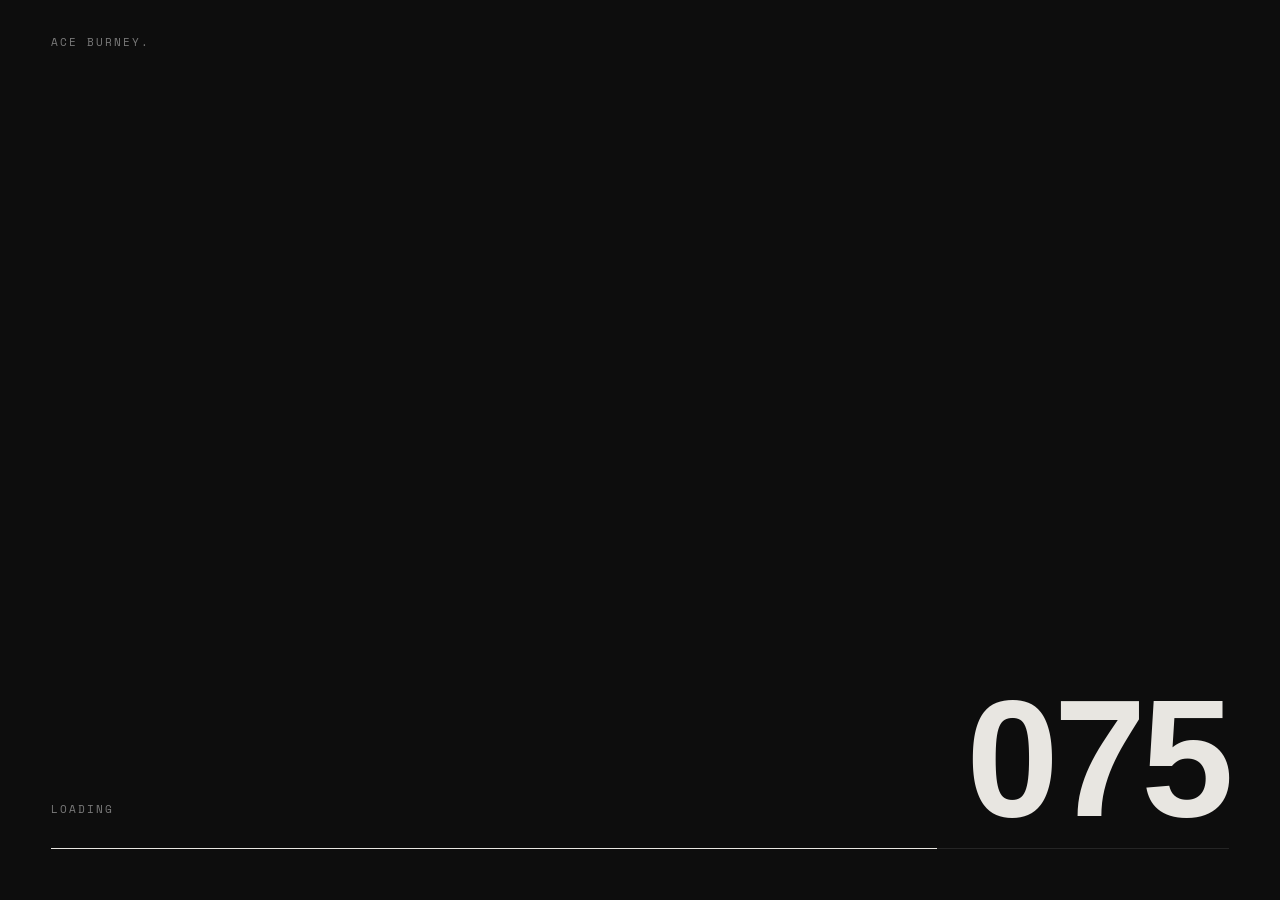
<file: index.html>
<!DOCTYPE html>
<html lang="en">
<head>
<meta charset="utf-8">
<meta name="viewport" content="width=device-width, initial-scale=1, viewport-fit=cover">
<title>Ace Burney — Product, Tech, Creative</title>
<meta name="description" content="Ascencion 'Ace' Burney — product leader and builder in Austin, TX. Product strategy, systems design, and AI-driven automation.">
<meta name="author" content="Ace Burney">
<meta name="theme-color" content="#0D0D0D">
<meta name="color-scheme" content="dark">
<link rel="canonical" href="https://aceburney.com/">
<meta property="og:type" content="website">
<meta property="og:site_name" content="Ace Burney">
<meta property="og:title" content="Ace Burney — Product, Tech, Creative">
<meta property="og:description" content="Product strategy, systems design, and AI-driven automation. Austin, TX.">
<meta property="og:url" content="https://aceburney.com/">
<meta property="og:image" content="https://aceburney.com/assets/portrait.jpg">
<meta name="twitter:card" content="summary_large_image">
<meta name="twitter:title" content="Ace Burney — Product, Tech, Creative">
<meta name="twitter:description" content="Product strategy, systems design, and AI-driven automation. Austin, TX.">
<meta name="twitter:image" content="https://aceburney.com/assets/portrait.jpg">
<link rel="icon" href="/assets/favicon/favicon.svg" type="image/svg+xml">
<link rel="icon" href="/assets/favicon/favicon-32.png" sizes="32x32" type="image/png">
<link rel="apple-touch-icon" href="/assets/favicon/favicon-180.png">
<script type="application/ld+json">
{
  "@context": "https://schema.org",
  "@graph": [
    {
      "@type": "WebSite",
      "@id": "https://aceburney.com/#website",
      "url": "https://aceburney.com/",
      "name": "Ace Burney",
      "publisher": { "@id": "https://aceburney.com/#person" }
    },
    {
      "@type": "Person",
      "@id": "https://aceburney.com/#person",
      "name": "Ace Burney",
      "alternateName": ["Ascencion Burney", "Ascencion \"Ace\" Burney"],
      "givenName": "Ascencion",
      "familyName": "Burney",
      "url": "https://aceburney.com/",
      "image": "https://aceburney.com/assets/portrait.jpg",
      "jobTitle": "Founder & Product Lead",
      "worksFor": { "@type": "Organization", "name": "Omery", "url": "https://omery.studio" },
      "homeLocation": { "@type": "Place", "address": { "@type": "PostalAddress", "addressLocality": "Austin", "addressRegion": "TX", "addressCountry": "US" } },
      "email": "mailto:ascencion@aceburney.com",
      "sameAs": [
        "https://www.linkedin.com/in/aceburney/",
        "https://www.instagram.com/asxenxion/",
        "https://x.com/asxenxion",
        "https://vimeo.com/aceburney",
        "https://omery.studio"
      ],
      "knowsAbout": ["Product Strategy", "Systems Design", "AI Automation", "Brand Design", "Creative Direction", "Photography", "Film"]
    }
  ]
}
</script>
<link rel="preconnect" href="https://fonts.googleapis.com">
<link rel="preconnect" href="https://fonts.gstatic.com" crossorigin>
<link href="https://api.fontshare.com/v2/css?f[]=clash-display@700,600&display=swap" rel="stylesheet">
<link href="https://fonts.googleapis.com/css2?family=Space+Mono:wght@400;700&display=swap" rel="stylesheet">
<link href="https://fonts.googleapis.com/css2?family=Anton&display=swap" rel="stylesheet">
<style>
  * { margin: 0; padding: 0; box-sizing: border-box; }
  html, body { height: 100%; background: #0D0D0D; }
  body { overflow: hidden; }
  a { color: #7A7A7A; text-decoration: none; }
  a:hover { color: #EDE9E0; }
  @keyframes ab-spin { to { transform: rotate(360deg); } }
  @keyframes ab-rise { from { opacity: 0; transform: translateY(48px); } to { opacity: 1; transform: translateY(0); } }
  @keyframes ab-fade { from { opacity: 0; } to { opacity: 1; } }
  @keyframes ab-dotpulse { 0%,100% { opacity: 1; box-shadow: 0 0 0 0 rgba(111,191,138,0.5); } 50% { opacity: 0.65; box-shadow: 0 0 0 5px rgba(111,191,138,0); } }
  @keyframes ab-grain {
    0%   { transform: translate(0,0); }
    10%  { transform: translate(-6%,-4%); }
    20%  { transform: translate(-11%,6%); }
    30%  { transform: translate(6%,-11%); }
    40%  { transform: translate(-4%,14%); }
    50%  { transform: translate(-12%,4%); }
    60%  { transform: translate(14%,0); }
    70%  { transform: translate(0,11%); }
    80%  { transform: translate(-14%,-3%); }
    90%  { transform: translate(10%,6%); }
    100% { transform: translate(4%,0); }
  }
  @keyframes ab-breathe {
    0%,100% { opacity: 0.72; transform: scale(1) translateY(0); }
    50%     { opacity: 1; transform: scale(1.07) translateY(-1.4%); }
  }
  @media (prefers-reduced-motion: reduce) { [data-motion] { animation: none !important; } }
  /* Omery arrow beckon — two gentle up-right nudges, then quiet; 6s period drifts against the 5.2s About pulse */
  [data-omery-arrow] { animation: ab-beckon 6s ease-in-out 1s infinite; }
  @keyframes ab-beckon {
    0%, 16%, 100% { transform: translate(0,0); color: #7A7A7A; }
    4%, 12% { transform: translate(2px,-2px); color: #e8e6e1; }
    8% { transform: translate(0,0); color: #9a958b; }
  }
  [data-omery]:hover [data-omery-arrow] { animation: none; transform: translate(2px,-2px); color: #EDE9E0; transition: transform .3s cubic-bezier(.16,1,.3,1), color .3s ease; }
  @media (prefers-reduced-motion: reduce) { [data-omery-arrow] { animation: none; } }

  /* desktop menu open: the page narrows to the space left of the panel, so the name re-centres there on its own */
  /* the name stacks, as on phones, whenever one line doesn't fit the space it has (set by fitHead below) */
  html.head-stack [data-m="head"] { flex-direction: column !important; gap: 0.1em !important; align-items: center !important; }
  html.head-stack [data-m="head"] > span:first-child { margin-right: 14px !important; }
  @media (max-width: 640px) {
    body { overflow-x: hidden; }
    /* menu open: the page drops by the menu's height (--sm-push), so lift the name half that to keep it centred in what's left */
    html.sm-anim [data-head] { transition: transform .5s cubic-bezier(.32,.72,0,1); }
    html.sm-crunch [data-head] { transform: translateY(calc(var(--sm-push, 0px) * -0.5)); }
    html.sm-drag [data-head] { transition: none; }
    [data-m="menu"] { top: 20px !important; right: 20px !important; font-size: 9.5px !important; }
    [data-m="head"] { flex-direction: column !important; gap: 0.1em !important; align-items: center !important; }
    [data-m="head"] > span:first-child { margin-right: 14px !important; }
    [data-m="avail"] { top: 20px !important; left: 20px !important; font-size: 9.5px !important; max-width: 42vw; }
    [data-m="start"] { top: 20px !important; right: 20px !important; font-size: 9.5px !important; }
    [data-m="austin"] { bottom: 22px !important; left: auto !important; right: 20px !important; font-size: 9.5px !important; }
    [data-m="omery"] { bottom: 22px !important; left: 20px !important; font-size: 9.5px !important; letter-spacing: 0.16em !important; }
    [data-m="omery-full"] { display: none !important; }
    [data-m="omery-short"] { display: inline !important; }
  }
  @media (max-width: 380px) {
    [data-m="avail"] { display: none !important; }
  }
</style>
<link rel="stylesheet" href="/assets/site-menu.css?v=17">
<script src="/assets/site-menu.js?v=20" defer></script>
</head>
<body>
<div data-root style="position:relative; width:100%; min-height:100dvh; background:#0D0D0D; overflow:hidden; cursor:none; -webkit-tap-highlight-color:transparent;">

  <!-- Ambient volumetric lights — rendered on a 15%-res canvas, CSS-scaled up (cheap) -->
  <canvas data-ambient style="position:absolute; inset:0; z-index:0; width:100%; height:100%; pointer-events:none; display:block;"></canvas>

  <!-- Cursor particle constellation (reveals + scatters near the cursor) -->
  <canvas data-particle style="position:absolute; inset:0; z-index:6; width:100%; height:100%; pointer-events:none; display:block;"></canvas>

  <!-- radial glow + vignette -->
  <div data-motion style="position:absolute; inset:0; pointer-events:none; transform-origin:50% 34%; animation:ab-breathe 17s ease-in-out infinite; background:
      radial-gradient(ellipse 70% 55% at 50% 30%, rgba(237,233,224,0.07), rgba(237,233,224,0) 62%),
      radial-gradient(ellipse 60% 60% at 50% 42%, rgba(180,150,90,0.05), rgba(0,0,0,0) 55%),
      radial-gradient(circle at 50% 44%, rgba(0,0,0,0) 38%, rgba(0,0,0,0.55) 100%);"></div>

  <!-- film grain (living) -->
  <div data-motion style="position:absolute; inset:-60%; pointer-events:none; opacity:0.06; mix-blend-mode:overlay; animation:ab-grain 0.7s steps(1) infinite; background-image:url('data:image/svg+xml,%3Csvg xmlns=%22http://www.w3.org/2000/svg%22 width=%22140%22 height=%22140%22%3E%3Cfilter id=%22n%22%3E%3CfeTurbulence type=%22fractalNoise%22 baseFrequency=%220.85%22 numOctaves=%222%22 stitchTiles=%22stitch%22/%3E%3C/filter%3E%3Crect width=%22100%25%22 height=%22100%25%22 filter=%22url(%23n)%22/%3E%3C/svg%3E'); background-size:200px 200px;"></div>

  <!-- top-left: availability, which is also the way into the intake form.
       Playing with the name still cycles the disciplines here; hovering it offers Start a Project, clicking opens /start. -->
  <a href="/start" data-avail data-m="avail" aria-label="Available for projects. Start a project" style="position:absolute; top:34px; left:60px; z-index:20; white-space:nowrap; font-family:'Space Mono',monospace; font-size:11px; letter-spacing:0.18em; color:#7A7A7A; text-transform:uppercase; text-decoration:none; transition:color .3s ease; animation:ab-fade 1.2s ease 0.7s both;">Available for projects</a>

  <!-- center stack -->
  <div style="position:absolute; inset:0; display:flex; flex-direction:column; align-items:center; justify-content:center; padding:0 24px; text-align:center; pointer-events:none;">

    <!-- headline -->
    <h1 data-head data-m="head" style="margin:0; font-size:1em; font-weight:400; user-select:none; cursor:none; pointer-events:auto; display:flex; flex-wrap:nowrap; align-items:baseline; justify-content:center; gap:clamp(1rem, 4vw, 4rem);">
      <span style="display:block; font-family:'Helvetica Neue',Helvetica,Arial,sans-serif; font-weight:700; color:#e8e6e1; text-transform:uppercase; font-size:clamp(2.4rem, 12.5vw, 15rem); line-height:0.9; letter-spacing:-0.01em; white-space:nowrap; animation:ab-rise 1s cubic-bezier(.2,.8,.2,1) 0.05s both;">
        <span data-k style="display:inline-block; will-change:transform; transition:transform .82s cubic-bezier(.34,1.28,.4,1);">A</span><span data-k style="display:inline-block; will-change:transform; transition:transform .82s cubic-bezier(.34,1.28,.4,1);">C</span><span data-k style="display:inline-block; will-change:transform; transition:transform .82s cubic-bezier(.34,1.28,.4,1);">E</span>
      </span>
      <span style="display:block; font-family:'Helvetica Neue',Helvetica,Arial,sans-serif; font-weight:700; color:#e8e6e1; text-transform:uppercase; font-size:clamp(2.4rem, 12.5vw, 15rem); line-height:0.9; letter-spacing:-0.01em; white-space:nowrap; animation:ab-rise 1s cubic-bezier(.2,.8,.2,1) 0.16s both;">
        <span data-k style="display:inline-block; will-change:transform; transition:transform .82s cubic-bezier(.34,1.28,.4,1);">B</span><span data-k style="display:inline-block; will-change:transform; transition:transform .82s cubic-bezier(.34,1.28,.4,1);">U</span><span data-k style="display:inline-block; will-change:transform; transition:transform .82s cubic-bezier(.34,1.28,.4,1);">R</span><span data-k style="display:inline-block; will-change:transform; transition:transform .82s cubic-bezier(.34,1.28,.4,1);">N</span><span data-k style="display:inline-block; will-change:transform; transition:transform .82s cubic-bezier(.34,1.28,.4,1);">E</span><span data-k style="display:inline-block; will-change:transform; transition:transform .82s cubic-bezier(.34,1.28,.4,1);">Y</span><span data-k style="display:inline-block; will-change:transform; transition:transform .82s cubic-bezier(.34,1.28,.4,1);">.</span>
      </span>
    </h1>

    <p style="position:absolute; width:1px; height:1px; overflow:hidden; clip:rect(0 0 0 0); clip-path:inset(50%); white-space:nowrap;">Ascencion "Ace" Burney is a product leader and builder in Austin, Texas, working across product strategy, systems design, and AI-driven automation.</p>
  </div>

  <!-- footer -->
  <!-- top-right: the site menu (shared: /assets/site-menu.js + .css). Reads "Menu", periodically scrambles to "Explore". -->
  <button type="button" data-menu-toggle class="sm-toggle" data-m="menu" style="position:absolute; top:34px; right:60px; z-index:20; animation:ab-fade 1.2s ease 0.7s both;">Menu</button>
  <!-- site footer (shared styles: /assets/site-menu.css) -->
  <footer class="site-foot site-foot--pinned">
    <a class="site-foot-omery" href="https://omery.studio" target="_blank" rel="noopener" aria-label="Omery, design and systems studio (opens in a new tab)"><span class="sf-full">Omery &middot; Design &amp; Systems Studio</span><span class="sf-short">Omery</span><span class="sf-arrow" aria-hidden="true">↗</span></a>
    <span>Austin, Texas</span>
  </footer>

  <!-- custom cursor -->
  <div data-cursor style="position:fixed; top:0; left:0; width:26px; height:26px; border:1px solid rgba(237,233,224,0.55); border-radius:50%; pointer-events:none; z-index:9999; transform:translate(-100px,-100px); transition:width .25s ease, height .25s ease, background-color .25s ease, border-color .25s ease; mix-blend-mode:difference;"></div>

  <!-- scene-cut transition overlay (page-to-page) -->
  <div data-transition style="position:fixed; inset:0; z-index:9998; background:#0D0D0D; transform:translateY(-101%); pointer-events:none; will-change:transform; transition:transform 520ms cubic-bezier(.76,0,.24,1); display:flex; align-items:center; justify-content:center;">
    <div style="text-align:center; padding:0 24px;">
      <div data-transition-eyebrow style="font-family:'Space Mono',monospace; font-size:11px; letter-spacing:0.22em; color:#7A7A7A; text-transform:uppercase; margin-bottom:22px; opacity:0; transition:opacity .5s ease;">— Now Arriving —</div>
      <div data-transition-label style="font-family:'Helvetica Neue',Helvetica,Arial,sans-serif; font-weight:700; color:#e8e6e1; text-transform:uppercase; font-size:clamp(3rem,11vw,9rem); line-height:0.9; letter-spacing:-0.03em; opacity:0; transition:opacity .3s ease; white-space:nowrap;">&nbsp;</div>
    </div>
  </div>

  <!-- page loader (slides up on complete) -->
  <div data-loader style="position:absolute; inset:0; z-index:9990; background:#0D0D0D; display:flex; flex-direction:column; justify-content:flex-end; padding:clamp(24px,4vw,60px); will-change:transform; transition:transform 1s cubic-bezier(.76,0,.24,1);">
    <div style="position:absolute; top:clamp(24px,4vw,34px); left:clamp(24px,4vw,60px); font-family:'Space Mono',monospace; font-size:11px; letter-spacing:0.18em; color:#7A7A7A; text-transform:uppercase;">Ace Burney.</div>
    <div style="display:flex; align-items:flex-end; justify-content:space-between; gap:24px;">
      <div style="font-family:'Space Mono',monospace; font-size:11px; letter-spacing:0.18em; color:#7A7A7A; text-transform:uppercase; padding-bottom:0.6em;">Loading</div>
      <div data-counter style="font-family:'Helvetica Neue',Helvetica,Arial,sans-serif; font-weight:700; color:#e8e6e1; font-size:clamp(4rem,13vw,11rem); line-height:0.78; letter-spacing:-0.03em;">000</div>
    </div>
    <div style="margin-top:clamp(16px,2vw,24px); height:1px; width:100%; background:rgba(122,122,122,0.22); position:relative; overflow:hidden;">
      <div data-bar style="position:absolute; top:0; bottom:0; left:0; right:100%; background:#e8e6e1; transition:right .14s linear;"></div>
    </div>
  </div>

</div>

<script>
(function () {
  'use strict';

  const $ = (sel, ctx) => (ctx || document).querySelector(sel);
  const $$ = (sel, ctx) => Array.from((ctx || document).querySelectorAll(sel));
  const root = $('[data-root]');
  const head = $('[data-head]');
  const avail = $('[data-avail]');
  const emailEl = $('[data-email]');
  const cursor = $('[data-cursor]');
  const ambient = $('[data-ambient]');
  const particle = $('[data-particle]');
  const loader = $('[data-loader]');
  const counter = $('[data-counter]');
  const bar = $('[data-bar]');
  const letters = $$('[data-k]', root);
  const transition = $('[data-transition]');
  const transitionLabel = $('[data-transition-label]');
  const transitionEyebrow = $('[data-transition-eyebrow]');

  const state = {
    words: ['PRODUCT STRATEGY', 'STORY TELLING', 'BRAND DESIGN', 'PRODUCT DESIGN', 'DESIGN SYSTEMS', 'WEB DESIGN', 'PHOTOGRAPHY', 'FILM', 'AI AUTOMATION', 'CREATIVE TECHNOLOGY'],
    wi: 0,
    mx: -9999, my: -9999, mouseSpeed: 0,
    _pmx: 0, _pmy: 0,
    _cx: -100, _cy: -100,
  };
  const timers = {};

  // ---------- the name stacks when one line won't fit ----------
  // Room is the window width, less the menu panel while it's open on desktop. Checked on resize and
  // whenever the menu opens or closes.
  (function fitHead() {
    if (!head) return;
    const html = document.documentElement;
    const words = $$(':scope > span', head);
    const fit = () => {
      const panel = document.querySelector('.sm-panel');
      const menuOpen = html.classList.contains('sm-crunch') && innerWidth > 640;
      const room = innerWidth - (menuOpen && panel ? panel.offsetWidth : 0) - 48;
      const gap = Math.min(64, Math.max(16, innerWidth * 0.04));
      const oneLine = words.reduce((w, el) => w + el.offsetWidth, 0) + gap;
      const stack = oneLine > room;
      if (stack === html.classList.contains('head-stack')) return;
      // Glide between the two layouts: note where each word is, switch, then animate each word from its
      // old spot to its new one (BURNEY a beat behind ACE), so ACE BURNEY folds into ACE over BURNEY and back.
      const before = words.map((el) => el.getBoundingClientRect());
      html.classList.toggle('head-stack', stack);
      if (reduceMotion) return;
      words.forEach((el, i) => {
        const now = el.getBoundingClientRect();
        const dx = (before[i].left + before[i].width / 2) - (now.left + now.width / 2);
        const dy = (before[i].top + before[i].height / 2) - (now.top + now.height / 2);
        if (Math.abs(dx) < 1 && Math.abs(dy) < 1) return;
        el.animate([{ transform: 'translate(' + dx + 'px,' + dy + 'px)' }, { transform: 'translate(0,0)' }],
          { duration: 900, delay: i * 70, easing: 'cubic-bezier(.76,0,.24,1)', fill: 'backwards', composite: 'add' });
      });
    };
    const reduceMotion = matchMedia('(prefers-reduced-motion: reduce)').matches;
    fit();
    addEventListener('resize', fit);
    document.fonts && document.fonts.ready.then(fit);
    new MutationObserver(fit).observe(html, { attributes: true, attributeFilter: ['class'] });
  })();

  // ---------- mouse tracking (position + speed) ----------
  const onMove = (e) => {
    const dx = e.clientX - state._pmx;
    const dy = e.clientY - state._pmy;
    state.mouseSpeed = Math.min(Math.hypot(dx, dy), 60);
    state._pmx = e.clientX; state._pmy = e.clientY;
    state.mx = e.clientX; state.my = e.clientY;
  };
  window.addEventListener('mousemove', onMove);
  const onLeaveWin = () => { state.mx = -9999; state.my = -9999; state.mouseSpeed = 0; };
  document.addEventListener('mouseleave', onLeaveWin);
  window.addEventListener('blur', onLeaveWin);

  // ---------- shared scramble (34ms/frame, width-locked via NBSP) ----------
  function scramble(el, target, fast) {
    const chars = 'ABCDEFGHIJKLMNOPQRSTUVWXYZ0123456789#·/-';
    clearInterval(el._timer);
    const from = el.textContent || '';
    const len = Math.max(from.length, target.length);
    const queue = [];
    // `fast` tightens the frame spread (~370ms) to match the About page; default pace is unchanged
    const sSpread = fast ? 4 : 8, eBase = fast ? 4 : 8, eSpread = fast ? 5 : 10;
    for (let i = 0; i < len; i++) {
      const start = Math.floor(Math.random() * sSpread);
      const end = start + eBase + Math.floor(Math.random() * eSpread);
      queue.push({ to: target[i] || '', start, end, ch: '' });
    }
    let frame = 0;
    el._timer = setInterval(() => {
      let out = '';
      let done = 0;
      for (const q of queue) {
        if (frame >= q.end) { done++; out += q.to; }
        else if (frame >= q.start) {
          if (!q.ch || Math.random() < 0.32) q.ch = chars[Math.floor(Math.random() * chars.length)];
          out += q.ch;
        }
        else { out += ' '; }
      }
      el.textContent = out;
      frame++;
      if (done >= queue.length) clearInterval(el._timer);
    }, 34);
  }

  function nextWord() {
    if (!avail) return;
    scramble(avail, state.words[state.wi]);
    state.wi = (state.wi + 1) % state.words.length;
  }
  function resetWord() {
    if (avail) scramble(avail, 'AVAILABLE FOR PROJECTS');
  }

  // ---------- headline hover (magnetic letters + disciplines cue) — no navigation on click ----------
  head.addEventListener('mouseenter', nextWord);
  head.addEventListener('mouseleave', resetWord);

  // ---------- Available for projects — doubles as the way into the intake form ----------
  // Hovering it offers "Start a Project →" (the click opens /start); leaving restores the status line.
  if (avail) {
    avail.addEventListener('mouseenter', () => { avail.style.color = '#EDE9E0'; scramble(avail, 'START A PROJECT →', true); });
    avail.addEventListener('mouseleave', () => { avail.style.color = ''; resetWord(); });
    avail.addEventListener('focus', () => scramble(avail, 'START A PROJECT →', true));
    avail.addEventListener('blur', resetWord);
  }

  // ---------- Omery studio link — in-place scramble on hover (label only; the arrow span stays intact and pulses) ----------
  // Two labels: full (desktop) and short "Omery" (phone widths) — scramble whichever is visible.
  const omery = $('[data-omery]'), omeryFull = $('[data-omery-label]'), omeryShort = $('[data-omery-label-short]');
  if (omery && omeryFull) {
    const ftxt = omeryFull.textContent.trim(), stxt = omeryShort ? omeryShort.textContent.trim() : '';
    omery.addEventListener('mouseenter', () => {
      const vis = (omeryShort && omeryShort.offsetParent !== null) ? omeryShort : omeryFull;
      scramble(vis, vis === omeryShort ? stxt : ftxt, true);
    });
  }

  // ---------- email hover scramble (width-locked) ----------
  function setupEmail() {
    if (!emailEl) return;
    const textEl = emailEl.querySelector('[data-email-text]');
    const SRC = "Let's talk";
    const DST = 'ascencion@aceburney.com';
    const POOL = 'ABCDEFGHIJKLMNOPQRSTUVWXYZ';
    const DUR = 500;
    const THROTTLE = 60;
    const reduce = window.matchMedia('(prefers-reduced-motion: reduce)').matches;

    const lock = () => {
      textEl.textContent = DST;
      const w = textEl.getBoundingClientRect().width;
      textEl.style.minWidth = w + 'px';
      textEl.textContent = SRC;
    };
    if (document.fonts && document.fonts.ready) document.fonts.ready.then(lock); else lock();

    let timer = 0;
    let current = SRC;
    let fadeT = 0;

    const run = (target) => {
      clearInterval(timer);
      if (reduce) {
        textEl.style.transition = 'opacity .2s ease';
        textEl.style.opacity = '0';
        clearTimeout(fadeT);
        fadeT = setTimeout(() => {
          textEl.textContent = target; current = target; textEl.style.opacity = '1';
        }, 200);
        return;
      }
      const from = current;
      const len = Math.max(from.length, target.length);
      const settle = new Array(len);
      const lastSwap = new Array(len);
      const shown = new Array(len);
      for (let i = 0; i < len; i++) {
        settle[i] = (0.15 + Math.random() * 0.75) * DUR;
        lastSwap[i] = -Infinity;
        shown[i] = from[i] !== undefined ? from[i] : ' ';
      }
      const start = performance.now();
      const frame = () => {
        const now = performance.now();
        const t = now - start;
        let out = '';
        let done = 0;
        for (let i = 0; i < len; i++) {
          const tgt = target[i] !== undefined ? target[i] : ' ';
          if (t >= settle[i]) { out += tgt; done++; }
          else {
            if (now - lastSwap[i] >= THROTTLE) {
              shown[i] = POOL[(Math.random() * POOL.length) | 0];
              lastSwap[i] = now;
            }
            out += shown[i];
          }
        }
        textEl.textContent = out;
        if (done >= len) { clearInterval(timer); textEl.textContent = target; current = target; }
      };
      timer = setInterval(frame, 16);
      frame();
    };

    const enter = () => { cursorGrow(true); run(DST); };
    const leave = () => { cursorGrow(false); run(SRC); };
    emailEl.addEventListener('mouseenter', enter);
    emailEl.addEventListener('mouseleave', leave);
    emailEl.addEventListener('focus', enter);
    emailEl.addEventListener('blur', leave);
  }

  // ---------- scene-cut transition (page-to-page nav) ----------
  function pageLabelFromPath(path) {
    if (path === '/' || path === '/index.html' || path === '/index') return 'HOME';
    return path.replace(/^\/|\.html$/g, '').replace(/-/g, ' ').toUpperCase() || 'HOME';
  }

  function playSceneExit(destUrl, destLabel) {
    if (!transition || !transitionLabel) { location.href = destUrl; return; }
    // Reset from any prior entry that left it display:none / off-screen
    transition.style.transition = 'none';
    transition.style.display = 'flex';
    transition.style.transform = 'translateY(-101%)';
    transition.style.pointerEvents = 'auto';
    transitionLabel.style.opacity = '0';
    if (transitionEyebrow) transitionEyebrow.style.opacity = '0';
    transition.offsetHeight; // force reflow so the next transition applies
    transition.style.transition = 'transform 520ms cubic-bezier(.76,0,.24,1)';
    transition.style.transform = 'translateY(0)';
    setTimeout(() => {
      if (transitionEyebrow) transitionEyebrow.style.opacity = '1';
      transitionLabel.style.opacity = '1';
      scramble(transitionLabel, destLabel);
    }, 240);
    setTimeout(() => {
      try { sessionStorage.setItem('pendingEntry', destLabel); } catch(e) {}
      location.href = destUrl;
    }, 1050);
  }

  function initNavIntercept() {
    if (!transition) return;
    document.addEventListener('click', (e) => {
      const a = e.target.closest('a');
      if (!a) return;
      const href = a.getAttribute('href');
      if (!href || href.startsWith('mailto:') || href.startsWith('tel:') || href.startsWith('#')) return;
      if (a.target === '_blank') return;
      let url;
      try { url = new URL(href, location.href); } catch(_) { return; }
      if (url.origin !== location.origin) return;
      if (url.pathname === location.pathname) return;
      e.preventDefault();
      playSceneExit(url.href, pageLabelFromPath(url.pathname));
    });
  }

  function playSceneEntry() {
    if (!transition) return false;
    let pending = null;
    try { pending = sessionStorage.getItem('pendingEntry'); } catch(e) {}
    if (!pending) return false;
    try { sessionStorage.removeItem('pendingEntry'); } catch(e) {}
    // Kill the loader — the scene-cut overlay is doing the reveal
    if (loader) {
      loader.style.transition = 'none';
      loader.style.transform = 'translateY(-101%)';
      loader.style.pointerEvents = 'none';
      loader.style.display = 'none';
    }
    transition.style.transition = 'none';
    transition.style.transform = 'translateY(0)';
    transition.style.pointerEvents = 'auto';
    if (transitionEyebrow) transitionEyebrow.style.opacity = '1';
    transitionLabel.style.opacity = '1';
    transitionLabel.textContent = pending;
    transition.offsetHeight;
    transition.style.transition = 'transform 520ms cubic-bezier(.76,0,.24,1)';
    const readyPromise = Promise.all([
      (document.fonts && document.fonts.ready) ? document.fonts.ready : Promise.resolve(),
      (document.readyState === 'complete') ? Promise.resolve() : new Promise((r) => window.addEventListener('load', r, { once: true })),
    ]);
    Promise.race([readyPromise, new Promise((r) => setTimeout(r, 4000))]).then(() => {
      setTimeout(() => {
        if (transitionEyebrow) transitionEyebrow.style.opacity = '0';
        transitionLabel.style.opacity = '0';
        transition.style.transform = 'translateY(-101%)';
        setTimeout(() => {
          transition.style.display = 'none';
          transition.style.pointerEvents = 'none';
          try { sessionStorage.setItem('hasEntered', '1'); } catch(e) {}
        }, 620);
      }, 320);
    });
    return true;
  }

  // ---------- loader ----------
  function initLoader() {
    if (!loader) return;
    const finish = () => {
      try { sessionStorage.setItem('hasEntered', '1'); } catch(e) {}
      loader.style.transform = 'translateY(-101%)';
      loader.style.pointerEvents = 'none';
      setTimeout(() => { loader.style.display = 'none'; }, 1100);
    };
    // If we came in via scene-cut, transition overlay handles reveal — hide loader
    let pendingEntry = null;
    try { pendingEntry = sessionStorage.getItem('pendingEntry'); } catch(e) {}
    if (pendingEntry) {
      if (counter) counter.textContent = '100';
      if (bar) bar.style.right = '0%';
      loader.style.transition = 'none';
      loader.style.transform = 'translateY(-101%)';
      loader.style.pointerEvents = 'none';
      loader.style.display = 'none';
      return;
    }
    // Skip loader on subsequent in-session visits (e.g. About → Home)
    let hasEntered = false;
    try { hasEntered = sessionStorage.getItem('hasEntered') === '1'; } catch(e) {}
    if (hasEntered) {
      if (counter) counter.textContent = '100';
      if (bar) bar.style.right = '0%';
      loader.style.transition = 'none';
      loader.style.transform = 'translateY(-101%)';
      loader.style.pointerEvents = 'none';
      loader.style.display = 'none';
      return;
    }
    if (window.matchMedia('(prefers-reduced-motion: reduce)').matches) {
      if (counter) counter.textContent = '100';
      if (bar) bar.style.right = '0%';
      setTimeout(finish, 400);
      return;
    }
    let p = 0;
    let ready = false;
    const readyPromise = Promise.all([
      (document.fonts && document.fonts.ready) ? document.fonts.ready : Promise.resolve(),
      (document.readyState === 'complete') ? Promise.resolve()
        : new Promise((res) => window.addEventListener('load', res, { once: true })),
    ]);
    Promise.race([
      readyPromise,
      new Promise((res) => setTimeout(res, 6000)),
    ]).then(() => { ready = true; });
    timers.loader = setInterval(() => {
      const ceil = ready ? 100 : 90;
      p = Math.min(p + Math.random() * 14, ceil);
      if (p >= 100) {
        p = 100;
        clearInterval(timers.loader);
        if (counter) counter.textContent = '100';
        if (bar) bar.style.right = '0%';
        setTimeout(finish, 380);
      } else {
        if (counter) counter.textContent = String(Math.floor(p)).padStart(3, '0');
        if (bar) bar.style.right = (100 - p) + '%';
      }
    }, 90);
  }

  // ---------- custom cursor ----------
  function cursorGrow(big) {
    if (!cursor) return;
    cursor.style.width = big ? '46px' : '26px';
    cursor.style.height = big ? '46px' : '26px';
    cursor.style.backgroundColor = big ? 'rgba(237,233,224,0.9)' : 'transparent';
  }
  function initCustomCursor() {
    if (!cursor) return;
    // Driven by the unified pointer (mouse OR touch via state.mx/my): follows a mouse on desktop /
    // iPad-with-mouse, and trails the finger on touch — the same spotlight on every device.
    const hoverSel = 'a, button, [role="button"], [data-k], [data-head]';
    root.addEventListener('mouseover', (e) => { if (e.target.closest(hoverSel)) cursorGrow(true); });
    root.addEventListener('mouseout', (e) => { if (e.target.closest(hoverSel)) cursorGrow(false); });
    const loop = () => {
      state._cx += (state.mx - state._cx) * 0.18;
      state._cy += (state.my - state._cy) * 0.18;
      cursor.style.transform = 'translate(' + state._cx.toFixed(1) + 'px, ' + state._cy.toFixed(1) + 'px) translate(-50%, -50%)';
      requestAnimationFrame(loop);
    };
    requestAnimationFrame(loop);
  }

  // ---------- ambient volumetric lights ----------
  function initAmbient() {
    if (!ambient) return;
    const ctx = ambient.getContext('2d');
    const SCALE = 0.15;
    let w, h;
    const resize = () => {
      w = Math.max(1, Math.ceil((root.clientWidth || window.innerWidth) * SCALE));
      h = Math.max(1, Math.ceil((root.clientHeight || window.innerHeight) * SCALE));
      ambient.width = w; ambient.height = h;
    };
    resize();
    window.addEventListener('resize', resize, { passive: true });
    const lights = [
      { cx: 0.12, cy: 0.18, r: 0.40, a: 0.13, phase: 0 },
      { cx: 0.82, cy: 0.76, r: 0.34, a: 0.10, phase: 1.8 },
      { cx: 0.76, cy: 0.10, r: 0.30, a: 0.085, phase: 3.2 },
      { cx: 0.08, cy: 0.82, r: 0.32, a: 0.105, phase: 4.7 },
      { cx: 0.48, cy: 0.48, r: 0.26, a: 0.06, phase: 2.5 },
      { cx: 0.55, cy: 0.25, r: 0.28, a: 0.08, phase: 5.5 },
    ];
    const reduce = window.matchMedia('(prefers-reduced-motion: reduce)').matches;
    let t = 0;
    const draw = () => {
      ctx.clearRect(0, 0, w, h);
      t += 0.006;
      lights.forEach((l) => {
        const bx = (l.cx + Math.sin(t * 1.1 + l.phase) * 0.08 + Math.sin(t * 0.5 + l.phase * 2.3) * 0.05 + Math.sin(t * 0.2 + l.phase * 0.7) * 0.03) * w;
        const by = (l.cy + Math.cos(t * 0.9 + l.phase * 1.2) * 0.07 + Math.cos(t * 0.4 + l.phase * 1.8) * 0.06 + Math.cos(t * 0.15 + l.phase * 0.5) * 0.04) * h;
        const baseR = l.r * Math.min(w, h);
        for (let j = 0; j < 4; j++) {
          const ox = bx + Math.sin(t * (0.4 + j * 0.1) + j * 1.7 + l.phase) * baseR * 0.35;
          const oy = by + Math.cos(t * (0.35 + j * 0.08) + j * 2.3 + l.phase * 0.8) * baseR * 0.3;
          const sr = baseR * (0.55 + j * 0.12);
          const sa = l.a * (0.4 - j * 0.05);
          const grad = ctx.createRadialGradient(ox, oy, 0, ox, oy, sr * 1.2);
          grad.addColorStop(0, 'rgba(255,255,255,' + sa.toFixed(4) + ')');
          grad.addColorStop(0.5, 'rgba(255,255,255,' + (sa * 0.3).toFixed(4) + ')');
          grad.addColorStop(1, 'rgba(255,255,255,0)');
          ctx.fillStyle = grad;
          ctx.beginPath();
          const steps = 20;
          const seed = l.phase + j * 3.14;
          for (let s = 0; s <= steps; s++) {
            const angle = (s / steps) * Math.PI * 2;
            const distort = 1 + 0.25 * Math.sin(angle * 2 + t * 0.6 + seed) + 0.15 * Math.sin(angle * 3 + t * 0.4 + seed * 1.7) + 0.1 * Math.sin(angle * 5 + t * 0.9 + seed * 0.5);
            const pr = sr * distort;
            const px = ox + Math.cos(angle) * pr;
            const py = oy + Math.sin(angle) * pr;
            if (s === 0) ctx.moveTo(px, py); else ctx.lineTo(px, py);
          }
          ctx.closePath();
          ctx.fill();
        }
      });
      if (!reduce) requestAnimationFrame(draw);
    };
    draw();
  }

  // ---------- cursor particles ----------
  function initParticles() {
    if (!particle) return; // particles follow the unified pointer, so they work on touch too
    const ctx = particle.getContext('2d');
    const REVEAL_R = 200, REPULSE_R = 160, REPULSE_FORCE = 5, COLLAPSE_FORCE = 0.12;
    const HOME_SPRING = 0.004, FRICTION = 0.88, JITTER = 1.0, DART_CHANCE = 0.03, DART_FORCE = 4;
    const CONNECT_R = 55, SPACING = 35, SIZE = 1.1, COL = '232,228,222';
    let w, h, offX = 0, offY = 0, particles = [];
    const awake = new Set();   // dots still moving or visible, carried into the next frame
    const seedParticles = () => {
      particles = [];
      const cols = Math.ceil(w / SPACING) + 1;
      const rows = Math.ceil(h / SPACING) + 1;
      for (let r = 0; r < rows; r++) {
        for (let c = 0; c < cols; c++) {
          const hx = c * SPACING + (Math.random() - 0.5) * SPACING * 0.6;
          const hy = r * SPACING + (Math.random() - 0.5) * SPACING * 0.6;
          particles.push({ homeX: hx, homeY: hy, x: hx, y: hy, vx: 0, vy: 0, alpha: 0 });
        }
      }
    };
    const resize = () => {
      w = particle.width = root.clientWidth || window.innerWidth;
      h = particle.height = root.clientHeight || window.innerHeight;
      const rect = particle.getBoundingClientRect();
      offX = rect.left; offY = rect.top;
      seedParticles(); awake.clear();
    };
    resize();
    window.addEventListener('resize', resize, { passive: true });

    // Quiet when nothing is happening: once every dot has faded and settled, frames skip all work until the
    // cursor moves again. Dots are drawn as tiny squares and the lines are batched by brightness, so a busy
    // frame is a handful of draw calls instead of one per dot and one per line.
    let asleep = false;
    const R2 = (REVEAL_R * 1.3) * (REVEAL_R * 1.3), C2 = CONNECT_R * CONNECT_R, MAX_LINE_A = 0.072, BUCKETS = 8;
    const lineBuckets = Array.from({ length: BUCKETS }, () => []);
    const loop = () => {
      requestAnimationFrame(loop);
      const isMoving = state.mouseSpeed > 1.5;
      if (asleep && !isMoving) return;
      asleep = false;
      ctx.clearRect(0, 0, w, h);
      ctx.fillStyle = 'rgb(' + COL + ')';
      const mx = state.mx > -9000 ? state.mx - offX : -9999;
      const my = state.mx > -9000 ? state.my - offY : -9999;
      const visible = [];
      let active = false;
      // Only the dots that can react this frame: those around the cursor (by their home cell; dots are seeded
      // row by row on a SPACING grid) plus any still moving or fading from before.
      const cols = Math.ceil(w / SPACING) + 1, rows = Math.ceil(h / SPACING) + 1;
      const cand = new Set(awake);
      if (mx > -9000) {
        const reach = Math.ceil((REVEAL_R * 1.3) / SPACING) + 2;
        const c0 = Math.max(0, Math.floor(mx / SPACING) - reach), c1 = Math.min(cols - 1, Math.floor(mx / SPACING) + reach);
        const r0 = Math.max(0, Math.floor(my / SPACING) - reach), r1 = Math.min(rows - 1, Math.floor(my / SPACING) + reach);
        for (let r = r0; r <= r1; r++) for (let c = c0; c <= c1; c++) cand.add(r * cols + c);
      }
      awake.clear();
      for (const i of cand) {
        const p = particles[i]; if (!p) continue;
        const dx = p.x - mx, dy = p.y - my, d2 = dx * dx + dy * dy;
        const nearCursor = d2 < R2;
        const hasVel = Math.abs(p.vx) > 0.06 || Math.abs(p.vy) > 0.06;
        if (!nearCursor && !hasVel && p.alpha < 0.005) continue;
        const dist = Math.sqrt(d2);
        const targetA = (isMoving && nearCursor) ? Math.max(0, (1 - dist / REVEAL_R)) * 0.6 : 0;
        p.alpha += (targetA - p.alpha) * (targetA > p.alpha ? 0.12 : 0.05);
        if (isMoving && dist < REPULSE_R && dist > 0) {
          const f = (1 - dist / REPULSE_R) * REPULSE_FORCE;
          p.vx += (dx / dist) * f; p.vy += (dy / dist) * f;
          p.vx += (Math.random() - 0.5) * JITTER; p.vy += (Math.random() - 0.5) * JITTER;
          if (Math.random() < DART_CHANCE) { const a = Math.random() * Math.PI * 2; p.vx += Math.cos(a) * DART_FORCE; p.vy += Math.sin(a) * DART_FORCE; }
        } else if (!isMoving && dist < REVEAL_R && dist > 3 && p.alpha > 0.01) {
          p.vx -= (dx / dist) * COLLAPSE_FORCE; p.vy -= (dy / dist) * COLLAPSE_FORCE;
        }
        p.vx += (p.homeX - p.x) * HOME_SPRING; p.vy += (p.homeY - p.y) * HOME_SPRING;
        p.vx *= FRICTION; p.vy *= FRICTION; p.x += p.vx; p.y += p.vy;
        if (Math.abs(p.vx) > 0.06 || Math.abs(p.vy) > 0.06 || p.alpha > 0.005) { active = true; awake.add(i); }
        if (p.alpha > 0.008) {
          ctx.globalAlpha = p.alpha;
          ctx.fillRect(p.x - SIZE, p.y - SIZE, SIZE * 2, SIZE * 2);
          visible.push(p);
        }
      }
      for (let k = 0; k < BUCKETS; k++) lineBuckets[k].length = 0;
      for (let i = 0; i < visible.length; i++) for (let j = i + 1; j < visible.length; j++) {
        const a = visible[i], b = visible[j];
        const dx = a.x - b.x, dy = a.y - b.y, d2 = dx * dx + dy * dy;
        if (d2 < C2) {
          const lineA = (1 - Math.sqrt(d2) / CONNECT_R) * Math.min(a.alpha, b.alpha) * 0.12;
          lineBuckets[Math.min(BUCKETS - 1, Math.floor(lineA / MAX_LINE_A * BUCKETS))].push(a.x, a.y, b.x, b.y);
        }
      }
      ctx.lineWidth = 0.3; ctx.strokeStyle = 'rgb(' + COL + ')';
      for (let k = 0; k < BUCKETS; k++) {
        const L = lineBuckets[k]; if (!L.length) continue;
        ctx.globalAlpha = ((k + 0.5) / BUCKETS) * MAX_LINE_A;
        ctx.beginPath();
        for (let n = 0; n < L.length; n += 4) { ctx.moveTo(L[n], L[n + 1]); ctx.lineTo(L[n + 2], L[n + 3]); }
        ctx.stroke();
      }
      ctx.globalAlpha = 1;
      if (!active && !isMoving) asleep = true;   // everything has faded: rest until the cursor moves
    };
    loop();
  }

  // ---------- magnetic letter physics ----------
  function initLetterPhysics() {
    const isTouch = 'ontouchstart' in window || navigator.maxTouchPoints > 0;
    const hoverCap = matchMedia('(any-hover: hover)').matches; // mouse present (incl. iPad-with-mouse)
    const SPRING = 0.065;
    const DAMPING = 0.82;
    const THRESHOLD = hoverCap ? 420 : 200;
    const STRENGTH = hoverCap ? 110 : 60;

    const states = letters.map((el) => {
      el.style.pointerEvents = 'none';
      el.style.transition = 'none';
      el.style.willChange = 'transform';
      return { el, x: 0, y: 0, vx: 0, vy: 0, cx: 0, cy: 0 };
    });

    const measure = () => {
      for (const s of states) {
        const rect = s.el.getBoundingClientRect();
        s.cx = rect.left + rect.width / 2 - s.x;
        s.cy = rect.top + rect.height / 2 - s.y;
      }
    };
    if (document.fonts && document.fonts.ready) document.fonts.ready.then(measure);
    measure();
    requestAnimationFrame(measure);
    setTimeout(measure, 1300);
    window.addEventListener('resize', measure, { passive: true });

    let scrollEnergy = 0, scrollDir = 1, scrollActive = false;
    root.addEventListener('wheel', (e) => {
      e.preventDefault();
      const dir = e.deltaY > 0 ? 1 : -1;
      scrollEnergy = Math.min(scrollEnergy + Math.min(Math.abs(e.deltaY) / 120, 1.0), 12);
      scrollDir = dir;
      if (dir < 0) {
        const burst = Math.min(Math.abs(e.deltaY) / 50, 3);
        states.forEach((s, i) => {
          const angle = Math.random() * Math.PI * 2;
          const power = burst * (0.5 + Math.random());
          s.vx += Math.cos(angle) * power;
          s.vy += Math.sin(angle) * power - burst * 0.5;
          s.vx += (i % 2 === 0 ? 1 : -1) * burst * 0.3;
        });
      }
      scrollActive = true;
      clearTimeout(timers.scrollT);
      timers.scrollT = setTimeout(() => { scrollActive = false; }, 500);
    }, { passive: false });

    if (isTouch) {
      root.addEventListener('touchstart', (e) => {
        const t = e.touches[0];
        state._pmx = t.clientX; state._pmy = t.clientY;
        state.mx = t.clientX; state.my = t.clientY; state.mouseSpeed = 5;
      }, { passive: true });
      root.addEventListener('touchmove', (e) => {
        const t = e.touches[0];
        const dx = t.clientX - state._pmx, dy = t.clientY - state._pmy;
        state.mouseSpeed = Math.min(Math.hypot(dx, dy), 60);
        state._pmx = t.clientX; state._pmy = t.clientY;
        state.mx = t.clientX; state.my = t.clientY;
      }, { passive: true });
      root.addEventListener('touchend', () => {
        state.mouseSpeed = 0;
        setTimeout(() => { state.mx = -9999; state.my = -9999; }, 600);
      }, { passive: true });
    }

    const step = () => {
      state.mouseSpeed *= 0.92;
      if (state.mouseSpeed < 0.1) state.mouseSpeed = 0;
      const speedMult = 1 + state.mouseSpeed * 0.04;

      for (const s of states) {
        const el = s.el;
        const restX = s.cx;
        const restY = s.cy;
        const dx = restX - state.mx;
        const dy = restY - state.my;
        const dist = Math.sqrt(dx * dx + dy * dy);
        const hasCursor = state.mx > -9000;

        if (hasCursor && scrollEnergy > 0.1 && scrollDir > 0) {
          const attractStr = scrollEnergy * 0.006;
          s.vx += -dx * attractStr;
          s.vy += -dy * attractStr;
          s.vx *= 0.90; s.vy *= 0.90;
          const newDx = (restX + s.x + s.vx) - state.mx;
          if (dx !== 0 && Math.sign(newDx) !== Math.sign(dx)) { s.x = state.mx - restX; s.vx = 0; }
          const newDy = (restY + s.y + s.vy) - state.my;
          if (dy !== 0 && Math.sign(newDy) !== Math.sign(dy)) { s.y = state.my - restY; s.vy = 0; }
        } else if (dist < THRESHOLD && dist > 0) {
          const falloff = Math.pow(1 - dist / THRESHOLD, 2);
          const force = falloff * STRENGTH * speedMult;
          s.vx += (dx / dist) * force * 0.12;
          s.vy += (dy / dist) * force * 0.12;
        }
        s.vx += -s.x * SPRING;
        s.vy += -s.y * SPRING;
        s.vx *= DAMPING;
        s.vy *= DAMPING;
        s.x += s.vx;
        s.y += s.vy;
        const rot = s.vx * 1.8;
        const disp = Math.sqrt(s.x * s.x + s.y * s.y);
        const scale = scrollEnergy > 0.1 ? 1 : 1 + disp * 0.002;
        if (Math.abs(s.x) > 0.1 || Math.abs(s.y) > 0.1) {
          el.style.transform = 'translate(' + s.x.toFixed(1) + 'px,' + s.y.toFixed(1) + 'px) rotate(' + rot.toFixed(1) + 'deg) scale(' + scale.toFixed(3) + ')';
        } else {
          s.x = 0; s.y = 0; s.vx = 0; s.vy = 0;
          el.style.transform = '';
        }
      }
      if (!scrollActive) scrollEnergy *= 0.93; else scrollEnergy *= 0.97;
      requestAnimationFrame(step);
    };
    requestAnimationFrame(step);
  }

  // ---------- boot ----------
  initLetterPhysics();
  setupEmail();
  initCustomCursor();
  initAmbient();
  initParticles();
  initNavIntercept();
  // If we're arriving from a scene-cut, play the entry; otherwise fall through to loader
  if (!playSceneEntry()) initLoader();

  // Back/forward-cache restore keeps full-screen overlays frozen mid-animation, so hitting
  // Back would land on a stale scene-cut transition. Reset the overlay + loader on bfcache restore.
  window.addEventListener('pageshow', (e) => {
    if (!e.persisted) return;
    if (transition) {
      transition.style.transition = 'none';
      transition.style.transform = 'translateY(-101%)';
      transition.style.pointerEvents = 'none';
      transition.style.display = 'none';
      if (transitionLabel) transitionLabel.style.opacity = '0';
      if (transitionEyebrow) transitionEyebrow.style.opacity = '0';
    }
    if (loader) { loader.style.transition = 'none'; loader.style.transform = 'translateY(-101%)'; loader.style.display = 'none'; }
  });
})();
</script>
</body>
</html>
</file>
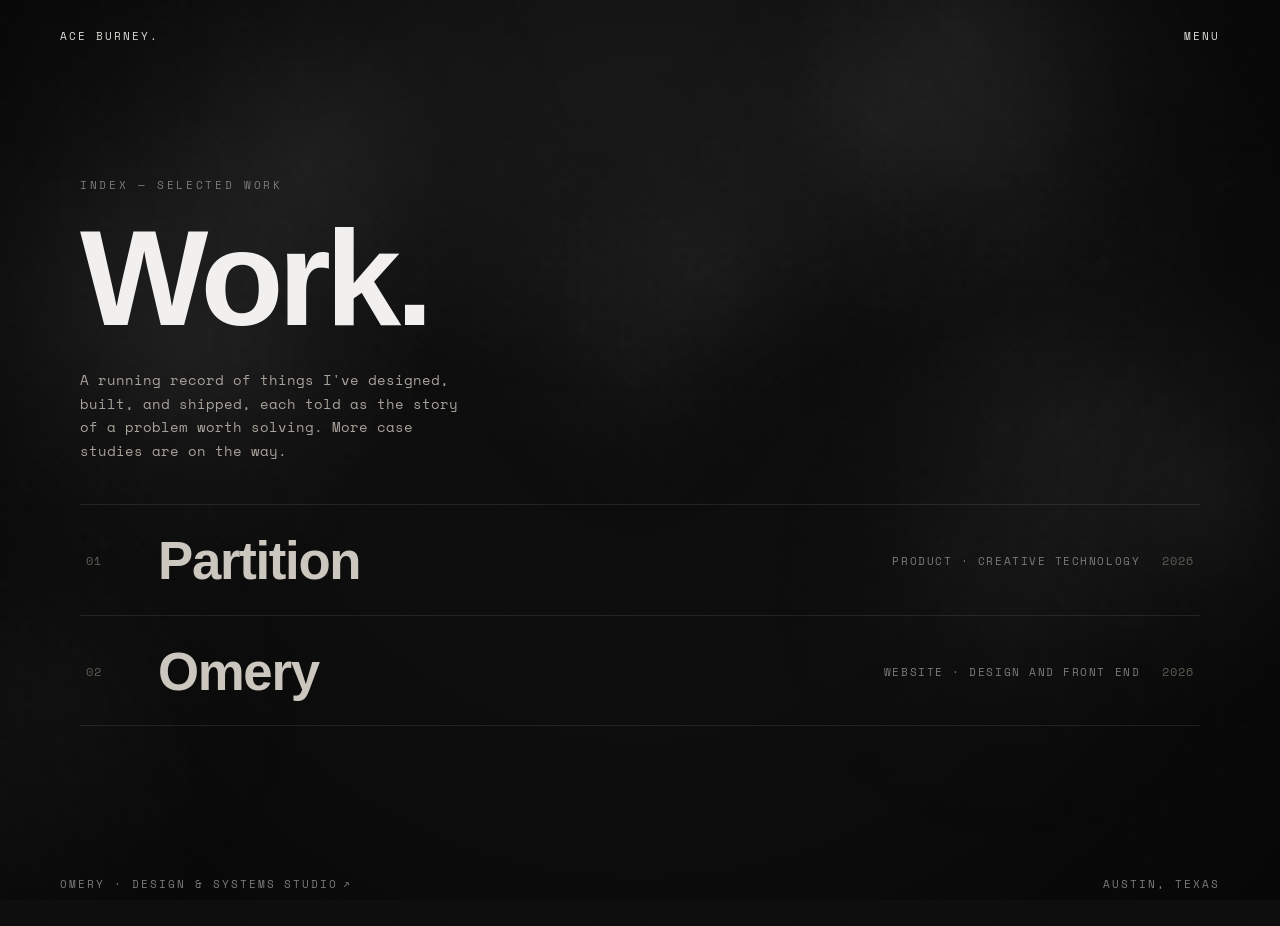
<file: work/index.html>
<!DOCTYPE html>
<html lang="en">
<head>
<meta charset="utf-8">
<meta name="viewport" content="width=device-width, initial-scale=1, viewport-fit=cover">
<title>Work — Ace Burney</title>
<meta name="description" content="Selected work by Ace Burney: product, systems, and creative technology, built and shipped.">
<meta name="robots" content="noindex, nofollow">
<link rel="canonical" href="https://aceburney.com/work">
<meta name="theme-color" content="#0D0D0D">
<meta name="color-scheme" content="dark">
<link rel="icon" href="/assets/favicon/favicon.svg" type="image/svg+xml">
<link rel="icon" href="/assets/favicon/favicon-32.png" sizes="32x32" type="image/png">
<link rel="apple-touch-icon" href="/assets/favicon/favicon-180.png">
<link rel="preconnect" href="https://fonts.googleapis.com">
<link rel="preconnect" href="https://fonts.gstatic.com" crossorigin>
<link href="https://fonts.googleapis.com/css2?family=Space+Mono:wght@400;700&display=swap" rel="stylesheet">
<style>
  * { margin: 0; padding: 0; box-sizing: border-box; }
  html, body { background: #0D0D0D; }
  body { color: #e8e6e1; overflow-x: hidden; }
  a { color: #7A7A7A; text-decoration: none; }
  ::selection { background: #e8e6e1; color: #0D0D0D; }
  @keyframes ab-fade { from { opacity: 0; } to { opacity: 1; } }
  @keyframes ab-grain {
    0%{transform:translate(0,0);}10%{transform:translate(-6%,-4%);}20%{transform:translate(-11%,6%);}30%{transform:translate(6%,-11%);}40%{transform:translate(-4%,14%);}50%{transform:translate(-12%,4%);}60%{transform:translate(14%,0);}70%{transform:translate(0,11%);}80%{transform:translate(-14%,-3%);}90%{transform:translate(10%,6%);}100%{transform:translate(4%,0);}
  }
  [data-reveal] { opacity: 0; transform: translateY(24px); transition: opacity .9s cubic-bezier(.16,1,.3,1), transform .9s cubic-bezier(.16,1,.3,1); }
  [data-reveal].in { opacity: 1; transform: none; }

  .work { position: relative; display: grid; grid-template-columns: 44px minmax(0,1fr) auto; align-items: baseline; column-gap: 28px; padding: 30px 6px 28px; border-top: 1px solid rgba(255,255,255,0.09); text-decoration: none; transition: background-color .4s ease; }
  .work-meta-row { display: flex; align-items: baseline; justify-content: flex-end; gap: 22px; align-self: center; }
  .work:last-of-type { border-bottom: 1px solid rgba(255,255,255,0.09); }
  .work-num { font-family: 'Space Mono', monospace; font-size: 12px; letter-spacing: 0.1em; color: #5f5b53; transition: color .4s ease; align-self: center; }
  .work-title { font-family: 'Helvetica Neue', Helvetica, Arial, sans-serif; font-weight: 700; font-size: clamp(1.7rem, calc(4.6 * var(--vw, 1vw)), 3.3rem); line-height: 0.98; letter-spacing: -0.025em; color: #cbc7bf; transition: color .4s ease, transform .5s cubic-bezier(.16,1,.3,1); }
  .work-cat { font-family: 'Space Mono', monospace; font-size: 11px; letter-spacing: 0.14em; text-transform: uppercase; color: #7A7A7A; align-self: center; transition: color .4s ease; }
  .work-year { font-family: 'Space Mono', monospace; font-size: 12px; letter-spacing: 0.08em; color: #5f5b53; align-self: center; transition: color .4s ease; }
  .work-thumb { display: none; }
  .work:hover { background-color: rgba(255,255,255,0.02); }
  .work:hover .work-title { color: #f2f0ef; transform: translateX(10px); }
  .work:hover .work-num { color: #a8a29a; }
  .work:hover .work-cat, .work:hover .work-year { color: #b4aea4; }
  .work.dim { opacity: 0.22; filter: grayscale(1); }

  .chip { font-family: 'Space Mono', monospace; font-size: 11px; letter-spacing: 0.14em; text-transform: uppercase; color: #7A7A7A; background: transparent; border: 1px solid rgba(255,255,255,0.12); border-radius: 100px; padding: 8px 15px; cursor: none; transition: color .3s ease, border-color .3s ease, background-color .3s ease; }
  .chip:hover { color: #e8e6e1; border-color: rgba(255,255,255,0.32); }
  .chip[aria-pressed="true"] { color: #0D0D0D; background: #e8e6e1; border-color: #e8e6e1; }

  [data-omery-foot] { color: inherit; text-decoration: none; transition: color .3s ease; }
  [data-omery-foot]:hover { color: #EDE9E0; }
  [data-omery-arrow] { animation: ab-beckon 6s ease-in-out 1s infinite; }
  @keyframes ab-beckon {
    0%, 16%, 100% { transform: translate(0,0); color: #7A7A7A; }
    4%, 12% { transform: translate(2px,-2px); color: #e8e6e1; }
    8% { transform: translate(0,0); color: #9a958b; }
  }
  [data-omery-foot]:hover [data-omery-arrow] { animation: none; transform: translate(2px,-2px); color: #EDE9E0; }
  @media (prefers-reduced-motion: reduce) { [data-omery-arrow] { animation: none; } }

  @media (max-width: 760px) {
    [data-m="omery-full"] { display: none !important; }
    [data-m="omery-short"] { display: inline !important; }
    .work { grid-template-columns: 1fr; column-gap: 0; row-gap: 12px; padding: 22px 0 26px; align-items: start; }
    .work-thumb { display: block; width: 100%; aspect-ratio: 16 / 9; border-radius: 6px; background-size: cover; background-position: center; position: relative; overflow: hidden; order: -1; }
    .work-thumb::after { content: attr(data-label); position: absolute; left: 12px; bottom: 10px; font-family: 'Space Mono', monospace; font-size: 9px; letter-spacing: 0.18em; text-transform: uppercase; color: rgba(232,230,225,0.5); }
    .work-num { display: none; }
    .work-title { color: #e8e6e1; font-size: clamp(1.9rem, calc(8.5 * var(--vw, 1vw)), 2.6rem); }
    .work:hover .work-title { transform: none; }
    .work-meta-row { display: flex; justify-content: space-between; align-items: baseline; gap: 16px; }
  }
</style>
<link rel="stylesheet" href="/assets/site-menu.css?v=17">
<script src="/assets/site-menu.js?v=20" defer></script>
</head>
<body>
<div data-root style="position:relative; width:100%; min-height:100dvh; display:flex; flex-direction:column; background:#0D0D0D; overflow-x:hidden; cursor:none; -webkit-tap-highlight-color:transparent;">

  <!-- ambient volumetric lights (fixed, behind everything) -->
  <canvas data-ambient style="position:fixed; inset:0; z-index:0; width:calc(100 * var(--vw, 1vw)); height:100vh; pointer-events:none; display:block;"></canvas>

  <!-- radial glow + vignette -->
  <div style="position:fixed; inset:0; z-index:1; pointer-events:none; background:
      radial-gradient(ellipse 70% 55% at 50% 12%, rgba(237,233,224,0.05), rgba(237,233,224,0) 60%),
      radial-gradient(circle at 50% 40%, rgba(0,0,0,0) 45%, rgba(0,0,0,0.5) 100%);"></div>

  <!-- film grain -->
  <div data-motion style="position:fixed; inset:-60%; z-index:2; pointer-events:none; opacity:0.05; mix-blend-mode:overlay; animation:ab-grain 0.7s steps(1) infinite; background-image:url('data:image/svg+xml,%3Csvg xmlns=%22http://www.w3.org/2000/svg%22 width=%22140%22 height=%22140%22%3E%3Cfilter id=%22n%22%3E%3CfeTurbulence type=%22fractalNoise%22 baseFrequency=%220.85%22 numOctaves=%222%22 stitchTiles=%22stitch%22/%3E%3C/filter%3E%3Crect width=%22100%25%22 height=%22100%25%22 filter=%22url(%23n)%22/%3E%3C/svg%3E'); background-size:200px 200px;"></div>

  <!-- floating hover preview (desktop) -->
  <div data-preview style="position:fixed; top:0; left:0; z-index:8; width:320px; height:210px; border-radius:8px; overflow:hidden; pointer-events:none; opacity:0; transform:translate(-50%,-50%) scale(0.94); transition:opacity .35s ease, transform .5s cubic-bezier(.16,1,.3,1); box-shadow:0 30px 80px rgba(0,0,0,0.55); border:1px solid rgba(255,255,255,0.08);">
    <div data-preview-img style="position:absolute; inset:0; background-size:cover; background-position:center;"></div>
    <div style="position:absolute; inset:0; background:linear-gradient(180deg, rgba(0,0,0,0) 40%, rgba(0,0,0,0.55));"></div>
    <div data-preview-cap style="position:absolute; left:16px; bottom:13px; font-family:'Space Mono',monospace; font-size:10px; letter-spacing:0.18em; text-transform:uppercase; color:rgba(232,230,225,0.75);">Preview</div>
  </div>

  <!-- ===== NAV ===== -->
  <nav style="position:fixed; top:0; left:0; right:0; z-index:30; display:flex; align-items:center; justify-content:space-between; padding:28px clamp(24px,calc(5 * var(--vw, 1vw)),60px); mix-blend-mode:difference;">
    <a href="/" data-scramble data-scramble-to="← BACK HOME" style="font-family:'Space Mono',monospace; font-size:11px; letter-spacing:0.18em; color:#e8e6e1; text-transform:uppercase;">Ace Burney.</a>
    <button type="button" data-menu-toggle class="sm-toggle">Menu</button>
  </nav>

  <!-- ===== CONTENT ===== -->
  <div style="position:relative; z-index:10; flex:1 0 auto; width:100%; max-width:1240px; margin:0 auto; padding:0 clamp(24px,calc(5 * var(--vw, 1vw)),60px);">

    <!-- HEADER -->
    <header style="min-height:56vh; display:flex; flex-direction:column; justify-content:flex-end; padding:140px 0 40px;">
      <div data-reveal style="font-family:'Space Mono',monospace; font-size:11px; letter-spacing:0.24em; color:#7A7A7A; text-transform:uppercase; margin-bottom:26px;">Index — Selected Work</div>
      <h1 data-reveal style="font-family:'Helvetica Neue',Helvetica,Arial,sans-serif; font-weight:700; font-size:clamp(3rem,calc(11 * var(--vw, 1vw)),8.5rem); line-height:0.88; letter-spacing:-0.04em; color:#f2f0ef;">Work.</h1>
      <p data-reveal style="margin-top:30px; max-width:44ch; font-family:'Space Mono',monospace; font-size:clamp(0.85rem,calc(1 * var(--vw, 1vw)),0.98rem); line-height:1.75; color:#a8a29a;">A running record of things I've designed, built, and shipped, each told as the story of a problem worth solving. More case studies are on the way.</p>
    </header>

    <!-- INDEX -->
    <section data-reveal data-worklist style="padding-bottom:60px;">

      <a class="work" data-work href="/work/partition" data-cats="product systems" style="--thumb:url('/assets/work/partition/floor-1200.webp');">
        <span class="work-num">01</span>
        <span class="work-title">Partition</span>
        <span class="work-thumb" data-work-thumb data-label="A control room for AI agents" aria-hidden="true"></span>
        <span class="work-meta-row"><span class="work-cat">Product · Creative Technology</span><span class="work-year">2026</span></span>
      </a>

      <a class="work" data-work href="/work/omery" data-cats="web design" style="--thumb:url('/assets/work/omery/hero-1200.webp');">
        <span class="work-num">02</span>
        <span class="work-title">Omery</span>
        <span class="work-thumb" data-work-thumb data-label="A studio website" aria-hidden="true"></span>
        <span class="work-meta-row"><span class="work-cat">Website · Design and front end</span><span class="work-year">2026</span></span>
      </a>

    </section>

    <!-- EMPTY STATE (shown when a filter matches nothing) -->
    <div data-empty style="display:none; padding:20px 0 80px; font-family:'Space Mono',monospace; font-size:12px; letter-spacing:0.14em; text-transform:uppercase; color:#5f5b53;">No work in this category yet.</div>

  </div>
  <!-- site footer (shared styles: /assets/site-menu.css) -->
  <footer class="site-foot">
    <a class="site-foot-omery" href="https://omery.studio" target="_blank" rel="noopener" aria-label="Omery, design and systems studio (opens in a new tab)"><span class="sf-full">Omery &middot; Design &amp; Systems Studio</span><span class="sf-short">Omery</span><span class="sf-arrow" aria-hidden="true">↗</span></a>
    <span>Austin, Texas</span>
  </footer>

  <!-- custom cursor -->
  <div data-cursor style="position:fixed; top:0; left:0; width:26px; height:26px; border:1px solid rgba(237,233,224,0.55); border-radius:50%; pointer-events:none; z-index:9999; transform:translate(-100px,-100px); transition:width .25s ease, height .25s ease, background-color .25s ease, border-color .25s ease; mix-blend-mode:difference;"></div>

  <!-- sweep overlay (reveal on load) -->
  <div data-sweep style="position:fixed; inset:0; z-index:9990; background:#0D0D0D; pointer-events:none; will-change:transform; transition:transform 1s cubic-bezier(.76,0,.24,1);"></div>

  <!-- scene-cut transition overlay (same as every other page) -->
  <div data-transition style="position:fixed; inset:0; z-index:9998; background:#0D0D0D; transform:translateY(-101%); pointer-events:none; will-change:transform; transition:transform 520ms cubic-bezier(.76,0,.24,1); display:flex; align-items:center; justify-content:center;">
    <div style="text-align:center; padding:0 24px;">
      <div data-transition-eyebrow style="font-family:'Space Mono',monospace; font-size:11px; letter-spacing:0.22em; color:#7A7A7A; text-transform:uppercase; margin-bottom:22px; opacity:0; transition:opacity .5s ease;">— Now Arriving —</div>
      <div data-transition-label style="font-family:'Helvetica Neue',Helvetica,Arial,sans-serif; font-weight:700; color:#e8e6e1; text-transform:uppercase; font-size:clamp(3rem,calc(11 * var(--vw, 1vw)),9rem); line-height:0.9; letter-spacing:-0.03em; opacity:0; transition:opacity .3s ease; white-space:nowrap;">&nbsp;</div>
    </div>
  </div>

</div>

<script>
(function () {
  'use strict';
  const $ = (s, c) => (c || document).querySelector(s);
  const $$ = (s, c) => Array.from((c || document).querySelectorAll(s));

  const root = $('[data-root]');
  const cursor = $('[data-cursor]');
  const ambient = $('[data-ambient]');
  const sweep = $('[data-sweep]');
  const preview = $('[data-preview]');
  const previewImg = $('[data-preview-img]');
  const previewCap = $('[data-preview-cap]');

  const state = { mx: -9999, my: -9999, _cx: -100, _cy: -100 };
  window.addEventListener('mousemove', (e) => { state.mx = e.clientX; state.my = e.clientY; });

  const canHover = matchMedia('(hover: hover) and (pointer: fine)').matches;

  // ---------- custom cursor ----------
  (function initCursor() {
    if (!cursor) return;
    if (!canHover) { cursor.style.display = 'none'; return; }
    root.addEventListener('mouseover', (e) => { if (e.target.closest('a, button, [data-cta]')) { cursor.style.width = '46px'; cursor.style.height = '46px'; cursor.style.backgroundColor = 'rgba(237,233,224,0.9)'; } });
    root.addEventListener('mouseout', (e) => { if (e.target.closest('a, button, [data-cta]')) { cursor.style.width = '26px'; cursor.style.height = '26px'; cursor.style.backgroundColor = 'transparent'; } });
    const loop = () => {
      state._cx += (state.mx - state._cx) * 0.18;
      state._cy += (state.my - state._cy) * 0.18;
      cursor.style.transform = 'translate(' + (state._cx - 13).toFixed(1) + 'px,' + (state._cy - 13).toFixed(1) + 'px)';
      requestAnimationFrame(loop);
    };
    requestAnimationFrame(loop);
  })();

  // ---------- ambient lights ----------
  (function initAmbient() {
    if (!ambient) return;
    const ctx = ambient.getContext('2d');
    const SCALE = 0.15; let w, h;
    const resize = () => { w = Math.max(1, Math.ceil(window.innerWidth * SCALE)); h = Math.max(1, Math.ceil(window.innerHeight * SCALE)); ambient.width = w; ambient.height = h; };
    resize();
    window.addEventListener('resize', resize, { passive: true });
    const lights = [
      { cx: 0.12, cy: 0.14, r: 0.40, a: 0.13, phase: 0 },
      { cx: 0.84, cy: 0.66, r: 0.34, a: 0.10, phase: 1.8 },
      { cx: 0.74, cy: 0.10, r: 0.30, a: 0.085, phase: 3.2 },
      { cx: 0.10, cy: 0.80, r: 0.32, a: 0.10, phase: 4.7 },
      { cx: 0.50, cy: 0.42, r: 0.26, a: 0.06, phase: 2.5 },
    ];
    const reduce = matchMedia('(prefers-reduced-motion: reduce)').matches;
    let t = 0;
    const draw = () => {
      ctx.clearRect(0, 0, w, h); t += 0.006;
      lights.forEach((l) => {
        const bx = (l.cx + Math.sin(t * 1.1 + l.phase) * 0.08 + Math.sin(t * 0.5 + l.phase * 2.3) * 0.05) * w;
        const by = (l.cy + Math.cos(t * 0.9 + l.phase * 1.2) * 0.07 + Math.cos(t * 0.4 + l.phase * 1.8) * 0.06) * h;
        const baseR = l.r * Math.min(w, h);
        for (let j = 0; j < 4; j++) {
          const ox = bx + Math.sin(t * (0.4 + j * 0.1) + j * 1.7 + l.phase) * baseR * 0.35;
          const oy = by + Math.cos(t * (0.35 + j * 0.08) + j * 2.3 + l.phase * 0.8) * baseR * 0.3;
          const sr = baseR * (0.55 + j * 0.12), sa = l.a * (0.4 - j * 0.05);
          const grad = ctx.createRadialGradient(ox, oy, 0, ox, oy, sr * 1.2);
          grad.addColorStop(0, 'rgba(255,255,255,' + sa.toFixed(4) + ')');
          grad.addColorStop(0.5, 'rgba(255,255,255,' + (sa * 0.3).toFixed(4) + ')');
          grad.addColorStop(1, 'rgba(255,255,255,0)');
          ctx.fillStyle = grad; ctx.beginPath(); ctx.arc(ox, oy, sr * 1.2, 0, Math.PI * 2); ctx.fill();
        }
      });
      if (!reduce) requestAnimationFrame(draw);
    };
    draw();
  })();

  // ---------- scramble (nav link hover) ----------
  function scrambleTo(el, target, dur) {
    if (!el) return;
    const pool = 'ABCDEFGHIJKLMNOPQRSTUVWXYZ0123456789#·/-←';
    clearInterval(el._t);
    const len = target.length;
    const q = [];
    const frames = Math.max(8, Math.round((dur || 500) / 34));
    for (let i = 0; i < len; i++) { const start = Math.floor(Math.random() * (frames / 3)); q.push({ to: target[i] || '', start, end: start + Math.floor(frames * (0.4 + Math.random() * 0.5)), ch: '' }); }
    let f = 0;
    el._t = setInterval(() => {
      let out = '', done = 0;
      for (const x of q) {
        if (f >= x.end) { done++; out += x.to; }
        else if (f >= x.start) { if (!x.ch || Math.random() < 0.32) x.ch = pool[(Math.random() * pool.length) | 0]; out += x.ch; }
        else out += (x.to === ' ' ? ' ' : ' ');
      }
      el.textContent = out; f++;
      if (done >= q.length) clearInterval(el._t);
    }, 34);
  }
  $$('[data-scramble]').forEach((el) => {
    const original = el.textContent.trim();
    const to = el.getAttribute('data-scramble-to') || original;
    el.addEventListener('mouseenter', () => scrambleTo(el, to, 420));
    el.addEventListener('mouseleave', () => scrambleTo(el, original, 360));
  });

  // ---------- reveal on scroll ----------
  (function initReveal() {
    const els = $$('[data-reveal]');
    if (!('IntersectionObserver' in window)) { els.forEach((e) => e.classList.add('in')); return; }
    const io = new IntersectionObserver((entries) => {
      entries.forEach((en) => { if (en.isIntersecting) { en.target.classList.add('in'); io.unobserve(en.target); } });
    }, { threshold: 0.12, rootMargin: '0px 0px -8% 0px' });
    els.forEach((e) => io.observe(e));
  })();

  // ---------- floating hover preview (desktop) ----------
  (function initPreview() {
    if (!canHover || !preview) return;
    let active = null;
    const px = { x: -400, y: -400 }, tgt = { x: -400, y: -400 };
    $$('[data-work]').forEach((row) => {
      const thumb = getComputedStyle(row).getPropertyValue('--thumb');
      const title = $('.work-title', row).textContent;
      row.addEventListener('mouseenter', () => {
        active = row;
        previewImg.style.backgroundImage = thumb;
        previewCap.textContent = title;
        preview.style.opacity = '1';
        preview.style.transform = 'translate(-50%,-50%) scale(1)';
      });
      row.addEventListener('mouseleave', () => {
        if (active === row) { active = null; preview.style.opacity = '0'; preview.style.transform = 'translate(-50%,-50%) scale(0.94)'; }
      });
    });
    window.addEventListener('mousemove', (e) => { tgt.x = e.clientX + 26; tgt.y = e.clientY - 10; });
    const loop = () => { px.x += (tgt.x - px.x) * 0.14; px.y += (tgt.y - px.y) * 0.14; preview.style.left = px.x.toFixed(1) + 'px'; preview.style.top = px.y.toFixed(1) + 'px'; requestAnimationFrame(loop); };
    requestAnimationFrame(loop);
  })();

  // ---------- fill mobile thumbnails from --thumb ----------
  $$('[data-work]').forEach((row) => {
    const thumb = $('[data-work-thumb]', row);
    if (thumb) thumb.style.backgroundImage = getComputedStyle(row).getPropertyValue('--thumb');
  });

  // ---------- category filter ----------
  (function initFilter() {
    const chips = $$('.chip');
    const rows = $$('[data-work]');
    const empty = $('[data-empty]');
    chips.forEach((chip) => {
      chip.addEventListener('click', () => {
        const f = chip.getAttribute('data-filter');
        chips.forEach((c) => c.setAttribute('aria-pressed', c === chip ? 'true' : 'false'));
        let shown = 0;
        rows.forEach((row) => {
          const cats = (row.getAttribute('data-cats') || '').split(' ');
          const match = f === 'all' || cats.includes(f);
          row.style.display = match ? '' : 'none';
          row.classList.remove('dim');
          if (match) shown++;
        });
        if (empty) empty.style.display = shown === 0 ? 'block' : 'none';
      });
    });
  })();

  // ---------- scene-cut page transition (same as every other page) ----------
  const transition = $('[data-transition]'), transitionLabel = $('[data-transition-label]'), transitionEyebrow = $('[data-transition-eyebrow]');
  function pageLabel(path) { const clean = path.replace(/\.html$/, '').replace(/\/$/, ''); if (!clean || clean === '/index') return 'HOME'; return clean.split('/').pop().replace(/-/g, ' ').toUpperCase(); }
  function playSceneExit(url, label) {
    if (!transition || !transitionLabel) { location.href = url; return; }
    transition.style.transition = 'none'; transition.style.display = 'flex'; transition.style.transform = 'translateY(-101%)'; transition.style.pointerEvents = 'auto';
    transitionLabel.style.opacity = '0'; if (transitionEyebrow) transitionEyebrow.style.opacity = '0'; transition.offsetHeight;
    transition.style.transition = 'transform 520ms cubic-bezier(.76,0,.24,1)'; transition.style.transform = 'translateY(0)';
    setTimeout(() => { if (transitionEyebrow) transitionEyebrow.style.opacity = '1'; transitionLabel.style.opacity = '1'; scrambleTo(transitionLabel, label, 420); }, 240);
    setTimeout(() => { try { sessionStorage.setItem('pendingEntry', label); } catch (e) {} location.href = url; }, 1050);
  }
  document.addEventListener('click', (e) => {
    const a = e.target.closest('a'); if (!a) return; const href = a.getAttribute('href');
    if (!href || href.startsWith('mailto:') || href.startsWith('tel:') || href.startsWith('#') || a.target === '_blank') return;
    if (e.metaKey || e.ctrlKey || e.shiftKey || e.altKey) return;
    let url; try { url = new URL(href, location.href); } catch (_) { return; }
    if (url.origin !== location.origin || url.pathname.replace(/\/$/, '') === location.pathname.replace(/\/$/, '')) return;
    e.preventDefault(); playSceneExit(url.href, pageLabel(url.pathname));
  });
  window.addEventListener('pageshow', (e) => {
    if (!e.persisted || !transition) return;
    transition.style.transition = 'none'; transition.style.transform = 'translateY(-101%)'; transition.style.pointerEvents = 'none'; transition.style.display = 'none';
    if (transitionLabel) transitionLabel.style.opacity = '0'; if (transitionEyebrow) transitionEyebrow.style.opacity = '0';
  });
  // arriving from another page: the overlay is already down showing this page's name, then lifts
  let arriving = null; try { arriving = sessionStorage.getItem('pendingEntry'); sessionStorage.removeItem('pendingEntry'); } catch (e) {}
  if (arriving && transition) {
    if (sweep) { sweep.style.transition = 'none'; sweep.style.display = 'none'; }
    transition.style.transition = 'none'; transition.style.transform = 'translateY(0)'; transition.style.pointerEvents = 'auto';
    if (transitionEyebrow) transitionEyebrow.style.opacity = '1';
    transitionLabel.style.opacity = '1'; transitionLabel.textContent = arriving; transition.offsetHeight;
    transition.style.transition = 'transform 520ms cubic-bezier(.76,0,.24,1)';
    const lift = () => setTimeout(() => {
      if (transitionEyebrow) transitionEyebrow.style.opacity = '0';
      transitionLabel.style.opacity = '0'; transition.style.transform = 'translateY(-101%)';
      setTimeout(() => { transition.style.display = 'none'; transition.style.pointerEvents = 'none'; }, 620);
    }, 320);
    if (document.readyState === 'complete') lift(); else window.addEventListener('load', lift, { once: true });
  }

  // ---------- sweep reveal on load ----------
  window.addEventListener('load', () => {
    requestAnimationFrame(() => { if (sweep) sweep.style.transform = 'translateY(-101%)'; });
  });
  setTimeout(() => { if (sweep) sweep.style.transform = 'translateY(-101%)'; }, 600);
})();
</script>
</body>
</html>
</file>
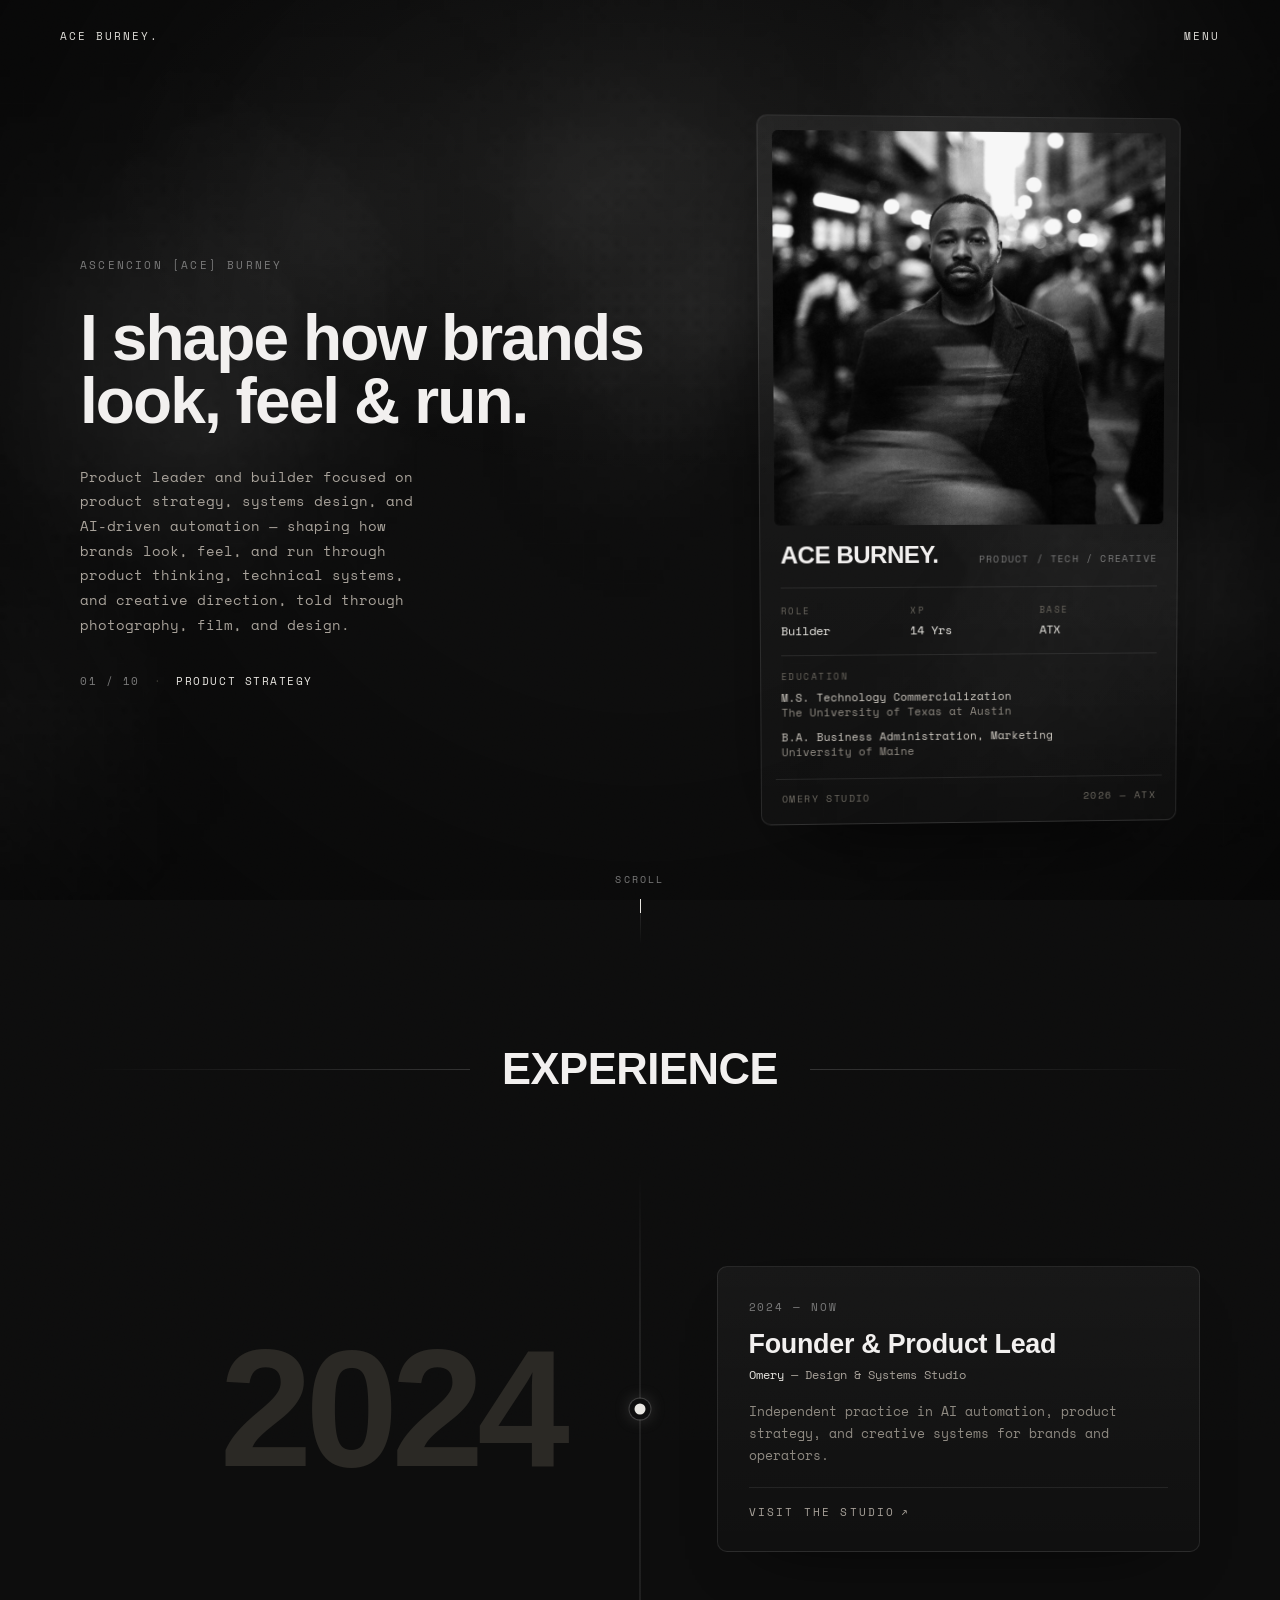
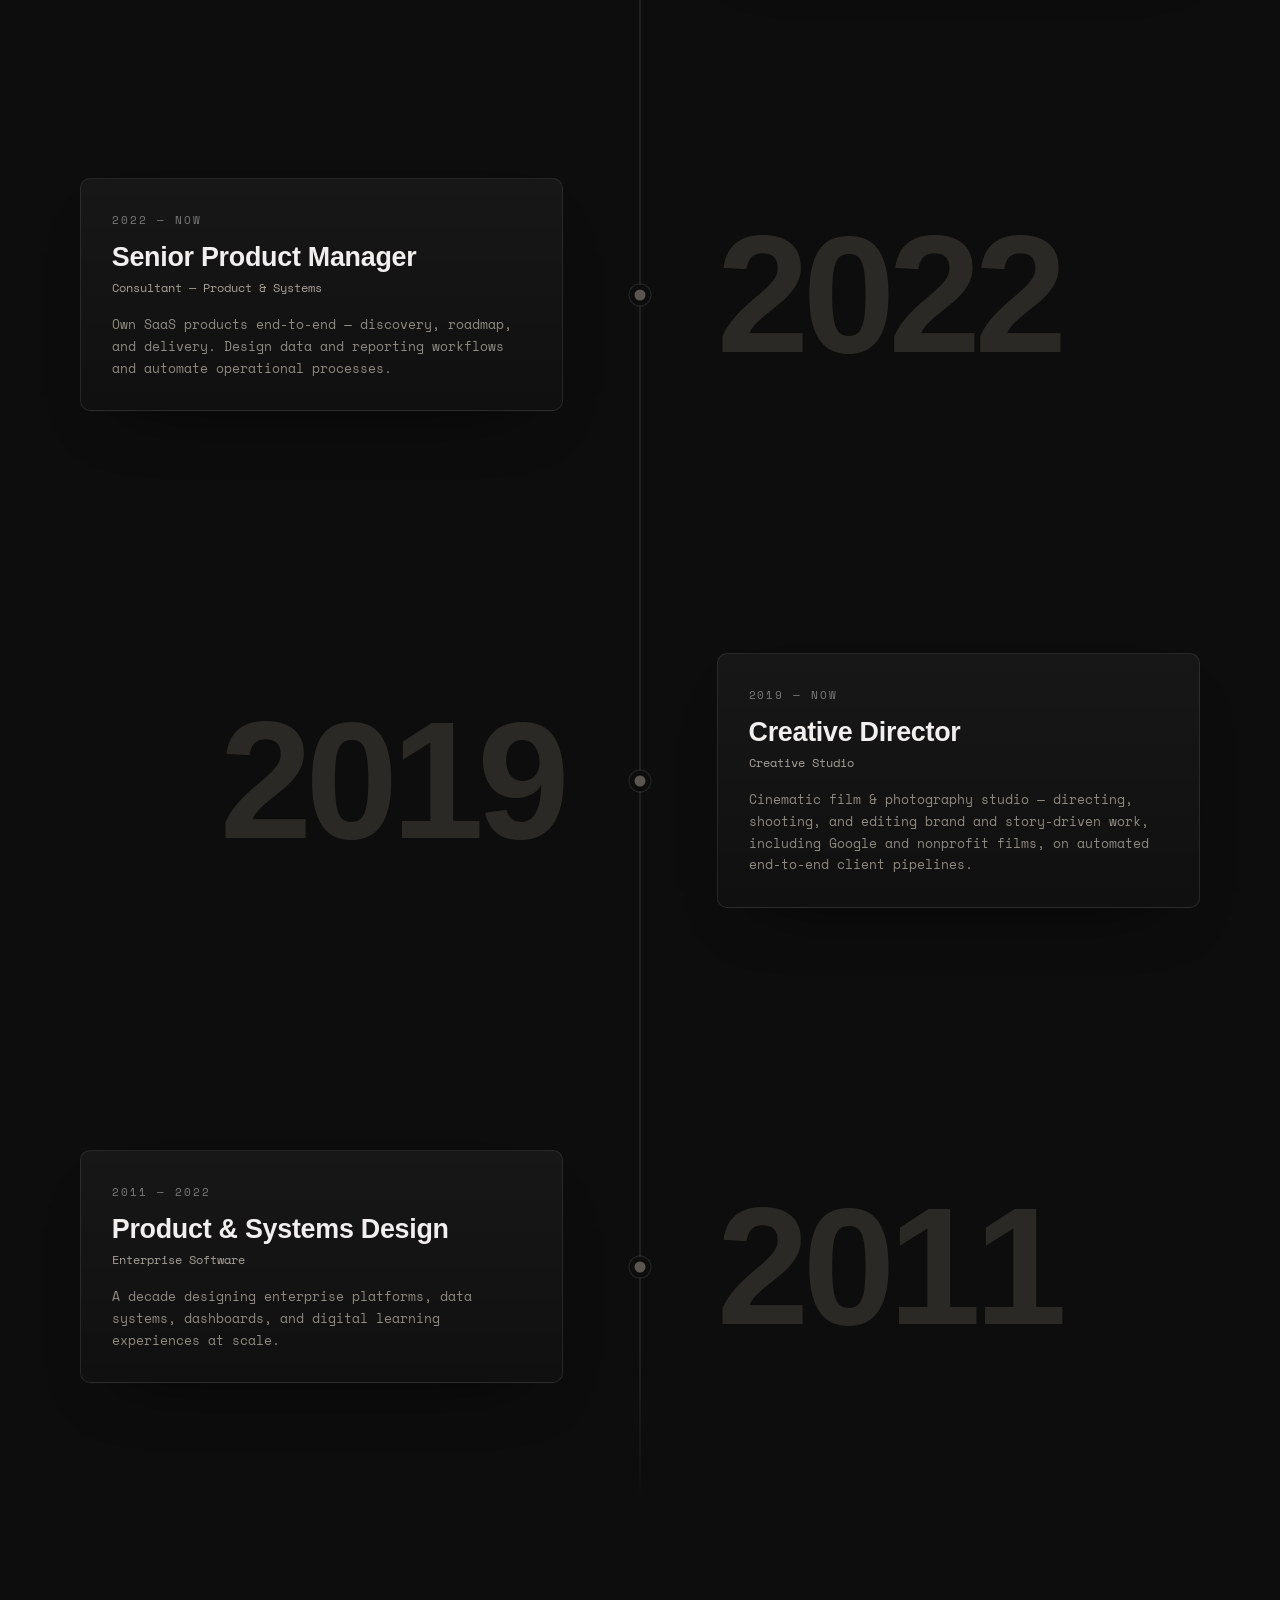
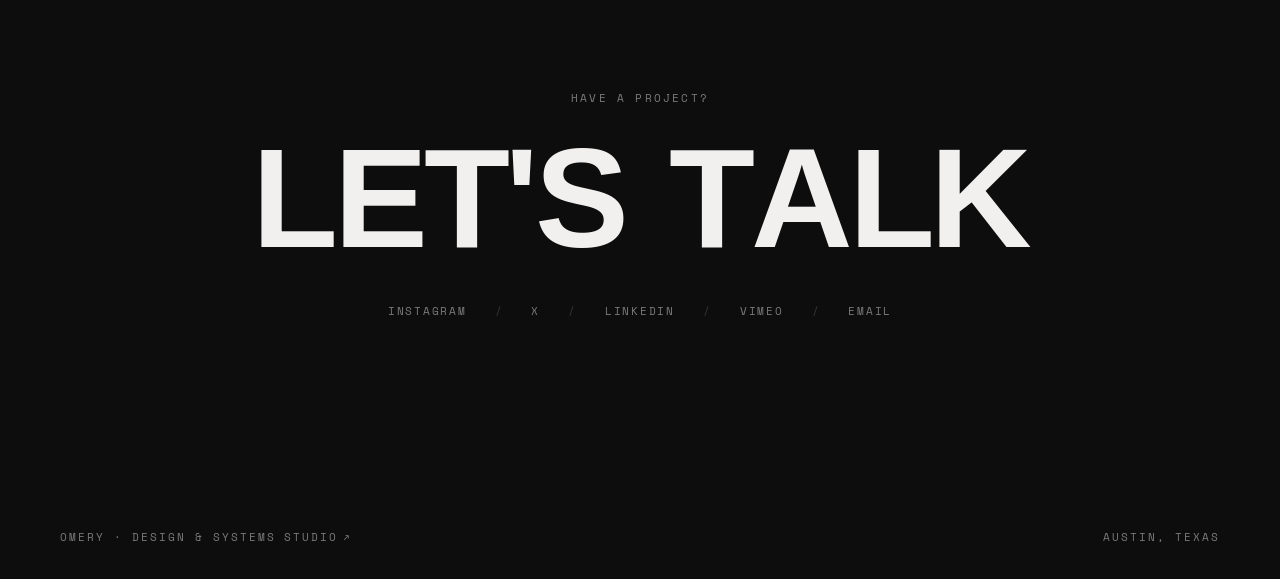
<file: about.html>
<!DOCTYPE html>
<html lang="en">
<head>
<meta charset="utf-8">
<meta name="viewport" content="width=device-width, initial-scale=1, viewport-fit=cover">
<title>About — Ace Burney</title>
<meta name="description" content="Ascencion 'Ace' Burney — Founder & Product Lead at Omery. Product strategy, systems design, and AI-driven automation. Austin, TX.">
<meta name="author" content="Ace Burney">
<meta name="theme-color" content="#0D0D0D">
<meta name="color-scheme" content="dark">
<link rel="canonical" href="https://aceburney.com/about">
<meta property="og:type" content="profile">
<meta property="og:site_name" content="Ace Burney">
<meta property="og:title" content="About — Ace Burney">
<meta property="og:description" content="Founder & Product Lead at Omery. Product strategy, systems design, and AI-driven automation.">
<meta property="og:url" content="https://aceburney.com/about">
<meta property="og:image" content="https://aceburney.com/assets/portrait.jpg">
<meta name="twitter:card" content="summary_large_image">
<meta name="twitter:title" content="About — Ace Burney">
<meta name="twitter:description" content="Founder & Product Lead at Omery. Product strategy, systems design, and AI-driven automation.">
<meta name="twitter:image" content="https://aceburney.com/assets/portrait.jpg">
<link rel="icon" href="/assets/favicon/favicon.svg" type="image/svg+xml">
<link rel="icon" href="/assets/favicon/favicon-32.png" sizes="32x32" type="image/png">
<link rel="apple-touch-icon" href="/assets/favicon/favicon-180.png">
<script type="application/ld+json">
{
  "@context": "https://schema.org",
  "@graph": [
    {
      "@type": "ProfilePage",
      "@id": "https://aceburney.com/about#page",
      "url": "https://aceburney.com/about",
      "name": "About — Ace Burney",
      "mainEntity": { "@id": "https://aceburney.com/#person" }
    },
    {
      "@type": "Person",
      "@id": "https://aceburney.com/#person",
      "name": "Ace Burney",
      "alternateName": ["Ascencion Burney", "Ascencion \"Ace\" Burney"],
      "givenName": "Ascencion",
      "familyName": "Burney",
      "url": "https://aceburney.com/",
      "image": "https://aceburney.com/assets/portrait.jpg",
      "jobTitle": "Founder & Product Lead",
      "worksFor": { "@type": "Organization", "name": "Omery", "url": "https://omery.studio" },
      "homeLocation": { "@type": "Place", "address": { "@type": "PostalAddress", "addressLocality": "Austin", "addressRegion": "TX", "addressCountry": "US" } },
      "email": "mailto:ascencion@aceburney.com",
      "sameAs": [
        "https://www.linkedin.com/in/aceburney/",
        "https://www.instagram.com/asxenxion/",
        "https://x.com/asxenxion",
        "https://vimeo.com/aceburney",
        "https://omery.studio"
      ],
      "knowsAbout": ["Product Strategy", "Systems Design", "AI Automation", "Brand Design", "Creative Direction", "Photography", "Film"],
      "alumniOf": [
        { "@type": "CollegeOrUniversity", "name": "The University of Texas at Austin" },
        { "@type": "CollegeOrUniversity", "name": "University of Maine" }
      ]
    }
  ]
}
</script>
<link rel="preconnect" href="https://fonts.googleapis.com">
<link rel="preconnect" href="https://fonts.gstatic.com" crossorigin>
<link href="https://fonts.googleapis.com/css2?family=Space+Mono:wght@400;700&display=swap" rel="stylesheet">
<style>
  * { margin: 0; padding: 0; box-sizing: border-box; }
  html, body { background: #0D0D0D; }
  body { color: #e8e6e1; }
  a { color: #7A7A7A; text-decoration: none; }
  a:hover { color: #e8e6e1; }
  ::selection { background: #e8e6e1; color: #0D0D0D; }
  @keyframes ab-fade { from { opacity: 0; } to { opacity: 1; } }
  @keyframes ab-scrollhint { 0% { transform: translateY(-14px); opacity: 0; } 40% { opacity: 1; } 100% { transform: translateY(46px); opacity: 0; } }
  @keyframes ab-grain {
    0%{transform:translate(0,0);}10%{transform:translate(-6%,-4%);}20%{transform:translate(-11%,6%);}30%{transform:translate(6%,-11%);}40%{transform:translate(-4%,14%);}50%{transform:translate(-12%,4%);}60%{transform:translate(14%,0);}70%{transform:translate(0,11%);}80%{transform:translate(-14%,-3%);}90%{transform:translate(10%,6%);}100%{transform:translate(4%,0);}
  }
  @media (prefers-reduced-motion: reduce) { [data-motion] { animation: none !important; } }
  @media (max-width: 760px) {
    [data-m="intro-grid"] { grid-template-columns: 1fr !important; gap: 40px !important; }
    [data-m="tl-row"] { grid-template-columns: 1fr !important; min-height: auto !important; row-gap: 4px; padding: 30px 0 !important; }
    [data-m="tl-row"] > span { display: none !important; }
    [data-m="tl-spine"] { display: none !important; }
    [data-m="tl-year"] { order: -1; text-align: left !important; padding: 0 0 2px 0 !important; }
    [data-m="tl-year"] > span { left: auto !important; right: 0 !important; }
    [data-m="foot"] { grid-template-columns: 1fr 1fr !important; }
    [data-m="foot-credit"] { grid-column: 1 / -1 !important; order: 3; justify-self: center !important; margin-top: 14px !important; }
    [data-m="social"] { gap: 9px 10px !important; font-size: 10px !important; letter-spacing: 0.1em !important; }
    [data-m="ig-full"] { display: none !important; }
    [data-m="ig-short"] { display: inline !important; }
    [data-m="omery-full"] { display: none !important; }
    [data-m="omery-short"] { display: inline !important; }
  }
  /* Omery Studio link in the bio card footer — same muted look at rest, brightens on hover */
  [data-omery-card-link] { color: inherit; text-decoration: none; transition: color .3s ease; }
  [data-omery-card-link]:hover { color: #EDE9E0; }
  /* Omery studio CTA (timeline card) — label + gently beckoning arrow, mirroring the landing */
  [data-omery-cta] { color: #a8a29a; transition: color .3s ease; }
  [data-omery-cta]:hover { color: #EDE9E0; }
  /* Omery link in the page footer — inherits the footer's muted color, brightens on hover */
  [data-omery-foot] { color: inherit; text-decoration: none; transition: color .3s ease; }
  [data-omery-foot]:hover { color: #EDE9E0; }
  [data-omery-arrow] { animation: ab-beckon 6s ease-in-out 1s infinite; }
  @keyframes ab-beckon {
    0%, 16%, 100% { transform: translate(0,0); color: #7A7A7A; }
    4%, 12% { transform: translate(2px,-2px); color: #e8e6e1; }
    8% { transform: translate(0,0); color: #9a958b; }
  }
  [data-omery-cta]:hover [data-omery-arrow], [data-omery-foot]:hover [data-omery-arrow] { animation: none; transform: translate(2px,-2px); color: #EDE9E0; transition: transform .3s cubic-bezier(.16,1,.3,1), color .3s ease; }
  @media (prefers-reduced-motion: reduce) { [data-omery-arrow] { animation: none; } }
</style>
<link rel="stylesheet" href="/assets/site-menu.css?v=17">
<script src="/assets/site-menu.js?v=20" defer></script>
</head>
<body>
<div data-root style="position:relative; width:100%; min-height:100dvh; background:#0D0D0D; overflow-x:hidden; cursor:none; -webkit-tap-highlight-color:transparent;">

  <!-- Ambient volumetric lights (fixed, behind everything) -->
  <canvas data-ambient style="position:fixed; inset:0; z-index:0; width:calc(100 * var(--vw, 1vw)); height:100vh; pointer-events:none; display:block;"></canvas>

  <!-- radial glow + vignette -->
  <div style="position:fixed; inset:0; z-index:1; pointer-events:none; background:
      radial-gradient(ellipse 70% 55% at 50% 20%, rgba(237,233,224,0.05), rgba(237,233,224,0) 60%),
      radial-gradient(circle at 50% 40%, rgba(0,0,0,0) 42%, rgba(0,0,0,0.5) 100%);"></div>

  <!-- film grain -->
  <div data-motion style="position:fixed; inset:-60%; z-index:2; pointer-events:none; opacity:0.05; mix-blend-mode:overlay; animation:ab-grain 0.7s steps(1) infinite; background-image:url('data:image/svg+xml,%3Csvg xmlns=%22http://www.w3.org/2000/svg%22 width=%22140%22 height=%22140%22%3E%3Cfilter id=%22n%22%3E%3CfeTurbulence type=%22fractalNoise%22 baseFrequency=%220.85%22 numOctaves=%222%22 stitchTiles=%22stitch%22/%3E%3C/filter%3E%3Crect width=%22100%25%22 height=%22100%25%22 filter=%22url(%23n)%22/%3E%3C/svg%3E'); background-size:200px 200px;"></div>

  <!-- cursor particle constellation -->
  <canvas data-particle style="position:fixed; inset:0; z-index:3; width:100vw; height:100vh; pointer-events:none; display:block;"></canvas>

  <!-- ===== NAV ===== -->
  <nav style="position:fixed; top:0; left:0; right:0; z-index:30; display:flex; align-items:center; justify-content:space-between; padding:28px clamp(24px,calc(5 * var(--vw, 1vw)),60px); mix-blend-mode:difference;">
    <a href="/" data-scramble data-scramble-to="← BACK HOME" style="font-family:'Space Mono',monospace; font-size:11px; letter-spacing:0.18em; color:#e8e6e1; text-transform:uppercase;">Ace Burney.</a>
    <button type="button" data-menu-toggle class="sm-toggle">Menu</button>
  </nav>

  <!-- ===== CONTENT ===== -->
  <div style="position:relative; z-index:10; max-width:1240px; margin:0 auto; padding:0 clamp(24px,calc(5 * var(--vw, 1vw)),60px);">

    <!-- INTRO + TRADING CARD -->
    <section style="min-height:100dvh; display:flex; flex-direction:column; justify-content:center; gap:clamp(30px,5vh,56px); padding:120px 0 60px;">
      <div data-m="intro-grid" style="display:grid; grid-template-columns:minmax(0,1.15fr) minmax(0,0.85fr); gap:clamp(24px,calc(3 * var(--vw, 1vw)),48px); align-items:center; width:100%;">
        <!-- left: intro -->
        <div data-reveal>
          <div style="font-family:'Space Mono',monospace; font-size:11px; letter-spacing:0.2em; color:#7A7A7A; text-transform:uppercase; margin-bottom:34px;">Ascencion [Ace] Burney</div>
          <h1 style="font-family:'Helvetica Neue',Helvetica,Arial,sans-serif; font-weight:700; font-size:clamp(2.4rem,calc(5 * var(--vw, 1vw)),4.6rem); line-height:0.98; letter-spacing:-0.03em; color:#f2f0ef; text-wrap:balance;">I shape how brands<br>look, feel &amp; run.</h1>
          <p style="margin-top:32px; max-width:38ch; font-family:'Space Mono',monospace; font-weight:400; font-size:clamp(0.88rem,calc(1.05 * var(--vw, 1vw)),1rem); line-height:1.75; color:#a8a29a;">Product leader and builder focused on product strategy, systems design, and AI-driven automation — shaping how brands look, feel, and run through product thinking, technical systems, and creative direction, told through photography, film, and design.</p>
          <div data-disciplines style="margin-top:36px; display:flex; align-items:baseline; gap:14px; font-family:'Space Mono',monospace; font-size:11px; letter-spacing:0.14em; text-transform:uppercase; white-space:nowrap;">
            <span data-disc-count style="color:#7A7A7A;">01 / 10</span>
            <span aria-hidden="true" style="color:#3a3833;">·</span>
            <span data-disc-word style="color:#e8e6e1; display:inline-block; min-width:20ch;">Product Strategy</span>
            <span class="sr-only" style="position:absolute;width:1px;height:1px;overflow:hidden;clip:rect(0,0,0,0);white-space:nowrap;">Disciplines: Product Strategy, Story Telling, Brand Design, Product Design, Design Systems, Web Design, Photography, Film, AI Automation, Creative Technology.</span>
          </div>
        </div>

        <!-- right: trading card -->
        <div data-reveal style="display:flex; justify-content:center; perspective:1400px;">
          <div data-card style="position:relative; width:min(100%,420px); background:linear-gradient(180deg, rgba(255,255,255,0.055), rgba(255,255,255,0.02)); border:1px solid rgba(255,255,255,0.10); border-radius:10px; padding:14px; will-change:transform; transform-style:preserve-3d; box-shadow:0 40px 90px -40px rgba(0,0,0,0.9);">
            <div data-sheen style="position:absolute; inset:0; border-radius:10px; pointer-events:none; z-index:5; opacity:0; background:radial-gradient(circle at 50% 0%, rgba(255,255,255,0.35), rgba(255,255,255,0) 45%); mix-blend-mode:soft-light;"></div>
            <!-- portrait -->
            <div style="position:relative; aspect-ratio:1/1; overflow:hidden; border-radius:6px; background:#111;">
              <img src="assets/portrait.jpg" alt="Ace Burney" width="420" height="420" loading="lazy" style="width:100%; height:100%; object-fit:cover; object-position:center 46%; filter:grayscale(1);">
            </div>
            <!-- body -->
            <div style="padding:16px 6px 4px;">
              <div style="display:flex; flex-wrap:wrap; align-items:baseline; justify-content:space-between; gap:6px 12px;">
                <h2 style="font-family:'Helvetica Neue',Helvetica,Arial,sans-serif; font-weight:700; font-size:1.5rem; letter-spacing:-0.02em; color:#f2f0ef; text-transform:uppercase; white-space:nowrap;">Ace Burney.</h2>
                <span style="font-family:'Space Mono',monospace; font-size:10px; letter-spacing:0.12em; color:#7A7A7A; text-transform:uppercase; white-space:nowrap;">Product / Tech / Creative</span>
              </div>
              <div style="display:grid; grid-template-columns:repeat(3,1fr); gap:10px; margin-top:18px; padding-top:16px; border-top:1px solid rgba(255,255,255,0.09);">
                <div>
                  <div style="font-family:'Space Mono',monospace; font-size:9px; letter-spacing:0.16em; color:#6b675f; text-transform:uppercase;">Role</div>
                  <div style="font-family:'Space Mono',monospace; font-size:12px; color:#e8e6e1; margin-top:5px;">Builder</div>
                </div>
                <div>
                  <div style="font-family:'Space Mono',monospace; font-size:9px; letter-spacing:0.16em; color:#6b675f; text-transform:uppercase;">XP</div>
                  <div style="font-family:'Space Mono',monospace; font-size:12px; color:#e8e6e1; margin-top:5px;">14 Yrs</div>
                </div>
                <div>
                  <div style="font-family:'Space Mono',monospace; font-size:9px; letter-spacing:0.16em; color:#6b675f; text-transform:uppercase;">Base</div>
                  <div style="font-family:'Space Mono',monospace; font-size:12px; color:#e8e6e1; margin-top:5px;">ATX</div>
                </div>
              </div>
              <div style="margin-top:16px; padding-top:14px; border-top:1px solid rgba(255,255,255,0.09);">
                <div style="font-family:'Space Mono',monospace; font-size:9px; letter-spacing:0.16em; color:#6b675f; text-transform:uppercase;">Education</div>
                <div style="margin-top:8px; display:flex; flex-direction:column; gap:9px;">
                  <div>
                    <div style="font-family:'Space Mono',monospace; font-size:11px; line-height:1.4; color:#cfcac2;">M.S. Technology Commercialization</div>
                    <div style="font-family:'Space Mono',monospace; font-size:11px; line-height:1.4; color:#8f8a82;">The University of Texas at Austin</div>
                  </div>
                  <div>
                    <div style="font-family:'Space Mono',monospace; font-size:11px; line-height:1.4; color:#cfcac2;">B.A. Business Administration, Marketing</div>
                    <div style="font-family:'Space Mono',monospace; font-size:11px; line-height:1.4; color:#8f8a82;">University of Maine</div>
                  </div>
                </div>
              </div>
            </div>
            <!-- footer -->
            <div style="display:flex; justify-content:space-between; margin-top:14px; padding:12px 6px 4px; border-top:1px solid rgba(255,255,255,0.09); font-family:'Space Mono',monospace; font-size:10px; letter-spacing:0.14em; color:#6b675f; text-transform:uppercase;">
              <a href="https://www.omery.studio" target="_blank" rel="noopener" aria-label="Visit Omery Studio (opens in a new tab)" data-omery-card-link data-scramble>Omery Studio</a>
              <span>2026 — ATX</span>
            </div>
          </div>
        </div>
      </div>

      <!-- scroll indicator -->
      <div data-reveal style="display:flex; flex-direction:column; align-items:center; gap:12px; font-family:'Space Mono',monospace; font-size:10px; letter-spacing:0.22em; color:#7A7A7A; text-transform:uppercase;">
        <span>Scroll</span>
        <span style="display:block; position:relative; width:1px; height:46px; overflow:hidden; background:linear-gradient(180deg, rgba(255,255,255,0.16), rgba(255,255,255,0));">
          <span data-motion style="position:absolute; top:0; left:0; width:100%; height:14px; background:#e8e6e1; animation:ab-scrollhint 1.9s ease-in-out infinite;"></span>
        </span>
      </div>
    </section>

    <section style="padding:40px 0 120px;">
      <div data-reveal style="display:flex; align-items:center; justify-content:center; gap:clamp(16px,calc(3 * var(--vw, 1vw)),32px); margin-bottom:clamp(50px,8vh,110px);">
        <span style="flex:1; height:1px; background:linear-gradient(90deg, transparent, rgba(255,255,255,0.16));"></span>
        <h2 style="font-family:'Helvetica Neue',Helvetica,Arial,sans-serif; font-weight:700; font-size:clamp(1.6rem,calc(3.4 * var(--vw, 1vw)),2.8rem); letter-spacing:-0.01em; color:#f2f0ef; text-transform:uppercase; white-space:nowrap;">Experience</h2>
        <span style="flex:1; height:1px; background:linear-gradient(90deg, rgba(255,255,255,0.16), transparent);"></span>
      </div>

      <div style="position:relative;">
        <!-- center spine -->
        <div data-m="tl-spine" style="position:absolute; left:50%; transform:translateX(-50%); top:0; bottom:0; width:1px; background:linear-gradient(180deg, rgba(255,255,255,0) 0%, rgba(255,255,255,0.16) 8%, rgba(255,255,255,0.16) 92%, rgba(255,255,255,0) 100%);"></div>

        <!-- ENTRY 01 -->
        <div data-reveal data-m="tl-row" style="position:relative; min-height:clamp(340px,54vh,560px); display:grid; grid-template-columns:1fr 1fr; align-items:center; column-gap:clamp(24px,calc(6 * var(--vw, 1vw)),90px);">
          <div data-m="tl-year" style="position:relative; text-align:right; padding-right:clamp(14px,calc(3 * var(--vw, 1vw)),54px);">
            <div style="font-family:'Helvetica Neue',Helvetica,Arial,sans-serif; font-weight:700; font-size:clamp(4.5rem,calc(13 * var(--vw, 1vw)),13rem); line-height:0.78; letter-spacing:-0.04em; color:#2b2925;">2024</div>
          </div>
          <span style="position:absolute; left:50%; top:50%; transform:translate(-50%,-50%); width:11px; height:11px; border-radius:50%; background:#e8e6e1; box-shadow:0 0 0 5px #0D0D0D, 0 0 0 6px rgba(255,255,255,0.16), 0 0 18px 2px rgba(232,230,225,0.35);"></span>
          <div style="padding-left:clamp(14px,calc(3 * var(--vw, 1vw)),54px);">
            <div data-exp-card style="position:relative; overflow:hidden; border:1px solid rgba(255,255,255,0.09); border-radius:10px; background:linear-gradient(180deg, rgba(255,255,255,0.045), rgba(255,255,255,0.015)); padding:clamp(22px,calc(2.4 * var(--vw, 1vw)),34px); box-shadow:0 30px 70px -46px rgba(0,0,0,0.9); transition:transform .5s cubic-bezier(.2,.7,.2,1), border-color .5s ease;">
              <div data-exp-sheen style="position:absolute; inset:0; border-radius:10px; pointer-events:none; opacity:0; background:radial-gradient(circle at 50% 0%, rgba(255,255,255,0.14), rgba(255,255,255,0) 55%); transition:opacity .4s ease;"></div>
              <span style="font-family:'Space Mono',monospace; font-size:11px; letter-spacing:0.18em; color:#7A7A7A; text-transform:uppercase;">2024 — Now</span>
              <h3 style="font-family:'Helvetica Neue',Helvetica,Arial,sans-serif; font-weight:700; font-size:clamp(1.3rem,calc(2.1 * var(--vw, 1vw)),1.8rem); letter-spacing:-0.01em; color:#f2f0ef; margin-top:14px;">Founder &amp; Product Lead</h3>
              <span style="display:block; font-family:'Space Mono',monospace; font-size:12px; color:#a8a29a; margin-top:6px;"><a href="https://www.omery.studio" target="_blank" rel="noopener" data-scramble style="color:#e8e6e1;">Omery</a> — Design &amp; Systems Studio</span>
              <p style="font-family:'Space Mono',monospace; font-size:12.5px; line-height:1.75; color:#8f8a82; margin-top:18px;">Independent practice in AI automation, product strategy, and creative systems for brands and operators.</p>
              <a href="https://www.omery.studio" target="_blank" rel="noopener" aria-label="Visit Omery, design and systems studio (opens in a new tab)" data-omery-cta style="display:flex; align-items:center; gap:0.5em; margin-top:20px; padding-top:16px; border-top:1px solid rgba(255,255,255,0.08); font-family:'Space Mono',monospace; font-size:11px; letter-spacing:0.2em; text-transform:uppercase; text-decoration:none;"><span data-scramble>Visit the Studio</span><span data-omery-arrow aria-hidden="true" style="display:inline-block; will-change:transform;">↗</span></a>
            </div>
          </div>
        </div>

        <!-- ENTRY 02 -->
        <div data-reveal data-m="tl-row" style="position:relative; min-height:clamp(340px,54vh,560px); display:grid; grid-template-columns:1fr 1fr; align-items:center; column-gap:clamp(24px,calc(6 * var(--vw, 1vw)),90px);">
          <div style="padding-right:clamp(14px,calc(3 * var(--vw, 1vw)),54px);">
            <div data-exp-card style="position:relative; overflow:hidden; border:1px solid rgba(255,255,255,0.09); border-radius:10px; background:linear-gradient(180deg, rgba(255,255,255,0.045), rgba(255,255,255,0.015)); padding:clamp(22px,calc(2.4 * var(--vw, 1vw)),34px); box-shadow:0 30px 70px -46px rgba(0,0,0,0.9); transition:transform .5s cubic-bezier(.2,.7,.2,1), border-color .5s ease;">
              <div data-exp-sheen style="position:absolute; inset:0; border-radius:10px; pointer-events:none; opacity:0; background:radial-gradient(circle at 50% 0%, rgba(255,255,255,0.14), rgba(255,255,255,0) 55%); transition:opacity .4s ease;"></div>
              <span style="font-family:'Space Mono',monospace; font-size:11px; letter-spacing:0.18em; color:#7A7A7A; text-transform:uppercase;">2022 — Now</span>
              <h3 style="font-family:'Helvetica Neue',Helvetica,Arial,sans-serif; font-weight:700; font-size:clamp(1.3rem,calc(2.1 * var(--vw, 1vw)),1.8rem); letter-spacing:-0.01em; color:#f2f0ef; margin-top:14px;">Senior Product Manager</h3>
              <span style="display:block; font-family:'Space Mono',monospace; font-size:12px; color:#a8a29a; margin-top:6px;">Consultant — Product &amp; Systems</span>
              <p style="font-family:'Space Mono',monospace; font-size:12.5px; line-height:1.75; color:#8f8a82; margin-top:18px;">Own SaaS products end-to-end — discovery, roadmap, and delivery. Design data and reporting workflows and automate operational processes.</p>
            </div>
          </div>
          <span style="position:absolute; left:50%; top:50%; transform:translate(-50%,-50%); width:11px; height:11px; border-radius:50%; background:#5a564f; box-shadow:0 0 0 5px #0D0D0D, 0 0 0 6px rgba(255,255,255,0.1);"></span>
          <div data-m="tl-year" style="position:relative; text-align:left; padding-left:clamp(14px,calc(3 * var(--vw, 1vw)),54px);">
            <div style="font-family:'Helvetica Neue',Helvetica,Arial,sans-serif; font-weight:700; font-size:clamp(4.5rem,calc(13 * var(--vw, 1vw)),13rem); line-height:0.78; letter-spacing:-0.04em; color:#2b2925;">2022</div>
          </div>
        </div>

        <!-- ENTRY 03 -->
        <div data-reveal data-m="tl-row" style="position:relative; min-height:clamp(340px,54vh,560px); display:grid; grid-template-columns:1fr 1fr; align-items:center; column-gap:clamp(24px,calc(6 * var(--vw, 1vw)),90px);">
          <div data-m="tl-year" style="position:relative; text-align:right; padding-right:clamp(14px,calc(3 * var(--vw, 1vw)),54px);">
            <div style="font-family:'Helvetica Neue',Helvetica,Arial,sans-serif; font-weight:700; font-size:clamp(4.5rem,calc(13 * var(--vw, 1vw)),13rem); line-height:0.78; letter-spacing:-0.04em; color:#2b2925;">2019</div>
          </div>
          <span style="position:absolute; left:50%; top:50%; transform:translate(-50%,-50%); width:11px; height:11px; border-radius:50%; background:#5a564f; box-shadow:0 0 0 5px #0D0D0D, 0 0 0 6px rgba(255,255,255,0.1);"></span>
          <div style="padding-left:clamp(14px,calc(3 * var(--vw, 1vw)),54px);">
            <div data-exp-card style="position:relative; overflow:hidden; border:1px solid rgba(255,255,255,0.09); border-radius:10px; background:linear-gradient(180deg, rgba(255,255,255,0.045), rgba(255,255,255,0.015)); padding:clamp(22px,calc(2.4 * var(--vw, 1vw)),34px); box-shadow:0 30px 70px -46px rgba(0,0,0,0.9); transition:transform .5s cubic-bezier(.2,.7,.2,1), border-color .5s ease;">
              <div data-exp-sheen style="position:absolute; inset:0; border-radius:10px; pointer-events:none; opacity:0; background:radial-gradient(circle at 50% 0%, rgba(255,255,255,0.14), rgba(255,255,255,0) 55%); transition:opacity .4s ease;"></div>
              <span style="font-family:'Space Mono',monospace; font-size:11px; letter-spacing:0.18em; color:#7A7A7A; text-transform:uppercase;">2019 — Now</span>
              <h3 style="font-family:'Helvetica Neue',Helvetica,Arial,sans-serif; font-weight:700; font-size:clamp(1.3rem,calc(2.1 * var(--vw, 1vw)),1.8rem); letter-spacing:-0.01em; color:#f2f0ef; margin-top:14px;">Creative Director</h3>
              <span style="display:block; font-family:'Space Mono',monospace; font-size:12px; color:#a8a29a; margin-top:6px;">Creative Studio</span>
              <p style="font-family:'Space Mono',monospace; font-size:12.5px; line-height:1.75; color:#8f8a82; margin-top:18px;">Cinematic film &amp; photography studio — directing, shooting, and editing brand and story-driven work, including Google and nonprofit films, on automated end-to-end client pipelines.</p>
            </div>
          </div>
        </div>

        <!-- ENTRY 04 -->
        <div data-reveal data-m="tl-row" style="position:relative; min-height:clamp(340px,54vh,560px); display:grid; grid-template-columns:1fr 1fr; align-items:center; column-gap:clamp(24px,calc(6 * var(--vw, 1vw)),90px);">
          <div style="padding-right:clamp(14px,calc(3 * var(--vw, 1vw)),54px);">
            <div data-exp-card style="position:relative; overflow:hidden; border:1px solid rgba(255,255,255,0.09); border-radius:10px; background:linear-gradient(180deg, rgba(255,255,255,0.045), rgba(255,255,255,0.015)); padding:clamp(22px,calc(2.4 * var(--vw, 1vw)),34px); box-shadow:0 30px 70px -46px rgba(0,0,0,0.9); transition:transform .5s cubic-bezier(.2,.7,.2,1), border-color .5s ease;">
              <div data-exp-sheen style="position:absolute; inset:0; border-radius:10px; pointer-events:none; opacity:0; background:radial-gradient(circle at 50% 0%, rgba(255,255,255,0.14), rgba(255,255,255,0) 55%); transition:opacity .4s ease;"></div>
              <span style="font-family:'Space Mono',monospace; font-size:11px; letter-spacing:0.18em; color:#7A7A7A; text-transform:uppercase;">2011 — 2022</span>
              <h3 style="font-family:'Helvetica Neue',Helvetica,Arial,sans-serif; font-weight:700; font-size:clamp(1.3rem,calc(2.1 * var(--vw, 1vw)),1.8rem); letter-spacing:-0.01em; color:#f2f0ef; margin-top:14px;">Product &amp; Systems Design</h3>
              <span style="display:block; font-family:'Space Mono',monospace; font-size:12px; color:#a8a29a; margin-top:6px;">Enterprise Software</span>
              <p style="font-family:'Space Mono',monospace; font-size:12.5px; line-height:1.75; color:#8f8a82; margin-top:18px;">A decade designing enterprise platforms, data systems, dashboards, and digital learning experiences at scale.</p>
            </div>
          </div>
          <span style="position:absolute; left:50%; top:50%; transform:translate(-50%,-50%); width:11px; height:11px; border-radius:50%; background:#5a564f; box-shadow:0 0 0 5px #0D0D0D, 0 0 0 6px rgba(255,255,255,0.1);"></span>
          <div data-m="tl-year" style="position:relative; text-align:left; padding-left:clamp(14px,calc(3 * var(--vw, 1vw)),54px);">
            <div style="font-family:'Helvetica Neue',Helvetica,Arial,sans-serif; font-weight:700; font-size:clamp(4.5rem,calc(13 * var(--vw, 1vw)),13rem); line-height:0.78; letter-spacing:-0.04em; color:#2b2925;">2011</div>
          </div>
        </div>
      </div>
    </section>

    <!-- CONTACT CTA -->
    <section style="padding:60px 0 120px; text-align:center;">
      <div data-reveal style="font-family:'Space Mono',monospace; font-size:11px; letter-spacing:0.2em; color:#7A7A7A; text-transform:uppercase; margin-bottom:28px;">Have a project?</div>
      <a href="/start" data-cta aria-label="Start a project" style="display:inline-flex; flex-wrap:nowrap; align-items:baseline; gap:0.32em; pointer-events:auto; font-family:'Helvetica Neue',Helvetica,Arial,sans-serif; font-weight:700; font-size:clamp(3rem,calc(11 * var(--vw, 1vw)),9rem); line-height:0.92; letter-spacing:-0.03em; color:#f2f0ef; text-transform:uppercase;">
        <span style="display:inline-flex;"><span data-cta-k style="display:inline-block; will-change:transform;">L</span><span data-cta-k style="display:inline-block; will-change:transform;">e</span><span data-cta-k style="display:inline-block; will-change:transform;">t</span><span data-cta-k style="display:inline-block; will-change:transform;">'</span><span data-cta-k style="display:inline-block; will-change:transform;">s</span></span>
        <span style="display:inline-flex;"><span data-cta-k style="display:inline-block; will-change:transform;">t</span><span data-cta-k style="display:inline-block; will-change:transform;">a</span><span data-cta-k style="display:inline-block; will-change:transform;">l</span><span data-cta-k style="display:inline-block; will-change:transform;">k</span></span>
      </a>
      <div data-m="social" data-reveal style="margin-top:40px; display:flex; flex-wrap:wrap; justify-content:center; gap:14px 28px; font-family:'Space Mono',monospace; font-size:11px; letter-spacing:0.16em; text-transform:uppercase;">
        <a href="https://www.instagram.com/asxenxion/" target="_blank" rel="noopener" data-scramble data-m="ig-full">Instagram</a>
        <a href="https://www.instagram.com/asxenxion/" target="_blank" rel="noopener" data-scramble data-m="ig-short" style="display:none;">IG</a>
        <span style="color:#3a3833;">/</span>
        <a href="https://x.com/asxenxion" target="_blank" rel="noopener" data-scramble>X</a>
        <span style="color:#3a3833;">/</span>
        <a href="https://www.linkedin.com/in/aceburney/" target="_blank" rel="noopener" data-scramble>LinkedIn</a>
        <span style="color:#3a3833;">/</span>
        <a href="https://vimeo.com/aceburney" target="_blank" rel="noopener" data-scramble>Vimeo</a>
        <span style="color:#3a3833;">/</span>
        <a href="mailto:ascencion@aceburney.com" data-scramble>Email</a>
      </div>
    </section>

  </div>
  <!-- site footer (shared styles: /assets/site-menu.css) -->
  <footer class="site-foot">
    <a class="site-foot-omery" href="https://omery.studio" target="_blank" rel="noopener" aria-label="Omery, design and systems studio (opens in a new tab)"><span class="sf-full">Omery &middot; Design &amp; Systems Studio</span><span class="sf-short">Omery</span><span class="sf-arrow" aria-hidden="true">↗</span></a>
    <span>Austin, Texas</span>
  </footer>

  <!-- custom cursor -->
  <div data-cursor style="position:fixed; top:0; left:0; width:26px; height:26px; border:1px solid rgba(237,233,224,0.55); border-radius:50%; pointer-events:none; z-index:9999; transform:translate(-100px,-100px); transition:width .25s ease, height .25s ease, background-color .25s ease, border-color .25s ease; mix-blend-mode:difference;"></div>

  <!-- sweep overlay (slides up on ready — no counter, just the reveal transition) -->
  <div data-sweep style="position:fixed; inset:0; z-index:9990; background:#0D0D0D; pointer-events:none; will-change:transform; transition:transform 1s cubic-bezier(.76,0,.24,1);"></div>

  <!-- scene-cut transition overlay (page-to-page) -->
  <div data-transition style="position:fixed; inset:0; z-index:9998; background:#0D0D0D; transform:translateY(-101%); pointer-events:none; will-change:transform; transition:transform 520ms cubic-bezier(.76,0,.24,1); display:flex; align-items:center; justify-content:center;">
    <div style="text-align:center; padding:0 24px;">
      <div data-transition-eyebrow style="font-family:'Space Mono',monospace; font-size:11px; letter-spacing:0.22em; color:#7A7A7A; text-transform:uppercase; margin-bottom:22px; opacity:0; transition:opacity .5s ease;">— Now Arriving —</div>
      <div data-transition-label style="font-family:'Helvetica Neue',Helvetica,Arial,sans-serif; font-weight:700; color:#e8e6e1; text-transform:uppercase; font-size:clamp(3rem,calc(11 * var(--vw, 1vw)),9rem); line-height:0.9; letter-spacing:-0.03em; opacity:0; transition:opacity .3s ease; white-space:nowrap;">&nbsp;</div>
    </div>
  </div>

</div>

<script>
(function () {
  'use strict';

  const $ = (s, c) => (c || document).querySelector(s);
  const $$ = (s, c) => Array.from((c || document).querySelectorAll(s));

  const root = $('[data-root]');
  const cursor = $('[data-cursor]');
  const ambient = $('[data-ambient]');
  const particle = $('[data-particle]');
  const card = $('[data-card]');
  const sheen = $('[data-sheen]');
  const sweep = $('[data-sweep]');
  const transition = $('[data-transition]');
  const transitionLabel = $('[data-transition-label]');
  const transitionEyebrow = $('[data-transition-eyebrow]');

  const state = {
    mx: -9999, my: -9999, mouseSpeed: 0,
    _pmx: 0, _pmy: 0,
    _cx: -100, _cy: -100,
  };

  const onMove = (e) => {
    const dx = e.clientX - state._pmx, dy = e.clientY - state._pmy;
    state.mouseSpeed = Math.min(Math.hypot(dx, dy), 60);
    state._pmx = e.clientX; state._pmy = e.clientY;
    state.mx = e.clientX; state.my = e.clientY;
  };
  window.addEventListener('mousemove', onMove);
  const onLeaveWin = () => { state.mx = -9999; state.my = -9999; state.mouseSpeed = 0; };
  document.addEventListener('mouseleave', onLeaveWin);
  window.addEventListener('blur', onLeaveWin);

  // Touch devices have no cursor — feed the finger position into the same state so the
  // "Let's talk" magnetic letters react to touch the way they react to a mouse on desktop.
  const onTouch = (e) => {
    const t = e.touches && e.touches[0];
    if (!t) return;
    const dx = t.clientX - state._pmx, dy = t.clientY - state._pmy;
    state.mouseSpeed = Math.min(Math.hypot(dx, dy), 60);
    state._pmx = t.clientX; state._pmy = t.clientY;
    state.mx = t.clientX; state.my = t.clientY;
  };
  window.addEventListener('touchstart', onTouch, { passive: true });
  window.addEventListener('touchmove', onTouch, { passive: true });
  window.addEventListener('touchend', () => { state.mouseSpeed = 0; setTimeout(() => { state.mx = -9999; state.my = -9999; }, 500); }, { passive: true });

  // ---------- custom cursor ----------
  function cursorGrow(big) {
    if (!cursor) return;
    cursor.style.width = big ? '46px' : '26px';
    cursor.style.height = big ? '46px' : '26px';
    cursor.style.backgroundColor = big ? 'rgba(237,233,224,0.9)' : 'transparent';
  }
  function initCustomCursor() {
    if (!cursor) return;
    // Driven by the unified pointer (mouse OR touch via state.mx/my): follows a mouse on desktop /
    // iPad-with-mouse, and trails the finger on touch — the same spotlight on every device.
    const hoverSel = 'a, button, [data-cta]';
    root.addEventListener('mouseover', (e) => { if (e.target.closest(hoverSel)) cursorGrow(true); });
    root.addEventListener('mouseout', (e) => { if (e.target.closest(hoverSel)) cursorGrow(false); });
    const loop = () => {
      state._cx += (state.mx - state._cx) * 0.18;
      state._cy += (state.my - state._cy) * 0.18;
      cursor.style.transform = 'translate(' + (state._cx - 13).toFixed(1) + 'px, ' + (state._cy - 13).toFixed(1) + 'px)';
      requestAnimationFrame(loop);
    };
    requestAnimationFrame(loop);
  }

  // ---------- ambient lights ----------
  function initAmbient() {
    if (!ambient) return;
    const ctx = ambient.getContext('2d');
    const SCALE = 0.15;
    let w, h;
    const resize = () => {
      w = Math.max(1, Math.ceil(window.innerWidth * SCALE));
      h = Math.max(1, Math.ceil(window.innerHeight * SCALE));
      ambient.width = w; ambient.height = h;
    };
    resize();
    window.addEventListener('resize', resize, { passive: true });
    const lights = [
      { cx: 0.12, cy: 0.18, r: 0.40, a: 0.13, phase: 0 },
      { cx: 0.82, cy: 0.76, r: 0.34, a: 0.10, phase: 1.8 },
      { cx: 0.76, cy: 0.10, r: 0.30, a: 0.085, phase: 3.2 },
      { cx: 0.08, cy: 0.82, r: 0.32, a: 0.105, phase: 4.7 },
      { cx: 0.48, cy: 0.48, r: 0.26, a: 0.06, phase: 2.5 },
      { cx: 0.55, cy: 0.25, r: 0.28, a: 0.08, phase: 5.5 },
    ];
    const reduce = window.matchMedia('(prefers-reduced-motion: reduce)').matches;
    let t = 0;
    const draw = () => {
      ctx.clearRect(0, 0, w, h);
      t += 0.006;
      lights.forEach((l) => {
        const bx = (l.cx + Math.sin(t * 1.1 + l.phase) * 0.08 + Math.sin(t * 0.5 + l.phase * 2.3) * 0.05 + Math.sin(t * 0.2 + l.phase * 0.7) * 0.03) * w;
        const by = (l.cy + Math.cos(t * 0.9 + l.phase * 1.2) * 0.07 + Math.cos(t * 0.4 + l.phase * 1.8) * 0.06 + Math.cos(t * 0.15 + l.phase * 0.5) * 0.04) * h;
        const baseR = l.r * Math.min(w, h);
        for (let j = 0; j < 4; j++) {
          const ox = bx + Math.sin(t * (0.4 + j * 0.1) + j * 1.7 + l.phase) * baseR * 0.35;
          const oy = by + Math.cos(t * (0.35 + j * 0.08) + j * 2.3 + l.phase * 0.8) * baseR * 0.3;
          const sr = baseR * (0.55 + j * 0.12);
          const sa = l.a * (0.4 - j * 0.05);
          const grad = ctx.createRadialGradient(ox, oy, 0, ox, oy, sr * 1.2);
          grad.addColorStop(0, 'rgba(255,255,255,' + sa.toFixed(4) + ')');
          grad.addColorStop(0.5, 'rgba(255,255,255,' + (sa * 0.3).toFixed(4) + ')');
          grad.addColorStop(1, 'rgba(255,255,255,0)');
          ctx.fillStyle = grad;
          ctx.beginPath();
          const steps = 20;
          const seed = l.phase + j * 3.14;
          for (let s = 0; s <= steps; s++) {
            const angle = (s / steps) * Math.PI * 2;
            const distort = 1 + 0.25 * Math.sin(angle * 2 + t * 0.6 + seed) + 0.15 * Math.sin(angle * 3 + t * 0.4 + seed * 1.7) + 0.1 * Math.sin(angle * 5 + t * 0.9 + seed * 0.5);
            const pr = sr * distort;
            const px = ox + Math.cos(angle) * pr;
            const py = oy + Math.sin(angle) * pr;
            if (s === 0) ctx.moveTo(px, py); else ctx.lineTo(px, py);
          }
          ctx.closePath();
          ctx.fill();
        }
      });
      if (!reduce) requestAnimationFrame(draw);
    };
    draw();
  }

  // ---------- cursor particles ----------
  function initParticles() {
    const isTouch = 'ontouchstart' in window || navigator.maxTouchPoints > 0;
    if (isTouch || !particle) return;
    const ctx = particle.getContext('2d');
    const REVEAL_R = 200, REPULSE_R = 160, REPULSE_FORCE = 5, COLLAPSE_FORCE = 0.12;
    const HOME_SPRING = 0.004, FRICTION = 0.88, JITTER = 1.0, DART_CHANCE = 0.03, DART_FORCE = 4;
    const CONNECT_R = 55, SPACING = 35, SIZE = 1.1, COL = '232,228,222';
    let w, h, particles = [];
    const awake = new Set();   // dots still moving or visible, carried into the next frame
    const seedParticles = () => {
      particles = [];
      const cols = Math.ceil(w / SPACING) + 1, rows = Math.ceil(h / SPACING) + 1;
      for (let r = 0; r < rows; r++) for (let c = 0; c < cols; c++) {
        const hx = c * SPACING + (Math.random() - 0.5) * SPACING * 0.6;
        const hy = r * SPACING + (Math.random() - 0.5) * SPACING * 0.6;
        particles.push({ homeX: hx, homeY: hy, x: hx, y: hy, vx: 0, vy: 0, alpha: 0 });
      }
    };
    const resize = () => { w = particle.width = window.innerWidth; h = particle.height = window.innerHeight; seedParticles(); awake.clear(); };
    resize();
    window.addEventListener('resize', resize, { passive: true });
    // Quiet when nothing is happening: once every dot has faded and settled, frames skip all work until the
    // cursor moves again. Dots are drawn as tiny squares and the lines are batched by brightness, so a busy
    // frame is a handful of draw calls instead of one per dot and one per line.
    let asleep = false;
    const R2 = (REVEAL_R * 1.3) * (REVEAL_R * 1.3), C2 = CONNECT_R * CONNECT_R, MAX_LINE_A = 0.072, BUCKETS = 8;
    const lineBuckets = Array.from({ length: BUCKETS }, () => []);
    const loop = () => {
      requestAnimationFrame(loop);
      // the speed winds down once the mouse stops (as on the home page), so a resting cursor lets the dust settle
      state.mouseSpeed *= 0.92; if (state.mouseSpeed < 0.1) state.mouseSpeed = 0;
      const isMoving = state.mouseSpeed > 1.5;
      if (asleep && !isMoving) return;
      asleep = false;
      ctx.clearRect(0, 0, w, h);
      ctx.fillStyle = 'rgb(' + COL + ')';
      const mx = state.mx > -9000 ? state.mx : -9999;
      const my = state.mx > -9000 ? state.my : -9999;
      const visible = [];
      let active = false;
      // Only the dots that can react this frame: those around the cursor (by their home cell; dots are seeded
      // row by row on a SPACING grid) plus any still moving or fading from before.
      const cols = Math.ceil(w / SPACING) + 1, rows = Math.ceil(h / SPACING) + 1;
      const cand = new Set(awake);
      if (mx > -9000) {
        const reach = Math.ceil((REVEAL_R * 1.3) / SPACING) + 2;
        const c0 = Math.max(0, Math.floor(mx / SPACING) - reach), c1 = Math.min(cols - 1, Math.floor(mx / SPACING) + reach);
        const r0 = Math.max(0, Math.floor(my / SPACING) - reach), r1 = Math.min(rows - 1, Math.floor(my / SPACING) + reach);
        for (let r = r0; r <= r1; r++) for (let c = c0; c <= c1; c++) cand.add(r * cols + c);
      }
      awake.clear();
      for (const i of cand) {
        const p = particles[i]; if (!p) continue;
        const dx = p.x - mx, dy = p.y - my, d2 = dx * dx + dy * dy;
        const nearCursor = d2 < R2;
        const hasVel = Math.abs(p.vx) > 0.06 || Math.abs(p.vy) > 0.06;
        if (!nearCursor && !hasVel && p.alpha < 0.005) continue;
        const dist = Math.sqrt(d2);
        const targetA = (isMoving && nearCursor) ? Math.max(0, (1 - dist / REVEAL_R)) * 0.6 : 0;
        p.alpha += (targetA - p.alpha) * (targetA > p.alpha ? 0.12 : 0.05);
        if (isMoving && dist < REPULSE_R && dist > 0) {
          const f = (1 - dist / REPULSE_R) * REPULSE_FORCE;
          p.vx += (dx / dist) * f; p.vy += (dy / dist) * f;
          p.vx += (Math.random() - 0.5) * JITTER; p.vy += (Math.random() - 0.5) * JITTER;
          if (Math.random() < DART_CHANCE) { const a = Math.random() * Math.PI * 2; p.vx += Math.cos(a) * DART_FORCE; p.vy += Math.sin(a) * DART_FORCE; }
        } else if (!isMoving && dist < REVEAL_R && dist > 3 && p.alpha > 0.01) {
          p.vx -= (dx / dist) * COLLAPSE_FORCE; p.vy -= (dy / dist) * COLLAPSE_FORCE;
        }
        p.vx += (p.homeX - p.x) * HOME_SPRING; p.vy += (p.homeY - p.y) * HOME_SPRING;
        p.vx *= FRICTION; p.vy *= FRICTION; p.x += p.vx; p.y += p.vy;
        if (Math.abs(p.vx) > 0.06 || Math.abs(p.vy) > 0.06 || p.alpha > 0.005) { active = true; awake.add(i); }
        if (p.alpha > 0.008) {
          ctx.globalAlpha = p.alpha;
          ctx.fillRect(p.x - SIZE, p.y - SIZE, SIZE * 2, SIZE * 2);
          visible.push(p);
        }
      }
      for (let k = 0; k < BUCKETS; k++) lineBuckets[k].length = 0;
      for (let i = 0; i < visible.length; i++) for (let j = i + 1; j < visible.length; j++) {
        const a = visible[i], b = visible[j];
        const dx = a.x - b.x, dy = a.y - b.y, d2 = dx * dx + dy * dy;
        if (d2 < C2) {
          const lineA = (1 - Math.sqrt(d2) / CONNECT_R) * Math.min(a.alpha, b.alpha) * 0.12;
          lineBuckets[Math.min(BUCKETS - 1, Math.floor(lineA / MAX_LINE_A * BUCKETS))].push(a.x, a.y, b.x, b.y);
        }
      }
      ctx.lineWidth = 0.3; ctx.strokeStyle = 'rgb(' + COL + ')';
      for (let k = 0; k < BUCKETS; k++) {
        const L = lineBuckets[k]; if (!L.length) continue;
        ctx.globalAlpha = ((k + 0.5) / BUCKETS) * MAX_LINE_A;
        ctx.beginPath();
        for (let n = 0; n < L.length; n += 4) { ctx.moveTo(L[n], L[n + 1]); ctx.lineTo(L[n + 2], L[n + 3]); }
        ctx.stroke();
      }
      ctx.globalAlpha = 1;
      if (!active && !isMoving) asleep = true;   // everything has faded: rest until the cursor moves
    };
    loop();
  }

  // ---------- shared scramble (for transition label) ----------
  function scrambleTo(el, target, dur) {
    if (!el) return;
    const pool = 'ABCDEFGHIJKLMNOPQRSTUVWXYZ0123456789#·/-';
    clearInterval(el._t);
    const from = (el.textContent || '').replace(/ /g, ' ');
    const len = Math.max(from.length, target.length);
    const q = [];
    const frames = Math.max(8, Math.round((dur || 500) / 34));
    for (let i = 0; i < len; i++) {
      const start = Math.floor(Math.random() * (frames / 3));
      const end = start + Math.floor(frames * (0.4 + Math.random() * 0.5));
      q.push({ to: target[i] || '', start, end, ch: '' });
    }
    let f = 0;
    el._t = setInterval(() => {
      let out = '', done = 0;
      for (const x of q) {
        if (f >= x.end) { done++; out += x.to; }
        else if (f >= x.start) {
          if (!x.ch || Math.random() < 0.32) x.ch = pool[(Math.random() * pool.length) | 0];
          out += x.ch;
        } else { out += ' '; }
      }
      el.textContent = out;
      f++;
      if (done >= q.length) clearInterval(el._t);
    }, 34);
  }

  // ---------- scene-cut transition (page-to-page nav) ----------
  function pageLabelFromPath(path) {
    if (path === '/' || path === '/index.html' || path === '/index') return 'HOME';
    return path.replace(/^\/|\.html$/g, '').replace(/-/g, ' ').toUpperCase() || 'HOME';
  }

  function playSceneExit(destUrl, destLabel) {
    if (!transition || !transitionLabel) { location.href = destUrl; return; }
    // Reset from any prior entry that left it display:none / off-screen
    transition.style.transition = 'none';
    transition.style.display = 'flex';
    transition.style.transform = 'translateY(-101%)';
    transition.style.pointerEvents = 'auto';
    transitionLabel.style.opacity = '0';
    if (transitionEyebrow) transitionEyebrow.style.opacity = '0';
    transition.offsetHeight; // force reflow so the next transition applies
    transition.style.transition = 'transform 520ms cubic-bezier(.76,0,.24,1)';
    transition.style.transform = 'translateY(0)';
    // Small delay so the label emerges after the curtain arrives
    setTimeout(() => {
      if (transitionEyebrow) transitionEyebrow.style.opacity = '1';
      transitionLabel.style.opacity = '1';
      scrambleTo(transitionLabel, destLabel, 450);
    }, 240);
    setTimeout(() => {
      try { sessionStorage.setItem('pendingEntry', destLabel); } catch(e) {}
      location.href = destUrl;
    }, 1050);
  }

  function initNavIntercept() {
    if (!transition) return;
    document.addEventListener('click', (e) => {
      const a = e.target.closest('a');
      if (!a) return;
      const href = a.getAttribute('href');
      if (!href || href.startsWith('mailto:') || href.startsWith('tel:') || href.startsWith('#')) return;
      if (a.target === '_blank') return;
      let url;
      try { url = new URL(href, location.href); } catch(_) { return; }
      if (url.origin !== location.origin) return;
      if (url.pathname === location.pathname) return;
      e.preventDefault();
      playSceneExit(url.href, pageLabelFromPath(url.pathname));
    });
  }

  function playSceneEntry() {
    if (!transition) return false;
    let pending = null;
    try { pending = sessionStorage.getItem('pendingEntry'); } catch(e) {}
    if (!pending) return false;
    try { sessionStorage.removeItem('pendingEntry'); } catch(e) {}
    // Kill the sweep — the scene-cut overlay is doing the reveal
    if (sweep) {
      sweep.style.transition = 'none';
      sweep.style.transform = 'translateY(-101%)';
      sweep.style.display = 'none';
    }
    // Snap overlay covered, label showing destination
    transition.style.transition = 'none';
    transition.style.transform = 'translateY(0)';
    transition.style.pointerEvents = 'auto';
    if (transitionEyebrow) transitionEyebrow.style.opacity = '1';
    transitionLabel.style.opacity = '1';
    transitionLabel.textContent = pending;
    transition.offsetHeight; // force reflow
    transition.style.transition = 'transform 520ms cubic-bezier(.76,0,.24,1)';
    // Wait for page ready, then slide up
    const img = root.querySelector('img');
    const imgReady = (img && !img.complete)
      ? new Promise((res) => { img.addEventListener('load', res, { once: true }); img.addEventListener('error', res, { once: true }); })
      : Promise.resolve();
    const ready = Promise.all([
      (document.fonts && document.fonts.ready) ? document.fonts.ready : Promise.resolve(),
      (document.readyState === 'complete') ? Promise.resolve() : new Promise((r) => window.addEventListener('load', r, { once: true })),
      imgReady,
    ]);
    Promise.race([ready, new Promise((r) => setTimeout(r, 4000))]).then(() => {
      setTimeout(() => {
        if (transitionEyebrow) transitionEyebrow.style.opacity = '0';
        transitionLabel.style.opacity = '0';
        transition.style.transform = 'translateY(-101%)';
        setTimeout(() => {
          transition.style.display = 'none';
          transition.style.pointerEvents = 'none';
          try { sessionStorage.setItem('hasEntered', '1'); } catch(e) {}
        }, 620);
      }, 320);
    });
    return true;
  }

  // ---------- sweep overlay (slides up on page ready) ----------
  function initSweep() {
    if (!sweep) return;
    const finish = () => {
      try { sessionStorage.setItem('hasEntered', '1'); } catch(e) {}
      sweep.style.transform = 'translateY(-101%)';
      setTimeout(() => { sweep.style.display = 'none'; }, 1100);
    };
    // If we came in via scene-cut, transition overlay handles reveal — hide sweep
    let pending = null;
    try { pending = sessionStorage.getItem('pendingEntry'); } catch(e) {}
    if (pending) {
      sweep.style.transition = 'none';
      sweep.style.transform = 'translateY(-101%)';
      sweep.style.display = 'none';
      return;
    }
    // Skip on subsequent in-session visits (e.g. Home → About → Home → About)
    let hasEntered = false;
    try { hasEntered = sessionStorage.getItem('hasEntered') === '1'; } catch(e) {}
    if (hasEntered) {
      sweep.style.transition = 'none';
      sweep.style.transform = 'translateY(-101%)';
      sweep.style.display = 'none';
      return;
    }
    if (window.matchMedia('(prefers-reduced-motion: reduce)').matches) {
      setTimeout(finish, 100);
      return;
    }
    const img = root.querySelector('img');
    const imgReady = (img && !img.complete)
      ? new Promise((res) => { img.addEventListener('load', res, { once: true }); img.addEventListener('error', res, { once: true }); })
      : Promise.resolve();
    const readyPromise = Promise.all([
      (document.fonts && document.fonts.ready) ? document.fonts.ready : Promise.resolve(),
      (document.readyState === 'complete') ? Promise.resolve()
        : new Promise((res) => window.addEventListener('load', res, { once: true })),
      imgReady,
    ]);
    Promise.race([
      readyPromise,
      new Promise((res) => setTimeout(res, 6000)),
    ]).then(() => setTimeout(finish, 200));
  }

  // ---------- reveals on scroll ----------
  function initReveals() {
    const els = $$('[data-reveal]', root);
    els.forEach((el) => {
      el.style.opacity = '0';
      el.style.transform = 'translateY(30px)';
      el.style.transition = 'opacity 0.9s cubic-bezier(.2,.7,.2,1), transform 0.9s cubic-bezier(.2,.7,.2,1)';
    });
    const show = (el) => { el.style.opacity = '1'; el.style.transform = 'none'; };
    if (!('IntersectionObserver' in window)) { els.forEach(show); return; }
    const obs = new IntersectionObserver((entries) => {
      entries.forEach((e) => {
        if (e.isIntersecting) {
          const idx = els.indexOf(e.target);
          setTimeout(() => show(e.target), (idx % 4) * 90);
          obs.unobserve(e.target);
        }
      });
    }, { threshold: 0.12, rootMargin: '0px 0px -8% 0px' });
    els.forEach((el) => obs.observe(el));
    setTimeout(() => els.forEach((el) => { if (el.style.opacity === '0') show(el); }), 2600);
  }

  // ---------- trading card 3D tilt + idle orbit ----------
  function initCardTilt() {
    if (!card) return;
    // Full-strength tilt when a mouse is present (incl. iPad-with-mouse); slightly softer for touch-only.
    const MAX = matchMedia('(any-hover: hover)').matches ? 16 : 12;
    let tx = 0, ty = 0, ttx = 0, tty = 0, sx = 50, sy = 50, tsx = 50, tsy = 50, active = 0, tActive = 0;
    const t0 = performance.now();

    const applyPoint = (clientX, clientY) => {
      const r = card.getBoundingClientRect();
      const px = Math.max(0, Math.min(1, (clientX - r.left) / r.width));
      const py = Math.max(0, Math.min(1, (clientY - r.top) / r.height));
      tty = (px - 0.5) * MAX;
      ttx = (py - 0.5) * -MAX;
      tsx = px * 100; tsy = py * 100;
    };

    // Mouse (desktop)
    card.addEventListener('mouseenter', () => { tActive = 1; });
    card.addEventListener('mousemove', (e) => { applyPoint(e.clientX, e.clientY); });
    card.addEventListener('mouseleave', () => { ttx = 0; tty = 0; tActive = 0; });

    // Touch (mobile) — one-finger drag on the card tilts it
    card.addEventListener('touchstart', (e) => {
      const t = e.touches[0];
      if (!t) return;
      tActive = 1;
      applyPoint(t.clientX, t.clientY);
    }, { passive: true });
    card.addEventListener('touchmove', (e) => {
      const t = e.touches[0];
      if (!t) return;
      applyPoint(t.clientX, t.clientY);
    }, { passive: true });
    const releaseTouch = () => { ttx = 0; tty = 0; tActive = 0; };
    card.addEventListener('touchend', releaseTouch, { passive: true });
    card.addEventListener('touchcancel', releaseTouch, { passive: true });

    const loop = () => {
      active += (tActive - active) * 0.08;
      const idle = 1 - active;
      if (idle > 0.001) {
        const t = (performance.now() - t0) / 1000;
        const vx = 0.5 + Math.cos(t * 0.5) * 0.5;
        const vy = 0.5 + Math.sin(t * 0.5 * 1.3) * 0.5;
        tty = (tty * active) + ((vx - 0.5) * 7) * idle;
        ttx = (ttx * active) + ((vy - 0.5) * -7) * idle;
        tsx = (tsx * active) + (vx * 100) * idle;
        tsy = (tsy * active) + (vy * 100) * idle;
      }
      tx += (ttx - tx) * 0.08; ty += (tty - ty) * 0.08;
      sx += (tsx - sx) * 0.1; sy += (tsy - sy) * 0.1;
      card.style.transform = 'rotateX(' + tx.toFixed(2) + 'deg) rotateY(' + ty.toFixed(2) + 'deg) translateZ(0)';
      if (sheen) {
        sheen.style.opacity = (active * 0.9).toFixed(3);
        sheen.style.background = 'radial-gradient(circle at ' + sx.toFixed(1) + '% ' + sy.toFixed(1) + '%, rgba(255,255,255,0.4), rgba(255,255,255,0) 45%)';
      }
      requestAnimationFrame(loop);
    };
    requestAnimationFrame(loop);
  }

  // ---------- timeline card sheen + hover lift ----------
  function initExpCards() {
    const cards = $$('[data-exp-card]', root);
    cards.forEach((c) => {
      const s = c.querySelector('[data-exp-sheen]');
      const lift = () => {
        c.style.transform = 'translateY(-4px)';
        c.style.borderColor = 'rgba(255,255,255,0.18)';
        if (s) s.style.opacity = '1';
      };
      const move = (px, py) => {
        if (!s) return;
        const r = c.getBoundingClientRect();
        const x = ((px - r.left) / r.width * 100).toFixed(1);
        const y = ((py - r.top) / r.height * 100).toFixed(1);
        s.style.background = 'radial-gradient(circle at ' + x + '% ' + y + '%, rgba(255,255,255,0.16), rgba(255,255,255,0) 55%)';
      };
      const reset = () => {
        c.style.transform = 'translateY(0)';
        c.style.borderColor = 'rgba(255,255,255,0.09)';
        if (s) s.style.opacity = '0';
      };
      c.addEventListener('mouseenter', lift);
      c.addEventListener('mousemove', (e) => move(e.clientX, e.clientY));
      c.addEventListener('mouseleave', reset);
      // Touch: same lift + sheen while a finger is on the card
      c.addEventListener('touchstart', (e) => { const t = e.touches[0]; if (!t) return; lift(); move(t.clientX, t.clientY); }, { passive: true });
      c.addEventListener('touchmove', (e) => { const t = e.touches[0]; if (!t) return; move(t.clientX, t.clientY); }, { passive: true });
      c.addEventListener('touchend', reset, { passive: true });
      c.addEventListener('touchcancel', reset, { passive: true });
    });
  }

  // ---------- CTA magnetic letters ----------
  function initCtaPhysics() {
    const letters = $$('[data-cta-k]', root);
    if (!letters.length) return;
    const SPRING = 0.065, DAMPING = 0.82, THRESHOLD = 300, STRENGTH = 90;
    const states = letters.map((el) => { el.style.transition = 'none'; return { el, x: 0, y: 0, vx: 0, vy: 0 }; });
    const step = () => {
      for (const s of states) {
        const rect = s.el.getBoundingClientRect();
        const restX = rect.left + rect.width / 2 - s.x;
        const restY = rect.top + rect.height / 2 - s.y;
        const dx = restX - state.mx, dy = restY - state.my;
        const dist = Math.sqrt(dx * dx + dy * dy);
        if (dist < THRESHOLD && dist > 0) {
          const falloff = Math.pow(1 - dist / THRESHOLD, 2);
          const force = falloff * STRENGTH;
          s.vx += (dx / dist) * force * 0.12;
          s.vy += (dy / dist) * force * 0.12;
        }
        s.vx += -s.x * SPRING; s.vy += -s.y * SPRING;
        s.vx *= DAMPING; s.vy *= DAMPING;
        s.x += s.vx; s.y += s.vy;
        const rot = s.vx * 1.6;
        if (Math.abs(s.x) > 0.1 || Math.abs(s.y) > 0.1) {
          s.el.style.transform = 'translate(' + s.x.toFixed(1) + 'px,' + s.y.toFixed(1) + 'px) rotate(' + rot.toFixed(1) + 'deg)';
        } else {
          s.x = 0; s.y = 0; s.vx = 0; s.vy = 0;
          s.el.style.transform = '';
        }
      }
      requestAnimationFrame(step);
    };
    requestAnimationFrame(step);
  }

  // ---------- scramble on hover for [data-scramble] links ----------
  function initScramble() {
    const pool = 'ABCDEFGHIJKLMNOPQRSTUVWXYZabcdefghijklmnopqrstuvwxyz0123456789#/&*';
    const els = $$('[data-scramble]', root);
    els.forEach((el) => {
      const original = el.textContent;
      const target = el.getAttribute('data-scramble-to') || original;
      let interval = null, hovering = false;
      if (target !== original && document.fonts && document.fonts.ready) { // lock width so an arrow (→) never resizes the link on hover
        document.fonts.ready.then(() => { const w0 = el.getBoundingClientRect().width; el.textContent = target; const w1 = el.getBoundingClientRect().width; el.textContent = (hovering ? target : original); el.style.minWidth = Math.ceil(Math.max(w0, w1)) + 'px'; });
      }
      const scrambleTo = (dest) => {
        let iteration = 0;
        const fromLen = el.textContent.length, destLen = dest.length;
        const maxLen = Math.max(destLen, fromLen);
        clearInterval(interval);
        interval = setInterval(() => {
          let result = '';
          const progress = maxLen > 0 ? iteration / maxLen : 1;
          const curLen = Math.round(fromLen + (destLen - fromLen) * progress);
          for (let i = 0; i < curLen; i++) {
            result += i < iteration ? (dest[i] || '') : pool[(Math.random() * pool.length) | 0];
          }
          el.textContent = result;
          iteration += Math.max(1 / 3, maxLen / 11); // normalize duration (~330ms) so long labels don't crawl
          if (iteration >= maxLen) { clearInterval(interval); el.textContent = dest; }
        }, 30);
      };
      el.addEventListener('mouseenter', () => { hovering = true; scrambleTo(target); });
      el.addEventListener('mouseleave', () => { hovering = false; scrambleTo(original); });

      // Home logo: periodically flash "← BACK HOME" so visitors know it returns home
      if (el.getAttribute('data-scramble-to') === '← BACK HOME') {
        const hint = () => {
          if (hovering || document.hidden) return;
          scrambleTo(target);
          setTimeout(() => { if (!hovering) scrambleTo(original); }, 1500);
        };
        setTimeout(hint, 2600);
        setInterval(hint, 8000);
      }
    });
  }

  // ---------- boot ----------
  initCustomCursor();
  initAmbient();
  initParticles();
  initNavIntercept();
  // If we're arriving from a scene-cut, play the entry; otherwise fall through to sweep
  if (!playSceneEntry()) initSweep();
  initReveals();
  initCardTilt();
  initExpCards();
  initCtaPhysics();
  initScramble();
  initDisciplineRotator();

  // Back/forward-cache restore keeps full-screen overlays frozen mid-animation, so hitting Back
  // would land on a stale scene-cut transition. Reset the overlay + sweep on bfcache restore.
  window.addEventListener('pageshow', (e) => {
    if (!e.persisted) return;
    if (transition) {
      transition.style.transition = 'none';
      transition.style.transform = 'translateY(-101%)';
      transition.style.pointerEvents = 'none';
      transition.style.display = 'none';
      if (transitionLabel) transitionLabel.style.opacity = '0';
      if (transitionEyebrow) transitionEyebrow.style.opacity = '0';
    }
    if (sweep) { sweep.style.transition = 'none'; sweep.style.display = 'none'; }
  });
})();

function initDisciplineRotator() {}
</script>

<script>
(function () {
  const words = ['Product Strategy','Story Telling','Brand Design','Product Design','Design Systems','Web Design','Photography','Film','AI Automation','Creative Technology'];
  const wordEl = document.querySelector('[data-disc-word]');
  const countEl = document.querySelector('[data-disc-count]');
  if (!wordEl || !countEl) return;
  const pool = 'ABCDEFGHIJKLMNOPQRSTUVWXYZ0123456789#·/-';
  const scramble = (el, target) => {
    clearInterval(el._t);
    const from = (el.textContent || '');
    const T = target;
    const len = Math.max(from.length, T.length);
    const q = [];
    for (let i = 0; i < len; i++) {
      const s = Math.floor(Math.random() * 6);
      q.push({ to: T[i] || '', start: s, end: s + 8 + Math.floor(Math.random() * 8), ch: '' });
    }
    let f = 0;
    el._t = setInterval(() => {
      let out = '', done = 0;
      for (const x of q) {
        if (f >= x.end) { done++; out += x.to; }
        else if (f >= x.start) {
          if (!x.ch || Math.random() < 0.32) x.ch = pool[(Math.random() * pool.length) | 0];
          out += x.ch;
        } else { out += ' '; }
      }
      el.textContent = out;
      f++;
      if (done >= q.length) { clearInterval(el._t); el.textContent = T; }
    }, 34);
  };
  let idx = 0;
  const tick = () => {
    idx = (idx + 1) % words.length;
    countEl.textContent = String(idx + 1).padStart(2, '0') + ' / 10';
    scramble(wordEl, words[idx]);
  };
  const start = () => setInterval(tick, 2800);
  if (document.readyState === 'complete') start();
  else window.addEventListener('load', start, { once: true });
})();
</script>
</body>
</html>
</file>
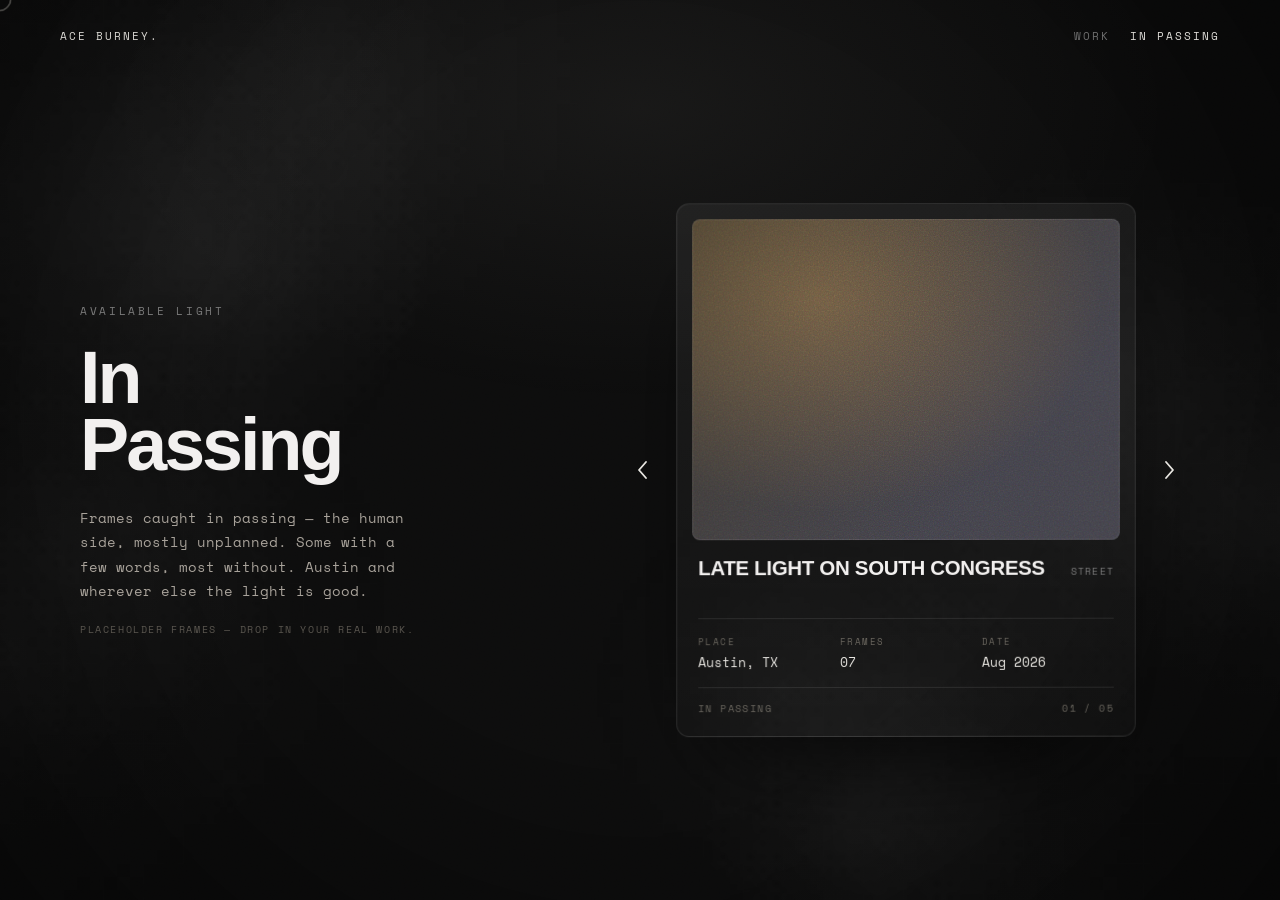
<file: in-passing.html>
<!DOCTYPE html>
<html lang="en">
<head>
<meta charset="utf-8">
<meta name="viewport" content="width=device-width, initial-scale=1, viewport-fit=cover">
<title>In Passing — Ace Burney</title>
<meta name="description" content="In Passing — a personal photo journal by Ace Burney. Frames caught in passing.">
<meta name="robots" content="noindex, nofollow">
<meta name="theme-color" content="#0D0D0D">
<meta name="color-scheme" content="dark">
<link rel="icon" href="data:image/svg+xml,%3Csvg xmlns='http://www.w3.org/2000/svg' viewBox='0 0 32 32'%3E%3Crect width='32' height='32' rx='6' fill='%230D0D0D'/%3E%3Ctext x='16' y='22' font-family='Helvetica,Arial,sans-serif' font-weight='700' font-size='18' fill='%23e8e6e1' text-anchor='middle'%3EA%3C/text%3E%3C/svg%3E">
<link rel="preconnect" href="https://fonts.googleapis.com">
<link rel="preconnect" href="https://fonts.gstatic.com" crossorigin>
<link href="https://fonts.googleapis.com/css2?family=Space+Mono:wght@400;700&display=swap" rel="stylesheet">
<style>
  * { margin: 0; padding: 0; box-sizing: border-box; }
  html { background: #0D0D0D; }
  body { background: #0D0D0D; color: #e8e6e1; overflow-x: hidden; }
  a { color: #7A7A7A; text-decoration: none; }
  ::selection { background: #e8e6e1; color: #0D0D0D; }
  @keyframes ab-grain { 0%{transform:translate(0,0);}10%{transform:translate(-6%,-4%);}20%{transform:translate(-11%,6%);}30%{transform:translate(6%,-11%);}40%{transform:translate(-4%,14%);}50%{transform:translate(-12%,4%);}60%{transform:translate(14%,0);}70%{transform:translate(0,11%);}80%{transform:translate(-14%,-3%);}90%{transform:translate(10%,6%);}100%{transform:translate(4%,0);} }
  [data-reveal] { opacity: 0; transform: translateY(26px); transition: opacity 1s cubic-bezier(.16,1,.3,1), transform 1s cubic-bezier(.16,1,.3,1); }
  [data-reveal].in { opacity: 1; transform: none; }

  .ip-stage { position: relative; z-index: 10; min-height: 100dvh; display: flex; align-items: center; max-width: 1240px; margin: 0 auto; padding: 120px clamp(24px,5vw,60px) 80px; }
  .ip-grid { display: grid; grid-template-columns: minmax(0,0.9fr) minmax(0,1.1fr); gap: clamp(24px,4vw,64px); align-items: center; width: 100%; }

  /* left: card + arrows */
  .ip-cardrow { display: flex; align-items: center; justify-content: center; gap: clamp(8px,1.6vw,20px); perspective: 1500px; }
  .ip-slot { transform-style: preserve-3d; transition: transform .55s cubic-bezier(.16,1,.3,1), opacity .45s ease; will-change: transform, opacity; }
  .ip-card { display: block; position: relative; width: clamp(320px, 40vw, 460px); background: linear-gradient(180deg, rgba(255,255,255,0.055), rgba(255,255,255,0.02)); border: 1px solid rgba(255,255,255,0.10); border-radius: 13px; padding: 15px; box-shadow: 0 48px 100px -44px rgba(0,0,0,0.92); transform-style: preserve-3d; will-change: transform; text-decoration: none; cursor: none; }
  .ip-photo { position: relative; aspect-ratio: 4/3; overflow: hidden; border-radius: 8px; background: #111; background-size: cover; background-position: center; box-shadow: inset 0 0 0 1px rgba(255,255,255,0.07); }
  .ip-photo::before { content: ""; position: absolute; inset: 0; opacity: 0.5; mix-blend-mode: overlay; background-image: url('data:image/svg+xml,%3Csvg xmlns=%22http://www.w3.org/2000/svg%22 width=%22120%22 height=%22120%22%3E%3Cfilter id=%22n%22%3E%3CfeTurbulence type=%22fractalNoise%22 baseFrequency=%220.8%22 numOctaves=%222%22/%3E%3C/filter%3E%3Crect width=%22100%25%22 height=%22100%25%22 filter=%22url(%23n)%22/%3E%3C/svg%3E'); }
  .ip-scrim { position: absolute; inset: 0; background: radial-gradient(circle at 50% 50%, rgba(0,0,0,0.46), rgba(0,0,0,0.15)); opacity: 0; pointer-events: none; }
  .ip-openwrap { position: absolute; inset: 0; display: flex; align-items: center; justify-content: center; pointer-events: none; }
  .ip-open { opacity: 0; font-family: 'Space Mono', monospace; font-size: 13px; letter-spacing: 0.34em; text-transform: uppercase; color: #f2f0ef; text-shadow: 0 2px 22px rgba(0,0,0,0.7); }

  .ip-body { padding: 17px 6px 3px; }
  .ip-head { display: flex; align-items: baseline; justify-content: space-between; gap: 6px 12px; }
  .ip-cardtitle { font-family: 'Helvetica Neue', Helvetica, Arial, sans-serif; font-weight: 700; font-size: 1.28rem; line-height: 1.1; letter-spacing: -0.015em; color: #f2f0ef; text-transform: uppercase; min-height: 2.2em; }
  .ip-tag { font-family: 'Space Mono', monospace; font-size: 10px; letter-spacing: 0.12em; color: #7A7A7A; text-transform: uppercase; white-space: nowrap; flex: 0 0 auto; }
  .ip-stats { display: grid; grid-template-columns: repeat(3,1fr); gap: 10px; margin-top: 16px; padding-top: 16px; border-top: 1px solid rgba(255,255,255,0.09); }
  .ip-k { font-family: 'Space Mono', monospace; font-size: 9px; letter-spacing: 0.16em; color: #6b675f; text-transform: uppercase; }
  .ip-v { font-family: 'Space Mono', monospace; font-size: 12.5px; color: #e8e6e1; margin-top: 5px; }
  .ip-foot { display: flex; justify-content: space-between; margin-top: 15px; padding: 13px 0 2px; border-top: 1px solid rgba(255,255,255,0.09); font-family: 'Space Mono', monospace; font-size: 10px; letter-spacing: 0.14em; color: #6b675f; text-transform: uppercase; }

  .ip-arw { cursor: none; padding: 12px 5px; display: flex; align-items: center; flex: 0 0 auto; transition: transform .35s cubic-bezier(.16,1,.3,1); z-index: 12; }
  .ip-arw svg .base { stroke: rgba(255,255,255,0.2); }
  .ip-arw svg .pulse { stroke: #e8e6e1; stroke-dasharray: 100 100; animation: ip-fill 2.8s ease-in-out infinite; }
  @keyframes ip-fill { 0%{ stroke-dashoffset:100; opacity:0; } 18%{ opacity:0.55; } 60%{ stroke-dashoffset:0; opacity:0.55; } 80%{ stroke-dashoffset:0; opacity:0.55; } 100%{ stroke-dashoffset:0; opacity:0; } }
  .ip-prev:hover { transform: translateX(-3px); } .ip-next:hover { transform: translateX(3px); }

  /* right: statement */
  .ip-words { order: -1; padding-right: clamp(0px, 1vw, 20px); }
  .ip-eyebrow { font-family: 'Space Mono', monospace; font-size: 11px; letter-spacing: 0.24em; color: #7A7A7A; text-transform: uppercase; margin-bottom: 26px; }
  .ip-title { font-family: 'Helvetica Neue', Helvetica, Arial, sans-serif; font-weight: 700; font-size: clamp(2.6rem, 6vw, 4.6rem); line-height: 0.9; letter-spacing: -0.04em; color: #f2f0ef; }
  .ip-intro { margin-top: 28px; max-width: 38ch; font-family: 'Space Mono', monospace; font-size: clamp(0.85rem,1vw,1rem); line-height: 1.8; color: #a8a29a; }
  .ip-note { margin-top: 18px; font-family: 'Space Mono', monospace; font-size: 10px; letter-spacing: 0.16em; text-transform: uppercase; color: #5a564f; }

  @media (max-width: 860px) {
    .ip-grid { grid-template-columns: 1fr; gap: 44px; }
    .ip-words { padding-left: 0; }
    .ip-intro { max-width: none; }
    .ip-card { width: min(78vw, 440px); }
    .ip-cardrow { gap: 4px; }
    .ip-arw { padding: 10px 2px; }
  }
</style>
</head>
<body>
<div data-root style="position:relative; width:100%; background:#0D0D0D; cursor:none; -webkit-tap-highlight-color:transparent;">

  <canvas data-ambient style="position:fixed; inset:0; z-index:0; width:100vw; height:100vh; pointer-events:none; display:block;"></canvas>
  <div style="position:fixed; inset:0; z-index:1; pointer-events:none; background:radial-gradient(ellipse 70% 55% at 50% 12%, rgba(237,233,224,0.05), rgba(237,233,224,0) 60%), radial-gradient(circle at 50% 45%, rgba(0,0,0,0) 45%, rgba(0,0,0,0.5) 100%);"></div>
  <div data-motion style="position:fixed; inset:-60%; z-index:2; pointer-events:none; opacity:0.05; mix-blend-mode:overlay; animation:ab-grain 0.7s steps(1) infinite; background-image:url('data:image/svg+xml,%3Csvg xmlns=%22http://www.w3.org/2000/svg%22 width=%22140%22 height=%22140%22%3E%3Cfilter id=%22n%22%3E%3CfeTurbulence type=%22fractalNoise%22 baseFrequency=%220.85%22 numOctaves=%222%22 stitchTiles=%22stitch%22/%3E%3C/filter%3E%3Crect width=%22100%25%22 height=%22100%25%22 filter=%22url(%23n)%22/%3E%3C/svg%3E'); background-size:200px 200px;"></div>

  <nav style="position:fixed; top:0; left:0; right:0; z-index:30; display:flex; align-items:center; justify-content:space-between; padding:28px clamp(24px,5vw,60px); mix-blend-mode:difference;">
    <a href="/" data-scramble data-scramble-to="← BACK HOME" style="font-family:'Space Mono',monospace; font-size:11px; letter-spacing:0.18em; color:#e8e6e1; text-transform:uppercase;">Ace Burney.</a>
    <div style="display:flex; gap:20px; font-family:'Space Mono',monospace; font-size:11px; letter-spacing:0.18em; text-transform:uppercase;">
      <a href="/work" data-scramble style="color:#7A7A7A;">Work</a>
      <span style="color:#e8e6e1;">In Passing</span>
    </div>
  </nav>

  <section class="ip-stage">
    <div class="ip-grid">

      <!-- LEFT: memory card + arrows -->
      <div class="ip-cardrow" data-reveal>
        <div class="ip-arw ip-prev" data-prev role="button" tabindex="0" aria-label="Previous memory">
          <svg width="17" height="24" viewBox="0 0 17 24" fill="none"><path class="base" d="M12 20 L5 12 L12 4" stroke-width="1.7" stroke-linecap="round" stroke-linejoin="round"/><path class="pulse" d="M12 20 L5 12 L12 4" pathLength="100" stroke-width="1.7" stroke-linecap="round" stroke-linejoin="round"/></svg>
        </div>

        <div class="ip-slot" data-slot>
          <a class="ip-card" data-card href="passing-memory.html">
            <div data-sheen style="position:absolute; inset:0; border-radius:13px; pointer-events:none; z-index:6; opacity:0; background:radial-gradient(circle at 50% 0%, rgba(255,255,255,0.35), rgba(255,255,255,0) 45%); mix-blend-mode:soft-light;"></div>
            <div class="ip-photo" data-photo>
              <div class="ip-scrim" data-scrim></div>
              <div class="ip-openwrap"><span class="ip-open" data-open>OPEN</span></div>
            </div>
            <div class="ip-body">
              <div class="ip-head">
                <h3 class="ip-cardtitle" data-title>Late light on South Congress</h3>
                <span class="ip-tag" data-tag>Street</span>
              </div>
              <div class="ip-stats">
                <div><div class="ip-k">Place</div><div class="ip-v" data-place>Austin, TX</div></div>
                <div><div class="ip-k">Frames</div><div class="ip-v" data-frames>07</div></div>
                <div><div class="ip-k">Date</div><div class="ip-v" data-date>Aug 2026</div></div>
              </div>
              <div class="ip-foot"><span>In Passing</span><span data-index>01 / 05</span></div>
            </div>
          </a>
        </div>

        <div class="ip-arw ip-next" data-next role="button" tabindex="0" aria-label="Next memory">
          <svg width="17" height="24" viewBox="0 0 17 24" fill="none"><path class="base" d="M5 4 L12 12 L5 20" stroke-width="1.7" stroke-linecap="round" stroke-linejoin="round"/><path class="pulse" d="M5 4 L12 12 L5 20" pathLength="100" stroke-width="1.7" stroke-linecap="round" stroke-linejoin="round"/></svg>
        </div>
      </div>

      <!-- RIGHT: statement -->
      <div class="ip-words" data-reveal>
        <div class="ip-eyebrow">Available Light</div>
        <h1 class="ip-title">In<br>Passing</h1>
        <p class="ip-intro">Frames caught in passing — the human side, mostly unplanned. Some with a few words, most without. Austin and wherever else the light is good.</p>
        <p class="ip-note">Placeholder frames — drop in your real work.</p>
      </div>

    </div>
  </section>

  <div data-cursor style="position:fixed; top:0; left:0; width:26px; height:26px; border:1px solid rgba(237,233,224,0.55); border-radius:50%; pointer-events:none; z-index:9999; transform:translate(-100px,-100px); transition:width .25s ease, height .25s ease, background-color .25s ease, border-color .25s ease; mix-blend-mode:difference;"></div>
</div>

<script>
(function () {
  'use strict';
  const $ = (s, c) => (c || document).querySelector(s);
  const $$ = (s, c) => Array.from((c || document).querySelectorAll(s));
  const clamp01 = (v) => Math.max(0, Math.min(1, v));
  const root = $('[data-root]'), cursor = $('[data-cursor]'), ambient = $('[data-ambient]');
  const canHover = matchMedia('(hover: hover) and (pointer: fine)').matches;
  const st = { mx: -9999, my: -9999, _cx: -100, _cy: -100 };
  window.addEventListener('mousemove', (e) => { st.mx = e.clientX; st.my = e.clientY; });

  if (cursor && canHover) {
    root.addEventListener('mouseover', (e) => { if (e.target.closest('a, [role=button], [data-card]')) { cursor.style.width = '46px'; cursor.style.height = '46px'; cursor.style.backgroundColor = 'rgba(237,233,224,0.9)'; } });
    root.addEventListener('mouseout', (e) => { if (e.target.closest('a, [role=button], [data-card]')) { cursor.style.width = '26px'; cursor.style.height = '26px'; cursor.style.backgroundColor = 'transparent'; } });
    const cl = () => { st._cx += (st.mx - st._cx) * 0.18; st._cy += (st.my - st._cy) * 0.18; cursor.style.transform = 'translate(' + (st._cx - 13).toFixed(1) + 'px,' + (st._cy - 13).toFixed(1) + 'px)'; requestAnimationFrame(cl); };
    requestAnimationFrame(cl);
  } else if (cursor) { cursor.style.display = 'none'; }

  if (ambient) {
    const ctx = ambient.getContext('2d'); const SCALE = 0.15; let w, h;
    const resize = () => { w = Math.max(1, Math.ceil(innerWidth * SCALE)); h = Math.max(1, Math.ceil(innerHeight * SCALE)); ambient.width = w; ambient.height = h; };
    resize(); addEventListener('resize', resize, { passive: true });
    const lights = [{cx:0.14,cy:0.1,r:0.40,a:0.11,phase:0},{cx:0.84,cy:0.5,r:0.34,a:0.08,phase:1.8},{cx:0.7,cy:0.9,r:0.30,a:0.075,phase:3.2},{cx:0.12,cy:0.65,r:0.32,a:0.08,phase:4.7}];
    const reduce = matchMedia('(prefers-reduced-motion: reduce)').matches; let t = 0;
    const draw = () => { ctx.clearRect(0,0,w,h); t += 0.006; lights.forEach((l) => { const bx=(l.cx+Math.sin(t*1.1+l.phase)*0.08)*w, by=(l.cy+Math.cos(t*0.9+l.phase)*0.07)*h, baseR=l.r*Math.min(w,h); for(let j=0;j<4;j++){ const ox=bx+Math.sin(t*(0.4+j*0.1)+j*1.7+l.phase)*baseR*0.35, oy=by+Math.cos(t*(0.35+j*0.08)+j*2.3)*baseR*0.3, sr=baseR*(0.55+j*0.12), sa=l.a*(0.4-j*0.05); const g=ctx.createRadialGradient(ox,oy,0,ox,oy,sr*1.2); g.addColorStop(0,'rgba(255,255,255,'+sa.toFixed(4)+')'); g.addColorStop(0.5,'rgba(255,255,255,'+(sa*0.3).toFixed(4)+')'); g.addColorStop(1,'rgba(255,255,255,0)'); ctx.fillStyle=g; ctx.beginPath(); ctx.arc(ox,oy,sr*1.2,0,Math.PI*2); ctx.fill(); } }); if(!reduce) requestAnimationFrame(draw); };
    draw();
  }

  function scramble(el, target, dur) {
    if (!el) return; const pool = 'ABCDEFGHIJKLMNOPQRSTUVWXYZ0123456789#·/-'; clearInterval(el._t);
    target = target || ''; const len = target.length, q = [], fr = Math.max(10, Math.round((dur || 500) / 34));
    for (let k = 0; k < len; k++) { const stt = Math.floor(Math.random() * (fr / 3)); q.push({ to: target.charAt(k) || '', st: stt, en: stt + Math.floor(fr * (0.4 + Math.random() * 0.5)), ch: '' }); }
    let f = 0; el._t = setInterval(() => { let out = '', dn = 0; for (const x of q) { if (f >= x.en) { dn++; out += x.to; } else if (f >= x.st) { if (!x.ch || Math.random() < 0.35) x.ch = pool.charAt((Math.random() * pool.length) | 0); out += x.ch; } else out += ' '; } el.textContent = out; f++; if (dn >= q.length) { el.textContent = target; clearInterval(el._t); } }, 34);
  }
  $$('[data-scramble]').forEach((el) => { const original = el.textContent.trim(); const to = el.getAttribute('data-scramble-to') || original; el.addEventListener('mouseenter', () => scramble(el, to, 420)); el.addEventListener('mouseleave', () => scramble(el, original, 360)); });

  const rEls = $$('[data-reveal]');
  if ('IntersectionObserver' in window) { const io = new IntersectionObserver((es) => es.forEach((e) => { if (e.isIntersecting) { e.target.classList.add('in'); io.unobserve(e.target); } }), { threshold: 0.12 }); rEls.forEach((e) => io.observe(e)); }
  else rEls.forEach((e) => e.classList.add('in'));

  // ---------- carousel (fixed-size memory card) ----------
  (function initCarousel() {
    const MEM = [
      { title: 'Late light on South Congress', place: 'Austin, TX', frames: '07', date: 'Aug 2026', tag: 'Street', href: 'passing-memory.html', g: 'radial-gradient(120% 120% at 30% 25%, rgba(198,150,84,0.34), rgba(64,63,71,0) 55%), linear-gradient(135deg,#3a352b,#403f47 74%)' },
      { title: 'Roadside, Marfa', place: 'Marfa, TX', frames: '04', date: 'Jul 2026', tag: 'Travel', href: 'passing-memory.html', g: 'linear-gradient(135deg,#33333a,#403f47 74%)' },
      { title: 'Rain, downtown', place: 'Austin, TX', frames: '05', date: 'Jun 2026', tag: 'Night', href: 'passing-memory.html', g: 'radial-gradient(120% 120% at 45% 35%, rgba(84,140,198,0.26), rgba(64,63,71,0) 55%), linear-gradient(135deg,#2e333b,#403f47 74%)' },
      { title: 'Big Bend, first light', place: 'Big Bend, TX', frames: '06', date: 'May 2026', tag: 'Desert', href: 'passing-memory.html', g: 'radial-gradient(120% 120% at 55% 30%, rgba(198,150,84,0.18), rgba(64,63,71,0) 55%), linear-gradient(135deg,#38332a,#403f47 74%)' },
      { title: 'Crowd, in motion', place: 'New York, NY', frames: '03', date: 'Mar 2026', tag: 'Street', href: 'passing-memory.html', g: 'radial-gradient(120% 120% at 50% 45%, rgba(120,140,170,0.2), rgba(64,63,71,0) 55%), linear-gradient(135deg,#2f333c,#403f47 74%)' }
    ];
    const N = MEM.length, EASE = 'cubic-bezier(.16,1,.3,1)';
    const slot = $('[data-slot]'), card = $('[data-card]'), photo = $('[data-photo]'), sheen = $('[data-sheen]'),
          openEl = $('[data-open]'), scrim = $('[data-scrim]'),
          title = $('[data-title]'), tag = $('[data-tag]'), place = $('[data-place]'), frames = $('[data-frames]'), date = $('[data-date]'), index = $('[data-index]');
    let i = 0, busy = false;

    const setCard = () => {
      const m = MEM[i];
      photo.style.backgroundImage = m.g;
      title.textContent = m.title; tag.textContent = m.tag;
      place.textContent = m.place; frames.textContent = m.frames; date.textContent = m.date;
      index.textContent = ('0' + (i + 1)).slice(-2) + ' / 0' + N;
      card.setAttribute('href', m.href);
    };

    // ----- trading-card 3D tilt + idle orbit (copied from About page) -----
    const isCoarse = matchMedia('(hover: none) and (pointer: coarse)').matches;
    const MAX = isCoarse ? 12 : 16;
    let tx = 0, ty = 0, ttx = 0, tty = 0, sx = 50, sy = 50, tsx = 50, tsy = 50, active = 0, tActive = 0, openArmed = false;
    const t0 = performance.now();
    const applyPoint = (clientX, clientY) => {
      const r = card.getBoundingClientRect();
      const px = clamp01((clientX - r.left) / r.width);
      const py = clamp01((clientY - r.top) / r.height);
      tty = (px - 0.5) * MAX; ttx = (py - 0.5) * -MAX; tsx = px * 100; tsy = py * 100;
    };
    card.addEventListener('mouseenter', () => { tActive = 1; });
    card.addEventListener('mousemove', (e) => { applyPoint(e.clientX, e.clientY); });
    card.addEventListener('mouseleave', () => { ttx = 0; tty = 0; tActive = 0; });
    card.addEventListener('touchstart', (e) => { const t = e.touches[0]; if (!t) return; tActive = 1; applyPoint(t.clientX, t.clientY); }, { passive: true });
    card.addEventListener('touchmove', (e) => { const t = e.touches[0]; if (!t) return; applyPoint(t.clientX, t.clientY); }, { passive: true });
    const releaseTouch = () => { ttx = 0; tty = 0; tActive = 0; };
    card.addEventListener('touchend', releaseTouch, { passive: true });
    card.addEventListener('touchcancel', releaseTouch, { passive: true });
    if (isCoarse) { openEl.style.opacity = '0.9'; scrim.style.opacity = '0.28'; }

    const loop = () => {
      active += (tActive - active) * 0.08;
      const idle = 1 - active;
      if (idle > 0.001) {
        const t = (performance.now() - t0) / 1000;
        const vx = 0.5 + Math.cos(t * 0.5) * 0.5;
        const vy = 0.5 + Math.sin(t * 0.5 * 1.3) * 0.5;
        tty = (tty * active) + ((vx - 0.5) * 7) * idle;
        ttx = (ttx * active) + ((vy - 0.5) * -7) * idle;
        tsx = (tsx * active) + (vx * 100) * idle;
        tsy = (tsy * active) + (vy * 100) * idle;
      }
      tx += (ttx - tx) * 0.08; ty += (tty - ty) * 0.08;
      sx += (tsx - sx) * 0.1; sy += (tsy - sy) * 0.1;
      card.style.transform = 'rotateX(' + tx.toFixed(2) + 'deg) rotateY(' + ty.toFixed(2) + 'deg) translateZ(0)';
      sheen.style.opacity = (active * 0.9).toFixed(3);
      sheen.style.background = 'radial-gradient(circle at ' + sx.toFixed(1) + '% ' + sy.toFixed(1) + '%, rgba(255,255,255,0.4), rgba(255,255,255,0) 45%)';
      if (!isCoarse) {
        openEl.style.opacity = active.toFixed(3);
        scrim.style.opacity = (active * 0.85).toFixed(3);
        if (active > 0.5 && !openArmed) { openArmed = true; scramble(openEl, 'OPEN', 360); }
        if (active < 0.12 && openArmed) { openArmed = false; }
      }
      requestAnimationFrame(loop);
    };

    function go(d) {
      if (busy) return; busy = true; ttx = 0; tty = 0; tActive = 0;
      slot.style.transition = 'transform .4s ' + EASE + ', opacity .38s ease';
      slot.style.opacity = '0'; slot.style.transform = 'rotateY(' + (d * -50) + 'deg) translateZ(-160px)';
      setTimeout(() => {
        i = (i + d + N) % N; setCard();
        slot.style.transition = 'none'; slot.style.opacity = '0'; slot.style.transform = 'rotateY(' + (d * 50) + 'deg) translateZ(-160px)';
        void slot.offsetWidth;
        slot.style.transition = 'transform .72s ' + EASE + ', opacity .5s ease';
        slot.style.opacity = '1'; slot.style.transform = 'rotateY(0deg) translateZ(0)';
        setTimeout(() => { busy = false; }, 520);
      }, 360);
    }
    $('[data-prev]').addEventListener('click', () => go(-1));
    $('[data-next]').addEventListener('click', () => go(1));
    document.addEventListener('keydown', (e) => { if (e.key === 'ArrowLeft') go(-1); else if (e.key === 'ArrowRight') go(1); });
    let swx = null;
    slot.addEventListener('touchstart', (e) => { swx = e.touches[0].clientX; }, { passive: true });
    slot.addEventListener('touchend', (e) => { if (swx === null) return; const dx = e.changedTouches[0].clientX - swx; if (Math.abs(dx) > 44) go(dx < 0 ? 1 : -1); swx = null; }, { passive: true });

    setCard(); requestAnimationFrame(loop);
  })();
})();
</script>
</body>
</html>
</file>
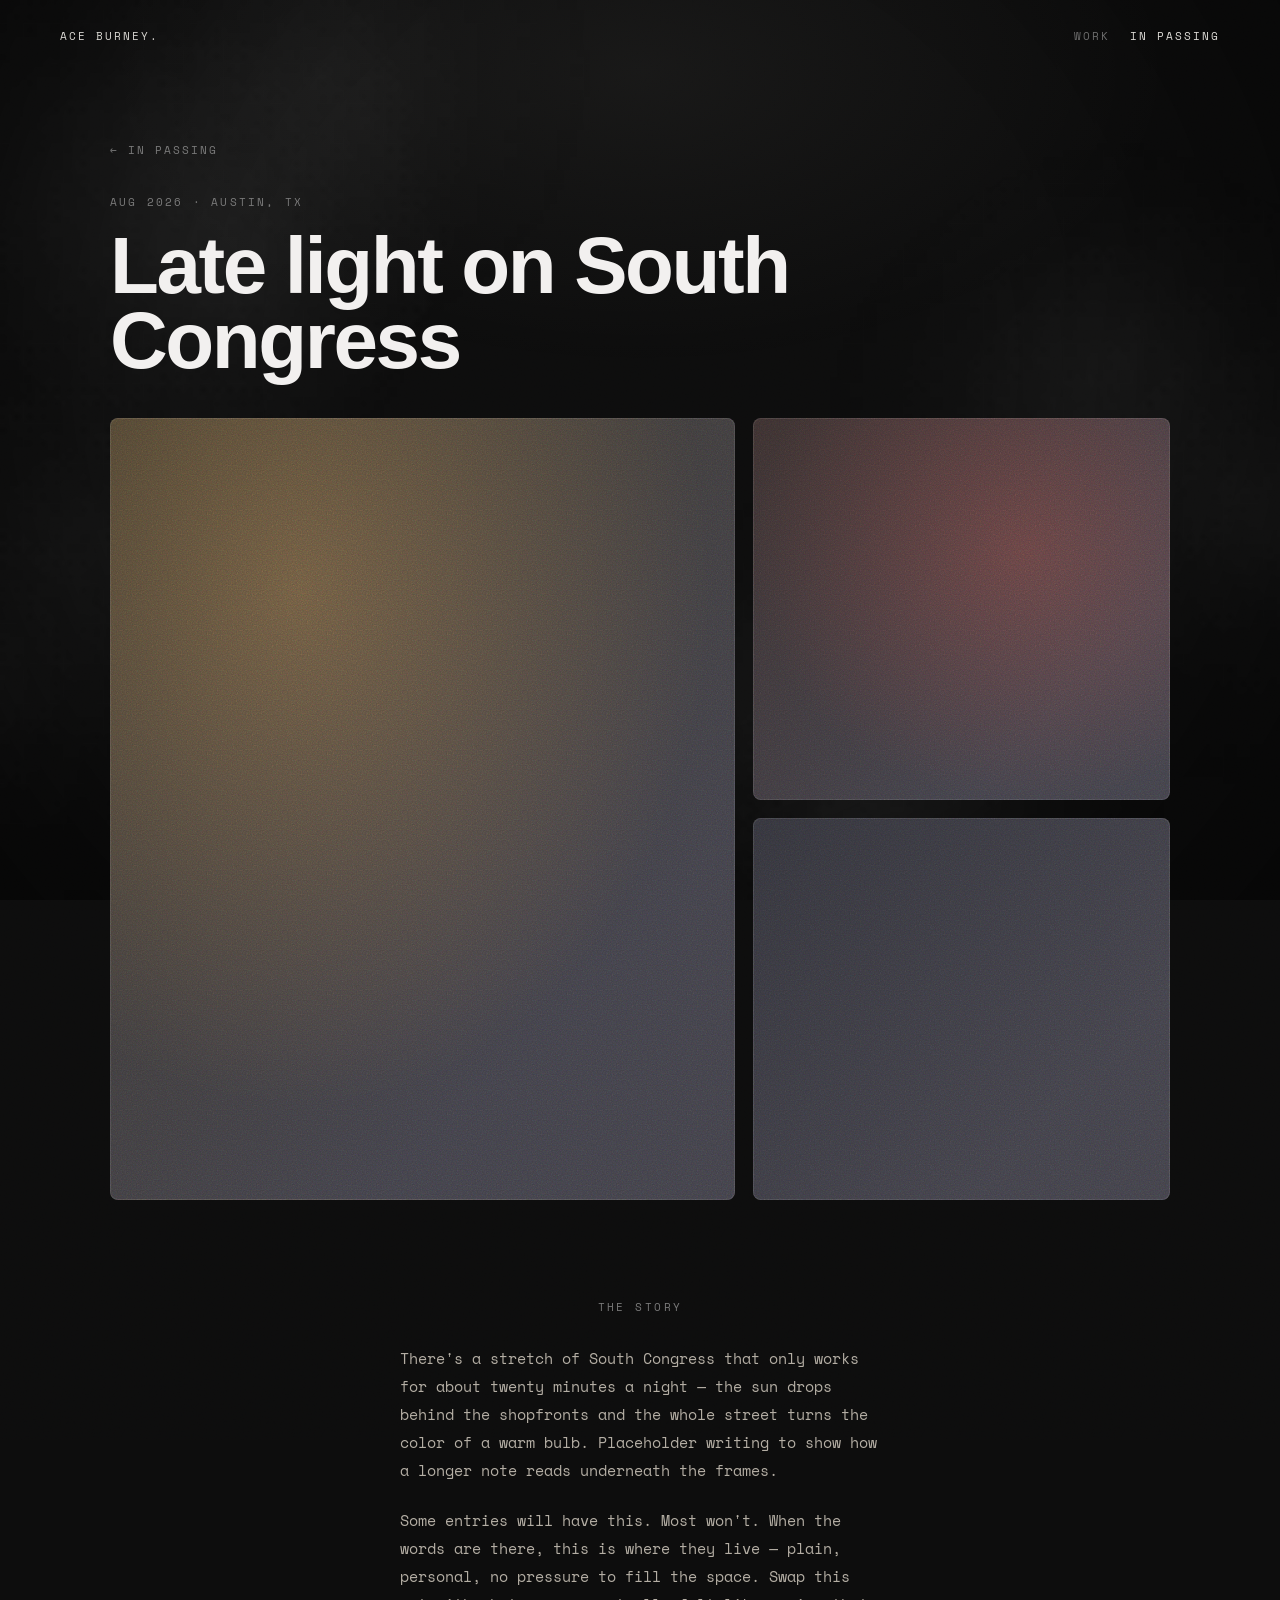
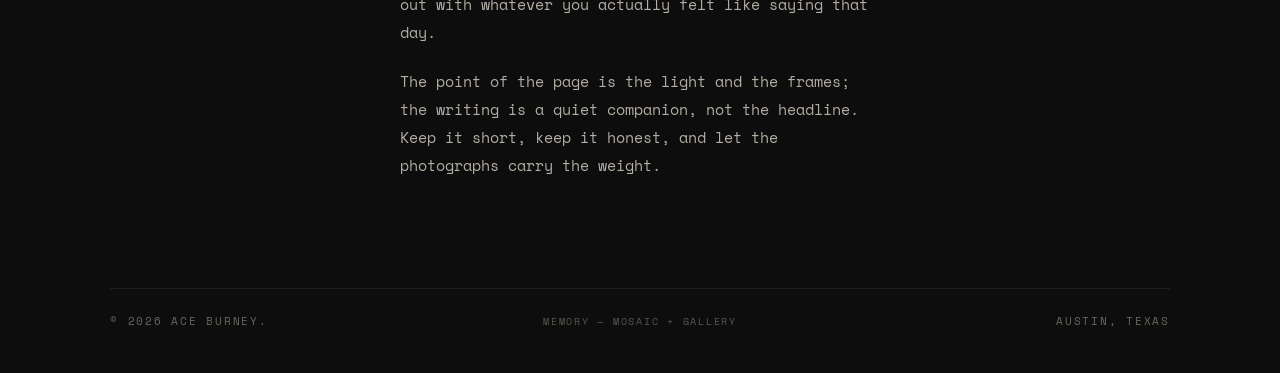
<file: passing-memory.html>
<!DOCTYPE html>
<html lang="en">
<head>
<meta charset="utf-8">
<meta name="viewport" content="width=device-width, initial-scale=1, viewport-fit=cover">
<title>Late light on South Congress — In Passing</title>
<meta name="robots" content="noindex, nofollow">
<meta name="theme-color" content="#0D0D0D">
<meta name="color-scheme" content="dark">
<link rel="icon" href="data:image/svg+xml,%3Csvg xmlns='http://www.w3.org/2000/svg' viewBox='0 0 32 32'%3E%3Crect width='32' height='32' rx='6' fill='%230D0D0D'/%3E%3Ctext x='16' y='22' font-family='Helvetica,Arial,sans-serif' font-weight='700' font-size='18' fill='%23e8e6e1' text-anchor='middle'%3EA%3C/text%3E%3C/svg%3E">
<link rel="preconnect" href="https://fonts.googleapis.com">
<link rel="preconnect" href="https://fonts.gstatic.com" crossorigin>
<link href="https://fonts.googleapis.com/css2?family=Space+Mono:wght@400;700&display=swap" rel="stylesheet">
<style>
  * { margin: 0; padding: 0; box-sizing: border-box; }
  html, body { background: #0D0D0D; }
  body { color: #e8e6e1; overflow-x: hidden; }
  a { color: #7A7A7A; text-decoration: none; }
  ::selection { background: #e8e6e1; color: #0D0D0D; }
  @keyframes ab-grain { 0%{transform:translate(0,0);}10%{transform:translate(-6%,-4%);}20%{transform:translate(-11%,6%);}30%{transform:translate(6%,-11%);}40%{transform:translate(-4%,14%);}50%{transform:translate(-12%,4%);}60%{transform:translate(14%,0);}70%{transform:translate(0,11%);}80%{transform:translate(-14%,-3%);}90%{transform:translate(10%,6%);}100%{transform:translate(4%,0);} }
  [data-reveal] { opacity: 0; transform: translateY(24px); transition: opacity .9s cubic-bezier(.16,1,.3,1), transform .9s cubic-bezier(.16,1,.3,1); }
  [data-reveal].in { opacity: 1; transform: none; }

  .frame { display: block; width: 100%; height: 100%; position: relative; overflow: hidden; border: none; border-radius: 8px; padding: 0; cursor: none; background: var(--g); background-size: cover; background-position: center; box-shadow: inset 0 0 0 1px rgba(255,255,255,0.08); }
  .frame::before { content: ""; position: absolute; inset: 0; opacity: 0.5; mix-blend-mode: overlay; background-image: url('data:image/svg+xml,%3Csvg xmlns=%22http://www.w3.org/2000/svg%22 width=%22120%22 height=%22120%22%3E%3Cfilter id=%22n%22%3E%3CfeTurbulence type=%22fractalNoise%22 baseFrequency=%220.8%22 numOctaves=%222%22/%3E%3C/filter%3E%3Crect width=%22100%25%22 height=%22100%25%22 filter=%22url(%23n)%22/%3E%3C/svg%3E'); }
  .frame::after { content: ""; position: absolute; inset: 0; background: rgba(232,230,225,0); transition: background-color .35s ease; }
  .frame:hover::after { background: rgba(232,230,225,0.06); }

  .mosaic3 { display: grid; grid-template-columns: 1.5fr 1fr; gap: clamp(10px, 1.4vw, 18px); align-items: stretch; }
  .mosaic3 .big { aspect-ratio: 4/5; }
  .mosaic3 .stack { display: grid; grid-template-rows: 1fr 1fr; gap: clamp(10px, 1.4vw, 18px); min-height: 0; }

  .prose { max-width: 60ch; margin: 0 auto; }
  .prose p { font-family: 'Space Mono', monospace; font-size: clamp(0.92rem,1.05vw,1.02rem); line-height: 1.9; color: #b4aea4; margin-bottom: 22px; }
  .prose p:first-child::first-letter { font-family: 'Helvetica Neue', Helvetica, Arial, sans-serif; font-weight: 700; font-size: 3.2em; line-height: 0.8; float: left; margin: 6px 12px 0 0; color: #f2f0ef; }

  /* lightbox with bottom filmstrip */
  .lb { position: fixed; inset: 0; z-index: 9995; background: rgba(9,9,9,0.95); display: flex; flex-direction: column; opacity: 0; pointer-events: none; transition: opacity .4s ease; }
  .lb.open { opacity: 1; pointer-events: auto; }
  .lb-top { flex: 1; position: relative; display: flex; align-items: center; justify-content: center; padding: 64px clamp(16px,7vw,90px) 8px; min-height: 0; }
  .lb-img { width: min(86vw, 1040px); aspect-ratio: 3/2; max-height: 68vh; background-size: cover; background-position: center; border-radius: 6px; box-shadow: 0 30px 80px rgba(0,0,0,0.5); }
  .lb-x { position: absolute; top: 22px; right: clamp(16px,5vw,40px); font-family: 'Space Mono', monospace; font-size: 11px; letter-spacing: 0.16em; text-transform: uppercase; color: #a8a29a; background: none; border: none; cursor: none; }
  .lb-x:hover { color: #fff; }
  .lb-count { position: absolute; top: 24px; left: clamp(16px,5vw,40px); font-family: 'Space Mono', monospace; font-size: 11px; letter-spacing: 0.16em; color: #a8a29a; }
  .lb-arrow { position: absolute; top: 50%; transform: translateY(-50%); width: 46px; height: 46px; border-radius: 50%; border: 1px solid rgba(255,255,255,0.18); background: rgba(13,13,13,0.4); color: #e8e6e1; font-family: 'Space Mono', monospace; font-size: 20px; cursor: none; display: flex; align-items: center; justify-content: center; transition: background-color .3s ease, border-color .3s ease; }
  .lb-arrow:hover { background: rgba(13,13,13,0.75); border-color: rgba(255,255,255,0.45); }
  .lb-prev { left: clamp(10px,3vw,30px); } .lb-next { right: clamp(10px,3vw,30px); }
  .lb-strip { display: flex; gap: 8px; justify-content: center; align-items: center; padding: 12px clamp(16px,5vw,40px) 30px; overflow-x: auto; scrollbar-width: none; }
  .lb-strip::-webkit-scrollbar { display: none; }
  .lb-thumb { flex: 0 0 auto; width: 76px; height: 50px; border-radius: 4px; background-size: cover; background-position: center; opacity: 0.4; cursor: none; box-shadow: inset 0 0 0 1px rgba(255,255,255,0.1); transition: opacity .3s ease, box-shadow .3s ease; }
  .lb-thumb:hover { opacity: 0.75; }
  .lb-thumb.on { opacity: 1; box-shadow: inset 0 0 0 2px #e8e6e1; }

  @media (max-width: 760px) {
    .mosaic3 { grid-template-columns: 1fr; }
    .mosaic3 .big { aspect-ratio: 4/5; }
    .mosaic3 .stack { grid-template-columns: 1fr 1fr; grid-template-rows: none; }
    .mosaic3 .stack .frame { aspect-ratio: 1/1; }
    .lb-img { aspect-ratio: 4/5; max-height: 60vh; }
    .lb-thumb { width: 60px; height: 40px; }
  }
</style>
</head>
<body>
<div data-root style="position:relative; width:100%; min-height:100dvh; background:#0D0D0D; overflow-x:hidden; cursor:none; -webkit-tap-highlight-color:transparent;">

  <canvas data-ambient style="position:fixed; inset:0; z-index:0; width:100vw; height:100vh; pointer-events:none; display:block;"></canvas>
  <div style="position:fixed; inset:0; z-index:1; pointer-events:none; background:radial-gradient(ellipse 70% 55% at 50% 8%, rgba(237,233,224,0.05), rgba(237,233,224,0) 60%), radial-gradient(circle at 50% 40%, rgba(0,0,0,0) 45%, rgba(0,0,0,0.5) 100%);"></div>
  <div data-motion style="position:fixed; inset:-60%; z-index:2; pointer-events:none; opacity:0.05; mix-blend-mode:overlay; animation:ab-grain 0.7s steps(1) infinite; background-image:url('data:image/svg+xml,%3Csvg xmlns=%22http://www.w3.org/2000/svg%22 width=%22140%22 height=%22140%22%3E%3Cfilter id=%22n%22%3E%3CfeTurbulence type=%22fractalNoise%22 baseFrequency=%220.85%22 numOctaves=%222%22 stitchTiles=%22stitch%22/%3E%3C/filter%3E%3Crect width=%22100%25%22 height=%22100%25%22 filter=%22url(%23n)%22/%3E%3C/svg%3E'); background-size:200px 200px;"></div>

  <nav style="position:fixed; top:0; left:0; right:0; z-index:30; display:flex; align-items:center; justify-content:space-between; padding:28px clamp(24px,5vw,60px); mix-blend-mode:difference;">
    <a href="/" data-scramble data-scramble-to="← BACK HOME" style="font-family:'Space Mono',monospace; font-size:11px; letter-spacing:0.18em; color:#e8e6e1; text-transform:uppercase;">Ace Burney.</a>
    <div style="display:flex; gap:20px; font-family:'Space Mono',monospace; font-size:11px; letter-spacing:0.18em; text-transform:uppercase;">
      <a href="/work" data-scramble style="color:#7A7A7A;">Work</a>
      <a href="in-passing.html" data-scramble style="color:#e8e6e1;">In Passing</a>
    </div>
  </nav>

  <div style="position:relative; z-index:10; max-width:1180px; margin:0 auto; padding:0 clamp(24px,5vw,60px);">

    <header style="padding:140px 0 40px;">
      <a href="in-passing.html" data-reveal data-scramble data-scramble-to="← IN PASSING" style="display:inline-block; font-family:'Space Mono',monospace; font-size:11px; letter-spacing:0.18em; text-transform:uppercase; color:#7A7A7A; margin-bottom:36px;">← In Passing</a>
      <div data-reveal style="font-family:'Space Mono',monospace; font-size:11px; letter-spacing:0.2em; text-transform:uppercase; color:#7A7A7A; margin-bottom:18px;">Aug 2026 · Austin, TX</div>
      <h1 data-reveal style="font-family:'Helvetica Neue',Helvetica,Arial,sans-serif; font-weight:700; font-size:clamp(2.4rem,7vw,5rem); line-height:0.94; letter-spacing:-0.03em; color:#f2f0ef; max-width:16ch;">Late light on South Congress</h1>
    </header>

    <!-- MOSAIC: 3 photos, click any to open the gallery -->
    <section data-reveal class="mosaic3">
      <button class="frame big" data-open="0" style="--g:radial-gradient(120% 120% at 30% 22%, rgba(198,150,84,0.34), rgba(64,63,71,0) 55%), linear-gradient(135deg,#3a352b,#403f47 74%);"></button>
      <div class="stack">
        <button class="frame" data-open="1" style="--g:radial-gradient(120% 120% at 65% 35%, rgba(198,84,72,0.28), rgba(64,63,71,0) 55%), linear-gradient(135deg,#3a2f2e,#403f47 74%);"></button>
        <button class="frame" data-open="2" style="--g:linear-gradient(135deg,#33333a,#403f47 74%);"></button>
      </div>
    </section>

    <!-- BLOG WRITING -->
    <section data-reveal style="padding:clamp(64px,11vh,130px) 0 0;">
      <div class="prose">
        <div style="font-family:'Space Mono',monospace; font-size:11px; letter-spacing:0.22em; text-transform:uppercase; color:#7A7A7A; margin-bottom:30px; text-align:center;">The Story</div>
        <p>There's a stretch of South Congress that only works for about twenty minutes a night — the sun drops behind the shopfronts and the whole street turns the color of a warm bulb. Placeholder writing to show how a longer note reads underneath the frames.</p>
        <p>Some entries will have this. Most won't. When the words are there, this is where they live — plain, personal, no pressure to fill the space. Swap this out with whatever you actually felt like saying that day.</p>
        <p>The point of the page is the light and the frames; the writing is a quiet companion, not the headline. Keep it short, keep it honest, and let the photographs carry the weight.</p>
      </div>
    </section>

    <footer style="margin-top:clamp(64px,12vh,140px); padding:24px 0 44px; border-top:1px solid rgba(255,255,255,0.07);">
      <div style="display:grid; grid-template-columns:1fr auto 1fr; align-items:center; gap:12px 24px; font-family:'Space Mono',monospace; font-size:11px; letter-spacing:0.16em; color:#6b675f; text-transform:uppercase;">
        <span style="justify-self:start;">© 2026 Ace Burney.</span>
        <span style="justify-self:center; font-size:10px; color:#5a564f;">Memory — mosaic + gallery</span>
        <span style="justify-self:end;">Austin, Texas</span>
      </div>
    </footer>
  </div>

  <!-- LIGHTBOX GALLERY (big image + arrows + bottom filmstrip) -->
  <div class="lb" data-lb aria-hidden="true">
    <div class="lb-top">
      <span class="lb-count" data-count>1 / 7</span>
      <button class="lb-x" data-close>Close ✕</button>
      <button class="lb-arrow lb-prev" data-prev aria-label="Previous">‹</button>
      <div class="lb-img" data-img></div>
      <button class="lb-arrow lb-next" data-next aria-label="Next">›</button>
    </div>
    <div class="lb-strip" data-strip></div>
  </div>

  <div data-cursor style="position:fixed; top:0; left:0; width:26px; height:26px; border:1px solid rgba(237,233,224,0.55); border-radius:50%; pointer-events:none; z-index:9999; transform:translate(-100px,-100px); transition:width .25s ease, height .25s ease, background-color .25s ease, border-color .25s ease; mix-blend-mode:difference;"></div>
  <div data-sweep style="position:fixed; inset:0; z-index:9990; background:#0D0D0D; pointer-events:none; will-change:transform; transition:transform 1s cubic-bezier(.76,0,.24,1);"></div>
</div>

<script>
(function () {
  'use strict';
  const $ = (s, c) => (c || document).querySelector(s);
  const $$ = (s, c) => Array.from((c || document).querySelectorAll(s));
  const root = $('[data-root]'), cursor = $('[data-cursor]'), ambient = $('[data-ambient]'), sweep = $('[data-sweep]');
  const state = { mx: -9999, my: -9999, _cx: -100, _cy: -100 };
  window.addEventListener('mousemove', (e) => { state.mx = e.clientX; state.my = e.clientY; });
  const canHover = matchMedia('(hover: hover) and (pointer: fine)').matches;

  if (cursor && canHover) {
    root.addEventListener('mouseover', (e) => { if (e.target.closest('a, button, .lb-thumb')) { cursor.style.width = '46px'; cursor.style.height = '46px'; cursor.style.backgroundColor = 'rgba(237,233,224,0.9)'; } });
    root.addEventListener('mouseout', (e) => { if (e.target.closest('a, button, .lb-thumb')) { cursor.style.width = '26px'; cursor.style.height = '26px'; cursor.style.backgroundColor = 'transparent'; } });
    const loop = () => { state._cx += (state.mx - state._cx) * 0.18; state._cy += (state.my - state._cy) * 0.18; cursor.style.transform = 'translate(' + (state._cx - 13).toFixed(1) + 'px,' + (state._cy - 13).toFixed(1) + 'px)'; requestAnimationFrame(loop); };
    requestAnimationFrame(loop);
  } else if (cursor) { cursor.style.display = 'none'; }

  if (ambient) {
    const ctx = ambient.getContext('2d'); const SCALE = 0.15; let w, h;
    const resize = () => { w = Math.max(1, Math.ceil(innerWidth * SCALE)); h = Math.max(1, Math.ceil(innerHeight * SCALE)); ambient.width = w; ambient.height = h; };
    resize(); addEventListener('resize', resize, { passive: true });
    const lights = [{cx:0.14,cy:0.1,r:0.40,a:0.11,phase:0},{cx:0.84,cy:0.5,r:0.34,a:0.08,phase:1.8},{cx:0.7,cy:0.9,r:0.30,a:0.075,phase:3.2},{cx:0.12,cy:0.65,r:0.32,a:0.08,phase:4.7}];
    const reduce = matchMedia('(prefers-reduced-motion: reduce)').matches; let t = 0;
    const draw = () => { ctx.clearRect(0,0,w,h); t += 0.006; lights.forEach((l) => { const bx=(l.cx+Math.sin(t*1.1+l.phase)*0.08)*w, by=(l.cy+Math.cos(t*0.9+l.phase)*0.07)*h, baseR=l.r*Math.min(w,h); for(let j=0;j<4;j++){ const ox=bx+Math.sin(t*(0.4+j*0.1)+j*1.7+l.phase)*baseR*0.35, oy=by+Math.cos(t*(0.35+j*0.08)+j*2.3)*baseR*0.3, sr=baseR*(0.55+j*0.12), sa=l.a*(0.4-j*0.05); const g=ctx.createRadialGradient(ox,oy,0,ox,oy,sr*1.2); g.addColorStop(0,'rgba(255,255,255,'+sa.toFixed(4)+')'); g.addColorStop(0.5,'rgba(255,255,255,'+(sa*0.3).toFixed(4)+')'); g.addColorStop(1,'rgba(255,255,255,0)'); ctx.fillStyle=g; ctx.beginPath(); ctx.arc(ox,oy,sr*1.2,0,Math.PI*2); ctx.fill(); } }); if(!reduce) requestAnimationFrame(draw); };
    draw();
  }

  function scrambleTo(el, target, dur) {
    if (!el) return; const pool = 'ABCDEFGHIJKLMNOPQRSTUVWXYZ0123456789#·/-←'; clearInterval(el._t);
    const len = target.length, q = [], frames = Math.max(8, Math.round((dur || 500) / 34));
    for (let i = 0; i < len; i++) { const start = Math.floor(Math.random() * (frames / 3)); q.push({ to: target[i] || '', start, end: start + Math.floor(frames * (0.4 + Math.random() * 0.5)), ch: '' }); }
    let f = 0; el._t = setInterval(() => { let out = '', done = 0; for (const x of q) { if (f >= x.end) { done++; out += x.to; } else if (f >= x.start) { if (!x.ch || Math.random() < 0.32) x.ch = pool[(Math.random() * pool.length) | 0]; out += x.ch; } else out += ' '; } el.textContent = out; f++; if (done >= q.length) clearInterval(el._t); }, 34);
  }
  $$('[data-scramble]').forEach((el) => { const original = el.textContent.trim(); const to = el.getAttribute('data-scramble-to') || original; el.addEventListener('mouseenter', () => scrambleTo(el, to, 420)); el.addEventListener('mouseleave', () => scrambleTo(el, original, 360)); });

  const els = $$('[data-reveal]');
  if ('IntersectionObserver' in window) { const io = new IntersectionObserver((ents) => ents.forEach((en) => { if (en.isIntersecting) { en.target.classList.add('in'); io.unobserve(en.target); } }), { threshold: 0.08, rootMargin: '0px 0px -5% 0px' }); els.forEach((e) => io.observe(e)); }
  else els.forEach((e) => e.classList.add('in'));

  // ---------- gallery lightbox with filmstrip ----------
  (function initGallery() {
    const IMAGES = [
      { g: 'radial-gradient(120% 120% at 30% 22%, rgba(198,150,84,0.34), rgba(64,63,71,0) 55%), linear-gradient(135deg,#3a352b,#403f47 74%)', cap: 'South Congress · Aug 2026' },
      { g: 'radial-gradient(120% 120% at 65% 35%, rgba(198,84,72,0.28), rgba(64,63,71,0) 55%), linear-gradient(135deg,#3a2f2e,#403f47 74%)', cap: 'Neon · Aug 2026' },
      { g: 'linear-gradient(135deg,#33333a,#403f47 74%)', cap: 'Crosswalk · Aug 2026' },
      { g: 'radial-gradient(120% 120% at 40% 40%, rgba(84,140,198,0.22), rgba(64,63,71,0) 55%), linear-gradient(135deg,#2e333b,#403f47 74%)', cap: 'Rain · Aug 2026' },
      { g: 'linear-gradient(135deg,#363139,#403f47 74%)', cap: 'Alley · Aug 2026' },
      { g: 'radial-gradient(120% 120% at 55% 30%, rgba(198,150,84,0.18), rgba(64,63,71,0) 55%), linear-gradient(135deg,#38332a,#403f47 74%)', cap: 'Storefront · Aug 2026' },
      { g: 'radial-gradient(120% 120% at 50% 45%, rgba(120,140,170,0.18), rgba(64,63,71,0) 55%), linear-gradient(135deg,#2f333c,#403f47 74%)', cap: 'Last light · Aug 2026' }
    ];
    const lb = $('[data-lb]'), img = $('[data-img]'), count = $('[data-count]'), strip = $('[data-strip]');
    if (!lb) return;
    let i = 0;
    IMAGES.forEach((im, k) => { const t = document.createElement('button'); t.className = 'lb-thumb'; t.style.backgroundImage = im.g; t.setAttribute('aria-label', 'Photo ' + (k + 1)); t.addEventListener('click', () => go(k)); strip.appendChild(t); });
    const thumbs = $$('.lb-thumb', strip);
    const go = (x) => {
      i = (x + IMAGES.length) % IMAGES.length;
      img.style.backgroundImage = IMAGES[i].g;
      count.textContent = (i + 1) + ' / ' + IMAGES.length;
      thumbs.forEach((t, k) => t.classList.toggle('on', k === i));
      thumbs[i].scrollIntoView({ inline: 'center', block: 'nearest', behavior: 'smooth' });
    };
    const open = (x) => { go(x); lb.classList.add('open'); lb.setAttribute('aria-hidden', 'false'); };
    const close = () => { lb.classList.remove('open'); lb.setAttribute('aria-hidden', 'true'); };
    $$('[data-open]').forEach((b) => b.addEventListener('click', () => open(parseInt(b.getAttribute('data-open'), 10))));
    $('[data-prev]').addEventListener('click', () => go(i - 1));
    $('[data-next]').addEventListener('click', () => go(i + 1));
    $('[data-close]').addEventListener('click', close);
    lb.addEventListener('click', (e) => { if (e.target === lb || e.target.classList.contains('lb-top')) close(); });
    document.addEventListener('keydown', (e) => { if (!lb.classList.contains('open')) return; if (e.key === 'Escape') close(); else if (e.key === 'ArrowLeft') go(i - 1); else if (e.key === 'ArrowRight') go(i + 1); });
    let sx = null;
    lb.addEventListener('touchstart', (e) => { sx = e.touches[0].clientX; }, { passive: true });
    lb.addEventListener('touchend', (e) => { if (sx === null) return; const dx = e.changedTouches[0].clientX - sx; if (Math.abs(dx) > 40) go(i + (dx < 0 ? 1 : -1)); sx = null; }, { passive: true });
  })();

  addEventListener('load', () => requestAnimationFrame(() => { if (sweep) sweep.style.transform = 'translateY(-101%)'; }));
  setTimeout(() => { if (sweep) sweep.style.transform = 'translateY(-101%)'; }, 600);
})();
</script>
</body>
</html>
</file>
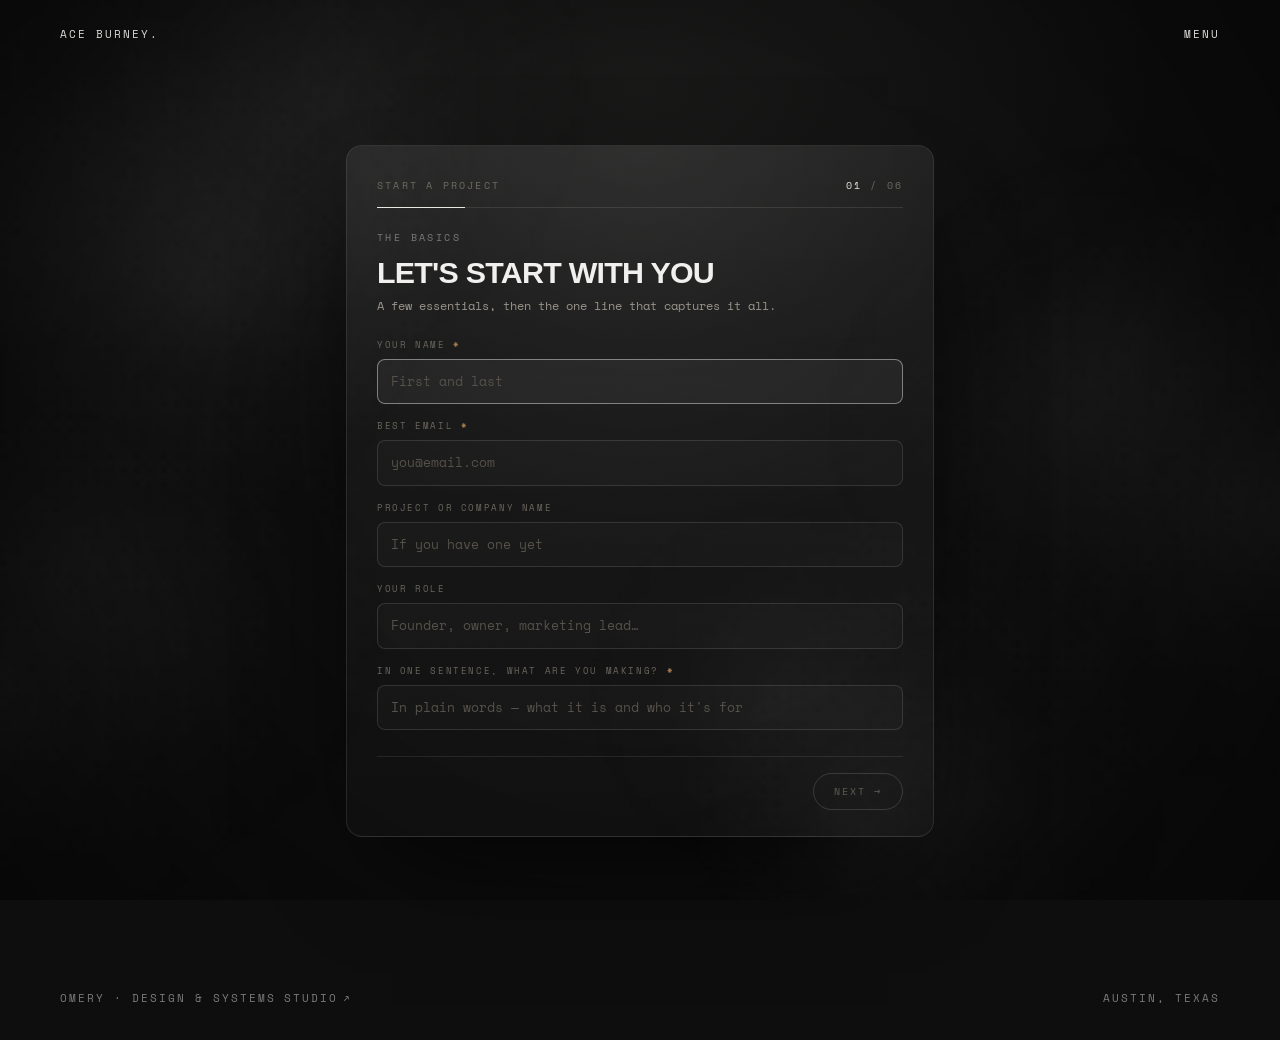
<file: start.html>
<!DOCTYPE html>
<html lang="en">
<head>
<meta charset="utf-8">
<meta name="viewport" content="width=device-width, initial-scale=1, viewport-fit=cover">
<title>Start a Project — Ace Burney</title>
<meta name="description" content="Start a project with Ace Burney. A short guided brief to turn your ideas into a clear plan.">
<link rel="canonical" href="https://aceburney.com/start">
<meta name="theme-color" content="#0D0D0D">
<meta name="color-scheme" content="dark">
<link rel="icon" href="/assets/favicon/favicon.svg" type="image/svg+xml">
<link rel="icon" href="/assets/favicon/favicon-32.png" sizes="32x32" type="image/png">
<link rel="apple-touch-icon" href="/assets/favicon/favicon-180.png">
<link rel="preconnect" href="https://fonts.googleapis.com">
<link rel="preconnect" href="https://fonts.gstatic.com" crossorigin>
<link href="https://fonts.googleapis.com/css2?family=Space+Mono:wght@400;700&display=swap" rel="stylesheet">
<style>
  * { margin: 0; padding: 0; box-sizing: border-box; }
  html { background: #0D0D0D; }
  body { background: #0D0D0D; color: #e8e6e1; overflow-x: hidden; }
  a { color: #7A7A7A; text-decoration: none; }
  ::selection { background: #e8e6e1; color: #0D0D0D; }
  @keyframes ab-grain { 0%{transform:translate(0,0);}10%{transform:translate(-6%,-4%);}20%{transform:translate(-11%,6%);}30%{transform:translate(6%,-11%);}40%{transform:translate(-4%,14%);}50%{transform:translate(-12%,4%);}60%{transform:translate(14%,0);}70%{transform:translate(0,11%);}80%{transform:translate(-14%,-3%);}90%{transform:translate(10%,6%);}100%{transform:translate(4%,0);} }
  @keyframes ab-fade { from { opacity: 0; } to { opacity: 1; } }

  /* ---------- wizard card (bio-card language) ---------- */
  .wrap { position: relative; z-index: 10; min-height: 100dvh; display: flex; align-items: center; justify-content: center; padding: 110px clamp(18px,calc(5 * var(--vw, 1vw)),40px) 28px; }
  .card { position: relative; width: 100%; max-width: 588px; background: linear-gradient(180deg, rgba(255,255,255,0.055), rgba(255,255,255,0.02)); border: 1px solid rgba(255,255,255,0.10); border-radius: 16px; box-shadow: 0 48px 110px -46px rgba(0,0,0,0.92); padding: clamp(22px,calc(3.4 * var(--vw, 1vw)),32px) clamp(20px,calc(3 * var(--vw, 1vw)),30px) clamp(20px,calc(2.6 * var(--vw, 1vw)),26px); animation: ab-fade 0.9s ease 0.15s both; }
  .card::before { content:""; position:absolute; inset:0; border-radius:16px; pointer-events:none; background: radial-gradient(circle at 50% 0%, rgba(255,255,255,0.06), rgba(255,255,255,0) 55%); }

  .head { display: flex; align-items: baseline; justify-content: space-between; font-family: 'Space Mono', monospace; font-size: 10px; letter-spacing: 0.22em; text-transform: uppercase; color: #6b675f; }
  .head .cur { color: #e8e6e1; }
  .bar { position: relative; height: 1px; background: rgba(255,255,255,0.1); margin: 14px 0 0; overflow: hidden; }
  .bar > span { position: absolute; inset: 0 auto 0 0; background: #e8e6e1; width: 16.66%; transition: width .5s cubic-bezier(.16,1,.3,1); }

  .step { display: none; animation: ab-fade .5s ease both; }
  .step.on { display: block; }
  .eyebrow { font-family: 'Space Mono', monospace; font-size: 10px; letter-spacing: 0.24em; text-transform: uppercase; color: #7A7A7A; margin: 22px 0 12px; }
  .q-title { font-family: 'Helvetica Neue', Helvetica, Arial, sans-serif; font-weight: 700; font-size: clamp(1.5rem,calc(4.2 * var(--vw, 1vw)),1.9rem); letter-spacing: -0.025em; line-height: 1.02; text-transform: uppercase; color: #f2f0ef; }
  .q-sub { font-family: 'Space Mono', monospace; font-size: 11.5px; line-height: 1.65; color: #9a958c; margin-top: 9px; }

  .fields { display: flex; flex-direction: column; gap: 15px; margin-top: 22px; }
  .field { display: flex; flex-direction: column; }
  .f-label { font-family: 'Space Mono', monospace; font-size: 9px; letter-spacing: 0.18em; text-transform: uppercase; color: #6b675f; }
  .f-label .req { color: #b98a55; }
  .f-in, .f-ta { width: 100%; margin-top: 8px; background: rgba(255,255,255,0.02); border: 1px solid rgba(255,255,255,0.12); border-radius: 8px; padding: 12px 13px; color: #e8e6e1; font-family: 'Space Mono', monospace; font-size: 13px; line-height: 1.5; cursor: none; transition: border-color .28s ease, background-color .28s ease; }
  .f-ta { resize: vertical; min-height: 82px; }
  .f-label { transition: color .28s ease; }
  .f-in:focus, .f-ta:focus { outline: none; border-color: rgba(255,255,255,0.42); background: rgba(255,255,255,0.05); }
  .f-in::placeholder, .f-ta::placeholder { color: #56524b; }
  .f-in.err, .f-ta.err { border-color: rgba(198,120,84,0.7); }
  /* subtle — the field you're on just brightens its border + label; no panel, no glow */
  .field:hover .f-label { color: #8f8a80; }
  .field:hover .f-in, .field:hover .f-ta { border-color: rgba(255,255,255,0.24); background: rgba(255,255,255,0.03); }

  /* pills */
  .glabel { font-family: 'Space Mono', monospace; font-size: 9px; letter-spacing: 0.2em; text-transform: uppercase; color: #6b675f; margin-bottom: 10px; }
  .prow { display: flex; flex-wrap: wrap; gap: 8px; }
  .pill { font-family: 'Space Mono', monospace; font-size: 12px; letter-spacing: 0.02em; color: #cfcac2; background: transparent; border: 1px solid rgba(255,255,255,0.18); border-radius: 999px; padding: 9px 15px; cursor: none; transition: all .2s ease; user-select: none; white-space: nowrap; }
  .pill:hover { border-color: rgba(255,255,255,0.45); color: #fff; }
  .pill.on { background: #e8e6e1; color: #0D0D0D; border-color: #e8e6e1; font-weight: 700; }
  .pill.dash { border-style: dashed; }
  .ppill .n { font-size: 9px; opacity: 0.55; margin-right: 5px; }
  .ppill.first { background: #e8e6e1; color: #0D0D0D; border-color: #e8e6e1; font-weight: 700; }
  .ppill.first .n { opacity: 1; }

  .prio { display: none; margin-top: 22px; padding-top: 18px; border-top: 1px solid rgba(255,255,255,0.12); }
  .prio.show { display: block; }

  /* review */
  .rev-row { display: flex; gap: 12px; padding: 12px 0; border-top: 1px solid rgba(255,255,255,0.08); }
  .rev-row:first-child { border-top: 0; }
  .rev-k { flex: 0 0 34%; font-family: 'Space Mono', monospace; font-size: 9px; letter-spacing: 0.16em; text-transform: uppercase; color: #6b675f; padding-top: 2px; }
  .rev-v { flex: 1; font-family: 'Space Mono', monospace; font-size: 12px; line-height: 1.55; color: #e8e6e1; word-break: break-word; }
  .rev-v .muted { color: #6b675f; }
  .rev-v .star { color: #b98a55; }

  /* footer nav */
  .foot { display: flex; align-items: center; justify-content: space-between; margin-top: 26px; padding-top: 16px; border-top: 1px solid rgba(255,255,255,0.09); }
  .back { font-family: 'Space Mono', monospace; font-size: 10px; letter-spacing: 0.2em; text-transform: uppercase; color: #6b675f; cursor: none; transition: color .25s ease; }
  .back:hover { color: #e8e6e1; }
  .back.hide { visibility: hidden; }
  .nextb { font-family: 'Space Mono', monospace; font-size: 10px; letter-spacing: 0.2em; text-transform: uppercase; color: #5f5b53; background: transparent; border: 1px solid rgba(255,255,255,0.14); border-radius: 999px; padding: 10px 20px; cursor: none; transition: all .3s ease; }
  .nextb.ready { color: #0D0D0D; background: #e8e6e1; border-color: #e8e6e1; font-weight: 700; }

  .succ { text-align: center; padding: 8px 6px; animation: ab-fade .6s ease both; }
  .succ .eyebrow { margin: 0 0 12px; }
  .succ-x { position: absolute; top: 15px; right: 16px; width: 30px; height: 30px; display: flex; align-items: center; justify-content: center; color: #6b675f; transition: color .25s ease, transform .3s cubic-bezier(.16,1,.3,1); z-index: 2; }
  .succ-x:hover { color: #e8e6e1; transform: scale(1.14); }
  .succ-x:focus-visible { outline: 1px solid rgba(232,230,225,0.55); outline-offset: 3px; border-radius: 6px; }
  .succ h2 { font-family: 'Helvetica Neue', Helvetica, Arial, sans-serif; font-weight: 700; font-size: clamp(1.8rem,calc(5 * var(--vw, 1vw)),2.4rem); letter-spacing: -0.03em; text-transform: uppercase; color: #f2f0ef; margin-bottom: 14px; }
  .succ p { font-family: 'Space Mono', monospace; font-size: 12.5px; line-height: 1.7; color: #a8a29a; max-width: 40ch; margin: 0 auto; }

  /* footer Omery link — inherits the footer's muted color, brightens on hover; arrow beckons */
  [data-omery-foot] { color: inherit; text-decoration: none; transition: color .3s ease; }
  [data-omery-foot]:hover { color: #EDE9E0; }
  [data-omery-arrow] { animation: ab-beckon 6s ease-in-out 1s infinite; }
  @keyframes ab-beckon {
    0%, 16%, 100% { transform: translate(0,0); color: #7A7A7A; }
    4%, 12% { transform: translate(2px,-2px); color: #e8e6e1; }
    8% { transform: translate(0,0); color: #9a958b; }
  }
  [data-omery-foot]:hover [data-omery-arrow] { animation: none; transform: translate(2px,-2px); color: #EDE9E0; transition: transform .3s cubic-bezier(.16,1,.3,1), color .3s ease; }
  @media (prefers-reduced-motion: reduce) { [data-omery-arrow] { animation: none; } }

  @media (max-width: 560px) {
    .rev-k { flex-basis: 40%; }
    .q-title { font-size: 1.45rem; }
    [data-m="omery-full"] { display: none !important; }
    [data-m="omery-short"] { display: inline !important; }
  }
</style>
<link rel="stylesheet" href="/assets/site-menu.css?v=17">
<script src="/assets/site-menu.js?v=20" defer></script>
</head>
<body>
<div data-root style="position:relative; width:100%; background:#0D0D0D; cursor:none; -webkit-tap-highlight-color:transparent;">

  <canvas data-ambient style="position:fixed; inset:0; z-index:0; width:calc(100 * var(--vw, 1vw)); height:100vh; pointer-events:none; display:block;"></canvas>
  <div style="position:fixed; inset:0; z-index:1; pointer-events:none; background:radial-gradient(ellipse 70% 55% at 50% 10%, rgba(237,233,224,0.05), rgba(237,233,224,0) 60%), radial-gradient(circle at 50% 45%, rgba(0,0,0,0) 42%, rgba(0,0,0,0.5) 100%);"></div>
  <div data-motion style="position:fixed; inset:-60%; z-index:2; pointer-events:none; opacity:0.05; mix-blend-mode:overlay; animation:ab-grain 0.7s steps(1) infinite; background-image:url('data:image/svg+xml,%3Csvg xmlns=%22http://www.w3.org/2000/svg%22 width=%22140%22 height=%22140%22%3E%3Cfilter id=%22n%22%3E%3CfeTurbulence type=%22fractalNoise%22 baseFrequency=%220.85%22 numOctaves=%222%22 stitchTiles=%22stitch%22/%3E%3C/filter%3E%3Crect width=%22100%25%22 height=%22100%25%22 filter=%22url(%23n)%22/%3E%3C/svg%3E'); background-size:200px 200px;"></div>

  <nav style="position:fixed; top:0; left:0; right:0; z-index:30; display:flex; align-items:center; justify-content:space-between; padding:26px clamp(24px,calc(5 * var(--vw, 1vw)),60px); mix-blend-mode:difference;">
    <a href="/" data-scramble data-scramble-to="← BACK HOME" style="font-family:'Space Mono',monospace; font-size:11px; letter-spacing:0.18em; color:#e8e6e1; text-transform:uppercase;">Ace Burney.</a>
    <button type="button" data-menu-toggle class="sm-toggle">Menu</button>
  </nav>

  <div class="wrap">
    <form class="card" data-form autocomplete="on" novalidate>
      <!-- honeypot -->
      <input type="text" name="company_website" tabindex="-1" autocomplete="off" aria-hidden="true" style="position:absolute; left:-9999px; width:1px; height:1px; opacity:0;">

      <div class="head"><span>Start a Project</span><span><span class="cur" data-cur>01</span> / 06</span></div>
      <div class="bar"><span data-progress></span></div>

      <div data-steps>

        <!-- STEP 1 -->
        <section class="step on" data-step="1">
          <div class="eyebrow">The basics</div>
          <div class="q-title">Let's start with you</div>
          <div class="q-sub">A few essentials, then the one line that captures it all.</div>
          <div class="fields">
            <div class="field"><label class="f-label" for="f-name">Your name <span class="req">*</span></label><input class="f-in" id="f-name" name="name" data-req type="text" placeholder="First and last"></div>
            <div class="field"><label class="f-label" for="f-email">Best email <span class="req">*</span></label><input class="f-in" id="f-email" name="email" data-req data-email type="email" placeholder="you@email.com"></div>
            <div class="field"><label class="f-label" for="f-org">Project or company name</label><input class="f-in" id="f-org" name="org" type="text" placeholder="If you have one yet"></div>
            <div class="field"><label class="f-label" for="f-role">Your role</label><input class="f-in" id="f-role" name="role" type="text" placeholder="Founder, owner, marketing lead…"></div>
            <div class="field"><label class="f-label" for="f-one">In one sentence, what are you making? <span class="req">*</span></label><input class="f-in" id="f-one" name="oneliner" data-req type="text" placeholder="In plain words — what it is and who it's for"></div>
          </div>
        </section>

        <!-- STEP 2 -->
        <section class="step" data-step="2">
          <div class="eyebrow">The vision</div>
          <div class="q-title">The big idea</div>
          <div class="q-sub">Don't overthink it — say it how you'd say it out loud.</div>
          <div class="fields">
            <div class="field"><label class="f-label" for="f-idea">What are you trying to create or change? <span class="req">*</span></label><textarea class="f-ta" id="f-idea" name="bigidea" data-req placeholder="The why behind it. What should exist that doesn't yet?"></textarea></div>
            <div class="field"><label class="f-label" for="f-aud">Who is it for? <span class="req">*</span></label><input class="f-in" id="f-aud" name="audience" data-req type="text" placeholder="Your audience — be specific"></div>
            <div class="field"><label class="f-label" for="f-succ">What does success look like in 6–12 months?</label><textarea class="f-ta" id="f-succ" name="success" placeholder="How you'll know it worked"></textarea></div>
          </div>
        </section>

        <!-- STEP 3 -->
        <section class="step" data-step="3">
          <div class="eyebrow">What you need</div>
          <div class="q-title">What do you need?</div>
          <div class="q-sub">Check everything that applies — we'll pick where to start next.</div>
          <div data-groups style="margin-top:22px; display:flex; flex-direction:column; gap:18px;">
            <div>
              <div class="glabel">Look — how it shows up</div>
              <div class="prow">
                <span class="pill" data-svc="Brand &amp; identity">Brand &amp; identity</span>
                <span class="pill" data-svc="Photography">Photography</span>
                <span class="pill" data-svc="Film &amp; video">Film &amp; video</span>
              </div>
            </div>
            <div>
              <div class="glabel">Feel — how it works &amp; speaks</div>
              <div class="prow">
                <span class="pill" data-svc="Website">Website</span>
                <span class="pill" data-svc="Product / app">Product / app</span>
                <span class="pill" data-svc="Story &amp; messaging">Story &amp; messaging</span>
              </div>
            </div>
            <div>
              <div class="glabel">Run — how it operates</div>
              <div class="prow">
                <span class="pill" data-svc="AI &amp; automation">AI &amp; automation</span>
                <span class="pill" data-svc="Systems &amp; workflows">Systems &amp; workflows</span>
              </div>
            </div>
            <div><span class="pill dash" data-hatch>Not sure — help me figure it out</span></div>
          </div>
          <div class="prio" data-prio>
            <div class="glabel">If we start <span style="color:#f2f0ef;">one</span> thing first &rarr;</div>
            <div class="prow" data-prio-pills></div>
          </div>
        </section>

        <!-- STEP 4 -->
        <section class="step" data-step="4">
          <div class="eyebrow">Where you're starting from</div>
          <div class="q-title">What already exists?</div>
          <div class="q-sub">Grounds us — no need for logins here, just point me to what's live.</div>
          <div class="fields">
            <div class="field"><label class="f-label" for="f-site">Current site or link (if any)</label><input class="f-in" id="f-site" name="currentSite" type="url" placeholder="www.mysite.com"></div>
            <div class="field"><label class="f-label">What's it built on?</label>
              <div class="prow" style="margin-top:8px;">
                <span class="pill" data-built data-one="built">Lovable</span>
                <span class="pill" data-built data-one="built">Squarespace</span>
                <span class="pill" data-built data-one="built">Wix</span>
                <span class="pill" data-built data-one="built">Webflow</span>
                <span class="pill" data-built data-one="built">WordPress</span>
                <span class="pill" data-built data-one="built">Custom</span>
                <span class="pill" data-built data-one="built">Nothing yet</span>
              </div>
            </div>
            <div class="field"><label class="f-label">What do you already have?</label>
              <div class="prow" style="margin-top:8px;">
                <span class="pill" data-exist>A name</span>
                <span class="pill" data-exist>Logo / brand</span>
                <span class="pill" data-exist>A website</span>
                <span class="pill" data-exist>Social presence</span>
                <span class="pill" data-exist>Content</span>
                <span class="pill" data-exist>Funding / budget</span>
                <span class="pill" data-exist>A team</span>
                <span class="pill dash" data-exist>Starting from scratch</span>
              </div>
            </div>
            <div class="field"><label class="f-label" for="f-ref">Links or references you love</label><textarea class="f-ta" id="f-ref" name="references" placeholder="Anything you've made, or work / brands you admire"></textarea></div>
          </div>
        </section>

        <!-- STEP 5 -->
        <section class="step" data-step="5">
          <div class="eyebrow">Logistics</div>
          <div class="q-title">A few practicals</div>
          <div class="q-sub">So I know who's steering and how fast we're moving.</div>
          <div class="fields">
            <div class="field"><label class="f-label">Timeline</label>
              <div class="prow" style="margin-top:8px;">
                <span class="pill" data-time data-one="time">ASAP</span>
                <span class="pill" data-time data-one="time">1–3 months</span>
                <span class="pill" data-time data-one="time">3–6 months</span>
                <span class="pill" data-time data-one="time">Just exploring</span>
              </div>
            </div>
            <div class="field"><label class="f-label" for="f-stake">Who else is involved / who signs off?</label><input class="f-in" id="f-stake" name="stakeholders" type="text" placeholder="Partners, co-founders, the decision-maker"></div>
            <div class="field"><label class="f-label" for="f-work">Already working with anyone? (designer, dev, marketer)</label><input class="f-in" id="f-work" name="workingWith" type="text" placeholder="Optional — good for me to know"></div>
            <div class="field"><label class="f-label" for="f-notes">Anything else I should know?</label><textarea class="f-ta" id="f-notes" name="notes" placeholder="The floor is yours"></textarea></div>
          </div>
        </section>

        <!-- STEP 6 -->
        <section class="step" data-step="6">
          <div class="eyebrow">Review &amp; send</div>
          <div class="q-title">Here's your brief</div>
          <div class="q-sub">Everything you shared, in one place. Send it over and I'll be in touch.</div>
          <div data-review style="margin-top:20px;"></div>
        </section>

      </div>

      <div class="foot">
        <span class="back hide" data-back>&larr; Back</span>
        <button type="button" class="nextb" data-next>Next &rarr;</button>
      </div>
    </form>
  </div>

  <!-- site footer (shared styles: /assets/site-menu.css) -->
  <footer class="site-foot">
    <a class="site-foot-omery" href="https://omery.studio" target="_blank" rel="noopener" aria-label="Omery, design and systems studio (opens in a new tab)"><span class="sf-full">Omery &middot; Design &amp; Systems Studio</span><span class="sf-short">Omery</span><span class="sf-arrow" aria-hidden="true">↗</span></a>
    <span>Austin, Texas</span>
  </footer>

  <!-- entrance sweep (covers on load, slides up when ready) -->
  <div data-sweep style="position:fixed; inset:0; z-index:9990; background:#0D0D0D; pointer-events:none; will-change:transform; transition:transform 1s cubic-bezier(.76,0,.24,1);"></div>

  <div data-cursor style="position:fixed; top:0; left:0; width:26px; height:26px; border:1px solid rgba(237,233,224,0.55); border-radius:50%; pointer-events:none; z-index:9999; transform:translate(-100px,-100px); transition:width .25s ease, height .25s ease, background-color .25s ease; mix-blend-mode:difference;"></div>

  <!-- scene-cut transition overlay -->
  <div data-transition style="position:fixed; inset:0; z-index:9998; background:#0D0D0D; transform:translateY(-101%); pointer-events:none; will-change:transform; transition:transform 520ms cubic-bezier(.76,0,.24,1); display:flex; align-items:center; justify-content:center;">
    <div style="text-align:center; padding:0 24px;">
      <div data-transition-eyebrow style="font-family:'Space Mono',monospace; font-size:11px; letter-spacing:0.22em; color:#7A7A7A; text-transform:uppercase; margin-bottom:22px; opacity:0; transition:opacity .5s ease;">— Now Arriving —</div>
      <div data-transition-label style="font-family:'Helvetica Neue',Helvetica,Arial,sans-serif; font-weight:700; color:#e8e6e1; text-transform:uppercase; font-size:clamp(3rem,calc(11 * var(--vw, 1vw)),9rem); line-height:0.9; letter-spacing:-0.03em; opacity:0; transition:opacity .3s ease; white-space:nowrap;">&nbsp;</div>
    </div>
  </div>
</div>

<script>
(function () {
  'use strict';
  const $ = (s, c) => (c || document).querySelector(s);
  const $$ = (s, c) => Array.from((c || document).querySelectorAll(s));
  const root = $('[data-root]'), cursor = $('[data-cursor]'), ambient = $('[data-ambient]');
  const transition = $('[data-transition]'), transitionLabel = $('[data-transition-label]'), transitionEyebrow = $('[data-transition-eyebrow]'), sweep = $('[data-sweep]');
  const state = { mx: -9999, my: -9999, _cx: -100, _cy: -100 };
  window.addEventListener('mousemove', (e) => { state.mx = e.clientX; state.my = e.clientY; });
  const onTouch = (e) => { const t = e.touches && e.touches[0]; if (!t) return; state.mx = t.clientX; state.my = t.clientY; };
  window.addEventListener('touchstart', onTouch, { passive: true });
  window.addEventListener('touchmove', onTouch, { passive: true });
  window.addEventListener('touchend', () => { setTimeout(() => { state.mx = -9999; state.my = -9999; }, 500); }, { passive: true });

  // ---------- custom cursor (unified pointer) ----------
  function cursorGrow(big) { if (!cursor) return; cursor.style.width = big ? '46px' : '26px'; cursor.style.height = big ? '46px' : '26px'; cursor.style.backgroundColor = big ? 'rgba(237,233,224,0.9)' : 'transparent'; }
  if (cursor) {
    const hoverSel = 'a, button, [role="button"], .pill, .back, input, textarea';
    root.addEventListener('mouseover', (e) => { if (e.target.closest(hoverSel)) cursorGrow(true); });
    root.addEventListener('mouseout', (e) => { if (e.target.closest(hoverSel)) cursorGrow(false); });
    const cl = () => { state._cx += (state.mx - state._cx) * 0.18; state._cy += (state.my - state._cy) * 0.18; cursor.style.transform = 'translate(' + state._cx.toFixed(1) + 'px,' + state._cy.toFixed(1) + 'px) translate(-50%,-50%)'; requestAnimationFrame(cl); };
    requestAnimationFrame(cl);
  }

  // ---------- ambient volumetric lights ----------
  if (ambient) {
    const ctx = ambient.getContext('2d'); const SCALE = 0.15; let w, h;
    const resize = () => { w = Math.max(1, Math.ceil(innerWidth * SCALE)); h = Math.max(1, Math.ceil(innerHeight * SCALE)); ambient.width = w; ambient.height = h; };
    resize(); addEventListener('resize', resize, { passive: true });
    const lights = [{cx:0.14,cy:0.12,r:0.40,a:0.11,phase:0},{cx:0.84,cy:0.5,r:0.34,a:0.08,phase:1.8},{cx:0.7,cy:0.9,r:0.30,a:0.075,phase:3.2},{cx:0.12,cy:0.68,r:0.32,a:0.08,phase:4.7}];
    const reduce = matchMedia('(prefers-reduced-motion: reduce)').matches; let t = 0;
    const draw = () => { ctx.clearRect(0,0,w,h); t += 0.006; lights.forEach((l) => { const bx=(l.cx+Math.sin(t*1.1+l.phase)*0.08)*w, by=(l.cy+Math.cos(t*0.9+l.phase)*0.07)*h, baseR=l.r*Math.min(w,h); for(let j=0;j<4;j++){ const ox=bx+Math.sin(t*(0.4+j*0.1)+j*1.7+l.phase)*baseR*0.35, oy=by+Math.cos(t*(0.35+j*0.08)+j*2.3)*baseR*0.3, sr=baseR*(0.55+j*0.12), sa=l.a*(0.4-j*0.05); const g=ctx.createRadialGradient(ox,oy,0,ox,oy,sr*1.2); g.addColorStop(0,'rgba(255,255,255,'+sa.toFixed(4)+')'); g.addColorStop(0.5,'rgba(255,255,255,'+(sa*0.3).toFixed(4)+')'); g.addColorStop(1,'rgba(255,255,255,0)'); ctx.fillStyle=g; ctx.beginPath(); ctx.arc(ox,oy,sr*1.2,0,Math.PI*2); ctx.fill(); } }); if(!reduce) requestAnimationFrame(draw); };
    draw();
  }

  // ---------- scramble ----------
  function scramble(el, target, dur) {
    if (!el) return; const pool = 'ABCDEFGHIJKLMNOPQRSTUVWXYZ0123456789#·/-'; clearInterval(el._t);
    target = target || ''; const len = target.length, q = [], fr = Math.max(8, Math.round((dur || 460) / 34));
    for (let k = 0; k < len; k++) { const st = Math.floor(Math.random() * (fr / 3)); q.push({ to: target.charAt(k) || '', st, en: st + Math.floor(fr * (0.4 + Math.random() * 0.5)), ch: '' }); }
    let f = 0; el._t = setInterval(() => { let out = '', dn = 0; for (const x of q) { if (f >= x.en) { dn++; out += x.to; } else if (f >= x.st) { if (!x.ch || Math.random() < 0.35) x.ch = pool.charAt((Math.random() * pool.length) | 0); out += x.ch; } else out += ' '; } el.textContent = out; f++; if (dn >= q.length) { el.textContent = target; clearInterval(el._t); } }, 34);
  }
  $$('[data-scramble]').forEach((el) => {
    const original = el.textContent.trim();
    const to = el.getAttribute('data-scramble-to') || original;
    let cur = original; // guard: don't re-scramble to a target we're already on
    el.addEventListener('mouseenter', () => { if (cur === to) return; cur = to; scramble(el, to, 260); });
    el.addEventListener('mouseleave', () => { if (cur === original) return; cur = original; scramble(el, original, 230); });
    if (to !== original) { // lock width so an added arrow never resizes the link on hover
      const lock = () => { const w0 = el.getBoundingClientRect().width; el.textContent = to; const w1 = el.getBoundingClientRect().width; el.textContent = (cur === original ? original : to); el.style.minWidth = Math.ceil(Math.max(w0, w1)) + 'px'; };
      if (document.fonts && document.fonts.ready) document.fonts.ready.then(lock); else lock();
    }
  });

  // footer Omery link — in-place scramble of the visible label on hover
  const omeryFoot = $('[data-omery-foot]');
  if (omeryFoot) {
    omeryFoot.addEventListener('mouseenter', () => {
      $$('[data-scramble-foot]', omeryFoot).forEach((s) => { if (s.offsetParent !== null) scramble(s, s.textContent.trim(), 260); });
    });
  }

  // ---------- scene-cut page transition ----------
  function pageLabel(path) { if (path === '/' || path === '/index.html' || path === '/index') return 'HOME'; return path.replace(/^\/|\.html$/g, '').replace(/-/g, ' ').toUpperCase() || 'HOME'; }
  function playSceneExit(url, label) {
    if (!transition || !transitionLabel) { location.href = url; return; }
    transition.style.transition = 'none'; transition.style.display = 'flex'; transition.style.transform = 'translateY(-101%)'; transition.style.pointerEvents = 'auto';
    transitionLabel.style.opacity = '0'; if (transitionEyebrow) transitionEyebrow.style.opacity = '0'; transition.offsetHeight;
    transition.style.transition = 'transform 520ms cubic-bezier(.76,0,.24,1)'; transition.style.transform = 'translateY(0)';
    setTimeout(() => { if (transitionEyebrow) transitionEyebrow.style.opacity = '1'; transitionLabel.style.opacity = '1'; scramble(transitionLabel, label, 420); }, 240);
    setTimeout(() => { try { sessionStorage.setItem('pendingEntry', label); } catch (e) {} location.href = url; }, 1050);
  }
  document.addEventListener('click', (e) => {
    const a = e.target.closest('a'); if (!a) return; const href = a.getAttribute('href');
    if (!href || href.startsWith('mailto:') || href.startsWith('tel:') || href.startsWith('#') || a.target === '_blank') return;
    let url; try { url = new URL(href, location.href); } catch (_) { return; }
    if (url.origin !== location.origin || url.pathname === location.pathname) return;
    e.preventDefault(); playSceneExit(url.href, pageLabel(url.pathname));
  });
  window.addEventListener('pageshow', (e) => {
    if (!e.persisted) return;
    if (transition) { transition.style.transition = 'none'; transition.style.transform = 'translateY(-101%)'; transition.style.pointerEvents = 'none'; transition.style.display = 'none'; if (transitionLabel) transitionLabel.style.opacity = '0'; if (transitionEyebrow) transitionEyebrow.style.opacity = '0'; }
    if (sweep) { sweep.style.transition = 'none'; sweep.style.display = 'none'; }
  });

  // ---------- scene-cut entry + entrance sweep (matches the rest of the site) ----------
  function playSceneEntry() {
    if (!transition) return false;
    let pending = null; try { pending = sessionStorage.getItem('pendingEntry'); } catch (e) {}
    if (!pending) return false;
    try { sessionStorage.removeItem('pendingEntry'); } catch (e) {}
    if (sweep) { sweep.style.transition = 'none'; sweep.style.transform = 'translateY(-101%)'; sweep.style.display = 'none'; }
    transition.style.transition = 'none'; transition.style.transform = 'translateY(0)'; transition.style.pointerEvents = 'auto';
    if (transitionEyebrow) transitionEyebrow.style.opacity = '1';
    transitionLabel.style.opacity = '1'; transitionLabel.textContent = pending; transition.offsetHeight;
    transition.style.transition = 'transform 520ms cubic-bezier(.76,0,.24,1)';
    const ready = Promise.all([
      (document.fonts && document.fonts.ready) ? document.fonts.ready : Promise.resolve(),
      (document.readyState === 'complete') ? Promise.resolve() : new Promise((r) => window.addEventListener('load', r, { once: true })),
    ]);
    Promise.race([ready, new Promise((r) => setTimeout(r, 4000))]).then(() => {
      setTimeout(() => {
        if (transitionEyebrow) transitionEyebrow.style.opacity = '0';
        transitionLabel.style.opacity = '0'; transition.style.transform = 'translateY(-101%)';
        setTimeout(() => { transition.style.display = 'none'; transition.style.pointerEvents = 'none'; try { sessionStorage.setItem('hasEntered', '1'); } catch (e) {} }, 620);
      }, 320);
    });
    return true;
  }
  function initSweep() {
    if (!sweep) return;
    const finish = () => { try { sessionStorage.setItem('hasEntered', '1'); } catch (e) {} sweep.style.transform = 'translateY(-101%)'; setTimeout(() => { sweep.style.display = 'none'; }, 1100); };
    let pending = null; try { pending = sessionStorage.getItem('pendingEntry'); } catch (e) {}
    if (pending) { sweep.style.transition = 'none'; sweep.style.transform = 'translateY(-101%)'; sweep.style.display = 'none'; return; }
    let hasEntered = false; try { hasEntered = sessionStorage.getItem('hasEntered') === '1'; } catch (e) {}
    if (hasEntered) { sweep.style.transition = 'none'; sweep.style.transform = 'translateY(-101%)'; sweep.style.display = 'none'; return; }
    if (matchMedia('(prefers-reduced-motion: reduce)').matches) { setTimeout(finish, 100); return; }
    const ready = Promise.all([
      (document.fonts && document.fonts.ready) ? document.fonts.ready : Promise.resolve(),
      (document.readyState === 'complete') ? Promise.resolve() : new Promise((r) => window.addEventListener('load', r, { once: true })),
    ]);
    Promise.race([ready, new Promise((r) => setTimeout(r, 6000))]).then(() => setTimeout(finish, 200));
  }
  if (!playSceneEntry()) initSweep();

  // ---------- wizard ----------
  (function initWizard() {
    const form = $('[data-form]'), steps = $$('[data-step]', form), TOTAL = steps.length;
    const backEl = $('[data-back]'), nextEl = $('[data-next]'), curEl = $('[data-cur]'), progEl = $('[data-progress]'), reviewEl = $('[data-review]');
    let i = 0, submitted = false;
    const data = { services: [], priority: null, existing: [], built: '', timeline: '' };

    // pills — services (multi, grouped) + escape hatch
    const prioWrap = $('[data-prio]'), prioPills = $('[data-prio-pills]');
    $$('[data-svc]', form).forEach((p) => p.addEventListener('click', () => {
      const v = p.dataset.svc; p.classList.toggle('on');
      if (p.classList.contains('on')) data.services.push(v); else data.services = data.services.filter((x) => x !== v);
      renderPriority(); refreshNext();
    }));
    const hatch = $('[data-hatch]', form);
    if (hatch) hatch.addEventListener('click', () => { hatch.classList.toggle('on'); data.hatch = hatch.classList.contains('on'); refreshNext(); });
    function renderPriority() {
      if (!data.services.length) { prioWrap.classList.remove('show'); data.priority = null; prioPills.innerHTML = ''; return; }
      prioWrap.classList.add('show'); prioPills.innerHTML = '';
      if (data.priority && data.services.indexOf(data.priority) === -1) data.priority = null;
      data.services.forEach((v) => {
        const p = document.createElement('span'); p.className = 'pill ppill' + (data.priority === v ? ' first' : '');
        p.innerHTML = (data.priority === v ? '<span class="n">01</span>' : '') + v;
        p.addEventListener('click', () => { data.priority = (data.priority === v ? null : v); renderPriority(); refreshNext(); });
        prioPills.appendChild(p);
      });
    }
    // single-select pill groups (built, timeline)
    $$('[data-one]', form).forEach((p) => p.addEventListener('click', () => {
      const grp = p.dataset.one; $$('[data-one="' + grp + '"]', form).forEach((o) => o.classList.remove('on')); p.classList.add('on');
      if (grp === 'built') data.built = p.textContent.trim(); else if (grp === 'time') data.timeline = p.textContent.trim();
      refreshNext();
    }));
    // multi pills — existing
    $$('[data-exist]', form).forEach((p) => p.addEventListener('click', () => {
      const v = p.textContent.trim(); p.classList.toggle('on');
      if (p.classList.contains('on')) data.existing.push(v); else data.existing = data.existing.filter((x) => x !== v);
    }));

    function validStep(n, paint) {
      const sec = steps[n];
      // required text inputs — only paint the error state when asked (i.e. on a failed Next)
      let ok = true;
      $$('[data-req]', sec).forEach((el) => {
        const val = el.value.trim(); let bad = !val;
        if (!bad && el.hasAttribute('data-email')) bad = !/^[^\s@]+@[^\s@]+\.[^\s@]+$/.test(val);
        if (paint) el.classList.toggle('err', bad);
        if (bad) ok = false;
      });
      // step 3: need at least one service OR the hatch, and a priority if 2+ services
      if (n === 2) {
        if (!data.services.length && !data.hatch) ok = false;
        if (data.services.length >= 2 && !data.priority) ok = false;
      }
      return ok;
    }
    function refreshNext() { nextEl.classList.toggle('ready', validStep(i, false)); }

    function show(n) {
      steps.forEach((s, k) => s.classList.toggle('on', k === n));
      i = n; curEl.textContent = ('0' + (n + 1)).slice(-2);
      progEl.style.width = ((n + 1) / TOTAL * 100).toFixed(2) + '%';
      backEl.classList.toggle('hide', n === 0);
      nextEl.textContent = (n === TOTAL - 1) ? 'Send brief →' : 'Next →';
      if (n === TOTAL - 1) buildReview();
      refreshNext();
      const f = sec_firstInput(steps[n]); if (f) setTimeout(() => f.focus({ preventScroll: true }), 60);
    }
    function sec_firstInput(sec) { return sec.querySelector('input:not([type=hidden]), textarea'); }

    backEl.addEventListener('click', () => { if (i > 0) show(i - 1); });
    nextEl.addEventListener('click', () => {
      if (!validStep(i, true)) { flash(); return; }
      if (i < TOTAL - 1) show(i + 1); else submit();
    });
    // Enter advances on single-line inputs
    form.addEventListener('keydown', (e) => { if (e.key === 'Enter' && e.target.tagName === 'INPUT') { e.preventDefault(); if (validStep(i, false)) nextEl.click(); else { validStep(i, true); flash(); } } });
    function flash() { nextEl.animate([{ transform: 'translateX(0)' }, { transform: 'translateX(-4px)' }, { transform: 'translateX(4px)' }, { transform: 'translateX(0)' }], { duration: 220 }); }

    function collect() {
      const g = (n) => (form.querySelector('[name="' + n + '"]') || {}).value || '';
      return {
        name: g('name').trim(), email: g('email').trim(), org: g('org').trim(), role: g('role').trim(), oneliner: g('oneliner').trim(),
        bigidea: g('bigidea').trim(), audience: g('audience').trim(), success: g('success').trim(),
        services: data.services.slice(), priority: data.priority, notSure: !!data.hatch,
        currentSite: g('currentSite').trim(), builtOn: data.built, existing: data.existing.slice(), references: g('references').trim(),
        timeline: data.timeline, stakeholders: g('stakeholders').trim(), workingWith: g('workingWith').trim(), notes: g('notes').trim(),
        honeypot: g('company_website')
      };
    }
    function buildReview() {
      const d = collect(); const rows = [];
      const line = (k, v, muted) => rows.push('<div class="rev-row"><div class="rev-k">' + k + '</div><div class="rev-v">' + (v ? v : '<span class="muted">' + (muted || '—') + '</span>') + '</div></div>');
      line('Who', (d.name || '—') + (d.role ? '  ·  ' + d.role : '') + (d.org ? '  ·  ' + d.org : ''));
      line('Making', d.oneliner);
      line('Big idea', d.bigidea);
      line('For', d.audience);
      if (d.success) line('Success', d.success);
      let svc = d.services.join('  ·  '); if (d.notSure) svc += (svc ? '  ·  ' : '') + 'Not sure yet';
      line('Needs', svc);
      if (d.priority) line('Start with', '<span class="star">→ ' + d.priority + '</span>');
      if (d.currentSite || d.builtOn) line('Current site', (d.currentSite || '—') + (d.builtOn ? '  ·  ' + d.builtOn : ''));
      if (d.existing.length) line('Has', d.existing.join('  ·  '));
      if (d.references) line('References', d.references);
      if (d.timeline) line('Timeline', d.timeline);
      if (d.stakeholders) line('Who signs off', d.stakeholders);
      if (d.workingWith) line('Working with', d.workingWith);
      if (d.notes) line('Notes', d.notes);
      reviewEl.innerHTML = rows.join('');
    }

    async function submit() {
      if (submitted) return; const d = collect();
      if (d.honeypot) return; // bot
      submitted = true; nextEl.textContent = 'Sending…'; nextEl.classList.remove('ready');
      try {
        const res = await fetch('/api/intake', { method: 'POST', headers: { 'Content-Type': 'application/json' }, body: JSON.stringify(d) });
        if (!res.ok) throw new Error('bad status ' + res.status);
        success(d.name);
      } catch (err) {
        submitted = false; nextEl.textContent = 'Send brief →'; nextEl.classList.add('ready');
        let e = form.querySelector('[data-err]');
        if (!e) { e = document.createElement('div'); e.setAttribute('data-err', ''); e.style.cssText = 'font-family:Space Mono,monospace; font-size:11px; color:#c67854; margin-top:14px; text-align:center;'; reviewEl.after(e); }
        e.textContent = "Couldn't send just now — try again, or email ascencion@aceburney.com directly.";
      }
    }
    function success(name) {
      const card = $('[data-form]');
      card.innerHTML = '<a href="/" class="succ-x" aria-label="Return home"><svg width="16" height="16" viewBox="0 0 16 16" fill="none" aria-hidden="true"><path d="M2 2L14 14M14 2L2 14" stroke="currentColor" stroke-width="1.4" stroke-linecap="round"/></svg></a><div class="succ"><div class="eyebrow" style="text-align:center;">Received</div><h2>Thanks' + (name ? ', ' + escapeHtml(name.split(' ')[0]) : '') + '.</h2><p>Your brief is on its way to Ace. You\'ll hear back soon, usually within a couple of days. In the meantime, thanks for thinking it through. It makes all the difference.</p></div>';
    }
    function escapeHtml(s) { return s.replace(/[&<>"']/g, (c) => ({ '&': '&amp;', '<': '&lt;', '>': '&gt;', '"': '&quot;', "'": '&#39;' }[c])); }

    // live-refresh Next as they type; clear a field's error the moment it has a value
    form.addEventListener('input', (e) => { if (e.target.classList && e.target.classList.contains('err') && e.target.value.trim()) e.target.classList.remove('err'); refreshNext(); });
    show(0);
  })();
})();
</script>
</body>
</html>
</file>
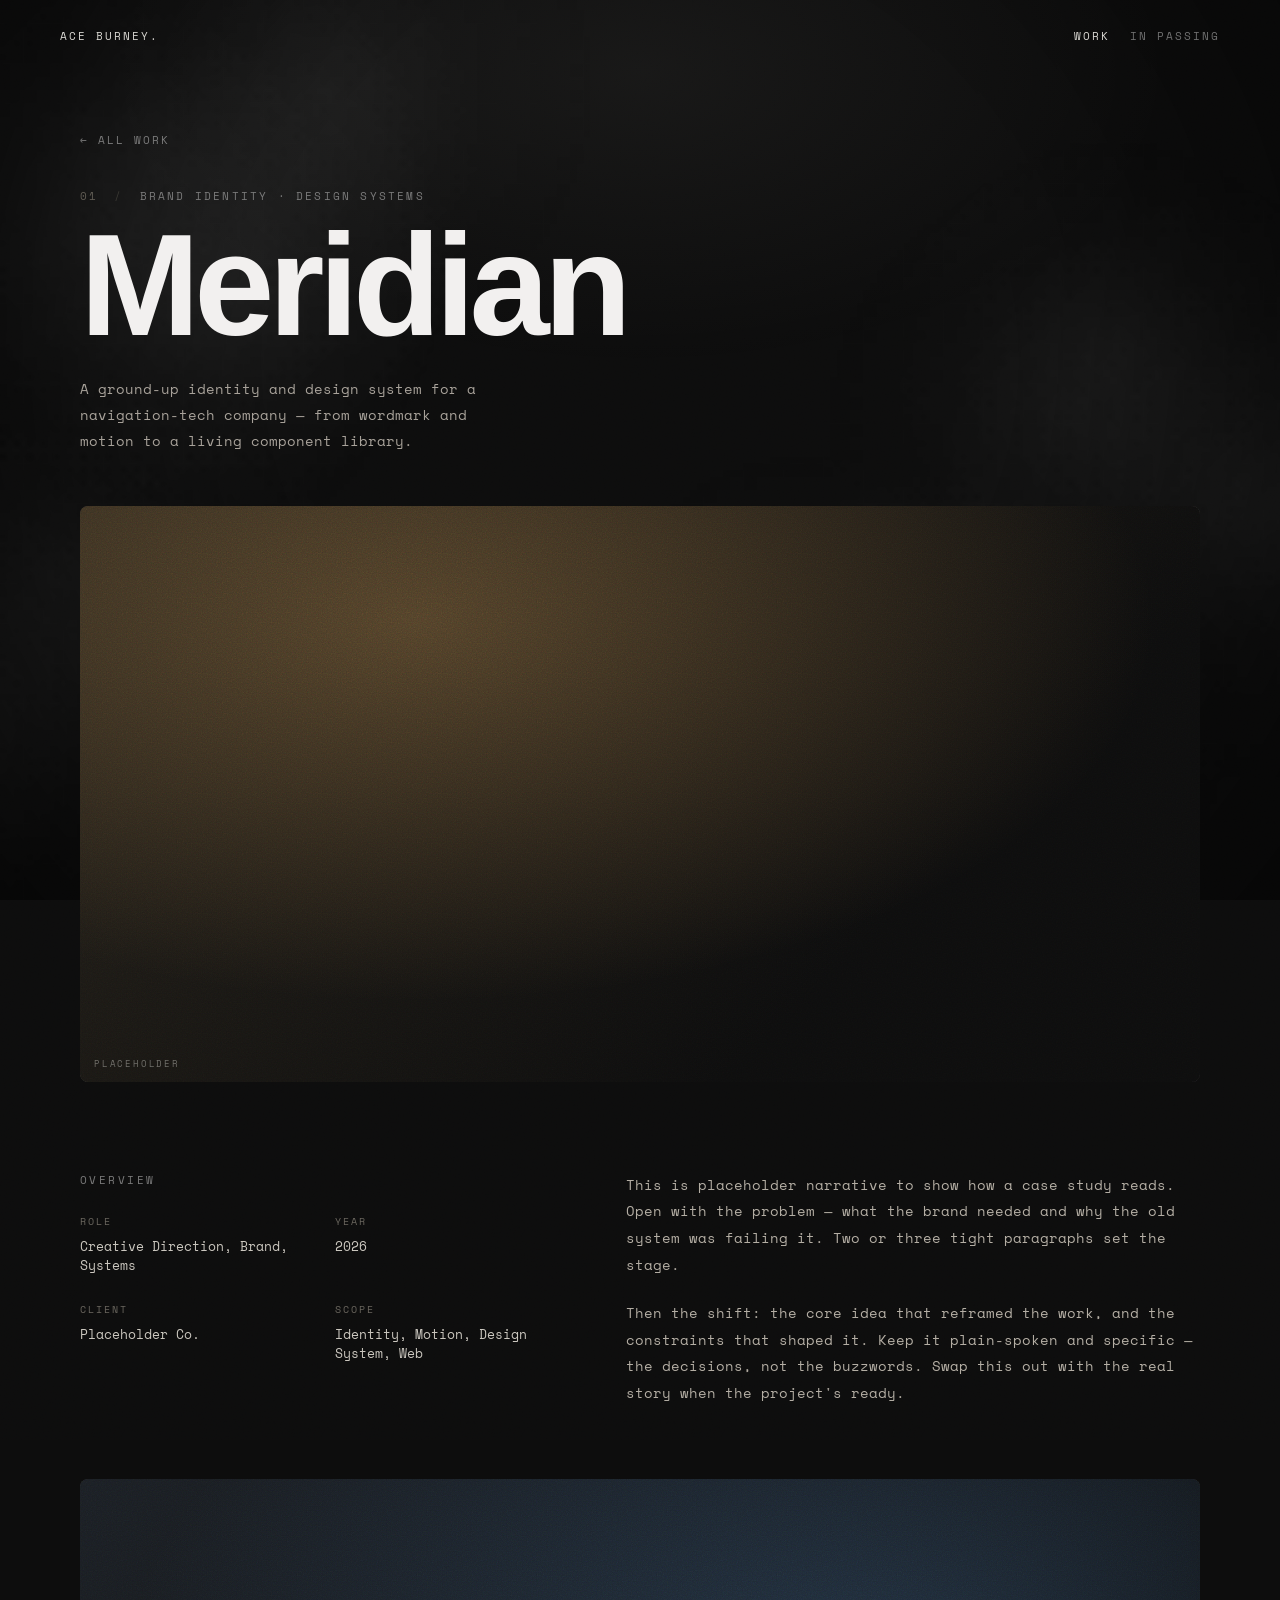
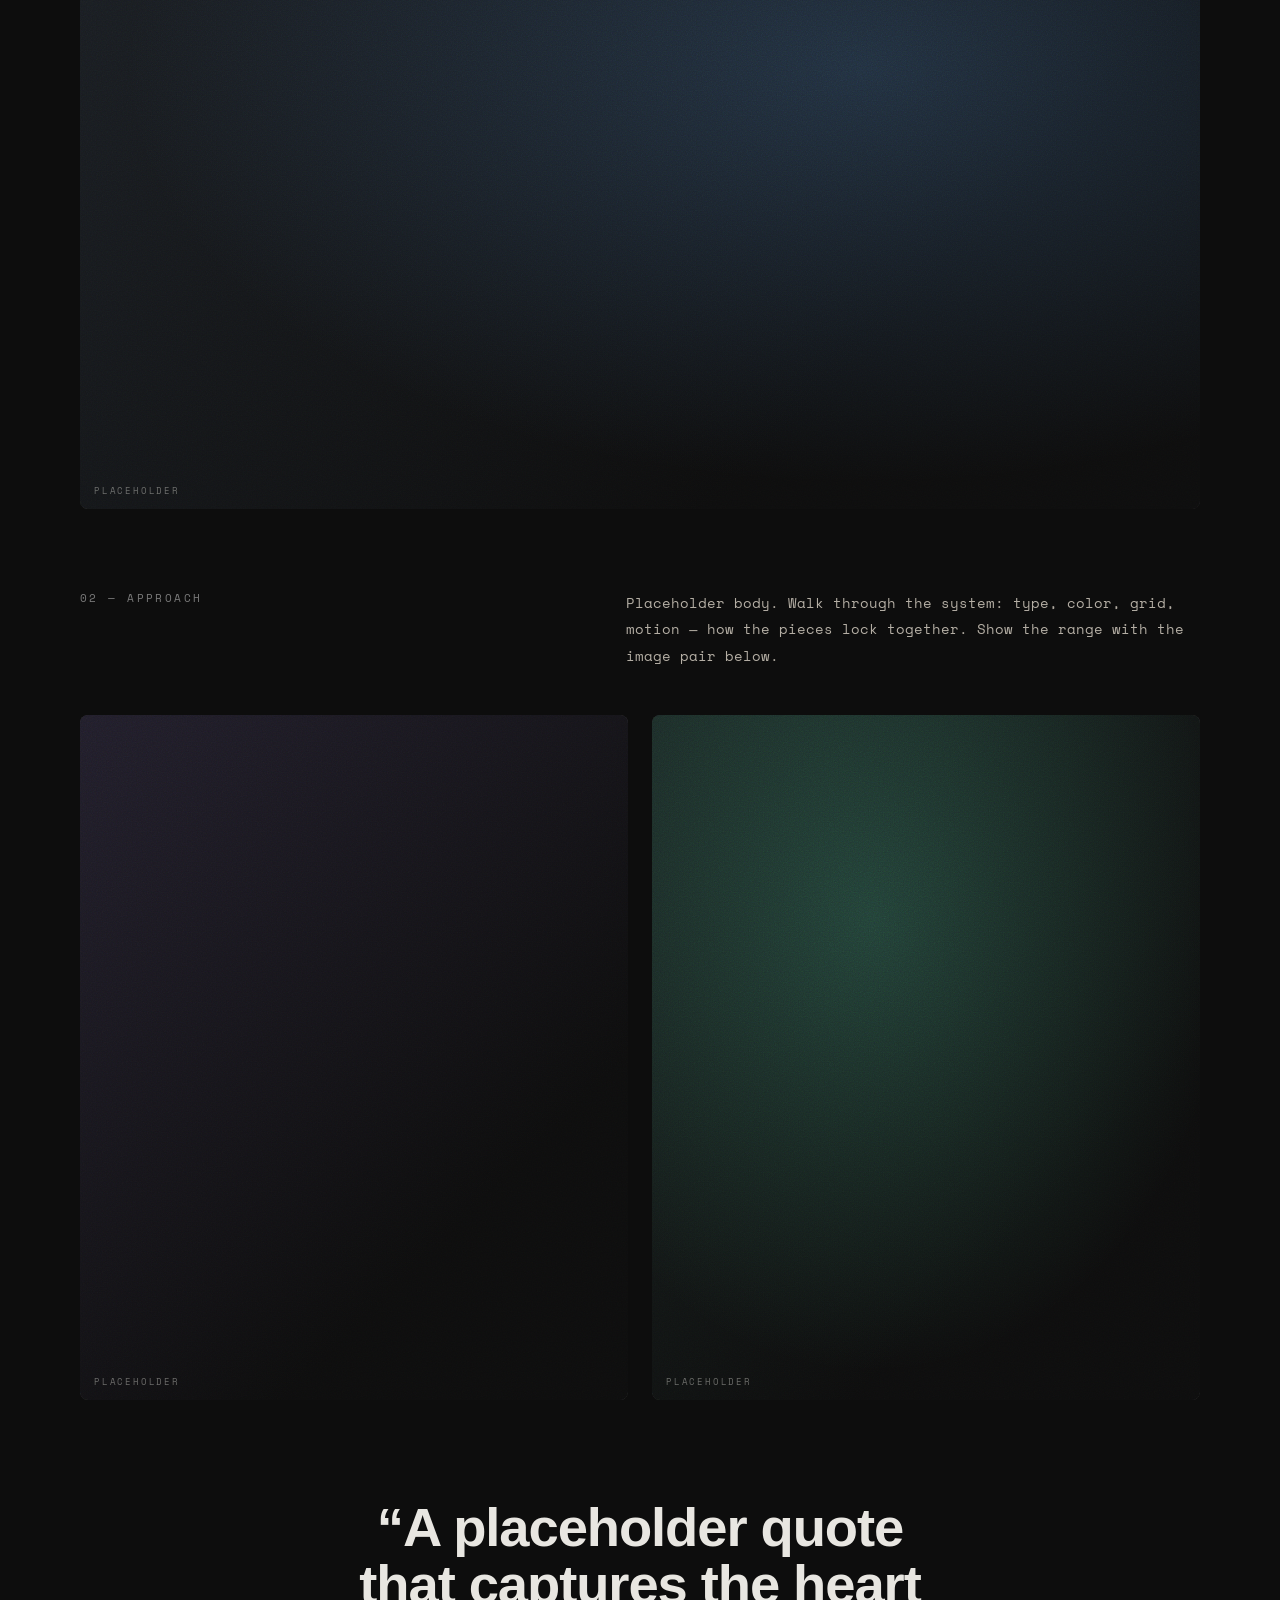
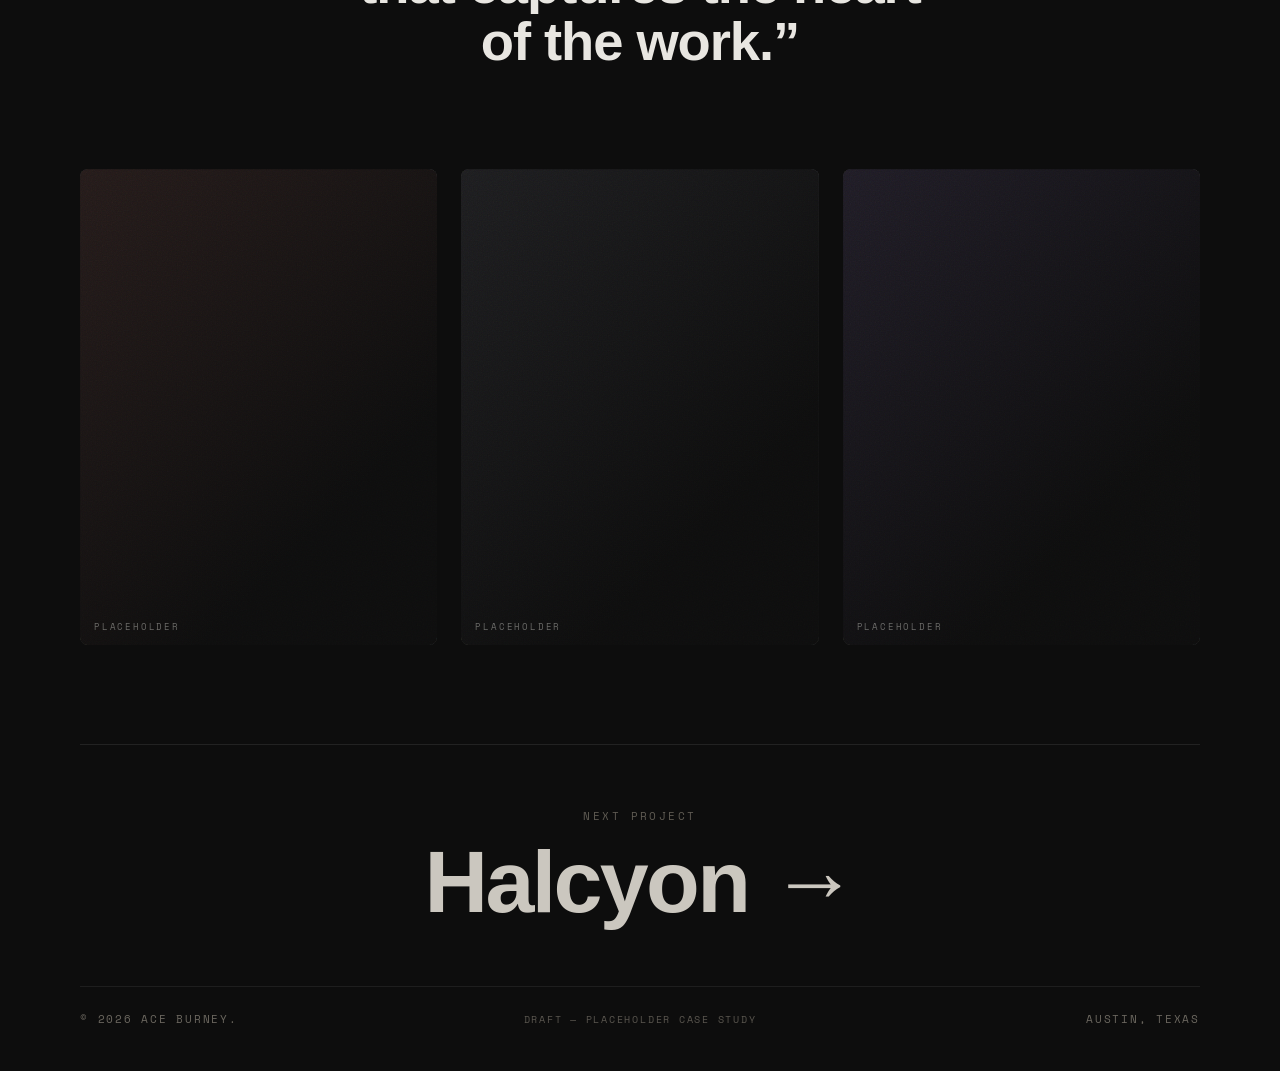
<file: work-detail.html>
<!DOCTYPE html>
<html lang="en">
<head>
<meta charset="utf-8">
<meta name="viewport" content="width=device-width, initial-scale=1, viewport-fit=cover">
<title>Meridian — Work — Ace Burney</title>
<meta name="description" content="Meridian — brand identity and design system. Selected work by Ace Burney.">
<meta name="robots" content="noindex, nofollow">
<meta name="theme-color" content="#0D0D0D">
<meta name="color-scheme" content="dark">
<link rel="icon" href="data:image/svg+xml,%3Csvg xmlns='http://www.w3.org/2000/svg' viewBox='0 0 32 32'%3E%3Crect width='32' height='32' rx='6' fill='%230D0D0D'/%3E%3Ctext x='16' y='22' font-family='Helvetica,Arial,sans-serif' font-weight='700' font-size='18' fill='%23e8e6e1' text-anchor='middle'%3EA%3C/text%3E%3C/svg%3E">
<link rel="preconnect" href="https://fonts.googleapis.com">
<link rel="preconnect" href="https://fonts.gstatic.com" crossorigin>
<link href="https://fonts.googleapis.com/css2?family=Space+Mono:wght@400;700&display=swap" rel="stylesheet">
<style>
  * { margin: 0; padding: 0; box-sizing: border-box; }
  html, body { background: #0D0D0D; }
  body { color: #e8e6e1; overflow-x: hidden; }
  a { color: #7A7A7A; text-decoration: none; }
  ::selection { background: #e8e6e1; color: #0D0D0D; }
  @keyframes ab-grain { 0%{transform:translate(0,0);}10%{transform:translate(-6%,-4%);}20%{transform:translate(-11%,6%);}30%{transform:translate(6%,-11%);}40%{transform:translate(-4%,14%);}50%{transform:translate(-12%,4%);}60%{transform:translate(14%,0);}70%{transform:translate(0,11%);}80%{transform:translate(-14%,-3%);}90%{transform:translate(10%,6%);}100%{transform:translate(4%,0);} }
  [data-reveal] { opacity: 0; transform: translateY(24px); transition: opacity .9s cubic-bezier(.16,1,.3,1), transform .9s cubic-bezier(.16,1,.3,1); }
  [data-reveal].in { opacity: 1; transform: none; }

  .ph { position: relative; overflow: hidden; border-radius: 8px; background: var(--g, linear-gradient(135deg,#1c1c1e,#0d0d0d 70%)); background-size: cover; background-position: center; }
  .ph::before { content: ""; position: absolute; inset: 0; opacity: 0.5; mix-blend-mode: overlay; background-image: url('data:image/svg+xml,%3Csvg xmlns=%22http://www.w3.org/2000/svg%22 width=%22120%22 height=%22120%22%3E%3Cfilter id=%22n%22%3E%3CfeTurbulence type=%22fractalNoise%22 baseFrequency=%220.8%22 numOctaves=%222%22/%3E%3C/filter%3E%3Crect width=%22100%25%22 height=%22100%25%22 filter=%22url(%23n)%22/%3E%3C/svg%3E'); }
  .ph::after { content: "Placeholder"; position: absolute; left: 14px; bottom: 12px; font-family: 'Space Mono', monospace; font-size: 9px; letter-spacing: 0.2em; text-transform: uppercase; color: rgba(232,230,225,0.42); }

  .meta-grid { display: grid; grid-template-columns: repeat(2, 1fr); gap: 26px 40px; }
  .meta-k { font-family: 'Space Mono', monospace; font-size: 10px; letter-spacing: 0.2em; text-transform: uppercase; color: #6b675f; margin-bottom: 8px; }
  .meta-v { font-family: 'Space Mono', monospace; font-size: 13px; line-height: 1.5; color: #cbc7bf; }
  .body-copy { font-family: 'Space Mono', monospace; font-size: clamp(0.9rem,1.05vw,1.02rem); line-height: 1.85; color: #b4aea4; }
  .sec-label { font-family: 'Space Mono', monospace; font-size: 11px; letter-spacing: 0.22em; text-transform: uppercase; color: #7A7A7A; }
  .pair { display: grid; grid-template-columns: 1fr 1fr; gap: clamp(14px,2vw,24px); }
  .trio { display: grid; grid-template-columns: repeat(3, 1fr); gap: clamp(14px,2vw,24px); }

  @media (max-width: 760px) {
    .meta-grid { grid-template-columns: 1fr 1fr; gap: 22px 24px; }
    .pair, .trio { grid-template-columns: 1fr; }
    .split { grid-template-columns: 1fr !important; gap: 24px !important; }
  }
</style>
</head>
<body>
<div data-root style="position:relative; width:100%; min-height:100dvh; background:#0D0D0D; overflow-x:hidden; cursor:none; -webkit-tap-highlight-color:transparent;">

  <canvas data-ambient style="position:fixed; inset:0; z-index:0; width:100vw; height:100vh; pointer-events:none; display:block;"></canvas>
  <div style="position:fixed; inset:0; z-index:1; pointer-events:none; background:radial-gradient(ellipse 70% 55% at 50% 8%, rgba(237,233,224,0.05), rgba(237,233,224,0) 60%), radial-gradient(circle at 50% 40%, rgba(0,0,0,0) 45%, rgba(0,0,0,0.5) 100%);"></div>
  <div data-motion style="position:fixed; inset:-60%; z-index:2; pointer-events:none; opacity:0.05; mix-blend-mode:overlay; animation:ab-grain 0.7s steps(1) infinite; background-image:url('data:image/svg+xml,%3Csvg xmlns=%22http://www.w3.org/2000/svg%22 width=%22140%22 height=%22140%22%3E%3Cfilter id=%22n%22%3E%3CfeTurbulence type=%22fractalNoise%22 baseFrequency=%220.85%22 numOctaves=%222%22 stitchTiles=%22stitch%22/%3E%3C/filter%3E%3Crect width=%22100%25%22 height=%22100%25%22 filter=%22url(%23n)%22/%3E%3C/svg%3E'); background-size:200px 200px;"></div>

  <!-- ===== NAV ===== -->
  <nav style="position:fixed; top:0; left:0; right:0; z-index:30; display:flex; align-items:center; justify-content:space-between; padding:28px clamp(24px,5vw,60px); mix-blend-mode:difference;">
    <a href="/" data-scramble data-scramble-to="← BACK HOME" style="font-family:'Space Mono',monospace; font-size:11px; letter-spacing:0.18em; color:#e8e6e1; text-transform:uppercase;">Ace Burney.</a>
    <div style="display:flex; gap:20px; font-family:'Space Mono',monospace; font-size:11px; letter-spacing:0.18em; text-transform:uppercase;">
      <a href="/work" data-scramble style="color:#e8e6e1;">Work</a>
      <a href="in-passing.html" data-scramble style="color:#7A7A7A;">In Passing</a>
    </div>
  </nav>

  <div style="position:relative; z-index:10; max-width:1240px; margin:0 auto; padding:0 clamp(24px,5vw,60px);">

    <!-- HERO -->
    <header style="padding:130px 0 0;">
      <a href="/work" data-reveal data-scramble data-scramble-to="← ALL WORK" style="display:inline-block; font-family:'Space Mono',monospace; font-size:11px; letter-spacing:0.18em; text-transform:uppercase; color:#7A7A7A; margin-bottom:40px;">← All Work</a>
      <div data-reveal style="display:flex; align-items:baseline; gap:16px; font-family:'Space Mono',monospace; font-size:11px; letter-spacing:0.2em; text-transform:uppercase; color:#7A7A7A; margin-bottom:20px;">
        <span style="color:#5f5b53;">01</span><span style="color:#3a3833;">/</span><span>Brand Identity · Design Systems</span>
      </div>
      <h1 data-reveal style="font-family:'Helvetica Neue',Helvetica,Arial,sans-serif; font-weight:700; font-size:clamp(3rem,12vw,9rem); line-height:0.86; letter-spacing:-0.04em; color:#f2f0ef;">Meridian</h1>
      <p data-reveal style="margin-top:28px; max-width:46ch; font-family:'Space Mono',monospace; font-size:clamp(0.9rem,1.05vw,1.02rem); line-height:1.8; color:#a8a29a;">A ground-up identity and design system for a navigation-tech company — from wordmark and motion to a living component library.</p>
    </header>

    <!-- HERO IMAGE -->
    <div data-reveal class="ph" style="margin-top:52px; height:clamp(280px,64vh,640px); --g:radial-gradient(120% 120% at 30% 20%, rgba(198,150,84,0.30), rgba(13,13,13,0) 55%), linear-gradient(135deg,#242019,#0d0d0d 72%);"></div>

    <!-- OVERVIEW -->
    <section style="padding:clamp(64px,10vh,120px) 0 0;">
      <div class="split" style="display:grid; grid-template-columns:0.9fr 1.1fr; gap:clamp(30px,6vw,90px); align-items:start;">
        <div data-reveal>
          <div class="sec-label" style="margin-bottom:26px;">Overview</div>
          <div class="meta-grid">
            <div><div class="meta-k">Role</div><div class="meta-v">Creative Direction, Brand, Systems</div></div>
            <div><div class="meta-k">Year</div><div class="meta-v">2026</div></div>
            <div><div class="meta-k">Client</div><div class="meta-v">Placeholder Co.</div></div>
            <div><div class="meta-k">Scope</div><div class="meta-v">Identity, Motion, Design System, Web</div></div>
          </div>
        </div>
        <div data-reveal>
          <p class="body-copy">This is placeholder narrative to show how a case study reads. Open with the problem — what the brand needed and why the old system was failing it. Two or three tight paragraphs set the stage.</p>
          <p class="body-copy" style="margin-top:22px;">Then the shift: the core idea that reframed the work, and the constraints that shaped it. Keep it plain-spoken and specific — the decisions, not the buzzwords. Swap this out with the real story when the project's ready.</p>
        </div>
      </div>
    </section>

    <!-- FULL IMAGE -->
    <div data-reveal class="ph" style="margin-top:clamp(48px,8vh,96px); height:clamp(300px,70vh,720px); --g:radial-gradient(120% 120% at 70% 30%, rgba(84,140,198,0.24), rgba(13,13,13,0) 55%), linear-gradient(135deg,#1a1e23,#0d0d0d 72%);"></div>

    <!-- APPROACH -->
    <section style="padding:clamp(56px,9vh,110px) 0 0;">
      <div class="split" style="display:grid; grid-template-columns:0.9fr 1.1fr; gap:clamp(30px,6vw,90px); align-items:start;">
        <div data-reveal><div class="sec-label">02 — Approach</div></div>
        <div data-reveal>
          <p class="body-copy">Placeholder body. Walk through the system: type, color, grid, motion — how the pieces lock together. Show the range with the image pair below.</p>
        </div>
      </div>
    </section>

    <!-- IMAGE PAIR -->
    <div data-reveal class="pair" style="margin-top:clamp(32px,5vh,56px);">
      <div class="ph" style="aspect-ratio:4/5; --g:linear-gradient(135deg,#201d29,#0d0d0d 72%);"></div>
      <div class="ph" style="aspect-ratio:4/5; --g:radial-gradient(120% 120% at 40% 30%, rgba(84,198,160,0.22), rgba(13,13,13,0) 55%), linear-gradient(135deg,#182220,#0d0d0d 72%);"></div>
    </div>

    <!-- PULL QUOTE -->
    <blockquote data-reveal style="padding:clamp(64px,11vh,130px) 0; max-width:20ch; margin:0 auto; text-align:center; font-family:'Helvetica Neue',Helvetica,Arial,sans-serif; font-weight:700; font-size:clamp(1.8rem,5vw,3.4rem); line-height:1.05; letter-spacing:-0.02em; color:#e8e6e1;">“A placeholder quote that captures the heart of the work.”</blockquote>

    <!-- TRIO -->
    <div data-reveal class="trio">
      <div class="ph" style="aspect-ratio:3/4; --g:linear-gradient(135deg,#231a19,#0d0d0d 72%);"></div>
      <div class="ph" style="aspect-ratio:3/4; --g:linear-gradient(135deg,#1c1c1e,#0d0d0d 72%);"></div>
      <div class="ph" style="aspect-ratio:3/4; --g:linear-gradient(135deg,#1e1b24,#0d0d0d 72%);"></div>
    </div>

    <!-- NEXT PROJECT -->
    <a href="work-detail.html" data-reveal style="display:block; margin-top:clamp(64px,11vh,130px); padding:clamp(40px,7vh,80px) 0; border-top:1px solid rgba(255,255,255,0.09); text-align:center;">
      <div class="sec-label" style="margin-bottom:18px; color:#5f5b53;">Next Project</div>
      <div style="font-family:'Helvetica Neue',Helvetica,Arial,sans-serif; font-weight:700; font-size:clamp(2.4rem,8vw,5.5rem); line-height:0.92; letter-spacing:-0.03em; color:#cbc7bf;">Halcyon →</div>
    </a>

    <!-- FOOTER -->
    <footer style="padding:24px 0 44px; border-top:1px solid rgba(255,255,255,0.07);">
      <div style="display:grid; grid-template-columns:1fr auto 1fr; align-items:center; gap:12px 24px; font-family:'Space Mono',monospace; font-size:11px; letter-spacing:0.16em; color:#6b675f; text-transform:uppercase;">
        <span style="justify-self:start;">© 2026 Ace Burney.</span>
        <span style="justify-self:center; font-size:10px; color:#5a564f;">Draft — placeholder case study</span>
        <span style="justify-self:end;">Austin, Texas</span>
      </div>
    </footer>
  </div>

  <div data-cursor style="position:fixed; top:0; left:0; width:26px; height:26px; border:1px solid rgba(237,233,224,0.55); border-radius:50%; pointer-events:none; z-index:9999; transform:translate(-100px,-100px); transition:width .25s ease, height .25s ease, background-color .25s ease, border-color .25s ease; mix-blend-mode:difference;"></div>
  <div data-sweep style="position:fixed; inset:0; z-index:9990; background:#0D0D0D; pointer-events:none; will-change:transform; transition:transform 1s cubic-bezier(.76,0,.24,1);"></div>
</div>

<script>
(function () {
  'use strict';
  const $ = (s, c) => (c || document).querySelector(s);
  const $$ = (s, c) => Array.from((c || document).querySelectorAll(s));
  const root = $('[data-root]'), cursor = $('[data-cursor]'), ambient = $('[data-ambient]'), sweep = $('[data-sweep]');
  const state = { mx: -9999, my: -9999, _cx: -100, _cy: -100 };
  window.addEventListener('mousemove', (e) => { state.mx = e.clientX; state.my = e.clientY; });
  const canHover = matchMedia('(hover: hover) and (pointer: fine)').matches;

  if (cursor && canHover) {
    root.addEventListener('mouseover', (e) => { if (e.target.closest('a, button')) { cursor.style.width = '46px'; cursor.style.height = '46px'; cursor.style.backgroundColor = 'rgba(237,233,224,0.9)'; } });
    root.addEventListener('mouseout', (e) => { if (e.target.closest('a, button')) { cursor.style.width = '26px'; cursor.style.height = '26px'; cursor.style.backgroundColor = 'transparent'; } });
    const loop = () => { state._cx += (state.mx - state._cx) * 0.18; state._cy += (state.my - state._cy) * 0.18; cursor.style.transform = 'translate(' + (state._cx - 13).toFixed(1) + 'px,' + (state._cy - 13).toFixed(1) + 'px)'; requestAnimationFrame(loop); };
    requestAnimationFrame(loop);
  } else if (cursor) { cursor.style.display = 'none'; }

  if (ambient) {
    const ctx = ambient.getContext('2d'); const SCALE = 0.15; let w, h;
    const resize = () => { w = Math.max(1, Math.ceil(innerWidth * SCALE)); h = Math.max(1, Math.ceil(innerHeight * SCALE)); ambient.width = w; ambient.height = h; };
    resize(); addEventListener('resize', resize, { passive: true });
    const lights = [{cx:0.14,cy:0.12,r:0.40,a:0.12,phase:0},{cx:0.84,cy:0.5,r:0.34,a:0.09,phase:1.8},{cx:0.72,cy:0.85,r:0.30,a:0.08,phase:3.2},{cx:0.1,cy:0.7,r:0.32,a:0.09,phase:4.7}];
    const reduce = matchMedia('(prefers-reduced-motion: reduce)').matches; let t = 0;
    const draw = () => { ctx.clearRect(0,0,w,h); t += 0.006; lights.forEach((l) => { const bx=(l.cx+Math.sin(t*1.1+l.phase)*0.08)*w, by=(l.cy+Math.cos(t*0.9+l.phase)*0.07)*h, baseR=l.r*Math.min(w,h); for(let j=0;j<4;j++){ const ox=bx+Math.sin(t*(0.4+j*0.1)+j*1.7+l.phase)*baseR*0.35, oy=by+Math.cos(t*(0.35+j*0.08)+j*2.3)*baseR*0.3, sr=baseR*(0.55+j*0.12), sa=l.a*(0.4-j*0.05); const g=ctx.createRadialGradient(ox,oy,0,ox,oy,sr*1.2); g.addColorStop(0,'rgba(255,255,255,'+sa.toFixed(4)+')'); g.addColorStop(0.5,'rgba(255,255,255,'+(sa*0.3).toFixed(4)+')'); g.addColorStop(1,'rgba(255,255,255,0)'); ctx.fillStyle=g; ctx.beginPath(); ctx.arc(ox,oy,sr*1.2,0,Math.PI*2); ctx.fill(); } }); if(!reduce) requestAnimationFrame(draw); };
    draw();
  }

  function scrambleTo(el, target, dur) {
    if (!el) return; const pool = 'ABCDEFGHIJKLMNOPQRSTUVWXYZ0123456789#·/-←'; clearInterval(el._t);
    const len = target.length, q = [], frames = Math.max(8, Math.round((dur || 500) / 34));
    for (let i = 0; i < len; i++) { const start = Math.floor(Math.random() * (frames / 3)); q.push({ to: target[i] || '', start, end: start + Math.floor(frames * (0.4 + Math.random() * 0.5)), ch: '' }); }
    let f = 0; el._t = setInterval(() => { let out = '', done = 0; for (const x of q) { if (f >= x.end) { done++; out += x.to; } else if (f >= x.start) { if (!x.ch || Math.random() < 0.32) x.ch = pool[(Math.random() * pool.length) | 0]; out += x.ch; } else out += ' '; } el.textContent = out; f++; if (done >= q.length) clearInterval(el._t); }, 34);
  }
  $$('[data-scramble]').forEach((el) => { const original = el.textContent.trim(); const to = el.getAttribute('data-scramble-to') || original; el.addEventListener('mouseenter', () => scrambleTo(el, to, 420)); el.addEventListener('mouseleave', () => scrambleTo(el, original, 360)); });

  const els = $$('[data-reveal]');
  if ('IntersectionObserver' in window) { const io = new IntersectionObserver((ents) => ents.forEach((en) => { if (en.isIntersecting) { en.target.classList.add('in'); io.unobserve(en.target); } }), { threshold: 0.1, rootMargin: '0px 0px -6% 0px' }); els.forEach((e) => io.observe(e)); }
  else els.forEach((e) => e.classList.add('in'));

  addEventListener('load', () => requestAnimationFrame(() => { if (sweep) sweep.style.transform = 'translateY(-101%)'; }));
  setTimeout(() => { if (sweep) sweep.style.transform = 'translateY(-101%)'; }, 600);
})();
</script>
</body>
</html>
</file>
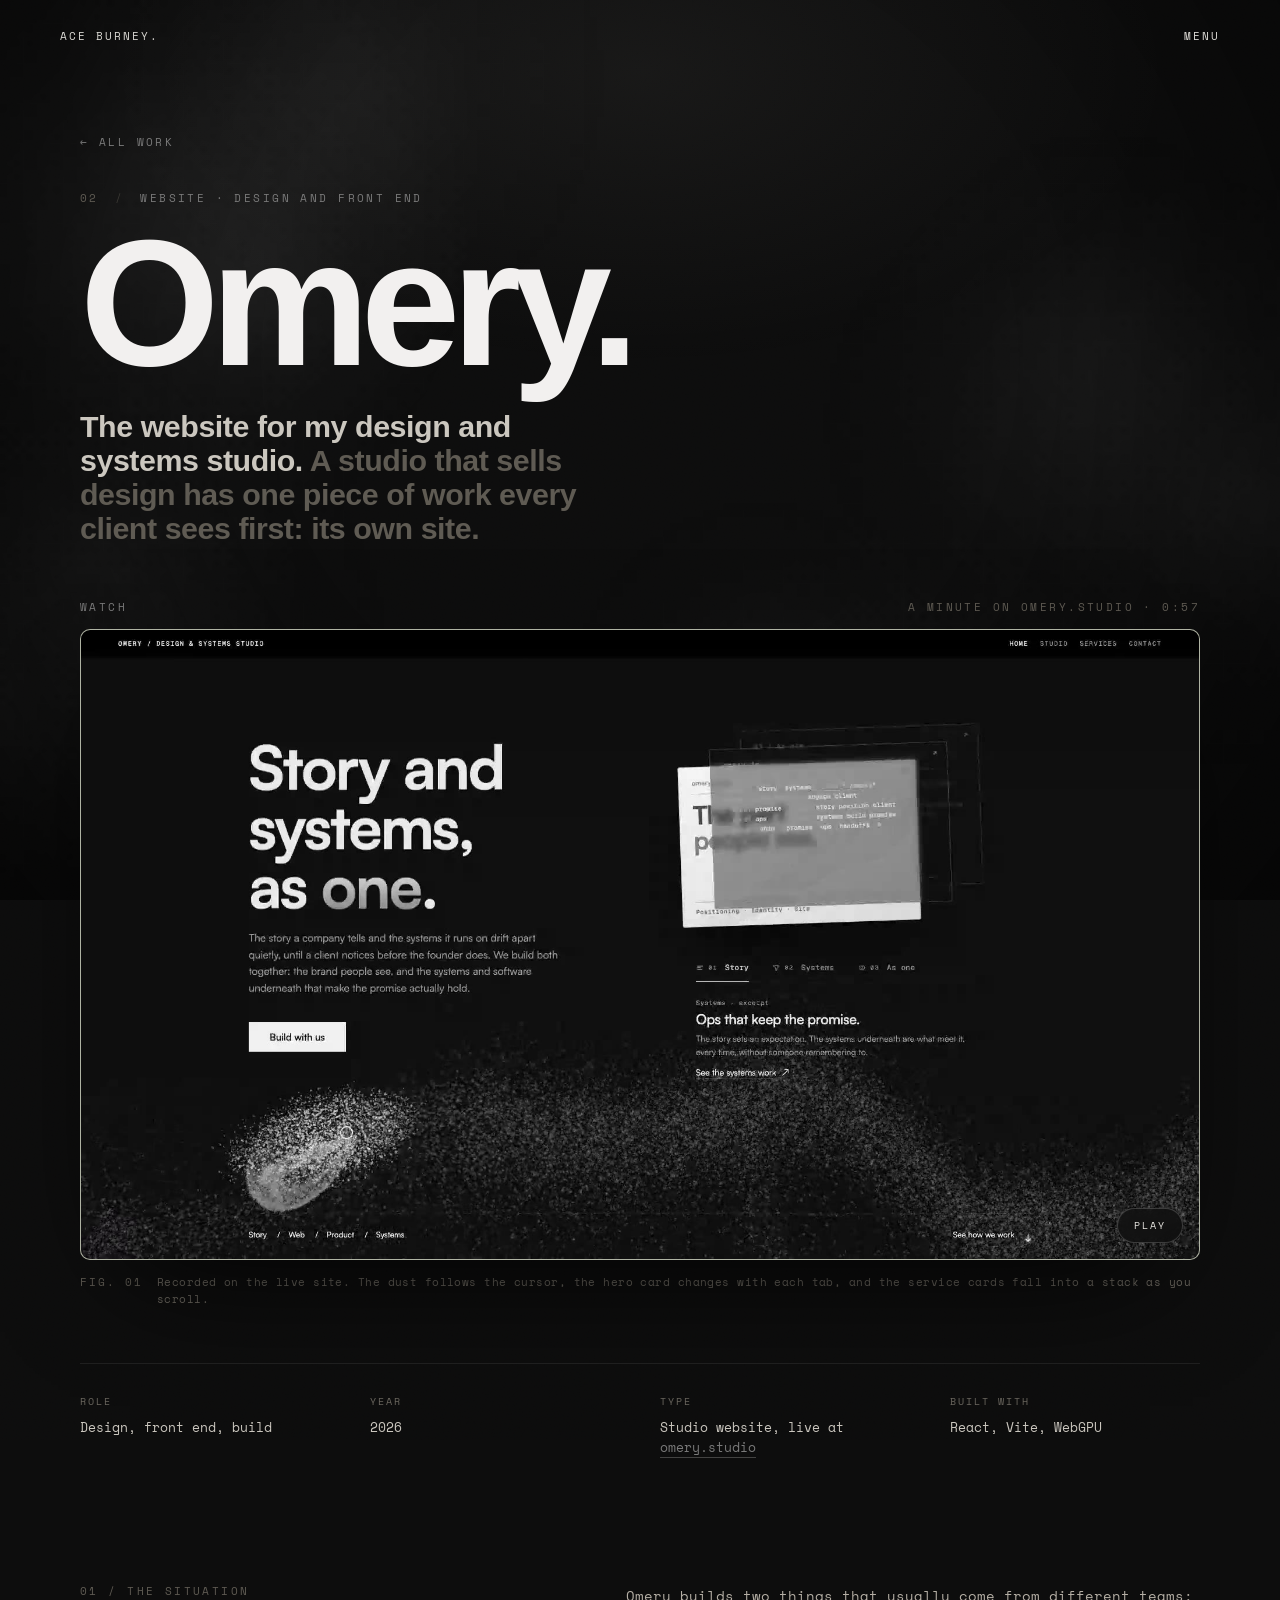
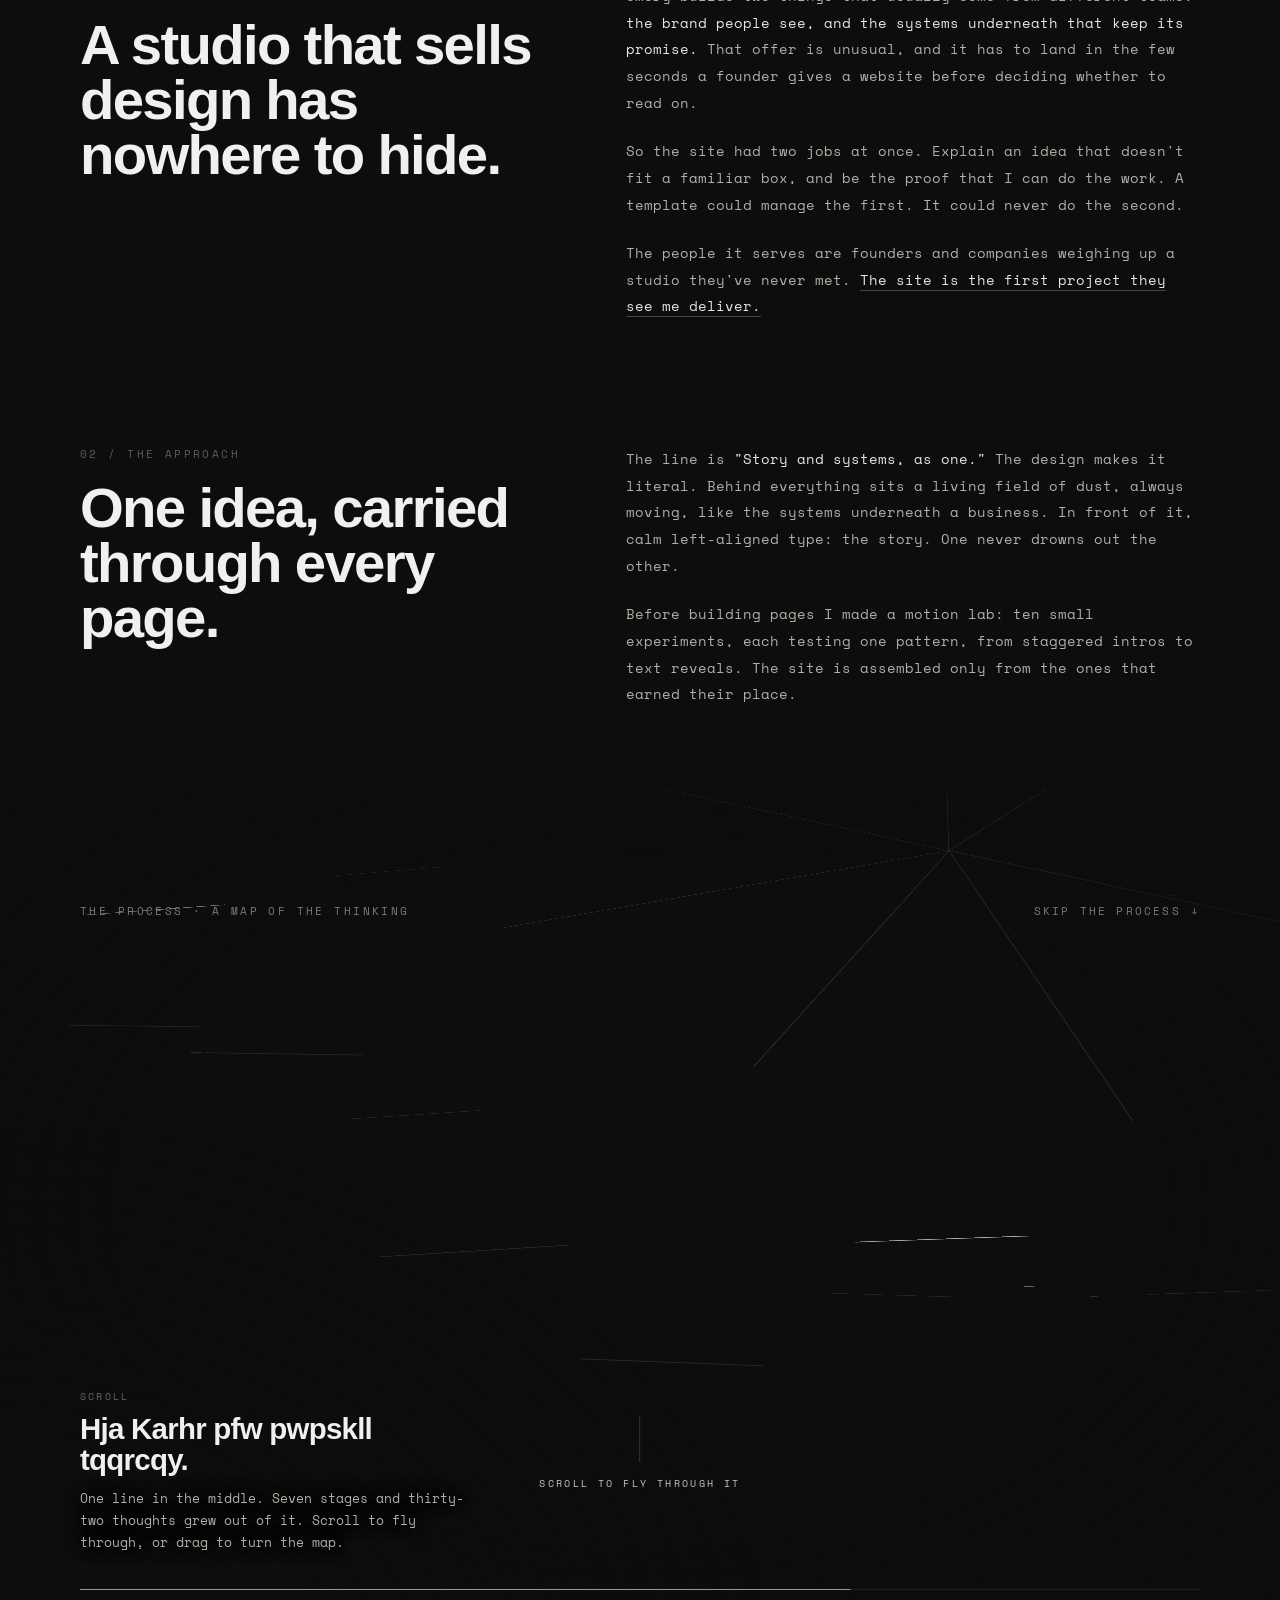
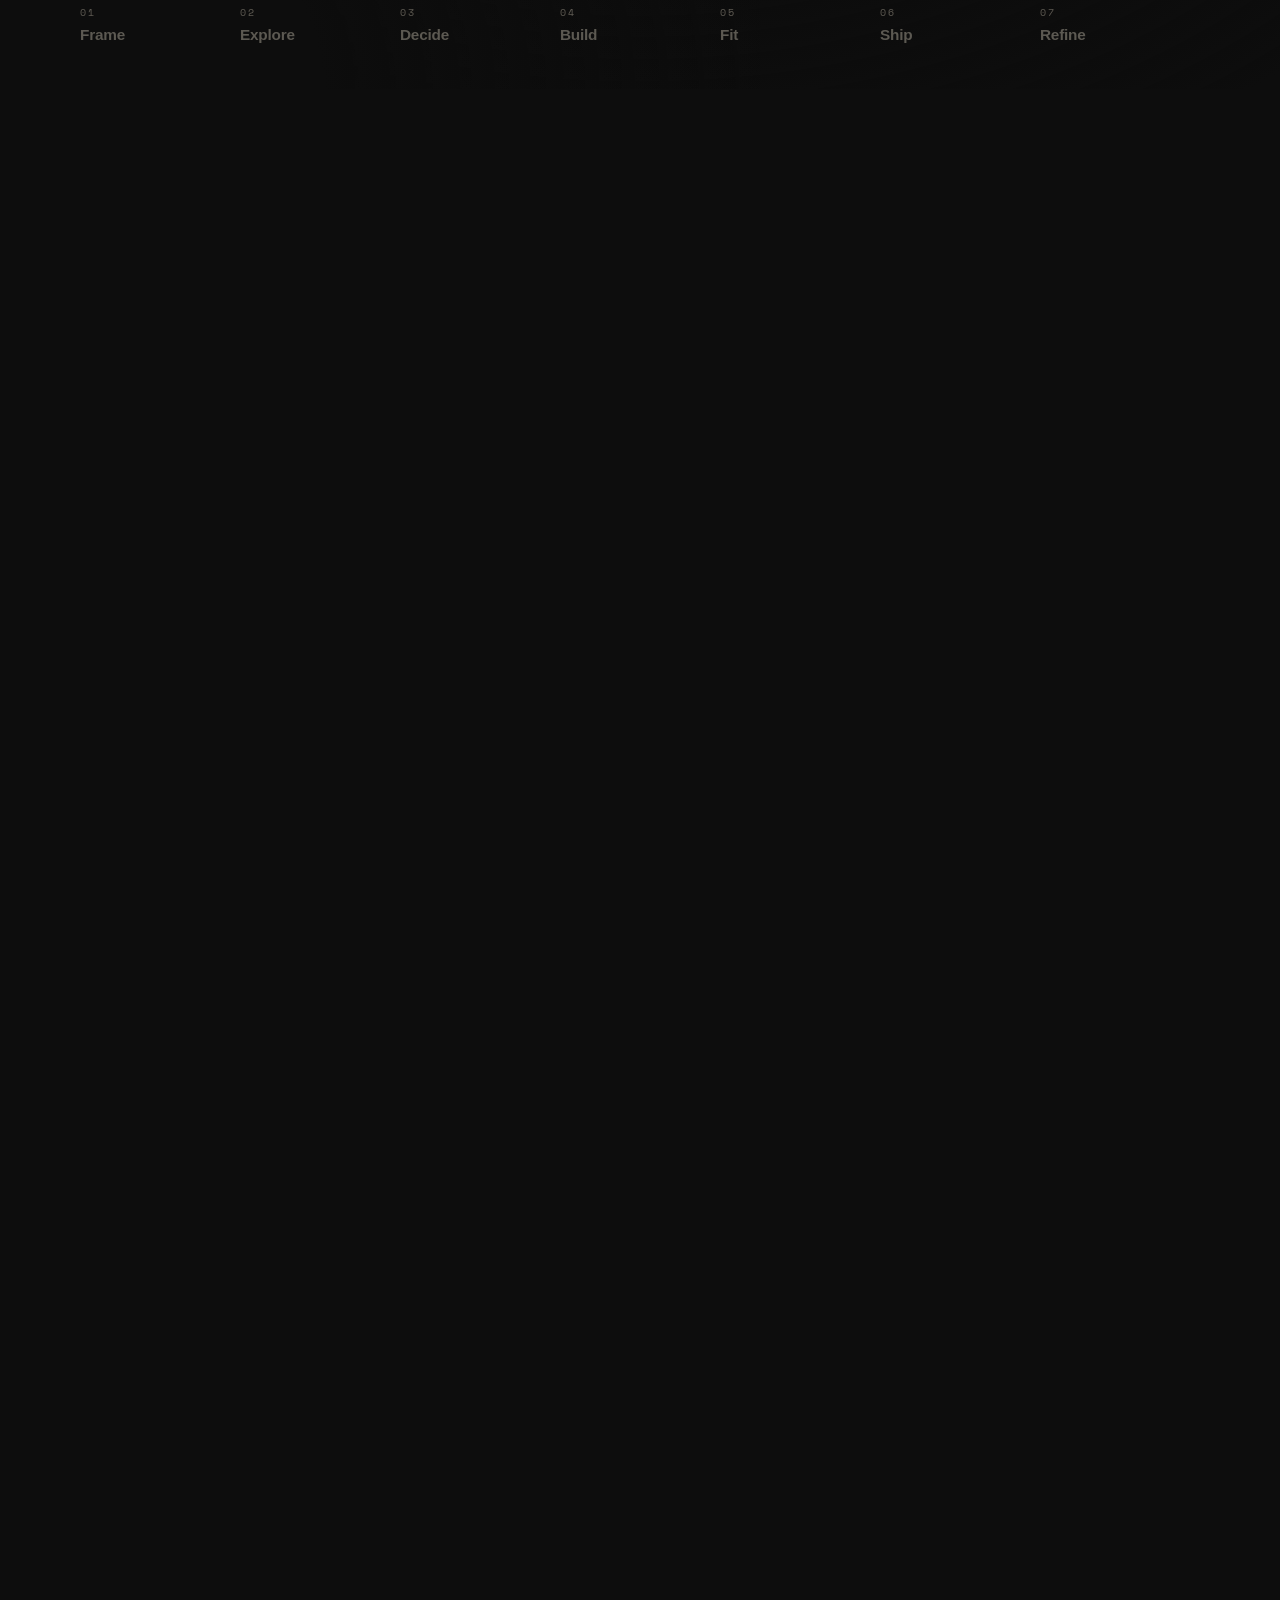
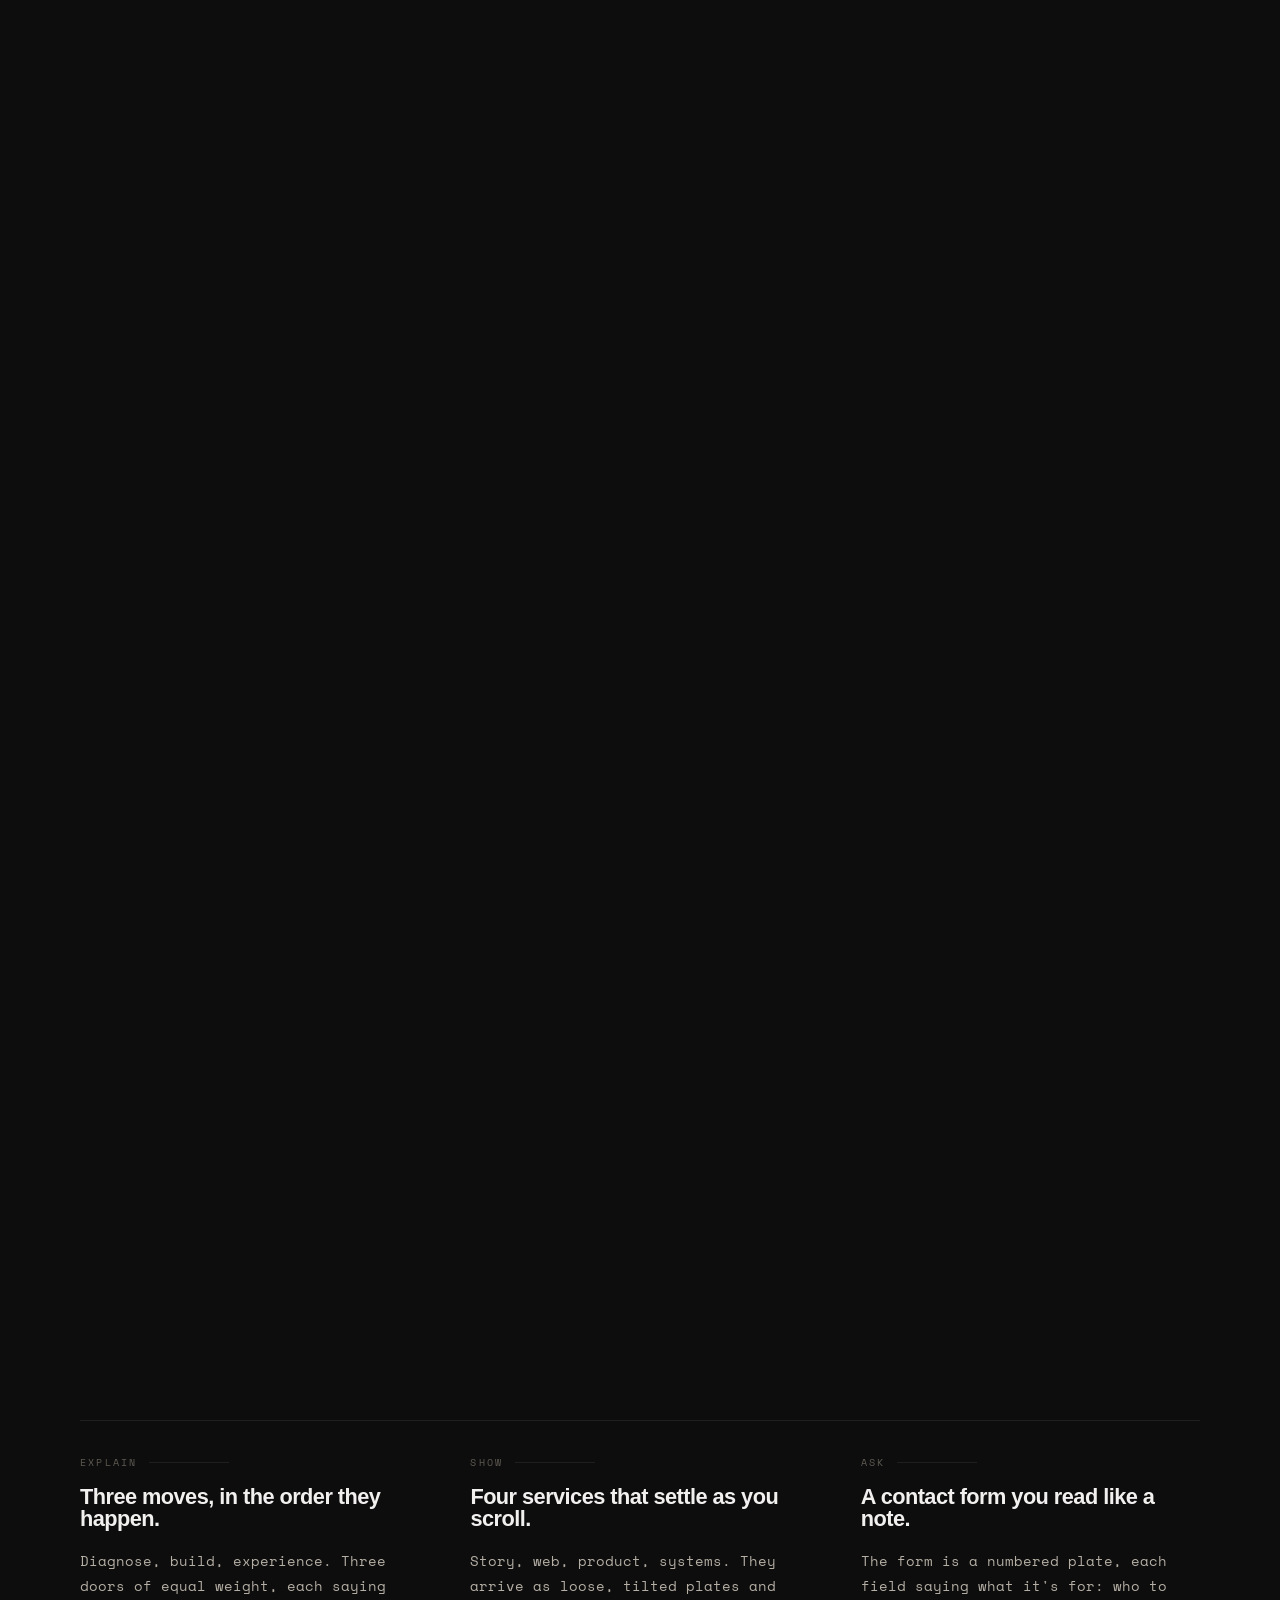
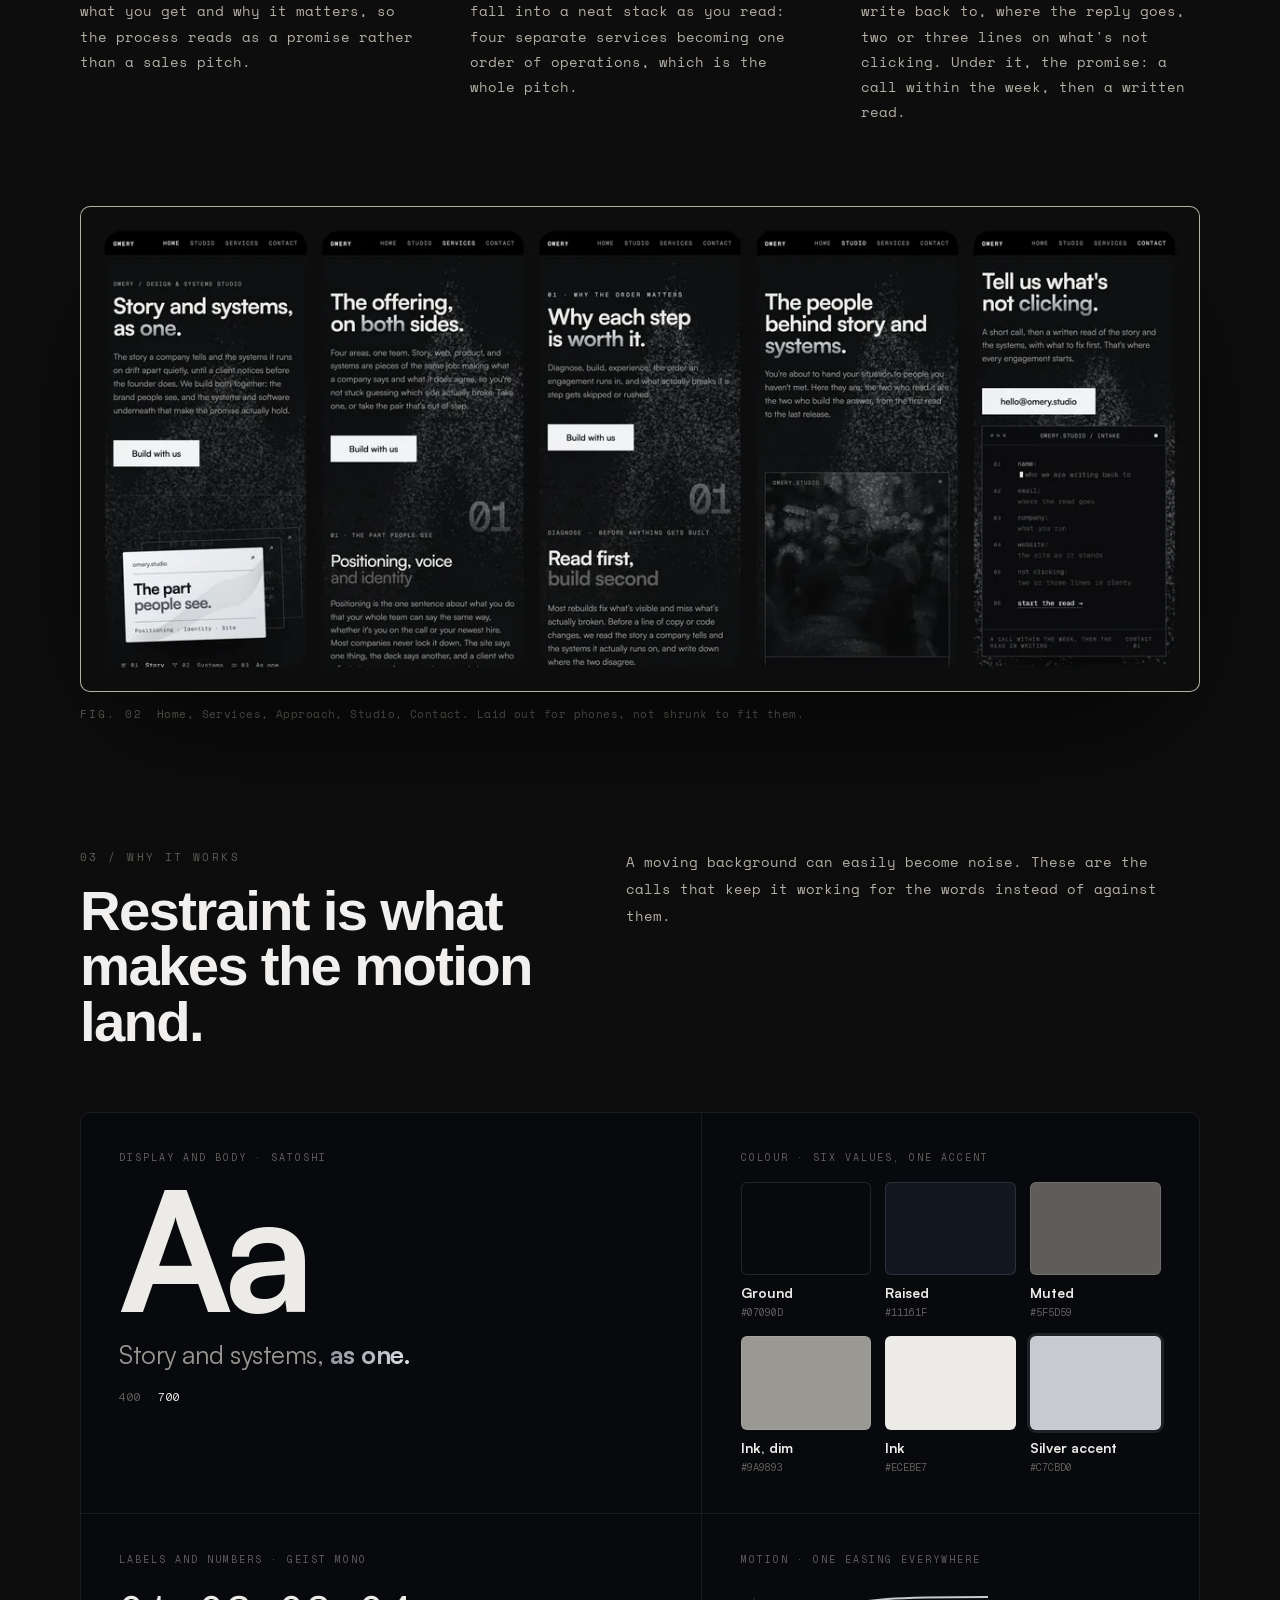
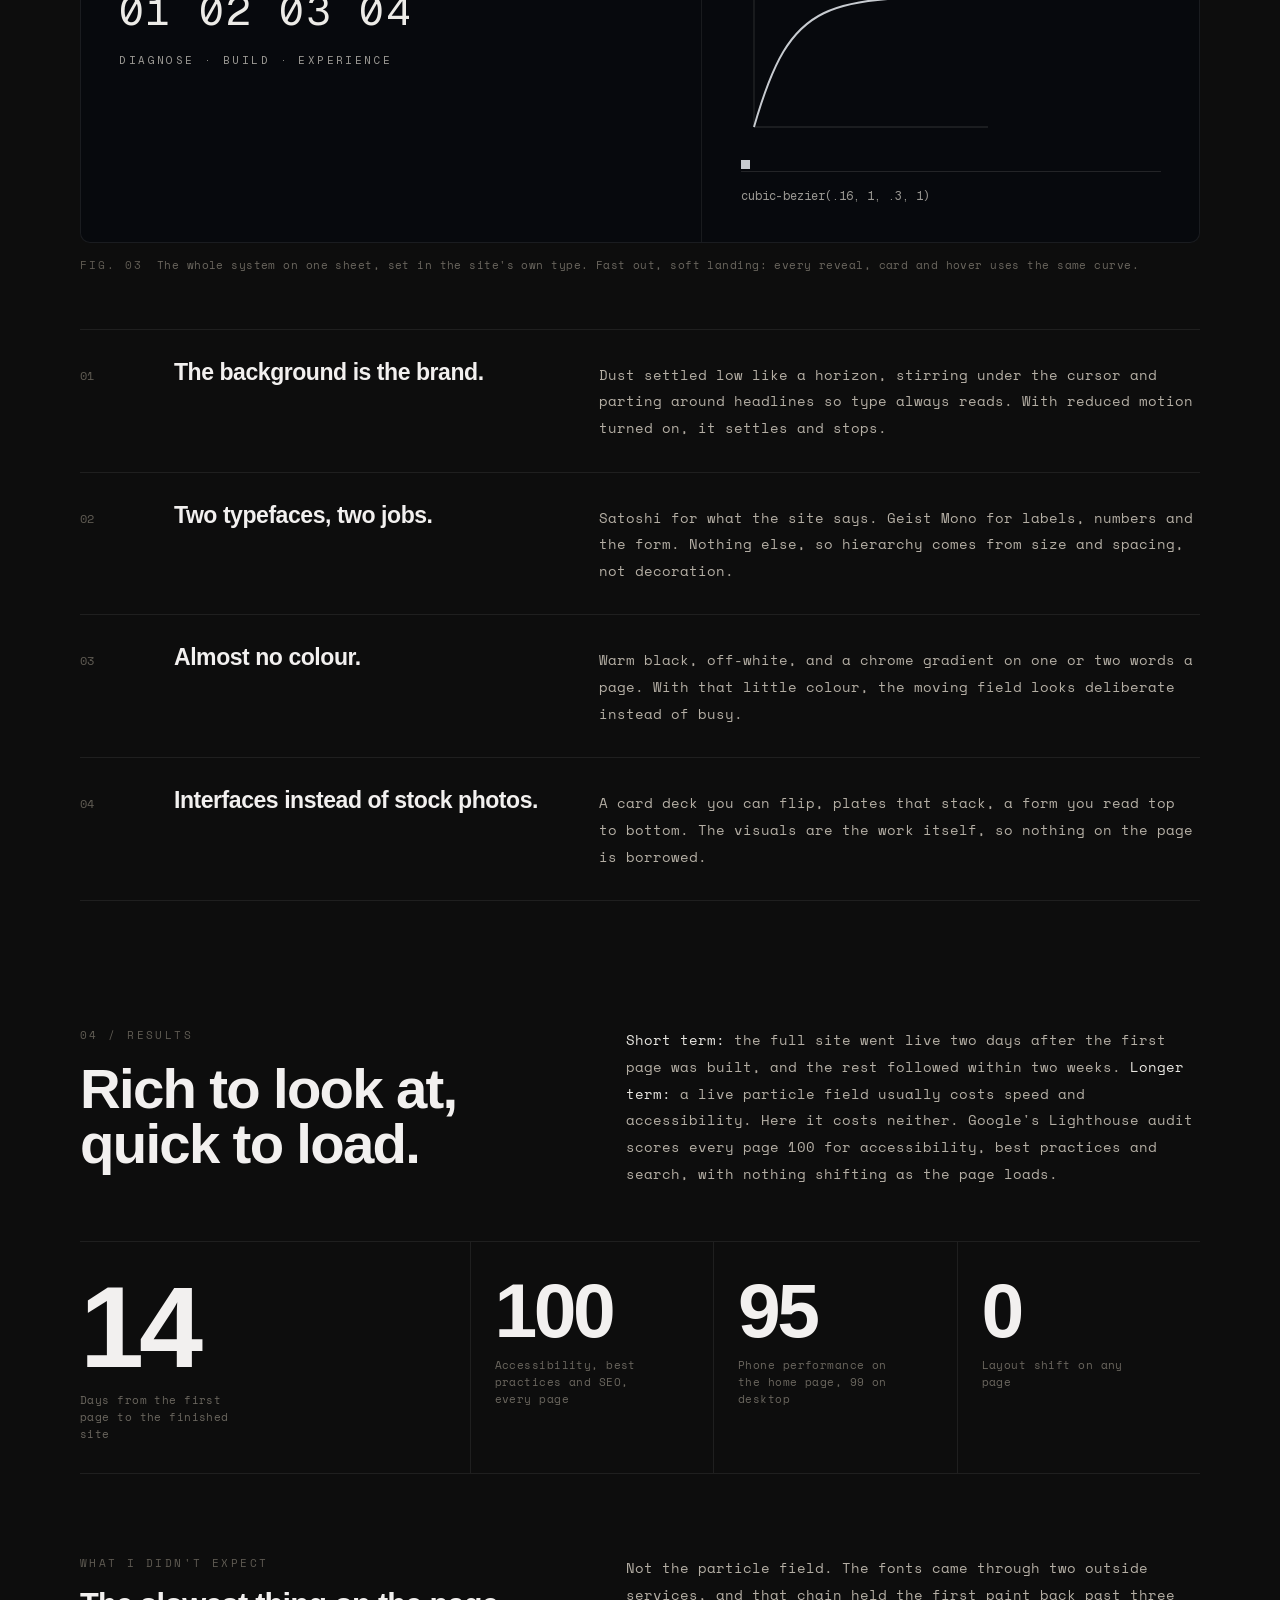
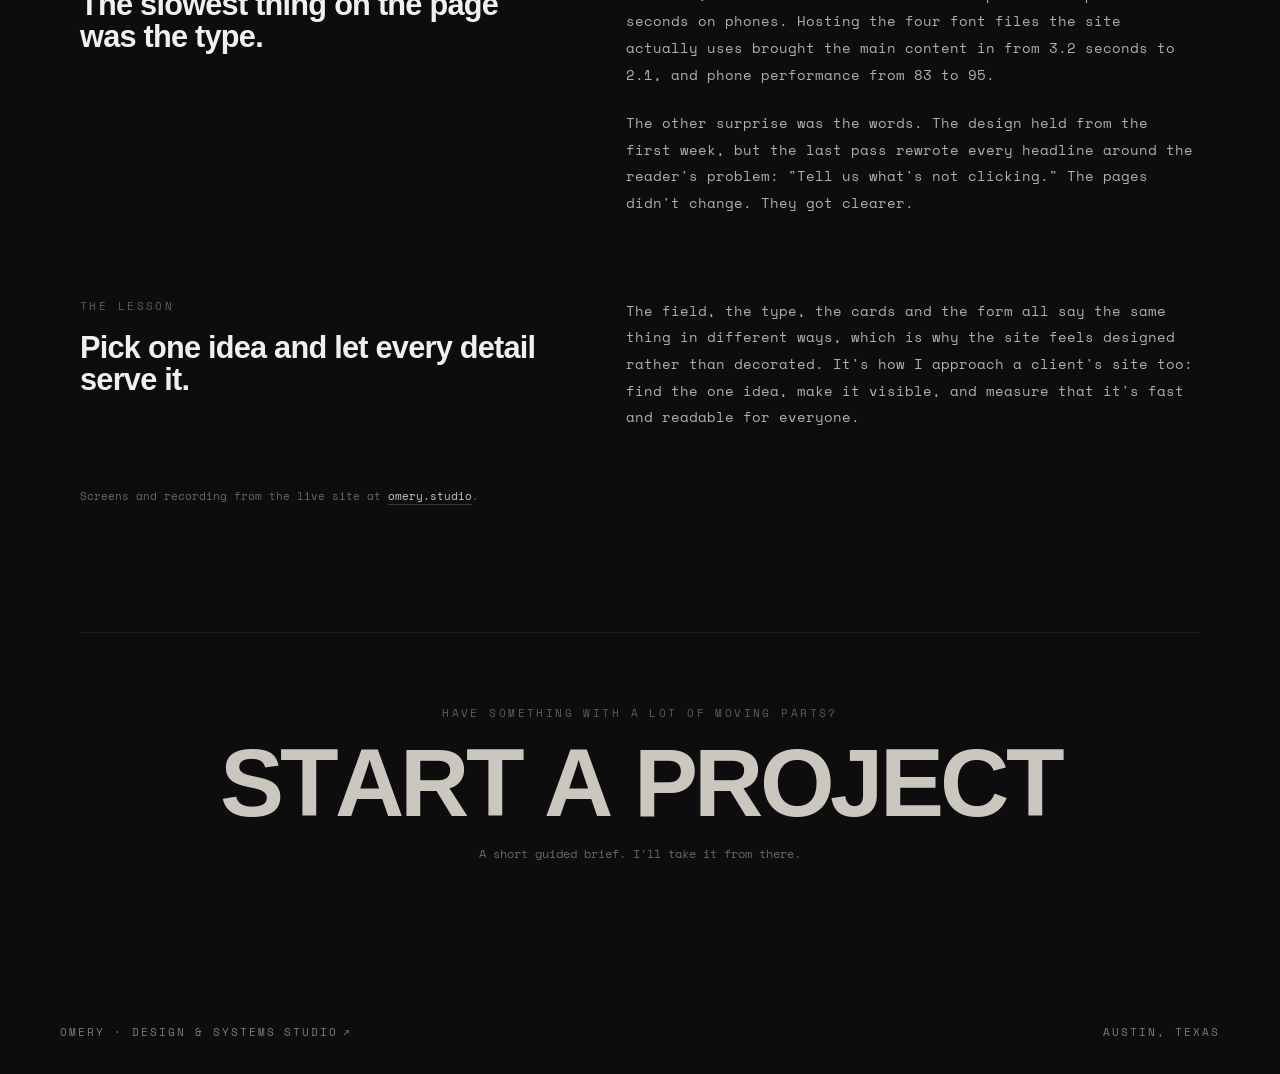
<file: work/omery.html>
<!DOCTYPE html>
<html lang="en">
<head>
<meta charset="utf-8">
<meta name="viewport" content="width=device-width, initial-scale=1, viewport-fit=cover">
<title>Omery — Ace Burney</title>
<meta name="description" content="The website for Omery, a design and systems studio: a living particle field behind calm, left-aligned type, scoring 100 for accessibility on every page. A website design case study by Ace Burney.">
<meta name="robots" content="noindex, nofollow">
<link rel="canonical" href="https://aceburney.com/work/omery">
<meta name="theme-color" content="#0D0D0D">
<meta name="color-scheme" content="dark">
<meta property="og:type" content="article">
<meta property="og:title" content="Omery — Ace Burney">
<meta property="og:description" content="The website for a design and systems studio, designed and built in two weeks.">
<meta property="og:url" content="https://aceburney.com/work/omery">
<meta property="og:image" content="https://aceburney.com/assets/work/omery/og.jpg">
<meta name="twitter:card" content="summary_large_image">
<link rel="icon" href="/assets/favicon/favicon.svg" type="image/svg+xml">
<link rel="icon" href="/assets/favicon/favicon-32.png" sizes="32x32" type="image/png">
<link rel="apple-touch-icon" href="/assets/favicon/favicon-180.png">
<link rel="preconnect" href="https://fonts.googleapis.com">
<link rel="preconnect" href="https://fonts.gstatic.com" crossorigin>
<link href="https://fonts.googleapis.com/css2?family=Space+Mono:wght@400;700&display=swap" rel="stylesheet">
<link rel="preload" as="image" href="/assets/work/omery/tour-poster.jpg">
<script type="application/ld+json">
{
  "@context": "https://schema.org",
  "@type": "CreativeWork",
  "name": "Omery website",
  "description": "The website for Omery, a design and systems studio in Austin.",
  "url": "https://aceburney.com/work/omery",
  "image": "https://aceburney.com/assets/work/omery/og.jpg",
  "dateCreated": "2026-09-14",
  "creator": { "@id": "https://aceburney.com/#person" }
}
</script>
<style>
  :root {
    --bg: #0D0D0D;
    --ink: #e8e6e1;
    --ink-hi: #f2f0ef;
    --ink-2: #cbc7bf;
    --body: #b4aea4;
    --muted: #7A7A7A;
    --faint: #6b675f;
    --fainter: #5f5b53;
    --rule: rgba(255,255,255,0.08);
    /* Kessler accents, sampled from the app itself */
    --k-amber: #c9a35a;
    --k-coral: #d9785d;
    --mono: 'Space Mono', monospace;
    --sans: 'Helvetica Neue', Helvetica, Arial, sans-serif;
    --ease: cubic-bezier(.16,1,.3,1);
    --gutter: clamp(24px,calc(5 * var(--vw, 1vw)),60px);
    --space-section: clamp(88px, 14vh, 168px);
  }
  * { margin: 0; padding: 0; box-sizing: border-box; }
  html, body { background: var(--bg); }
  body { color: var(--ink); overflow-x: hidden; }
  a { color: var(--muted); text-decoration: none; }
  img { display: block; max-width: 100%; height: auto; }
  ::selection { background: var(--ink); color: var(--bg); }
  @keyframes ab-grain { 0%{transform:translate(0,0);}10%{transform:translate(-6%,-4%);}20%{transform:translate(-11%,6%);}30%{transform:translate(6%,-11%);}40%{transform:translate(-4%,14%);}50%{transform:translate(-12%,4%);}60%{transform:translate(14%,0);}70%{transform:translate(0,11%);}80%{transform:translate(-14%,-3%);}90%{transform:translate(10%,6%);}100%{transform:translate(4%,0);} }
  @keyframes ab-pulse { 0%,100% { opacity: .35; } 50% { opacity: 1; } }

  [data-reveal] { opacity: 0; transform: translateY(24px); transition: opacity .9s var(--ease), transform .9s var(--ease); }
  [data-reveal].in { opacity: 1; transform: none; }

  .wrap { position: relative; z-index: 10; max-width: 1240px; margin: 0 auto; padding: 0 var(--gutter); }
  .eyebrow { font-family: var(--mono); font-size: 11px; letter-spacing: 0.22em; text-transform: uppercase; color: var(--muted); }
  .sec { padding-top: var(--space-section); }
  .sec-head { display: grid; grid-template-columns: 0.9fr 1.1fr; gap: clamp(30px,calc(6 * var(--vw, 1vw)),90px); align-items: start; }
  .sec-num { font-family: var(--mono); font-size: 11px; letter-spacing: 0.22em; text-transform: uppercase; color: var(--fainter); margin-bottom: 18px; }
  .h2 { font-family: var(--sans); font-weight: 700; font-size: clamp(2rem,calc(4.4 * var(--vw, 1vw)),3.6rem); line-height: 0.98; letter-spacing: -0.03em; color: var(--ink-hi); }
  .body-copy { font-family: var(--mono); font-size: clamp(0.9rem,calc(1.05 * var(--vw, 1vw)),1.02rem); line-height: 1.85; color: var(--body); }
  .body-copy + .body-copy { margin-top: 22px; }
  .body-copy strong { color: var(--ink); font-weight: 400; }
  .body-copy em { font-style: normal; color: var(--ink); border-bottom: 1px solid rgba(232,230,225,0.25); }

  /* ---------- screens ---------- */
  .shot { position: relative; margin: 0; }
  .shot-frame { position: relative; overflow: hidden; border-radius: 10px; border: 1px solid rgba(255,255,255,0.09); background: #a7ab9a; box-shadow: 0 50px 120px -50px rgba(0,0,0,0.95); cursor: zoom-in; }
  [data-root] .shot-frame { cursor: none; }
  .shot-frame img { width: 100%; transition: transform 1.2s var(--ease); }
  .shot-frame:hover img { transform: scale(1.012); }
  .shot-frame:focus-visible { outline: 1px solid rgba(232,230,225,0.6); outline-offset: 4px; }
  .shot figcaption { display: flex; gap: 14px; margin-top: 14px; font-family: var(--mono); font-size: 11px; line-height: 1.6; letter-spacing: 0.04em; color: var(--faint); }
  .shot figcaption b { font-weight: 400; color: var(--fainter); letter-spacing: 0.18em; text-transform: uppercase; flex: none; }

  /* ---------- hero ---------- */
  .hero { padding: 132px 0 0; }
  .hero-top { display: flex; align-items: baseline; gap: 16px; margin-bottom: 22px; }
  .hero h1 { font-family: var(--sans); font-weight: 700; font-size: clamp(3.4rem,calc(14 * var(--vw, 1vw)),11.5rem); line-height: 0.84; letter-spacing: -0.05em; color: var(--ink-hi); }
  .hero-lede { margin-top: 30px; max-width: 30ch; font-family: var(--sans); font-weight: 700; font-size: clamp(1.25rem,calc(2.4 * var(--vw, 1vw)),1.9rem); line-height: 1.12; letter-spacing: -0.015em; color: var(--ink-2); }
  .hero-lede span { color: var(--fainter); }
  .hero-shot { margin-top: clamp(48px,8vh,84px); }
  .meta-grid { display: grid; grid-template-columns: repeat(4, 1fr); gap: 26px 40px; padding: 30px 0 0; margin-top: clamp(40px,6vh,64px); border-top: 1px solid var(--rule); }
  .meta-k { font-family: var(--mono); font-size: 10px; letter-spacing: 0.2em; text-transform: uppercase; color: var(--faint); margin-bottom: 8px; }
  .meta-v { font-family: var(--mono); font-size: 13px; line-height: 1.55; color: var(--ink-2); }

  /* ---------- tour video ---------- */
  .tour.hero-shot { margin-top: clamp(40px,6vh,72px); }
  .tour-head { display: flex; justify-content: space-between; margin-bottom: 14px; }
  .tour-frame { position: relative; border-radius: 10px; overflow: hidden; border: 1px solid rgba(255,255,255,0.09); background: #a7ab9a; box-shadow: 0 50px 120px -50px rgba(0,0,0,0.95); }
  .tour-frame video { display: block; width: 100%; height: auto; aspect-ratio: 16 / 9; }
  .tour-toggle { position: absolute; right: 16px; bottom: 16px; font-family: var(--mono); font-size: 10px; letter-spacing: 0.2em; text-transform: uppercase; color: #e8e6e1; background: rgba(13,13,13,0.72); border: 1px solid rgba(255,255,255,0.18); border-radius: 999px; padding: 9px 16px; cursor: none; backdrop-filter: blur(6px); transition: background-color .3s ease, border-color .3s ease; }
  .tour-toggle:hover { background: rgba(13,13,13,0.9); border-color: rgba(255,255,255,0.4); }
  .tour-toggle:focus-visible { outline: 1px solid rgba(232,230,225,0.7); outline-offset: 3px; }

  /* ---------- before / after ---------- */
  .versus { display: grid; grid-template-columns: 0.78fr 1.22fr; gap: clamp(16px,calc(2.4 * var(--vw, 1vw)),28px); margin-top: clamp(48px,7vh,80px); align-items: stretch; }
  .versus-label { font-family: var(--mono); font-size: 10px; letter-spacing: 0.22em; text-transform: uppercase; color: var(--faint); margin-bottom: 12px; display: flex; justify-content: space-between; }
  .list-mock { height: calc(100% - 26px); border-radius: 10px; border: 1px solid rgba(255,255,255,0.09); background: #141414; padding: 18px 0; font-family: var(--mono); font-size: 12px; overflow: hidden; position: relative; }
  .list-mock::after { content: ""; position: absolute; left: 0; right: 0; bottom: 0; height: 40%; background: linear-gradient(180deg, rgba(20,20,20,0), #141414 85%); pointer-events: none; }
  .list-mock li { list-style: none; display: flex; justify-content: space-between; gap: 12px; padding: 9px 20px; color: #8f8a80; border-top: 1px solid rgba(255,255,255,0.04); white-space: nowrap; }
  .list-mock li span:first-child { overflow: hidden; text-overflow: ellipsis; }
  .list-mock li span:last-child { color: #4f4c46; flex: none; }
  .versus-q { margin-top: 18px; font-family: var(--mono); font-size: 11px; line-height: 1.6; color: var(--faint); }

  /* ---------- status legend ---------- */
  .legend { display: grid; grid-template-columns: repeat(5, 1fr); gap: 1px; margin-top: clamp(48px,7vh,72px); background: var(--rule); border: 1px solid var(--rule); border-radius: 10px; overflow: hidden; }
  .legend-cell { background: #111; padding: 26px 22px 24px; }
  .badge { width: 44px; height: 44px; border-radius: 5px; display: grid; place-items: center; background: #0f1b22; border: 2px solid #7f9fb0; font-family: var(--mono); font-weight: 700; font-size: 20px; color: #e8f1f5; }
  .badge.err { border-color: var(--k-coral); color: #ffd9cc; box-shadow: 0 0 0 3px rgba(217,120,93,0.18); }
  .badge.done { border-color: var(--k-amber); color: #f4dfae; }
  .badge.sleep { border-color: #4f5a60; color: #8b979d; font-size: 15px; }
  .badge.work { border-color: #2e7d55; background: #0f1d16; }
  .badge.work i { width: 10px; height: 10px; border-radius: 50%; background: #5fd08e; animation: ab-pulse 1.4s ease-in-out infinite; }
  .legend-name { margin-top: 18px; font-family: var(--sans); font-weight: 700; font-size: 1.05rem; letter-spacing: -0.01em; color: var(--ink-hi); }
  .legend-what { margin-top: 6px; font-family: var(--mono); font-size: 11.5px; line-height: 1.6; color: var(--faint); }
  .legend-rank { font-family: var(--mono); font-size: 10px; letter-spacing: 0.2em; color: #4a4741; float: right; }

  /* ---------- identity ---------- */
  .plates { display: grid; grid-template-columns: 1.25fr 1fr; gap: clamp(14px,calc(2 * var(--vw, 1vw)),24px); margin-top: clamp(48px,7vh,80px); }
  .plate { position: relative; margin: 0; border-radius: 10px; overflow: hidden; border: 1px solid rgba(255,255,255,0.08); min-height: clamp(260px, calc(30 * var(--vw, 1vw)), 400px); display: flex; align-items: center; justify-content: center; padding: clamp(40px,calc(5 * var(--vw, 1vw)),72px) clamp(24px,calc(4 * var(--vw, 1vw)),56px); }
  .plate-partition { background: radial-gradient(120% 90% at 30% 10%, #173538 0%, #0b1a1c 55%, #071012 100%); }
  .plate-kessler { background: radial-gradient(100% 90% at 50% 0%, #1b1b1b 0%, #0f0f0f 70%); }
  .plate-tag { position: absolute; top: 18px; left: 20px; right: 20px; display: flex; justify-content: space-between; font-family: var(--mono); font-size: 10px; letter-spacing: 0.2em; text-transform: uppercase; color: rgba(232,230,225,0.45); }
  .plate-lockup { display: flex; align-items: center; gap: clamp(20px,calc(3 * var(--vw, 1vw)),40px); }
  .plate-icon { width: clamp(84px,calc(9 * var(--vw, 1vw)),132px); height: auto; border-radius: 22%; box-shadow: 0 24px 60px -20px rgba(0,0,0,0.9); }
  .plate-word { width: clamp(180px,calc(22 * var(--vw, 1vw)),330px); height: auto; }
  .plate-kessler-logo { width: min(100%, 360px); height: auto; opacity: 0.94; }
  .marks { display: grid; grid-template-columns: repeat(3, 1fr); gap: clamp(24px,calc(4 * var(--vw, 1vw)),56px); margin-top: clamp(36px,5vh,56px); }
  .mark-k { font-family: var(--mono); font-size: 10px; letter-spacing: 0.22em; text-transform: uppercase; color: var(--fainter); padding-bottom: 12px; margin-bottom: 14px; border-bottom: 1px solid var(--rule); }
  .mark-q { font-family: var(--sans); font-weight: 700; font-size: clamp(1.05rem,calc(1.5 * var(--vw, 1vw)),1.25rem); line-height: 1.2; letter-spacing: -0.015em; color: var(--ink-hi); }
  .mark-p { margin-top: 10px; font-family: var(--mono); font-size: 12px; line-height: 1.7; color: var(--faint); }
  .palette { display: grid; grid-template-columns: repeat(5, 1fr); gap: 1px; margin-top: clamp(48px,7vh,72px); background: var(--rule); border: 1px solid var(--rule); border-radius: 10px; overflow: hidden; }
  .swatch { background: #111; display: flex; flex-direction: column; padding: 0 0 18px; }
  .swatch i { display: block; height: clamp(72px,calc(8 * var(--vw, 1vw)),110px); background: var(--c); margin-bottom: 16px; box-shadow: inset 0 -1px 0 rgba(255,255,255,0.06); }
  .swatch b { padding: 0 16px; font-family: var(--sans); font-weight: 700; font-size: 0.98rem; color: var(--ink-hi); }
  .swatch code { padding: 4px 16px 0; font-family: var(--mono); font-size: 11px; letter-spacing: 0.08em; color: var(--muted); }
  .swatch span { padding: 8px 16px 0; font-family: var(--mono); font-size: 11px; line-height: 1.55; color: var(--faint); }
  .sizes { display: flex; align-items: center; gap: clamp(20px,calc(4 * var(--vw, 1vw)),48px); margin-top: clamp(24px,4vh,40px); padding: 24px clamp(20px,calc(3 * var(--vw, 1vw)),32px); border-radius: 10px; background: #0b1a1c; border: 1px solid rgba(255,255,255,0.06); }
  .sizes-row { display: flex; align-items: flex-end; gap: clamp(14px,calc(2 * var(--vw, 1vw)),28px); flex: none; }
  .sizes-row img { image-rendering: auto; }
  .sizes-cap { font-family: var(--mono); font-size: 12px; line-height: 1.7; color: rgba(232,230,225,0.6); max-width: 52ch; }
  .studies { display: grid; grid-template-columns: 1fr 1fr; gap: clamp(14px,calc(2 * var(--vw, 1vw)),24px); margin-top: clamp(48px,7vh,80px); }
  .shot-frame.study { background: #071012; }

  /* ---------- floor walk ---------- */
  .walk { margin-top: clamp(56px,8vh,96px); display: flex; flex-direction: column; gap: clamp(80px,12vh,150px); }
  .beat { display: grid; grid-template-columns: 0.42fr 1fr; gap: clamp(28px,calc(4.5 * var(--vw, 1vw)),72px); align-items: center; }
  .beat.flip { grid-template-columns: 1fr 0.42fr; }
  .beat.flip .beat-text { order: 2; }
  .beat.tall { grid-template-columns: 0.62fr 0.9fr; }
  .beat.tall.flip { grid-template-columns: 0.9fr 0.62fr; }
  .beat-step { font-family: var(--mono); font-size: 10px; letter-spacing: 0.22em; text-transform: uppercase; color: var(--fainter); margin-bottom: 16px; display: flex; align-items: center; gap: 12px; }
  .beat-step::after { content: ""; flex: 1; height: 1px; background: var(--rule); max-width: 80px; }
  .h3 { font-family: var(--sans); font-weight: 700; font-size: clamp(1.45rem,calc(2.4 * var(--vw, 1vw)),2.05rem); line-height: 1.04; letter-spacing: -0.025em; color: var(--ink-hi); margin-bottom: 18px; }
  .beat .body-copy { font-size: clamp(0.85rem,calc(0.95 * var(--vw, 1vw)),0.95rem); }
  .pair-shots { display: grid; grid-template-columns: 1fr 1fr; gap: clamp(14px,calc(2 * var(--vw, 1vw)),24px); margin-top: clamp(80px,12vh,150px); }

  /* ---------- quote ---------- */
  .quote { padding: var(--space-section) 0 0; text-align: center; }
  .quote blockquote { max-width: 16ch; margin: 0 auto; font-family: var(--sans); font-weight: 700; font-size: clamp(2.4rem,calc(7.4 * var(--vw, 1vw)),6rem); line-height: 0.95; letter-spacing: -0.04em; color: var(--ink-hi); }
  .quote cite { display: block; margin-top: 28px; font-style: normal; font-family: var(--mono); font-size: 11px; letter-spacing: 0.22em; text-transform: uppercase; color: var(--faint); }

  /* ---------- principles ---------- */
  .rules { margin-top: clamp(40px,6vh,64px); border-top: 1px solid var(--rule); list-style: none; }
  .rule { display: grid; grid-template-columns: 70px 0.8fr 1.2fr; gap: 24px; padding: 30px 0; border-bottom: 1px solid var(--rule); align-items: baseline; transition: background-color .4s ease; }
  .rule:hover { background: rgba(255,255,255,0.015); }
  .rule-n { font-family: var(--mono); font-size: 12px; color: var(--fainter); }
  .rule-t { font-family: var(--sans); font-weight: 700; font-size: clamp(1.15rem,calc(1.8 * var(--vw, 1vw)),1.5rem); letter-spacing: -0.02em; line-height: 1.1; color: var(--ink-hi); }
  .rule .body-copy { font-size: 0.9rem; }

  /* ---------- the brief (memo) ---------- */
  .memo-wrap { display: grid; grid-template-columns: 1fr 1fr; gap: clamp(30px,calc(5 * var(--vw, 1vw)),80px); align-items: start; margin-top: clamp(40px,6vh,64px); }
  .memo { position: relative; background: #e9e6dc; color: #22211e; border-radius: 4px; padding: clamp(26px,calc(3 * var(--vw, 1vw)),40px); box-shadow: 0 60px 120px -50px rgba(0,0,0,0.95); transform: rotate(-1.2deg); transition: transform .8s var(--ease); }
  .memo.in { transform: rotate(-1.2deg); }
  .memo:hover { transform: rotate(0deg); }
  .memo::before { content: ""; position: absolute; inset: 0; border-radius: 4px; opacity: 0.35; mix-blend-mode: multiply; pointer-events: none; background-image: url('data:image/svg+xml,%3Csvg xmlns=%22http://www.w3.org/2000/svg%22 width=%22120%22 height=%22120%22%3E%3Cfilter id=%22n%22%3E%3CfeTurbulence type=%22fractalNoise%22 baseFrequency=%220.9%22 numOctaves=%222%22/%3E%3C/filter%3E%3Crect width=%22100%25%22 height=%22100%25%22 filter=%22url(%23n)%22 opacity=%220.5%22/%3E%3C/svg%3E'); }
  .memo-head { display: flex; justify-content: space-between; align-items: baseline; padding-bottom: 14px; border-bottom: 2px solid #22211e; font-family: var(--mono); font-size: 10px; letter-spacing: 0.2em; text-transform: uppercase; }
  .memo-title { font-family: var(--sans); font-weight: 700; font-size: 1.5rem; letter-spacing: -0.02em; margin: 18px 0 6px; }
  .memo-sub { font-family: var(--mono); font-size: 10px; letter-spacing: 0.16em; text-transform: uppercase; color: #6c6a62; margin-bottom: 18px; }
  .memo ol { list-style: none; counter-reset: r; }
  .memo li { counter-increment: r; display: grid; grid-template-columns: 26px 1fr; gap: 6px; padding: 11px 0; border-top: 1px solid rgba(34,33,30,0.15); font-family: var(--mono); font-size: 12px; line-height: 1.6; }
  .memo li::before { content: counter(r, decimal-leading-zero); color: #8a877d; font-size: 10px; padding-top: 2px; }
  .memo-foot { margin-top: 16px; font-family: var(--mono); font-size: 9.5px; letter-spacing: 0.16em; text-transform: uppercase; color: #8a877d; }

  /* ---------- cut list ---------- */
  .cuts { margin-top: clamp(40px,6vh,64px); display: grid; grid-template-columns: repeat(auto-fit, minmax(220px, 1fr)); gap: 1px; background: var(--rule); border: 1px solid var(--rule); border-radius: 10px; overflow: hidden; }
  .cut { background: #111; padding: 24px 22px 26px; }
  .cut-t { font-family: var(--sans); font-weight: 700; font-size: 1.05rem; letter-spacing: -0.01em; color: #8f8a80; text-decoration: line-through; text-decoration-color: rgba(217,120,93,0.75); text-decoration-thickness: 2px; }
  .cut-why { margin-top: 10px; font-family: var(--mono); font-size: 11.5px; line-height: 1.6; color: var(--faint); }

  /* ---------- numbers ---------- */
  .stats { margin-top: clamp(40px,6vh,64px); display: grid; grid-template-columns: 1.6fr 1fr 1fr 1fr; border-top: 1px solid var(--rule); border-bottom: 1px solid var(--rule); }
  .stat { padding: 34px 24px 30px 0; }
  .stat + .stat { padding-left: 24px; border-left: 1px solid var(--rule); }
  .stat-n { font-family: var(--sans); font-weight: 700; font-size: clamp(2.6rem,calc(6 * var(--vw, 1vw)),5rem); line-height: 0.9; letter-spacing: -0.045em; color: var(--ink-hi); }
  .stat:first-child .stat-n { font-size: clamp(3.4rem,calc(9 * var(--vw, 1vw)),7.5rem); }
  .stat-l { margin-top: 12px; font-family: var(--mono); font-size: 11px; line-height: 1.55; letter-spacing: 0.04em; color: var(--faint); max-width: 24ch; }

  /* ---------- close ---------- */
  .credit { margin-top: 28px; font-family: var(--mono); font-size: 11px; line-height: 1.7; color: var(--faint); max-width: 70ch; }
  .credit a { color: var(--ink-2); border-bottom: 1px solid rgba(232,230,225,0.2); transition: color .3s ease, border-color .3s ease; }
  .credit a:hover { color: var(--ink-hi); border-color: rgba(232,230,225,0.6); }
  .cta { display: block; margin-top: var(--space-section); padding: clamp(48px,8vh,96px) 0; border-top: 1px solid var(--rule); text-align: center; }
  .cta-big { display: inline-flex; align-items: baseline; gap: 0.25em; font-family: var(--sans); font-weight: 700; font-size: clamp(2.4rem,calc(8 * var(--vw, 1vw)),6rem); line-height: 0.92; letter-spacing: -0.04em; color: var(--ink-2); text-transform: uppercase; transition: color .4s ease; }
  .cta-big .arr { display: inline-block; transition: transform .5s var(--ease); }
  .cta-big { flex-wrap: wrap; justify-content: center; column-gap: 0.25em; }
  .cta-w { display: inline-flex; white-space: nowrap; }
  [data-cta-k] { display: inline-block; will-change: transform; }
  .cta-w .arr { margin-left: 0.25em; }
  .cta:hover .cta-big { color: var(--ink-hi); }
  .cta:hover .cta-big .arr { transform: translateX(14px); }
  .cta-sub { margin-top: 18px; font-family: var(--mono); font-size: 12px; color: var(--faint); }

  /* ---------- lightbox ---------- */
  .lightbox { position: fixed; inset: 0; z-index: 9000; display: none; align-items: center; justify-content: center; padding: clamp(16px,calc(4 * var(--vw, 1vw)),56px); background: rgba(8,8,8,0.92); }
  .lightbox.on { display: flex; animation: lb-in .35s ease both; }
  .lightbox img { max-width: 100%; max-height: 100%; width: auto; border-radius: 8px; box-shadow: 0 40px 120px rgba(0,0,0,0.8); }
  .lightbox-x { position: absolute; top: 22px; right: 26px; font-family: var(--mono); font-size: 11px; letter-spacing: 0.2em; text-transform: uppercase; color: var(--muted); }
  @keyframes lb-in { from { opacity: 0; } to { opacity: 1; } }

  /* footer Omery link (shared with the rest of the site) */
  [data-omery-foot] { color: inherit; text-decoration: none; transition: color .3s ease; }
  [data-omery-foot]:hover { color: #EDE9E0; }
  [data-omery-arrow] { animation: ab-beckon 6s ease-in-out 1s infinite; }
  @keyframes ab-beckon {
    0%, 16%, 100% { transform: translate(0,0); color: #7A7A7A; }
    4%, 12% { transform: translate(2px,-2px); color: #e8e6e1; }
    8% { transform: translate(0,0); color: #9a958b; }
  }
  [data-omery-foot]:hover [data-omery-arrow] { animation: none; transform: translate(2px,-2px); color: #EDE9E0; transition: transform .3s var(--ease), color .3s ease; }

  @media (prefers-reduced-motion: reduce) {
    [data-omery-arrow], .badge.work i, [data-motion] { animation: none; }
    [data-reveal] { opacity: 1; transform: none; transition: none; }
    .memo, .memo.in { transform: none; }
  }

  @media (max-width: 900px) {
    .meta-grid { grid-template-columns: 1fr 1fr; }
    .legend { grid-template-columns: 1fr 1fr; }
    .legend-cell:last-child { grid-column: span 2; }
    .stats { grid-template-columns: 1fr 1fr; }
    .stat:nth-child(3) { padding-left: 0; border-left: 0; }
    .stat:nth-child(n+3) { border-top: 1px solid var(--rule); }
  }
  @media (max-width: 760px) {
    .sec-head, .versus, .beat, .beat.flip, .beat.tall, .beat.tall.flip, .memo-wrap, .pair-shots, .plates, .marks, .studies { grid-template-columns: 1fr; }
    .palette { grid-template-columns: 1fr 1fr; }
    .swatch:last-child { grid-column: span 2; }
    .sizes { flex-direction: column; align-items: flex-start; }
    .plate-lockup { flex-direction: column; }
    .beat.flip .beat-text { order: 0; }
    .hero h1 { font-size: calc(21 * var(--vw, 1vw)); }
    .hero-lede { font-size: 1.3rem; }
    .rule { grid-template-columns: 40px 1fr; }
    .rule .body-copy { grid-column: 2; }
    .list-mock { height: 300px; }
    .memo, .memo.in { transform: none; }
    .shot figcaption { flex-direction: column; gap: 4px; }
    [data-m="omery-full"] { display: none !important; }
    [data-m="omery-short"] { display: inline !important; }
    [data-m="nav-about"] { display: none; }
  }
  .sr-only { position: absolute; width: 1px; height: 1px; overflow: hidden; clip: rect(0 0 0 0); white-space: nowrap; }
  @font-face { font-family: "Omery Satoshi"; src: url("/assets/work/omery/fonts/satoshi-400.woff2") format("woff2"); font-weight: 400; font-display: swap; }
  @font-face { font-family: "Omery Satoshi"; src: url("/assets/work/omery/fonts/satoshi-700.woff2") format("woff2"); font-weight: 700; font-display: swap; }
  @font-face { font-family: "Omery Mono"; src: url("/assets/work/omery/fonts/geist-mono.woff2") format("woff2"); font-weight: 400; font-display: swap; }
  .spec { margin: clamp(48px,7vh,80px) 0 0; }
  .spec-sheet { display: grid; grid-template-columns: 1.25fr 1fr; grid-template-areas: "type colours" "mono motion"; border: 1px solid rgba(255,255,255,0.08); border-radius: 10px; overflow: hidden; background: #07090D; }
  .spec-sheet > div { padding: clamp(24px,3vw,40px); }
  .spec-type { grid-area: type; border-right: 1px solid rgba(236,235,231,0.08); border-bottom: 1px solid rgba(236,235,231,0.08); }
  .spec-colours { grid-area: colours; border-bottom: 1px solid rgba(236,235,231,0.08); }
  .spec-mono { grid-area: mono; border-right: 1px solid rgba(236,235,231,0.08); }
  .spec-motion { grid-area: motion; position: relative; }
  .spec-k { font-family: "Omery Mono", var(--mono); font-size: 10px; letter-spacing: 0.2em; text-transform: uppercase; color: #5F5D59; margin-bottom: 18px; }
  .spec-aa { font-family: "Omery Satoshi", var(--sans); font-weight: 700; font-size: clamp(6rem,13vw,10.5rem); line-height: 0.8; letter-spacing: -0.05em; color: #ECEBE7; }
  .spec-line { margin-top: 22px; font-family: "Omery Satoshi", var(--sans); font-weight: 400; font-size: clamp(1.2rem,2vw,1.6rem); letter-spacing: -0.02em; color: #9A9893; }
  .spec-line em { font-style: normal; font-weight: 700; background: linear-gradient(100deg, #8d939b 0%, #C7CBD0 30%, #f4f6f8 45%, #C7CBD0 60%, #8d939b 100%); background-size: 260% 100%; -webkit-background-clip: text; background-clip: text; color: transparent; animation: spec-sheen 5s ease-in-out infinite; }
  @keyframes spec-sheen { 0%,100% { background-position: 100% 0; } 50% { background-position: 0 0; } }
  .spec-w { display: flex; gap: 18px; margin-top: 18px; font-family: "Omery Mono", var(--mono); font-size: 11px; color: #5F5D59; }
  .spec-w span:last-child { color: #ECEBE7; }
  .spec-mono-big { font-family: "Omery Mono", var(--mono); font-size: clamp(1.8rem,3.2vw,2.6rem); letter-spacing: 0.04em; color: #ECEBE7; }
  .spec-mono-label { margin-top: 16px; font-family: "Omery Mono", var(--mono); font-size: 11px; letter-spacing: 0.22em; text-transform: uppercase; color: #9A9893; }
  .spec-colours ul { list-style: none; display: grid; grid-template-columns: repeat(3, 1fr); gap: 16px 14px; margin: 0; padding: 0; }
  .spec-colours i { display: block; aspect-ratio: 1.4; border-radius: 6px; background: var(--c); border: 1px solid rgba(236,235,231,0.12); margin-bottom: 9px; transition: transform .5s var(--ease); }
  .spec-colours li:hover i { transform: translateY(-3px); }
  .spec-colours li.accent i { box-shadow: 0 0 0 3px rgba(199,203,208,0.12); }
  .spec-colours b { display: block; font-family: "Omery Satoshi", var(--sans); font-weight: 700; font-size: 0.86rem; color: #ECEBE7; }
  .spec-colours span { font-family: "Omery Mono", var(--mono); font-size: 10.5px; color: #5F5D59; }
  .spec-motion svg { width: 100%; max-width: 260px; height: auto; display: block; overflow: visible; }
  .spec-grid { fill: none; stroke: rgba(236,235,231,0.12); stroke-width: 1; }
  .spec-curve { fill: none; stroke: #C7CBD0; stroke-width: 1.5; }
  .spec-run { position: relative; height: 12px; margin-top: 20px; border-bottom: 1px solid rgba(236,235,231,0.12); }
  .spec-run i { position: absolute; left: 0; top: 0; width: 9px; height: 9px; background: #C7CBD0; animation: spec-run 2.6s cubic-bezier(.16,1,.3,1) infinite; }
  @keyframes spec-run { 0%,8% { left: 0; } 55%,100% { left: calc(100% - 9px); } }
  .spec-motion code { display: block; margin-top: 16px; font-family: "Omery Mono", var(--mono); font-size: 12px; color: #9A9893; }
  .spec figcaption { display: flex; gap: 14px; margin-top: 14px; font-family: var(--mono); font-size: 11px; line-height: 1.6; letter-spacing: 0.04em; color: var(--faint); }
  .spec figcaption b { font-weight: 400; color: var(--fainter); letter-spacing: 0.18em; text-transform: uppercase; flex: none; }
  @media (max-width: 860px) { .spec-sheet { grid-template-columns: 1fr; grid-template-areas: "type" "colours" "mono" "motion"; } .spec-type, .spec-mono { border-right: 0; } .spec-mono { border-bottom: 1px solid rgba(236,235,231,0.08); } .spec figcaption { flex-direction: column; gap: 4px; } }
  @media (prefers-reduced-motion: reduce) { .spec-line em, .spec-run i { animation: none; } }
  .trio { display: grid; grid-template-columns: repeat(3, 1fr); gap: clamp(28px,4vw,56px); margin-top: clamp(56px,9vh,96px); padding-top: 34px; border-top: 1px solid var(--rule); }
  .trio .h3 { font-size: clamp(1.2rem,1.7vw,1.5rem); }
  .trio .body-copy { font-size: clamp(0.85rem,0.95vw,0.93rem); }
  @media (max-width: 860px) { .trio { grid-template-columns: 1fr; } }
</style>
<link rel="stylesheet" href="/assets/site-menu.css?v=16">
<script src="/assets/site-menu.js?v=20" defer></script>
<link rel="stylesheet" href="/assets/thoughtmap.css?v=2">
<script src="/assets/thoughtmap.js?v=1" defer></script>
</head>
<body>
<div data-root style="position:relative; width:100%; min-height:100dvh; background:#0D0D0D; overflow-x:hidden; cursor:none; -webkit-tap-highlight-color:transparent;">

  <canvas data-ambient aria-hidden="true" style="position:fixed; inset:0; z-index:0; width:calc(100 * var(--vw, 1vw)); height:100vh; pointer-events:none; display:block;"></canvas>
  <div aria-hidden="true" style="position:fixed; inset:0; z-index:1; pointer-events:none; background:radial-gradient(ellipse 70% 55% at 50% 8%, rgba(237,233,224,0.05), rgba(237,233,224,0) 60%), radial-gradient(circle at 50% 40%, rgba(0,0,0,0) 45%, rgba(0,0,0,0.5) 100%);"></div>
  <div data-motion aria-hidden="true" style="position:fixed; inset:-60%; z-index:2; pointer-events:none; opacity:0.05; mix-blend-mode:overlay; animation:ab-grain 0.7s steps(1) infinite; background-image:url('data:image/svg+xml,%3Csvg xmlns=%22http://www.w3.org/2000/svg%22 width=%22140%22 height=%22140%22%3E%3Cfilter id=%22n%22%3E%3CfeTurbulence type=%22fractalNoise%22 baseFrequency=%220.85%22 numOctaves=%222%22 stitchTiles=%22stitch%22/%3E%3C/filter%3E%3Crect width=%22100%25%22 height=%22100%25%22 filter=%22url(%23n)%22/%3E%3C/svg%3E'); background-size:200px 200px;"></div>

  <!-- ===== NAV ===== -->
  <header>
    <nav aria-label="Main navigation" style="position:fixed; top:0; left:0; right:0; z-index:30; display:flex; align-items:center; justify-content:space-between; padding:28px var(--gutter); mix-blend-mode:difference;">
      <a href="/" data-scramble data-scramble-to="← BACK HOME" style="font-family:var(--mono); font-size:11px; letter-spacing:0.18em; color:#e8e6e1; text-transform:uppercase;">Ace Burney.</a>
      <button type="button" data-menu-toggle class="sm-toggle">Menu</button>
    </nav>
  </header>

  <main class="wrap">

    <!-- ===== HERO ===== -->
    <section class="hero" aria-labelledby="hero-heading">
      <a href="/work" data-reveal data-scramble data-scramble-to="← ALL WORK" class="eyebrow" style="display:inline-block; margin-bottom:40px;">← All Work</a>
      <div class="hero-top eyebrow" data-reveal><span style="color:var(--fainter);">02</span><span style="color:#3a3833;">/</span><span>Website · Design and front end</span></div>
      <h1 id="hero-heading" data-reveal>Omery.</h1>
      <p class="hero-lede" data-reveal>The website for my design and systems studio. <span>A studio that sells design has one piece of work every client sees first: its own site.</span></p>

      <figure class="shot tour hero-shot" data-reveal>
        <div class="tour-head"><span class="eyebrow">Watch</span><span class="eyebrow" style="color:var(--fainter);">A minute on omery.studio · 0:57</span></div>
        <div class="tour-frame">
          <video data-tour muted playsinline loop preload="auto" poster="/assets/work/omery/tour-poster.jpg" width="1600" height="900" aria-label="A one-minute tour of omery.studio: the dust field moving with the cursor, the hero card changing with each tab, the three moves, the four service cards stacking as the page scrolls, and the contact page.">
            <source src="/assets/work/omery/tour.mp4" type="video/mp4">
          </video>
          <button type="button" class="tour-toggle" data-tour-toggle aria-label="Play the tour"><span data-tour-icon>Play</span></button>
        </div>
        <figcaption><b>Fig. 01</b><span>Recorded on the live site. The dust follows the cursor, the hero card changes with each tab, and the service cards fall into a stack as you scroll.</span></figcaption>
      </figure>

      <dl class="meta-grid" data-reveal>
        <div><dt class="meta-k">Role</dt><dd class="meta-v">Design, front end, build</dd></div>
        <div><dt class="meta-k">Year</dt><dd class="meta-v">2026</dd></div>
        <div><dt class="meta-k">Type</dt><dd class="meta-v">Studio website, live at <a href="https://www.omery.studio" target="_blank" rel="noopener" style="border-bottom:1px solid rgba(232,230,225,0.25);">omery.studio</a></dd></div>
        <div><dt class="meta-k">Built with</dt><dd class="meta-v">React, Vite, WebGPU</dd></div>
      </dl>
    </section>

    <!-- ===== 01 THE SITUATION ===== -->
    <section class="sec" aria-labelledby="problem-heading">
      <div class="sec-head">
        <div data-reveal>
          <div class="sec-num">01 / The situation</div>
          <h2 id="problem-heading" class="h2">A studio that sells design has nowhere to hide.</h2>
        </div>
        <div data-reveal>
          <p class="body-copy">Omery builds two things that usually come from different teams: <strong>the brand people see, and the systems underneath that keep its promise.</strong> That offer is unusual, and it has to land in the few seconds a founder gives a website before deciding whether to read on.</p>
          <p class="body-copy">So the site had two jobs at once. Explain an idea that doesn't fit a familiar box, and be the proof that I can do the work. A template could manage the first. It could never do the second.</p>
          <p class="body-copy">The people it serves are founders and companies weighing up a studio they've never met. <em>The site is the first project they see me deliver.</em></p>
        </div>
      </div>
    </section>

    <!-- ===== 02 THE APPROACH ===== -->
    <section class="sec" aria-labelledby="idea-heading">
      <div class="sec-head">
        <div data-reveal>
          <div class="sec-num">02 / The approach</div>
          <h2 id="idea-heading" class="h2">One idea, carried through every page.</h2>
        </div>
        <div data-reveal>
          <p class="body-copy">The line is <strong>"Story and systems, as one."</strong> The design makes it literal. Behind everything sits a living field of dust, always moving, like the systems underneath a business. In front of it, calm left-aligned type: the story. One never drowns out the other.</p>
          <p class="body-copy">Before building pages I made a motion lab: ten small experiments, each testing one pattern, from staggered intros to text reveals. The site is assembled only from the ones that earned their place.</p>
        </div>
      </div>

      <section class="tmap" data-thoughtmap style="--tmap-accent:#C7CBD0;" aria-label="How Omery was thought through, in seven stages"
        data-start="It started with one line." data-start-line="Before any page existed, there was this. Scroll, and watch everything else grow out of it."
        data-open="How Omery was thought through." data-open-line="One line in the middle. Seven stages and thirty-two thoughts grew out of it. Scroll to fly through, or drag to turn the map." data-cue="Scroll to fly through it"
        data-thread-dust="The dust field" data-thread-honest="Only what is true" data-thread-tight="Cutting back" data-thread-two="Two sides, one place"
        data-finale-line="Every branch on the map pulls back to this one line. It was there before any page was, and it is still the test for everything on the site."
        data-deck-eyebrow="The process &middot; seven stages" data-deck-end="Where it ends" data-deck-finale-line="Every stage traces back to this one line. It was there before any page was, and it is still the test for everything on the site."
        data-close="The whole thought." data-close-line="Seven stages, thirty-two thoughts. Drag to turn the map, then keep scrolling.">
        <div class="tmap-pin">
          <div class="tmap-view" aria-hidden="false"><div class="tmap-world"></div></div>
          <div class="tmap-head"><span class="eyebrow">The process &middot; a map of the thinking</span><button type="button" class="tmap-skip">Skip the process <i aria-hidden="true">&darr;</i></button></div>
          <div class="tmap-cap" aria-live="polite"><div class="tmap-cap-meta"><span class="tmap-cap-n"></span><span class="tmap-cap-when"></span></div><h3 class="tmap-cap-verb"></h3><p class="tmap-cap-what"></p></div>
          <nav class="tmap-tabs" aria-label="Jump to a stage"></nav>
        </div>
        <ol class="tmap-source">
          <li class="tmap-core">
            <h3>Story and systems, as one.</h3>
            <p>It started wider: six services, film and campaigns among them. I cut it down to the one thing I could stand behind. The story a brand tells and the systems it runs on, handled in one place.</p>
          </li>
          <li class="tmap-stage" data-when="Jul 3 to 4">
            <h3>Frame</h3>
            <p>One line before any pages. A coming-soon page gave the name a home, a wordmark that settles letter by letter, and an inquiry form that worked.</p>
            <ul>
              <li data-kind="ask">What does Omery do, in one line?</li>
              <li data-kind="cut" data-thread="tight">Film and campaigns. Six services read as a do-everything agency.</li>
              <li data-kind="tried">A wordmark as wide as the screen.</li>
              <li data-kind="rule" data-thread="honest">No implied client history. Every claim has to be checkable.</li>
              <li data-kind="made">A holding page that took real inquiries</li>
            </ul>
          </li>
          <li class="tmap-stage" data-when="Sep 9 to 14">
            <h3>Explore</h3>
            <p>Three directions and two labs. Ten motion studies for how the site could move, and a set of dust fields for what it could be made of.</p>
            <ul>
              <li data-kind="ask">Dark and editorial, warm stone, or both?</li>
              <li data-kind="tried">A calm, warm-stone direction with an oil-slick headline. Built for a day, then set aside.</li>
              <li data-kind="tried" data-thread="dust">Four dust fields: fine, coarse, familiar, horizon.</li>
              <li data-kind="made">Ten motion studies. Eight use nothing heavier than fade and move.</li>
              <li data-kind="cut">A 12,000-point 3D field. Kept as a reference, not the site.</li>
            </ul>
          </li>
          <li class="tmap-stage" data-when="Sep 14">
            <h3>Decide</h3>
            <p>The direction, settled on the hero before any other page existed: the horizon field, a deck of three cards, and the type.</p>
            <ul>
              <li data-kind="made" data-thread="dust">Horizon: dust that thins out where the words live.</li>
              <li data-kind="made" data-thread="two">A deck of three cards. Story, Systems, As one.</li>
              <li data-kind="cut">The giant wordmark. A small mark in the corner instead.</li>
              <li data-kind="cut" data-thread="tight">Five services. Three moves now: Diagnose, Build, Experience.</li>
              <li data-kind="rule">Left-aligned, everywhere. Carried over from July.</li>
            </ul>
          </li>
          <li class="tmap-stage" data-when="Sep 15">
            <h3>Build</h3>
            <p>Services, Studio and Contact in a day, made only from motion that had earned its place in the lab.</p>
            <ul>
              <li data-kind="rule">A page switch keeps the frame. Only the words change.</li>
              <li data-kind="made" data-thread="two">Portraits drawn in dust. Your cursor clears them to show the photo.</li>
              <li data-kind="made">A contact form that reads like a note.</li>
              <li data-kind="cut" data-thread="honest">Invented timings and comparisons, out in the first copy pass.</li>
            </ul>
          </li>
          <li class="tmap-stage" data-when="Sep 15 to 16">
            <h3>Fit</h3>
            <p>A pass just for phones. The same site, rebuilt for a thumb rather than shrunk down from the desktop.</p>
            <ul>
              <li data-kind="rule">Phones get the same site, scaled.</li>
              <li data-kind="cut" data-thread="dust">The cursor cloud on touch, so scrolling never fights the dust.</li>
              <li data-kind="made">The card deck and the questions move on with a tap.</li>
              <li data-kind="cut">The scroll cue. Nobody needs to be told to swipe.</li>
            </ul>
          </li>
          <li class="tmap-stage" data-when="Sep 16">
            <h3>Ship</h3>
            <p>A review call, a list of ten fixes, then the full site replaced the holding page.</p>
            <ul>
              <li data-kind="cut" data-thread="honest">An "open seat" card. It read as short-staffed, not as growth.</li>
              <li data-kind="cut">A questions section that took seven screens of scrolling. Now it switches on a click.</li>
              <li data-kind="rule">Analytics only after a visitor says yes. No answer means nothing loads.</li>
              <li data-kind="made">omery.studio, live</li>
            </ul>
          </li>
          <li class="tmap-stage" data-when="Sep 17 to 28">
            <h3>Refine</h3>
            <p>Twelve days of listening: an Approach page, the fonts moved onto the site, and every headline rewritten around the reader.</p>
            <ul>
              <li data-kind="ask">Why do the services matter? The copy never said.</li>
              <li data-kind="made">An Approach page that answers it.</li>
              <li data-kind="cut" data-thread="dust">A third of the dust. It was competing with the words.</li>
              <li data-kind="made">Phone load from 3.2s to 2.1s, by hosting the fonts.</li>
              <li data-kind="rule">Lead with the reader's problem, not the company.</li>
            </ul>
          </li>
        </ol>
      </section>

      <div class="trio" data-reveal>
        <div><div class="beat-step">Explain</div><h3 class="h3">Three moves, in the order they happen.</h3><p class="body-copy">Diagnose, build, experience. Three doors of equal weight, each saying what you get and why it matters, so the process reads as a promise rather than a sales pitch.</p></div>
        <div><div class="beat-step">Show</div><h3 class="h3">Four services that settle as you scroll.</h3><p class="body-copy">Story, web, product, systems. They arrive as loose, tilted plates and fall into a neat stack as you read: four separate services becoming one order of operations, which is the whole pitch.</p></div>
        <div><div class="beat-step">Ask</div><h3 class="h3">A contact form you read like a note.</h3><p class="body-copy">The form is a numbered plate, each field saying what it's for: who to write back to, where the reply goes, two or three lines on what's not clicking. Under it, the promise: a call within the week, then a written read.</p></div>
      </div>

      <figure class="shot" data-reveal style="margin-top:clamp(56px,9vh,96px);">
        <div class="shot-frame" tabindex="0" role="button" aria-label="Enlarge: the site on phones">
          <img src="/assets/work/omery/phones-1200.webp" srcset="/assets/work/omery/phones-1200.webp 1200w, /assets/work/omery/phones-2400.webp 2400w" sizes="(max-width: 760px) 100vw, 1200px" width="1200" height="519" alt="Five phone screens side by side: the Home, Services, Approach, Studio and Contact pages, each with its own phone layout." loading="lazy" data-full="/assets/work/omery/phones-2400.webp">
        </div>
        <figcaption><b>Fig. 02</b><span>Home, Services, Approach, Studio, Contact. Laid out for phones, not shrunk to fit them.</span></figcaption>
      </figure>
    </section>

    <!-- ===== 03 WHY IT WORKS ===== -->
    <section class="sec" aria-labelledby="decisions-heading">
      <div class="sec-head">
        <div data-reveal>
          <div class="sec-num">03 / Why it works</div>
          <h2 id="decisions-heading" class="h2">Restraint is what makes the motion land.</h2>
        </div>
        <div data-reveal>
          <p class="body-copy">A moving background can easily become noise. These are the calls that keep it working for the words instead of against them.</p>
        </div>
      </div>
      <figure class="spec" data-reveal aria-label="The Omery design system: two typefaces, six colours, one accent and one easing curve">
        <div class="spec-sheet">
          <div class="spec-type">
            <div class="spec-k">Display and body &middot; Satoshi</div>
            <div class="spec-aa" aria-hidden="true">Aa</div>
            <div class="spec-line">Story and systems, <em>as one.</em></div>
            <div class="spec-w"><span>400</span><span>700</span></div>
          </div>
          <div class="spec-mono">
            <div class="spec-k">Labels and numbers &middot; Geist Mono</div>
            <div class="spec-mono-big" aria-hidden="true">01 02 03 04</div>
            <div class="spec-mono-label">Diagnose &middot; Build &middot; Experience</div>
          </div>
          <div class="spec-colours">
            <div class="spec-k">Colour &middot; six values, one accent</div>
            <ul>
              <li style="--c:#07090D"><i></i><b>Ground</b><span>#07090D</span></li>
              <li style="--c:#11161F"><i></i><b>Raised</b><span>#11161F</span></li>
              <li style="--c:#5F5D59"><i></i><b>Muted</b><span>#5F5D59</span></li>
              <li style="--c:#9A9893"><i></i><b>Ink, dim</b><span>#9A9893</span></li>
              <li style="--c:#ECEBE7"><i></i><b>Ink</b><span>#ECEBE7</span></li>
              <li class="accent" style="--c:#C7CBD0"><i></i><b>Silver accent</b><span>#C7CBD0</span></li>
            </ul>
          </div>
          <div class="spec-motion">
            <div class="spec-k">Motion &middot; one easing everywhere</div>
            <svg viewBox="0 0 200 120" aria-hidden="true"><path class="spec-grid" d="M10 110H190M10 10V110"/><path class="spec-curve" d="M10 110 C 38.8 10, 64 10, 190 10"/></svg>
            <div class="spec-run" aria-hidden="true"><i></i></div>
            <code>cubic-bezier(.16, 1, .3, 1)</code>
          </div>
        </div>
        <figcaption><b>Fig. 03</b><span>The whole system on one sheet, set in the site's own type. Fast out, soft landing: every reveal, card and hover uses the same curve.</span></figcaption>
      </figure>

      <ol class="rules" data-reveal>
        <li class="rule"><span class="rule-n">01</span><span class="rule-t">The background is the brand.</span><p class="body-copy">Dust settled low like a horizon, stirring under the cursor and parting around headlines so type always reads. With reduced motion turned on, it settles and stops.</p></li>
        <li class="rule"><span class="rule-n">02</span><span class="rule-t">Two typefaces, two jobs.</span><p class="body-copy">Satoshi for what the site says. Geist Mono for labels, numbers and the form. Nothing else, so hierarchy comes from size and spacing, not decoration.</p></li>
        <li class="rule"><span class="rule-n">03</span><span class="rule-t">Almost no colour.</span><p class="body-copy">Warm black, off-white, and a chrome gradient on one or two words a page. With that little colour, the moving field looks deliberate instead of busy.</p></li>
        <li class="rule"><span class="rule-n">04</span><span class="rule-t">Interfaces instead of stock photos.</span><p class="body-copy">A card deck you can flip, plates that stack, a form you read top to bottom. The visuals are the work itself, so nothing on the page is borrowed.</p></li>
      </ol>
    </section>

    <!-- ===== 04 RESULTS ===== -->
    <section class="sec" aria-labelledby="close-heading">
      <div class="sec-head">
        <div data-reveal>
          <div class="sec-num">04 / Results</div>
          <h2 id="close-heading" class="h2">Rich to look at, quick to load.</h2>
        </div>
        <div data-reveal>
          <p class="body-copy"><strong>Short term:</strong> the full site went live two days after the first page was built, and the rest followed within two weeks. <strong>Longer term:</strong> a live particle field usually costs speed and accessibility. Here it costs neither. Google's Lighthouse audit scores every page 100 for accessibility, best practices and search, with nothing shifting as the page loads.</p>
        </div>
      </div>
      <div class="stats" data-reveal>
        <div class="stat"><div class="stat-n">14</div><p class="stat-l">Days from the first page to the finished site</p></div>
        <div class="stat"><div class="stat-n">100</div><p class="stat-l">Accessibility, best practices and SEO, every page</p></div>
        <div class="stat"><div class="stat-n">95</div><p class="stat-l">Phone performance on the home page, 99 on desktop</p></div>
        <div class="stat"><div class="stat-n">0</div><p class="stat-l">Layout shift on any page</p></div>
      </div>

      <div class="sec-head" style="margin-top:clamp(56px,9vh,96px);">
        <div data-reveal>
          <div class="sec-num">What I didn't expect</div>
          <h3 class="h3">The slowest thing on the page was the type.</h3>
        </div>
        <div data-reveal>
          <p class="body-copy">Not the particle field. The fonts came through two outside services, and that chain held the first paint back past three seconds on phones. Hosting the four font files the site actually uses brought the main content in from 3.2 seconds to 2.1, and phone performance from 83 to 95.</p>
          <p class="body-copy">The other surprise was the words. The design held from the first week, but the last pass rewrote every headline around the reader's problem: "Tell us what's not clicking." The pages didn't change. They got clearer.</p>
        </div>
      </div>

      <div class="sec-head" style="margin-top:clamp(56px,9vh,96px);">
        <div data-reveal>
          <div class="sec-num">The lesson</div>
          <h3 class="h3">Pick one idea and let every detail serve it.</h3>
        </div>
        <div data-reveal>
          <p class="body-copy">The field, the type, the cards and the form all say the same thing in different ways, which is why the site feels designed rather than decorated. It's how I approach a client's site too: find the one idea, make it visible, and measure that it's fast and readable for everyone.</p>
        </div>
      </div>
      <p class="credit" data-reveal style="margin-top:56px;">Screens and recording from the live site at <a href="https://www.omery.studio" target="_blank" rel="noopener">omery.studio</a>.</p>
    </section>

    <a href="/start" class="cta" data-reveal aria-label="Start a project">
      <div class="eyebrow" style="margin-bottom:18px; color:var(--fainter);">Have something with a lot of moving parts?</div>
      <div class="cta-big" data-cta-word>Start a Project</div>
      <p class="cta-sub">A short guided brief. I'll take it from there.</p>
    </a>

  </main>

  <!-- site footer (shared styles: /assets/site-menu.css) -->
  <footer class="site-foot">
    <a class="site-foot-omery" href="https://omery.studio" target="_blank" rel="noopener" aria-label="Omery, design and systems studio (opens in a new tab)"><span class="sf-full">Omery &middot; Design &amp; Systems Studio</span><span class="sf-short">Omery</span><span class="sf-arrow" aria-hidden="true">↗</span></a>
    <span>Austin, Texas</span>
  </footer>
  <!-- lightbox -->
  <div class="lightbox" data-lightbox role="dialog" aria-modal="true" aria-label="Enlarged screenshot">
    <span class="lightbox-x">Close · Esc</span>
    <img data-lightbox-img alt="">
  </div>

  <div data-sweep style="position:fixed; inset:0; z-index:9990; background:#0D0D0D; pointer-events:none; will-change:transform; transition:transform 1s cubic-bezier(.76,0,.24,1);"></div>
  <div data-cursor style="position:fixed; top:0; left:0; width:26px; height:26px; border:1px solid rgba(237,233,224,0.55); border-radius:50%; pointer-events:none; z-index:9999; transform:translate(-100px,-100px); transition:width .25s ease, height .25s ease, background-color .25s ease; mix-blend-mode:difference;"></div>

  <!-- scene-cut transition overlay -->
  <div data-transition style="position:fixed; inset:0; z-index:9998; background:#0D0D0D; transform:translateY(-101%); pointer-events:none; will-change:transform; transition:transform 520ms cubic-bezier(.76,0,.24,1); display:flex; align-items:center; justify-content:center;">
    <div style="text-align:center; padding:0 24px;">
      <div data-transition-eyebrow style="font-family:'Space Mono',monospace; font-size:11px; letter-spacing:0.22em; color:#7A7A7A; text-transform:uppercase; margin-bottom:22px; opacity:0; transition:opacity .5s ease;">— Now Arriving —</div>
      <div data-transition-label style="font-family:'Helvetica Neue',Helvetica,Arial,sans-serif; font-weight:700; color:#e8e6e1; text-transform:uppercase; font-size:clamp(3rem,calc(11 * var(--vw, 1vw)),9rem); line-height:0.9; letter-spacing:-0.03em; opacity:0; transition:opacity .3s ease; white-space:nowrap;">&nbsp;</div>
    </div>
  </div>
</div>

<script>
(function () {
  'use strict';
  const $ = (s, c) => (c || document).querySelector(s);
  const $$ = (s, c) => Array.from((c || document).querySelectorAll(s));
  const root = $('[data-root]'), cursor = $('[data-cursor]'), ambient = $('[data-ambient]');
  const transition = $('[data-transition]'), transitionLabel = $('[data-transition-label]'), transitionEyebrow = $('[data-transition-eyebrow]'), sweep = $('[data-sweep]');
  const reduceMotion = matchMedia('(prefers-reduced-motion: reduce)').matches;
  const state = { mx: -9999, my: -9999, _cx: -100, _cy: -100 };
  window.addEventListener('mousemove', (e) => { state.mx = e.clientX; state.my = e.clientY; });

  // ---------- custom cursor ----------
  const canHover = matchMedia('(hover: hover) and (pointer: fine)').matches;
  function cursorGrow(big) { cursor.style.width = big ? '46px' : '26px'; cursor.style.height = big ? '46px' : '26px'; cursor.style.backgroundColor = big ? 'rgba(237,233,224,0.9)' : 'transparent'; }
  if (cursor && canHover) {
    const hoverSel = 'a, button, [role="button"]';
    root.addEventListener('mouseover', (e) => { if (e.target.closest(hoverSel)) cursorGrow(true); });
    root.addEventListener('mouseout', (e) => { if (e.target.closest(hoverSel)) cursorGrow(false); });
    const loop = () => { state._cx += (state.mx - state._cx) * 0.18; state._cy += (state.my - state._cy) * 0.18; cursor.style.transform = 'translate(' + state._cx.toFixed(1) + 'px,' + state._cy.toFixed(1) + 'px) translate(-50%,-50%)'; requestAnimationFrame(loop); };
    requestAnimationFrame(loop);
  } else if (cursor) { cursor.style.display = 'none'; root.style.cursor = 'auto'; }

  // ---------- ambient volumetric lights ----------
  if (ambient) {
    const ctx = ambient.getContext('2d'); const SCALE = 0.15; let w, h;
    const resize = () => { w = Math.max(1, Math.ceil(innerWidth * SCALE)); h = Math.max(1, Math.ceil(innerHeight * SCALE)); ambient.width = w; ambient.height = h; };
    resize(); addEventListener('resize', resize, { passive: true });
    const lights = [{cx:0.14,cy:0.12,r:0.40,a:0.11,phase:0},{cx:0.84,cy:0.5,r:0.34,a:0.08,phase:1.8},{cx:0.7,cy:0.9,r:0.30,a:0.075,phase:3.2},{cx:0.12,cy:0.68,r:0.32,a:0.08,phase:4.7}];
    let t = 0;
    const draw = () => { ctx.clearRect(0,0,w,h); t += 0.006; lights.forEach((l) => { const bx=(l.cx+Math.sin(t*1.1+l.phase)*0.08)*w, by=(l.cy+Math.cos(t*0.9+l.phase)*0.07)*h, baseR=l.r*Math.min(w,h); for(let j=0;j<4;j++){ const ox=bx+Math.sin(t*(0.4+j*0.1)+j*1.7+l.phase)*baseR*0.35, oy=by+Math.cos(t*(0.35+j*0.08)+j*2.3)*baseR*0.3, sr=baseR*(0.55+j*0.12), sa=l.a*(0.4-j*0.05); const g=ctx.createRadialGradient(ox,oy,0,ox,oy,sr*1.2); g.addColorStop(0,'rgba(255,255,255,'+sa.toFixed(4)+')'); g.addColorStop(0.5,'rgba(255,255,255,'+(sa*0.3).toFixed(4)+')'); g.addColorStop(1,'rgba(255,255,255,0)'); ctx.fillStyle=g; ctx.beginPath(); ctx.arc(ox,oy,sr*1.2,0,Math.PI*2); ctx.fill(); } }); if(!reduceMotion) requestAnimationFrame(draw); };
    draw();
  }

  // ---------- scramble ----------
  function scramble(el, target, dur) {
    if (!el) return; const pool = 'ABCDEFGHIJKLMNOPQRSTUVWXYZ0123456789#·/-'; clearInterval(el._t);
    target = target || ''; const len = target.length, q = [], fr = Math.max(8, Math.round((dur || 460) / 34));
    for (let k = 0; k < len; k++) { const st = Math.floor(Math.random() * (fr / 3)); q.push({ to: target.charAt(k) || '', st, en: st + Math.floor(fr * (0.4 + Math.random() * 0.5)), ch: '' }); }
    let f = 0; el._t = setInterval(() => { let out = '', dn = 0; for (const x of q) { if (f >= x.en) { dn++; out += x.to; } else if (f >= x.st) { if (!x.ch || Math.random() < 0.35) x.ch = pool.charAt((Math.random() * pool.length) | 0); out += x.ch; } else out += ' '; } el.textContent = out; f++; if (dn >= q.length) { el.textContent = target; clearInterval(el._t); } }, 34);
  }
  $$('[data-scramble]').forEach((el) => {
    const original = el.textContent.trim();
    const to = el.getAttribute('data-scramble-to') || original;
    el.addEventListener('mouseenter', () => scramble(el, to, 260));
    el.addEventListener('mouseleave', () => scramble(el, original, 230));
    if (to !== original) {
      const lock = () => { const w0 = el.getBoundingClientRect().width; el.textContent = to; const w1 = el.getBoundingClientRect().width; el.textContent = original; el.style.minWidth = Math.ceil(Math.max(w0, w1)) + 'px'; };
      if (document.fonts && document.fonts.ready) document.fonts.ready.then(lock); else lock();
    }
  });
  const omeryFoot = $('[data-omery-foot]');
  if (omeryFoot) omeryFoot.addEventListener('mouseenter', () => { $$('[data-scramble-foot]', omeryFoot).forEach((s) => { if (s.offsetParent !== null) scramble(s, s.textContent.trim(), 260); }); });

  // ---------- reveal on scroll ----------
  const reveals = $$('[data-reveal]');
  if (reduceMotion || !('IntersectionObserver' in window)) reveals.forEach((e) => e.classList.add('in'));
  else {
    const io = new IntersectionObserver((ents) => ents.forEach((en) => { if (en.isIntersecting) { en.target.classList.add('in'); io.unobserve(en.target); } }), { threshold: 0.08, rootMargin: '0px 0px -6% 0px' });
    reveals.forEach((e) => io.observe(e));
  }

  // ---------- tour video: plays muted while in view, never when motion is reduced ----------
  const tour = $('[data-tour]'), tourToggle = $('[data-tour-toggle]'), tourIcon = $('[data-tour-icon]');
  if (tour && tourToggle) {
    let userPaused = false;
    const sync = () => { const playing = !tour.paused; tourIcon.textContent = playing ? 'Pause' : 'Play'; tourToggle.setAttribute('aria-label', playing ? 'Pause the tour' : 'Play the tour'); };
    const play = () => { const p = tour.play(); if (p && p.catch) p.catch(() => {}); };
    tour.addEventListener('play', sync); tour.addEventListener('pause', sync);
    tourToggle.addEventListener('click', () => { if (tour.paused) { userPaused = false; play(); } else { userPaused = true; tour.pause(); } });
    if (!reduceMotion && 'IntersectionObserver' in window) {
      new IntersectionObserver((ents) => ents.forEach((en) => { if (en.isIntersecting && !userPaused) play(); else if (!en.isIntersecting) tour.pause(); }), { threshold: 0.45 }).observe(tour);
    }
  }

  // ---------- lightbox ----------
  const lightbox = $('[data-lightbox]'), lightboxImg = $('[data-lightbox-img]');
  let lastFocus = null;
  function openLightbox(img) { lastFocus = document.activeElement; lightboxImg.src = img.getAttribute('data-full') || img.currentSrc; lightboxImg.alt = img.alt; lightbox.classList.add('on'); lightbox.setAttribute('tabindex', '-1'); lightbox.focus(); }
  function closeLightbox() { lightbox.classList.remove('on'); lightboxImg.removeAttribute('src'); if (lastFocus) lastFocus.focus(); }
  $$('.shot-frame').forEach((frame) => {
    const img = $('img', frame);
    frame.addEventListener('click', () => openLightbox(img));
    frame.addEventListener('keydown', (e) => { if (e.key === 'Enter' || e.key === ' ') { e.preventDefault(); openLightbox(img); } });
  });
  lightbox.addEventListener('click', closeLightbox);
  document.addEventListener('keydown', (e) => { if (e.key === 'Escape' && lightbox.classList.contains('on')) closeLightbox(); });

  // ---------- scene-cut page transition ----------
  function pageLabel(path) { const clean = path.replace(/\.html$/, '').replace(/\/$/, ''); if (!clean || clean === '/index') return 'HOME'; return clean.split('/').pop().replace(/-/g, ' ').toUpperCase(); }
  function playSceneExit(url, label) {
    if (!transition || !transitionLabel) { location.href = url; return; }
    transition.style.transition = 'none'; transition.style.display = 'flex'; transition.style.transform = 'translateY(-101%)'; transition.style.pointerEvents = 'auto';
    transitionLabel.style.opacity = '0'; if (transitionEyebrow) transitionEyebrow.style.opacity = '0'; transition.offsetHeight;
    transition.style.transition = 'transform 520ms cubic-bezier(.76,0,.24,1)'; transition.style.transform = 'translateY(0)';
    setTimeout(() => { if (transitionEyebrow) transitionEyebrow.style.opacity = '1'; transitionLabel.style.opacity = '1'; scramble(transitionLabel, label, 420); }, 240);
    setTimeout(() => { try { sessionStorage.setItem('pendingEntry', label); } catch (e) {} location.href = url; }, 1050);
  }
  document.addEventListener('click', (e) => {
    const a = e.target.closest('a'); if (!a) return; const href = a.getAttribute('href');
    if (!href || href.startsWith('mailto:') || href.startsWith('tel:') || href.startsWith('#') || a.target === '_blank') return;
    let url; try { url = new URL(href, location.href); } catch (_) { return; }
    if (url.origin !== location.origin || url.pathname === location.pathname) return;
    e.preventDefault(); playSceneExit(url.href, pageLabel(url.pathname));
  });
  window.addEventListener('pageshow', (e) => {
    if (!e.persisted) return;
    if (transition) { transition.style.transition = 'none'; transition.style.transform = 'translateY(-101%)'; transition.style.pointerEvents = 'none'; transition.style.display = 'none'; if (transitionLabel) transitionLabel.style.opacity = '0'; if (transitionEyebrow) transitionEyebrow.style.opacity = '0'; }
    if (sweep) { sweep.style.transition = 'none'; sweep.style.display = 'none'; }
  });

  function whenReady(maxMs) {
    const ready = Promise.all([
      (document.fonts && document.fonts.ready) ? document.fonts.ready : Promise.resolve(),
      (document.readyState === 'complete') ? Promise.resolve() : new Promise((r) => window.addEventListener('load', r, { once: true })),
    ]);
    return Promise.race([ready, new Promise((r) => setTimeout(r, maxMs))]);
  }
  function playSceneEntry() {
    if (!transition) return false;
    let pending = null; try { pending = sessionStorage.getItem('pendingEntry'); } catch (e) {}
    if (!pending) return false;
    try { sessionStorage.removeItem('pendingEntry'); } catch (e) {}
    if (sweep) { sweep.style.transition = 'none'; sweep.style.transform = 'translateY(-101%)'; sweep.style.display = 'none'; }
    transition.style.transition = 'none'; transition.style.transform = 'translateY(0)'; transition.style.pointerEvents = 'auto';
    if (transitionEyebrow) transitionEyebrow.style.opacity = '1';
    transitionLabel.style.opacity = '1'; transitionLabel.textContent = pending; transition.offsetHeight;
    transition.style.transition = 'transform 520ms cubic-bezier(.76,0,.24,1)';
    whenReady(4000).then(() => setTimeout(() => {
      if (transitionEyebrow) transitionEyebrow.style.opacity = '0';
      transitionLabel.style.opacity = '0'; transition.style.transform = 'translateY(-101%)';
      setTimeout(() => { transition.style.display = 'none'; transition.style.pointerEvents = 'none'; try { sessionStorage.setItem('hasEntered', '1'); } catch (e) {} }, 620);
    }, 320));
    return true;
  }
  function initSweep() {
    if (!sweep) return;
    const hide = () => { sweep.style.transition = 'none'; sweep.style.transform = 'translateY(-101%)'; sweep.style.display = 'none'; };
    const finish = () => { try { sessionStorage.setItem('hasEntered', '1'); } catch (e) {} sweep.style.transform = 'translateY(-101%)'; setTimeout(() => { sweep.style.display = 'none'; }, 1100); };
    let hasEntered = false; try { hasEntered = sessionStorage.getItem('hasEntered') === '1'; } catch (e) {}
    if (hasEntered) { hide(); return; }
    if (reduceMotion) { setTimeout(finish, 100); return; }
    whenReady(6000).then(() => setTimeout(finish, 200));
  }
  // ---------- CTA magnetic letters (same physics as "Let's talk" on /about) ----------
  // Touch has no cursor, so the finger feeds the same position the mouse does.
  const onTouch = (e) => { const t = e.touches && e.touches[0]; if (t) { state.mx = t.clientX; state.my = t.clientY; } };
  window.addEventListener('touchstart', onTouch, { passive: true });
  window.addEventListener('touchmove', onTouch, { passive: true });
  window.addEventListener('touchend', () => { setTimeout(() => { state.mx = -9999; state.my = -9999; }, 500); }, { passive: true });
  function initCtaPhysics() {
    const word = $('[data-cta-word]');
    if (!word || reduceMotion) return;
    const arrow = word.querySelector('.arr');
    const text = word.firstChild.textContent.trim();
    word.textContent = '';
    text.split(' ').forEach((w) => {
      const span = document.createElement('span');
      span.className = 'cta-w'; span.setAttribute('aria-hidden', 'true');
      for (const ch of w) { const k = document.createElement('span'); k.setAttribute('data-cta-k', ''); k.textContent = ch; span.appendChild(k); }
      word.appendChild(span);
    });
    if (arrow) word.lastChild.appendChild(arrow); // arrow keeps its own hover slide, outside the physics
    const SPRING = 0.065, DAMPING = 0.82, THRESHOLD = 300, STRENGTH = 90;
    const states = $$('[data-cta-k]', word).map((el) => ({ el, x: 0, y: 0, vx: 0, vy: 0 }));
    let visible = false;
    const step = () => {
      if (!visible) return;
      for (const s of states) {
        const rect = s.el.getBoundingClientRect();
        const dx = rect.left + rect.width / 2 - s.x - state.mx, dy = rect.top + rect.height / 2 - s.y - state.my;
        const dist = Math.sqrt(dx * dx + dy * dy);
        if (dist < THRESHOLD && dist > 0) {
          const force = Math.pow(1 - dist / THRESHOLD, 2) * STRENGTH;
          s.vx += (dx / dist) * force * 0.12;
          s.vy += (dy / dist) * force * 0.12;
        }
        s.vx += -s.x * SPRING; s.vy += -s.y * SPRING;
        s.vx *= DAMPING; s.vy *= DAMPING;
        s.x += s.vx; s.y += s.vy;
        if (Math.abs(s.x) > 0.1 || Math.abs(s.y) > 0.1) {
          s.el.style.transform = 'translate(' + s.x.toFixed(1) + 'px,' + s.y.toFixed(1) + 'px) rotate(' + (s.vx * 1.6).toFixed(1) + 'deg)';
        } else if (s.x || s.y) {
          s.x = 0; s.y = 0; s.vx = 0; s.vy = 0;
          s.el.style.transform = '';
        }
      }
      requestAnimationFrame(step);
    };
    // only run the physics while the CTA is on screen
    new IntersectionObserver(([entry]) => {
      const was = visible; visible = entry.isIntersecting;
      if (visible && !was) requestAnimationFrame(step);
    }).observe(word);
  }
  initCtaPhysics();

  if (!playSceneEntry()) initSweep();
})();
</script>
</body>
</html>
</file>
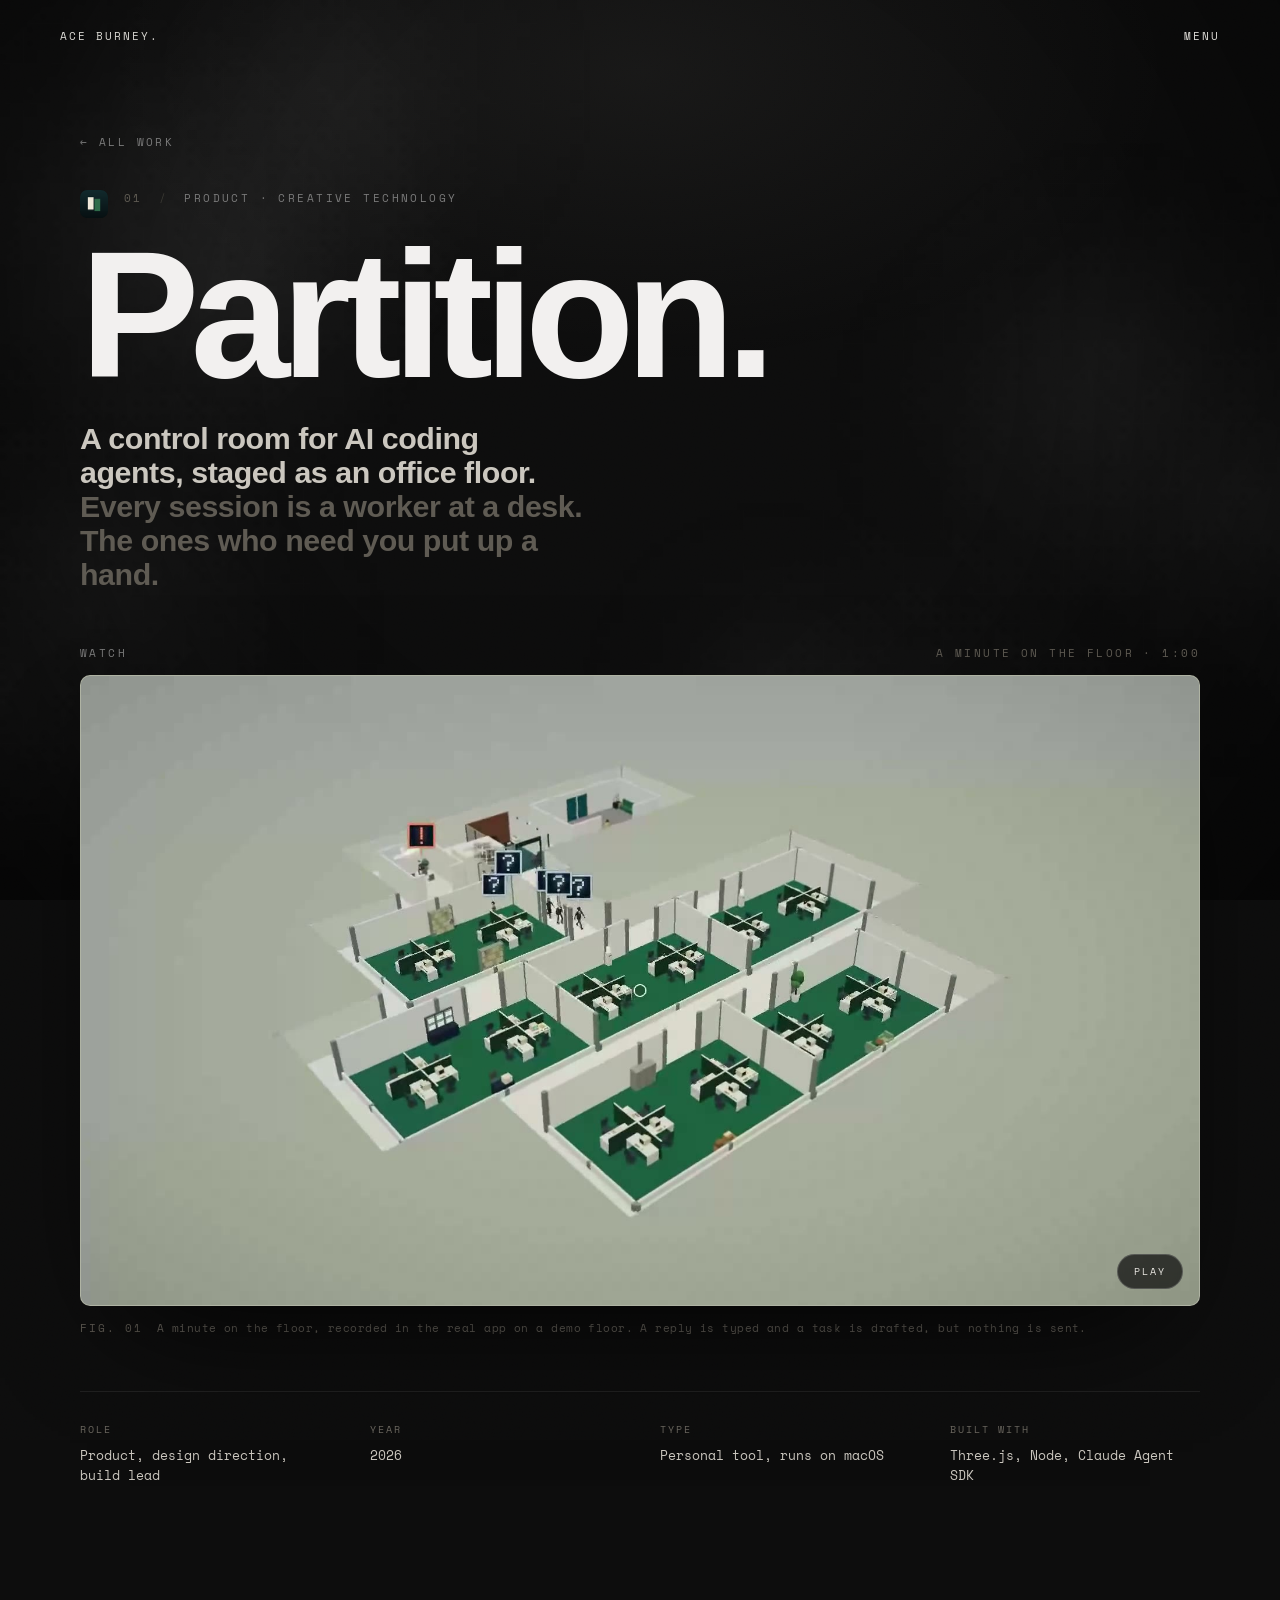
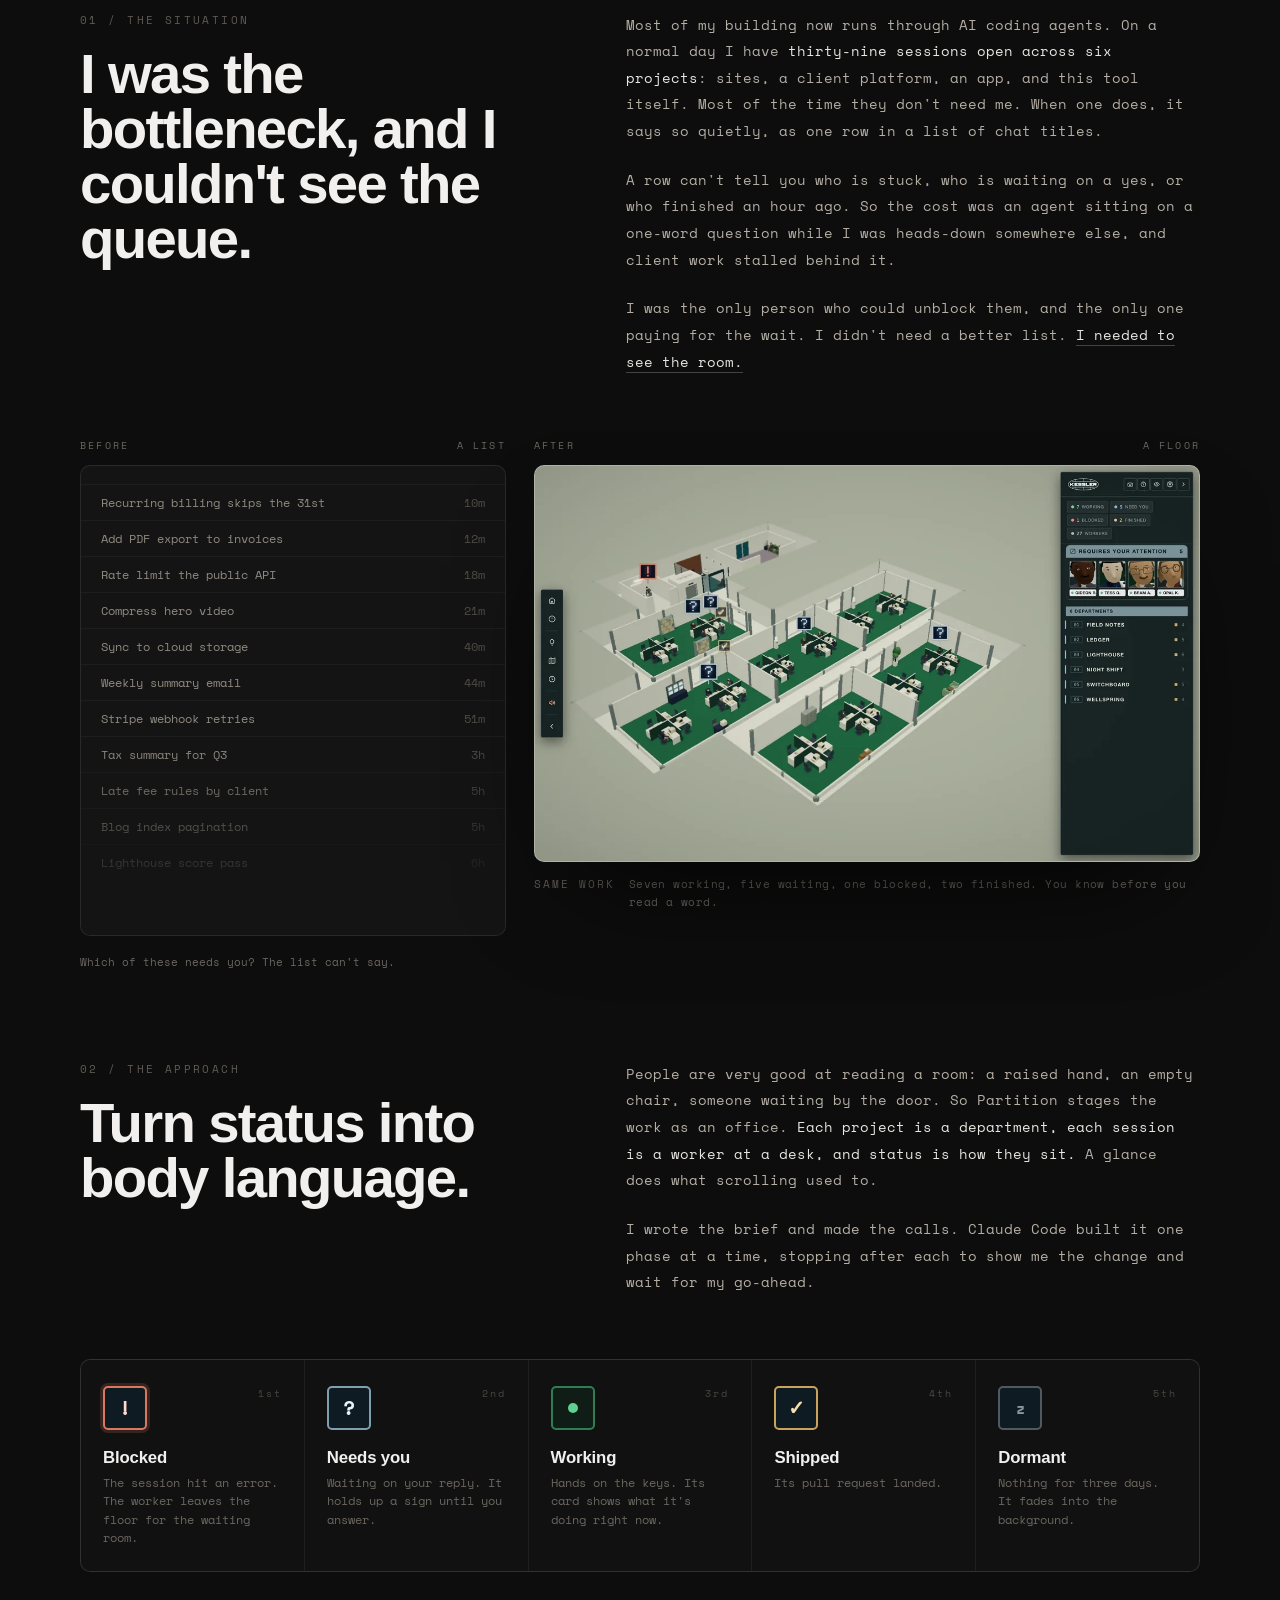
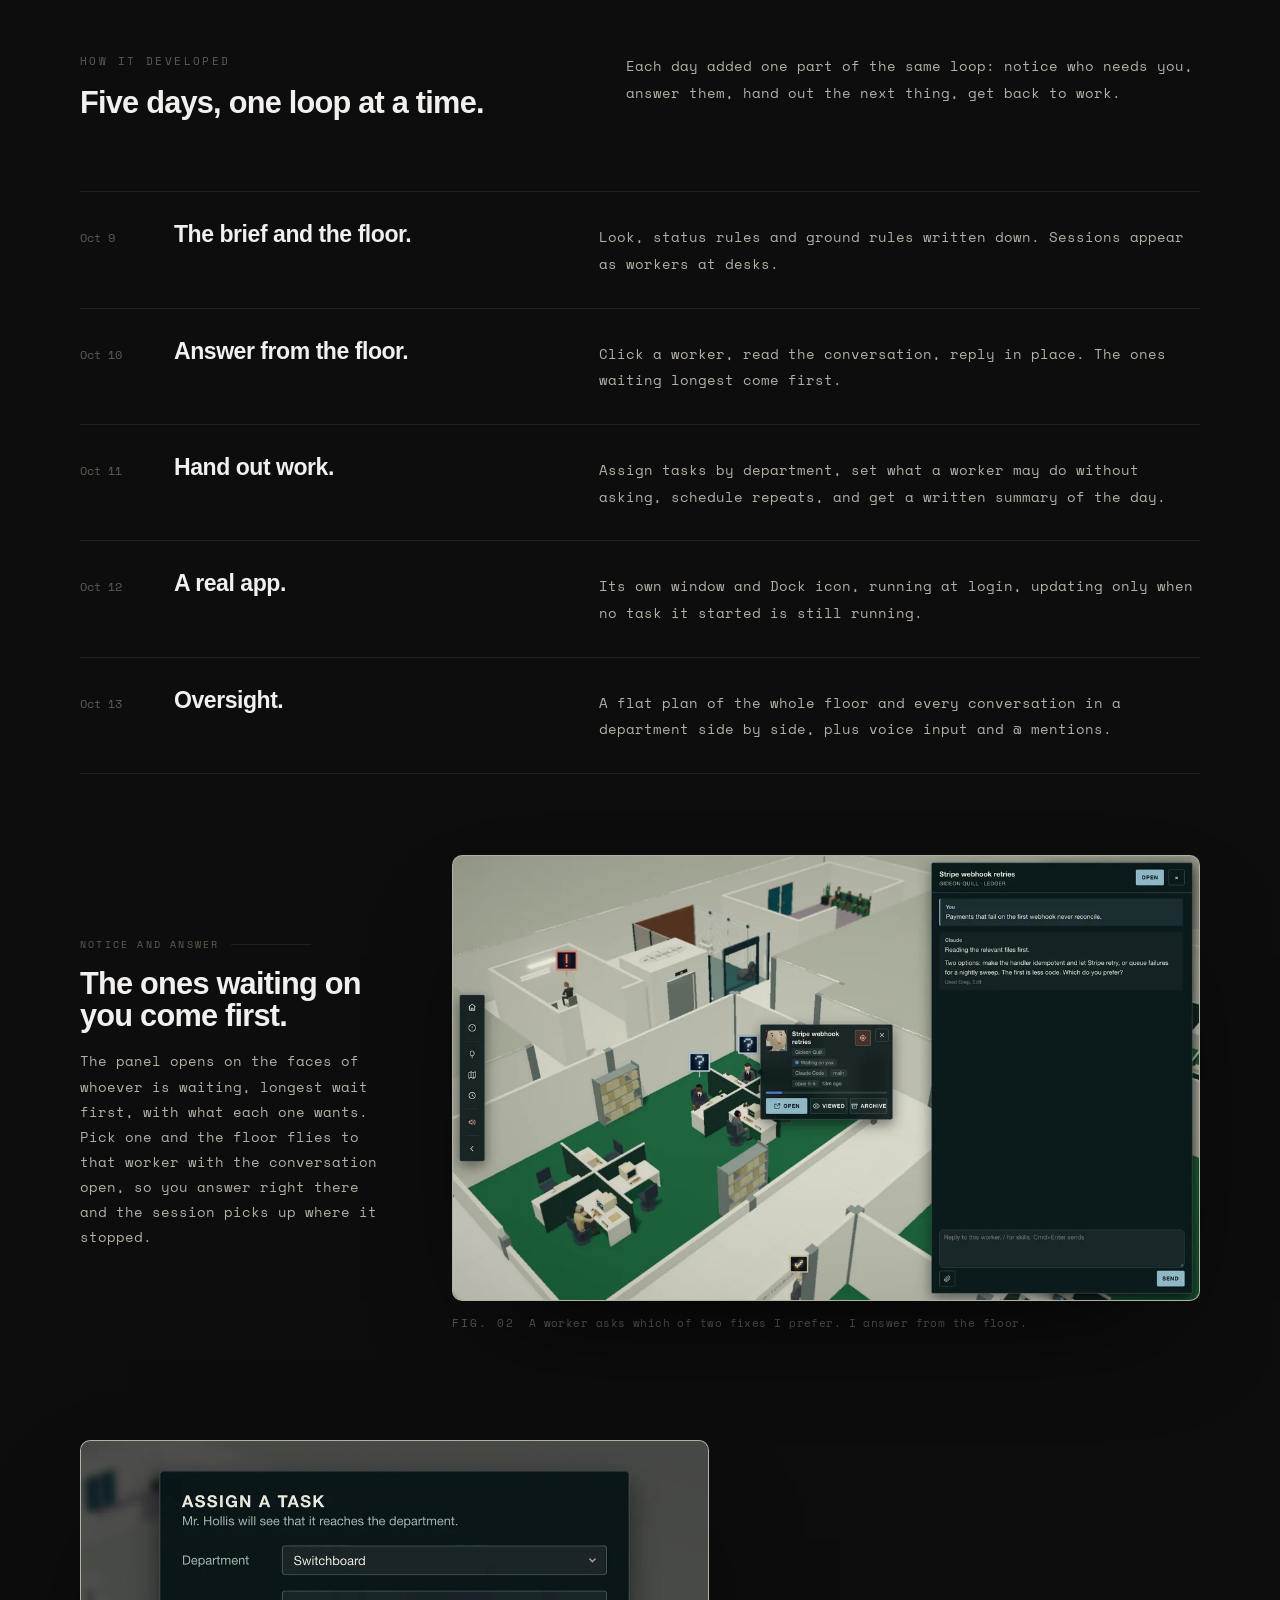
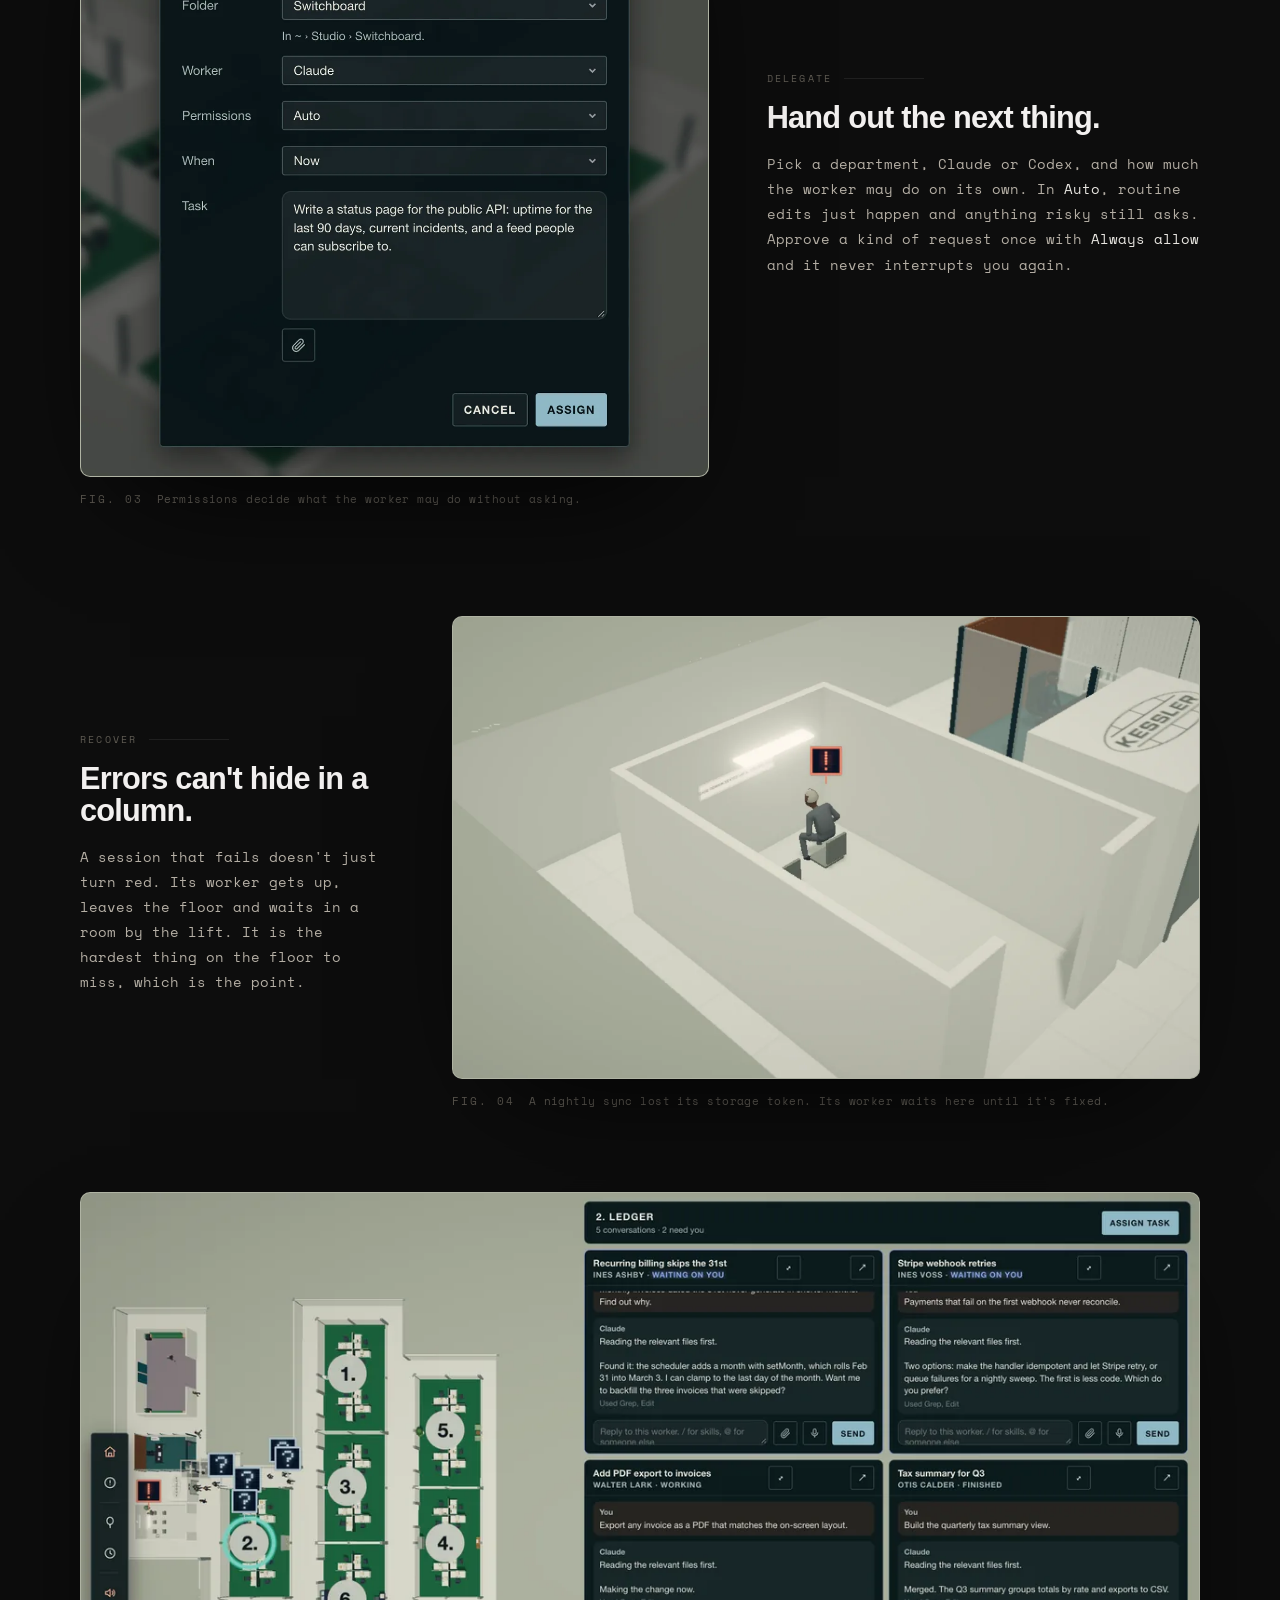
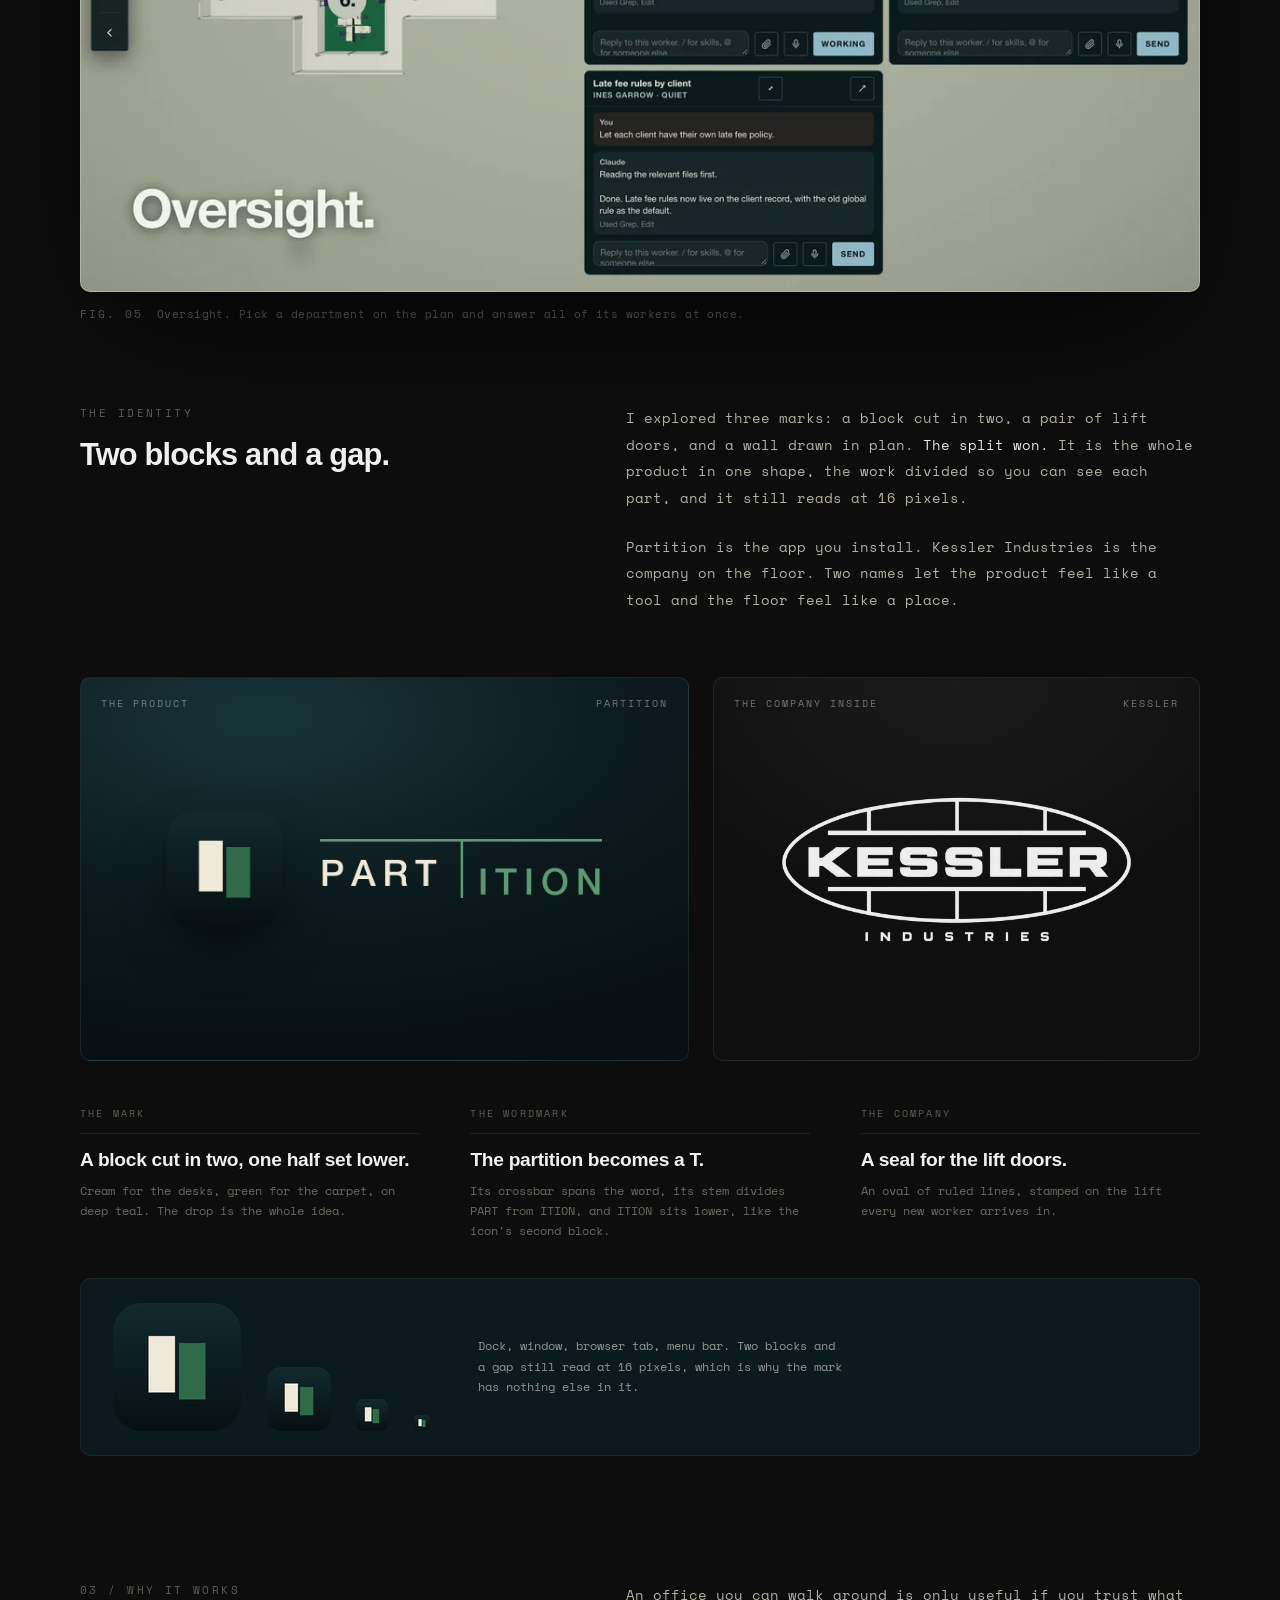
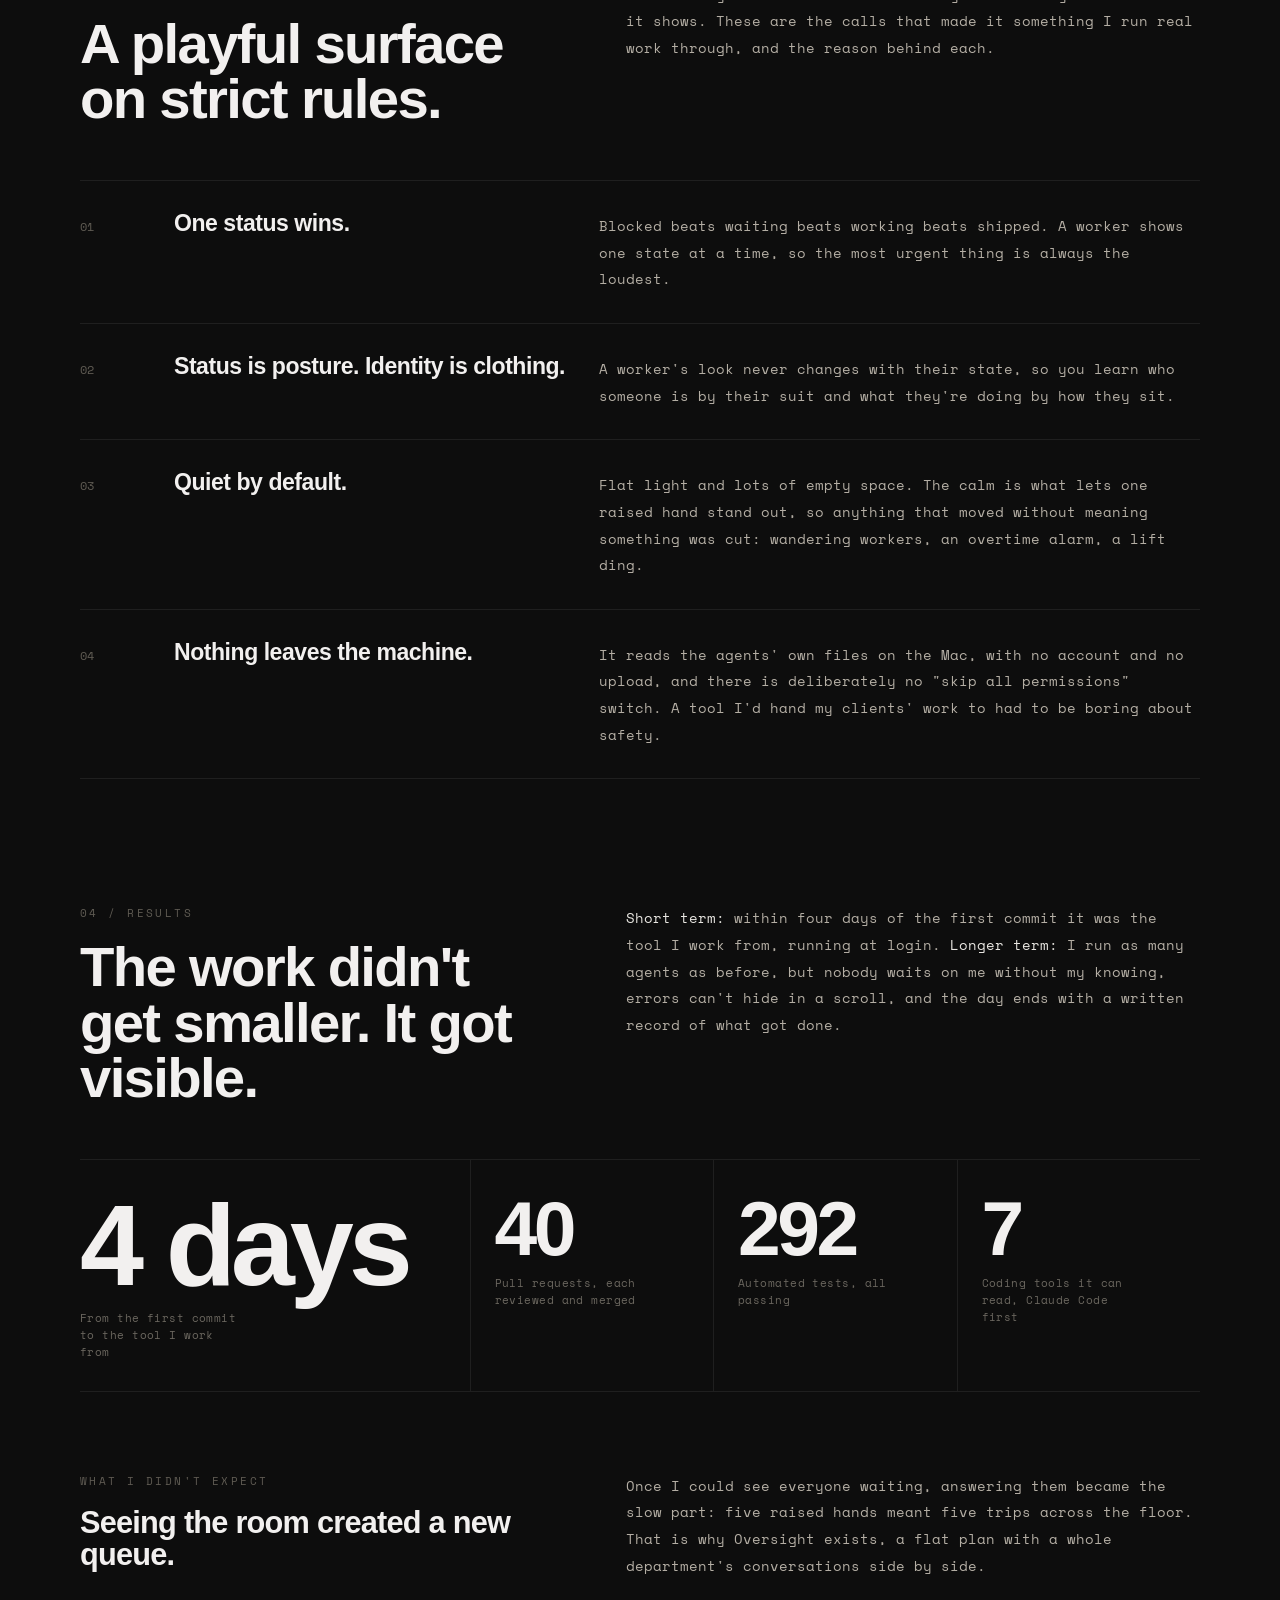
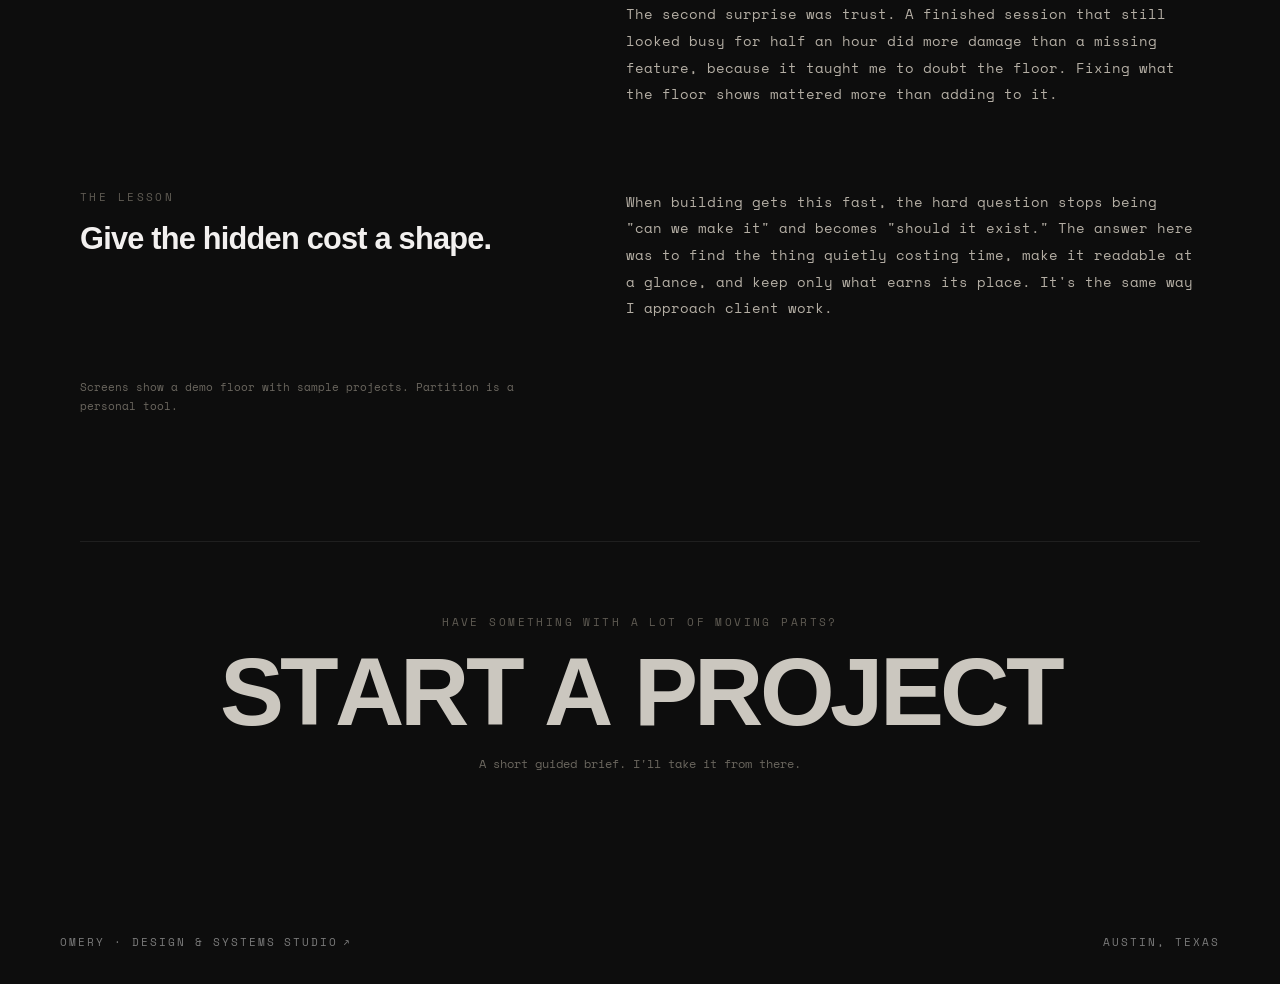
<file: work/partition.html>
<!DOCTYPE html>
<html lang="en">
<head>
<meta charset="utf-8">
<meta name="viewport" content="width=device-width, initial-scale=1, viewport-fit=cover">
<title>Partition — Ace Burney</title>
<meta name="description" content="Partition is a control room for AI coding agents, staged as an office floor. Every session is a worker at a desk, and the ones who need you put up a hand. A product case study by Ace Burney.">
<meta name="robots" content="noindex, nofollow">
<link rel="canonical" href="https://aceburney.com/work/partition">
<meta name="theme-color" content="#0D0D0D">
<meta name="color-scheme" content="dark">
<meta property="og:type" content="article">
<meta property="og:title" content="Partition — Ace Burney">
<meta property="og:description" content="A control room for AI coding agents, staged as an office floor. From brief to daily tool in four days.">
<meta property="og:url" content="https://aceburney.com/work/partition">
<meta property="og:image" content="https://aceburney.com/assets/work/partition/og.jpg">
<meta name="twitter:card" content="summary_large_image">
<link rel="icon" href="/assets/favicon/favicon.svg" type="image/svg+xml">
<link rel="icon" href="/assets/favicon/favicon-32.png" sizes="32x32" type="image/png">
<link rel="apple-touch-icon" href="/assets/favicon/favicon-180.png">
<link rel="preconnect" href="https://fonts.googleapis.com">
<link rel="preconnect" href="https://fonts.gstatic.com" crossorigin>
<link href="https://fonts.googleapis.com/css2?family=Space+Mono:wght@400;700&display=swap" rel="stylesheet">
<link rel="preload" as="image" href="/assets/work/partition/tour-poster.jpg?v=2">
<script type="application/ld+json">
{
  "@context": "https://schema.org",
  "@type": "CreativeWork",
  "name": "Partition",
  "description": "A control room for AI coding agents, staged as an office floor.",
  "url": "https://aceburney.com/work/partition",
  "image": "https://aceburney.com/assets/work/partition/og.jpg",
  "dateCreated": "2026-10-09",
  "creator": { "@id": "https://aceburney.com/#person" }
}
</script>
<style>
  :root {
    --bg: #0D0D0D;
    --ink: #e8e6e1;
    --ink-hi: #f2f0ef;
    --ink-2: #cbc7bf;
    --body: #b4aea4;
    --muted: #7A7A7A;
    --faint: #6b675f;
    --fainter: #5f5b53;
    --rule: rgba(255,255,255,0.08);
    /* Kessler accents, sampled from the app itself */
    --k-amber: #c9a35a;
    --k-coral: #d9785d;
    --mono: 'Space Mono', monospace;
    --sans: 'Helvetica Neue', Helvetica, Arial, sans-serif;
    --ease: cubic-bezier(.16,1,.3,1);
    --gutter: clamp(24px,calc(5 * var(--vw, 1vw)),60px);
    --space-section: clamp(88px, 14vh, 168px);
  }
  * { margin: 0; padding: 0; box-sizing: border-box; }
  html, body { background: var(--bg); }
  body { color: var(--ink); overflow-x: hidden; }
  a { color: var(--muted); text-decoration: none; }
  img { display: block; max-width: 100%; height: auto; }
  ::selection { background: var(--ink); color: var(--bg); }
  @keyframes ab-grain { 0%{transform:translate(0,0);}10%{transform:translate(-6%,-4%);}20%{transform:translate(-11%,6%);}30%{transform:translate(6%,-11%);}40%{transform:translate(-4%,14%);}50%{transform:translate(-12%,4%);}60%{transform:translate(14%,0);}70%{transform:translate(0,11%);}80%{transform:translate(-14%,-3%);}90%{transform:translate(10%,6%);}100%{transform:translate(4%,0);} }
  @keyframes ab-pulse { 0%,100% { opacity: .35; } 50% { opacity: 1; } }

  [data-reveal] { opacity: 0; transform: translateY(24px); transition: opacity .9s var(--ease), transform .9s var(--ease); }
  [data-reveal].in { opacity: 1; transform: none; }

  .wrap { position: relative; z-index: 10; max-width: 1240px; margin: 0 auto; padding: 0 var(--gutter); }
  .eyebrow { font-family: var(--mono); font-size: 11px; letter-spacing: 0.22em; text-transform: uppercase; color: var(--muted); }
  .sec { padding-top: var(--space-section); }
  .sec-head { display: grid; grid-template-columns: 0.9fr 1.1fr; gap: clamp(30px,calc(6 * var(--vw, 1vw)),90px); align-items: start; }
  .sec-num { font-family: var(--mono); font-size: 11px; letter-spacing: 0.22em; text-transform: uppercase; color: var(--fainter); margin-bottom: 18px; }
  .h2 { font-family: var(--sans); font-weight: 700; font-size: clamp(2rem,calc(4.4 * var(--vw, 1vw)),3.6rem); line-height: 0.98; letter-spacing: -0.03em; color: var(--ink-hi); }
  .body-copy { font-family: var(--mono); font-size: clamp(0.9rem,calc(1.05 * var(--vw, 1vw)),1.02rem); line-height: 1.85; color: var(--body); }
  .body-copy + .body-copy { margin-top: 22px; }
  .body-copy strong { color: var(--ink); font-weight: 400; }
  .body-copy em { font-style: normal; color: var(--ink); border-bottom: 1px solid rgba(232,230,225,0.25); }

  /* ---------- screens ---------- */
  .shot { position: relative; margin: 0; }
  .shot-frame { position: relative; overflow: hidden; border-radius: 10px; border: 1px solid rgba(255,255,255,0.09); background: #a7ab9a; box-shadow: 0 50px 120px -50px rgba(0,0,0,0.95); cursor: zoom-in; }
  [data-root] .shot-frame { cursor: none; }
  .shot-frame img { width: 100%; transition: transform 1.2s var(--ease); }
  .shot-frame:hover img { transform: scale(1.012); }
  .shot-frame:focus-visible { outline: 1px solid rgba(232,230,225,0.6); outline-offset: 4px; }
  .shot figcaption { display: flex; gap: 14px; margin-top: 14px; font-family: var(--mono); font-size: 11px; line-height: 1.6; letter-spacing: 0.04em; color: var(--faint); }
  .shot figcaption b { font-weight: 400; color: var(--fainter); letter-spacing: 0.18em; text-transform: uppercase; flex: none; }

  /* ---------- hero ---------- */
  .hero { padding: 132px 0 0; }
  .hero-top { display: flex; align-items: baseline; gap: 16px; margin-bottom: 22px; }
  .hero h1 { font-family: var(--sans); font-weight: 700; font-size: clamp(3.4rem,calc(14 * var(--vw, 1vw)),11.5rem); line-height: 0.84; letter-spacing: -0.05em; color: var(--ink-hi); }
  .hero-lede { margin-top: 30px; max-width: 30ch; font-family: var(--sans); font-weight: 700; font-size: clamp(1.25rem,calc(2.4 * var(--vw, 1vw)),1.9rem); line-height: 1.12; letter-spacing: -0.015em; color: var(--ink-2); }
  .hero-lede span { color: var(--fainter); }
  .hero-shot { margin-top: clamp(48px,8vh,84px); }
  .meta-grid { display: grid; grid-template-columns: repeat(4, 1fr); gap: 26px 40px; padding: 30px 0 0; margin-top: clamp(40px,6vh,64px); border-top: 1px solid var(--rule); }
  .meta-k { font-family: var(--mono); font-size: 10px; letter-spacing: 0.2em; text-transform: uppercase; color: var(--faint); margin-bottom: 8px; }
  .meta-v { font-family: var(--mono); font-size: 13px; line-height: 1.55; color: var(--ink-2); }

  /* ---------- tour video ---------- */
  .tour.hero-shot { margin-top: clamp(40px,6vh,72px); }
  .tour-head { display: flex; justify-content: space-between; margin-bottom: 14px; }
  .tour-frame { position: relative; border-radius: 10px; overflow: hidden; border: 1px solid rgba(255,255,255,0.09); background: #a7ab9a; box-shadow: 0 50px 120px -50px rgba(0,0,0,0.95); }
  .tour-frame video { display: block; width: 100%; height: auto; aspect-ratio: 16 / 9; }
  .tour-toggle { position: absolute; right: 16px; bottom: 16px; font-family: var(--mono); font-size: 10px; letter-spacing: 0.2em; text-transform: uppercase; color: #e8e6e1; background: rgba(13,13,13,0.72); border: 1px solid rgba(255,255,255,0.18); border-radius: 999px; padding: 9px 16px; cursor: none; backdrop-filter: blur(6px); transition: background-color .3s ease, border-color .3s ease; }
  .tour-toggle:hover { background: rgba(13,13,13,0.9); border-color: rgba(255,255,255,0.4); }
  .tour-toggle:focus-visible { outline: 1px solid rgba(232,230,225,0.7); outline-offset: 3px; }

  /* ---------- before / after ---------- */
  .versus { display: grid; grid-template-columns: 0.78fr 1.22fr; gap: clamp(16px,calc(2.4 * var(--vw, 1vw)),28px); margin-top: clamp(48px,7vh,80px); align-items: stretch; }
  .versus-label { font-family: var(--mono); font-size: 10px; letter-spacing: 0.22em; text-transform: uppercase; color: var(--faint); margin-bottom: 12px; display: flex; justify-content: space-between; }
  .list-mock { height: calc(100% - 26px); border-radius: 10px; border: 1px solid rgba(255,255,255,0.09); background: #141414; padding: 18px 0; font-family: var(--mono); font-size: 12px; overflow: hidden; position: relative; }
  .list-mock::after { content: ""; position: absolute; left: 0; right: 0; bottom: 0; height: 40%; background: linear-gradient(180deg, rgba(20,20,20,0), #141414 85%); pointer-events: none; }
  .list-mock li { list-style: none; display: flex; justify-content: space-between; gap: 12px; padding: 9px 20px; color: #8f8a80; border-top: 1px solid rgba(255,255,255,0.04); white-space: nowrap; }
  .list-mock li span:first-child { overflow: hidden; text-overflow: ellipsis; }
  .list-mock li span:last-child { color: #4f4c46; flex: none; }
  .versus-q { margin-top: 18px; font-family: var(--mono); font-size: 11px; line-height: 1.6; color: var(--faint); }

  /* ---------- status legend ---------- */
  .legend { display: grid; grid-template-columns: repeat(5, 1fr); gap: 1px; margin-top: clamp(48px,7vh,72px); background: var(--rule); border: 1px solid var(--rule); border-radius: 10px; overflow: hidden; }
  .legend-cell { background: #111; padding: 26px 22px 24px; }
  .badge { width: 44px; height: 44px; border-radius: 5px; display: grid; place-items: center; background: #0f1b22; border: 2px solid #7f9fb0; font-family: var(--mono); font-weight: 700; font-size: 20px; color: #e8f1f5; }
  .badge.err { border-color: var(--k-coral); color: #ffd9cc; box-shadow: 0 0 0 3px rgba(217,120,93,0.18); }
  .badge.done { border-color: var(--k-amber); color: #f4dfae; }
  .badge.sleep { border-color: #4f5a60; color: #8b979d; font-size: 15px; }
  .badge.work { border-color: #2e7d55; background: #0f1d16; }
  .badge.work i { width: 10px; height: 10px; border-radius: 50%; background: #5fd08e; animation: ab-pulse 1.4s ease-in-out infinite; }
  .legend-name { margin-top: 18px; font-family: var(--sans); font-weight: 700; font-size: 1.05rem; letter-spacing: -0.01em; color: var(--ink-hi); }
  .legend-what { margin-top: 6px; font-family: var(--mono); font-size: 11.5px; line-height: 1.6; color: var(--faint); }
  .legend-rank { font-family: var(--mono); font-size: 10px; letter-spacing: 0.2em; color: #4a4741; float: right; }

  /* ---------- identity ---------- */
  .plates { display: grid; grid-template-columns: 1.25fr 1fr; gap: clamp(14px,calc(2 * var(--vw, 1vw)),24px); margin-top: clamp(48px,7vh,80px); }
  .plate { position: relative; margin: 0; border-radius: 10px; overflow: hidden; border: 1px solid rgba(255,255,255,0.08); min-height: clamp(260px, calc(30 * var(--vw, 1vw)), 400px); display: flex; align-items: center; justify-content: center; padding: clamp(40px,calc(5 * var(--vw, 1vw)),72px) clamp(24px,calc(4 * var(--vw, 1vw)),56px); }
  .plate-partition { background: radial-gradient(120% 90% at 30% 10%, #173538 0%, #0b1a1c 55%, #071012 100%); }
  .plate-kessler { background: radial-gradient(100% 90% at 50% 0%, #1b1b1b 0%, #0f0f0f 70%); }
  .plate-tag { position: absolute; top: 18px; left: 20px; right: 20px; display: flex; justify-content: space-between; font-family: var(--mono); font-size: 10px; letter-spacing: 0.2em; text-transform: uppercase; color: rgba(232,230,225,0.45); }
  .plate-lockup { display: flex; align-items: center; gap: clamp(20px,calc(3 * var(--vw, 1vw)),40px); }
  .plate-icon { width: clamp(84px,calc(9 * var(--vw, 1vw)),132px); height: auto; border-radius: 22%; box-shadow: 0 24px 60px -20px rgba(0,0,0,0.9); }
  .plate-word { width: clamp(180px,calc(22 * var(--vw, 1vw)),330px); height: auto; }
  .plate-kessler-logo { width: min(100%, 360px); height: auto; opacity: 0.94; }
  .marks { display: grid; grid-template-columns: repeat(3, 1fr); gap: clamp(24px,calc(4 * var(--vw, 1vw)),56px); margin-top: clamp(36px,5vh,56px); }
  .mark-k { font-family: var(--mono); font-size: 10px; letter-spacing: 0.22em; text-transform: uppercase; color: var(--fainter); padding-bottom: 12px; margin-bottom: 14px; border-bottom: 1px solid var(--rule); }
  .mark-q { font-family: var(--sans); font-weight: 700; font-size: clamp(1.05rem,calc(1.5 * var(--vw, 1vw)),1.25rem); line-height: 1.2; letter-spacing: -0.015em; color: var(--ink-hi); }
  .mark-p { margin-top: 10px; font-family: var(--mono); font-size: 12px; line-height: 1.7; color: var(--faint); }
  .palette { display: grid; grid-template-columns: repeat(5, 1fr); gap: 1px; margin-top: clamp(48px,7vh,72px); background: var(--rule); border: 1px solid var(--rule); border-radius: 10px; overflow: hidden; }
  .swatch { background: #111; display: flex; flex-direction: column; padding: 0 0 18px; }
  .swatch i { display: block; height: clamp(72px,calc(8 * var(--vw, 1vw)),110px); background: var(--c); margin-bottom: 16px; box-shadow: inset 0 -1px 0 rgba(255,255,255,0.06); }
  .swatch b { padding: 0 16px; font-family: var(--sans); font-weight: 700; font-size: 0.98rem; color: var(--ink-hi); }
  .swatch code { padding: 4px 16px 0; font-family: var(--mono); font-size: 11px; letter-spacing: 0.08em; color: var(--muted); }
  .swatch span { padding: 8px 16px 0; font-family: var(--mono); font-size: 11px; line-height: 1.55; color: var(--faint); }
  .sizes { display: flex; align-items: center; gap: clamp(20px,calc(4 * var(--vw, 1vw)),48px); margin-top: clamp(24px,4vh,40px); padding: 24px clamp(20px,calc(3 * var(--vw, 1vw)),32px); border-radius: 10px; background: #0b1a1c; border: 1px solid rgba(255,255,255,0.06); }
  .sizes-row { display: flex; align-items: flex-end; gap: clamp(14px,calc(2 * var(--vw, 1vw)),28px); flex: none; }
  .sizes-row img { image-rendering: auto; }
  .sizes-cap { font-family: var(--mono); font-size: 12px; line-height: 1.7; color: rgba(232,230,225,0.6); max-width: 52ch; }
  .studies { display: grid; grid-template-columns: 1fr 1fr; gap: clamp(14px,calc(2 * var(--vw, 1vw)),24px); margin-top: clamp(48px,7vh,80px); }
  .shot-frame.study { background: #071012; }

  /* ---------- floor walk ---------- */
  .walk { margin-top: clamp(56px,8vh,96px); display: flex; flex-direction: column; gap: clamp(80px,12vh,150px); }
  .beat { display: grid; grid-template-columns: 0.42fr 1fr; gap: clamp(28px,calc(4.5 * var(--vw, 1vw)),72px); align-items: center; }
  .beat.flip { grid-template-columns: 1fr 0.42fr; }
  .beat.flip .beat-text { order: 2; }
  .beat.tall { grid-template-columns: 0.62fr 0.9fr; }
  .beat.tall.flip { grid-template-columns: 0.9fr 0.62fr; }
  .beat-step { font-family: var(--mono); font-size: 10px; letter-spacing: 0.22em; text-transform: uppercase; color: var(--fainter); margin-bottom: 16px; display: flex; align-items: center; gap: 12px; }
  .beat-step::after { content: ""; flex: 1; height: 1px; background: var(--rule); max-width: 80px; }
  .h3 { font-family: var(--sans); font-weight: 700; font-size: clamp(1.45rem,calc(2.4 * var(--vw, 1vw)),2.05rem); line-height: 1.04; letter-spacing: -0.025em; color: var(--ink-hi); margin-bottom: 18px; }
  .beat .body-copy { font-size: clamp(0.85rem,calc(0.95 * var(--vw, 1vw)),0.95rem); }
  .pair-shots { display: grid; grid-template-columns: 1fr 1fr; gap: clamp(14px,calc(2 * var(--vw, 1vw)),24px); margin-top: clamp(80px,12vh,150px); }

  /* ---------- quote ---------- */
  .quote { padding: var(--space-section) 0 0; text-align: center; }
  .quote blockquote { max-width: 16ch; margin: 0 auto; font-family: var(--sans); font-weight: 700; font-size: clamp(2.4rem,calc(7.4 * var(--vw, 1vw)),6rem); line-height: 0.95; letter-spacing: -0.04em; color: var(--ink-hi); }
  .quote cite { display: block; margin-top: 28px; font-style: normal; font-family: var(--mono); font-size: 11px; letter-spacing: 0.22em; text-transform: uppercase; color: var(--faint); }

  /* ---------- principles ---------- */
  .rules { margin-top: clamp(40px,6vh,64px); border-top: 1px solid var(--rule); list-style: none; }
  .rule { display: grid; grid-template-columns: 70px 0.8fr 1.2fr; gap: 24px; padding: 30px 0; border-bottom: 1px solid var(--rule); align-items: baseline; transition: background-color .4s ease; }
  .rule:hover { background: rgba(255,255,255,0.015); }
  .rule-n { font-family: var(--mono); font-size: 12px; color: var(--fainter); }
  .rule-t { font-family: var(--sans); font-weight: 700; font-size: clamp(1.15rem,calc(1.8 * var(--vw, 1vw)),1.5rem); letter-spacing: -0.02em; line-height: 1.1; color: var(--ink-hi); }
  .rule .body-copy { font-size: 0.9rem; }

  /* ---------- the brief (memo) ---------- */
  .memo-wrap { display: grid; grid-template-columns: 1fr 1fr; gap: clamp(30px,calc(5 * var(--vw, 1vw)),80px); align-items: start; margin-top: clamp(40px,6vh,64px); }
  .memo { position: relative; background: #e9e6dc; color: #22211e; border-radius: 4px; padding: clamp(26px,calc(3 * var(--vw, 1vw)),40px); box-shadow: 0 60px 120px -50px rgba(0,0,0,0.95); transform: rotate(-1.2deg); transition: transform .8s var(--ease); }
  .memo.in { transform: rotate(-1.2deg); }
  .memo:hover { transform: rotate(0deg); }
  .memo::before { content: ""; position: absolute; inset: 0; border-radius: 4px; opacity: 0.35; mix-blend-mode: multiply; pointer-events: none; background-image: url('data:image/svg+xml,%3Csvg xmlns=%22http://www.w3.org/2000/svg%22 width=%22120%22 height=%22120%22%3E%3Cfilter id=%22n%22%3E%3CfeTurbulence type=%22fractalNoise%22 baseFrequency=%220.9%22 numOctaves=%222%22/%3E%3C/filter%3E%3Crect width=%22100%25%22 height=%22100%25%22 filter=%22url(%23n)%22 opacity=%220.5%22/%3E%3C/svg%3E'); }
  .memo-head { display: flex; justify-content: space-between; align-items: baseline; padding-bottom: 14px; border-bottom: 2px solid #22211e; font-family: var(--mono); font-size: 10px; letter-spacing: 0.2em; text-transform: uppercase; }
  .memo-title { font-family: var(--sans); font-weight: 700; font-size: 1.5rem; letter-spacing: -0.02em; margin: 18px 0 6px; }
  .memo-sub { font-family: var(--mono); font-size: 10px; letter-spacing: 0.16em; text-transform: uppercase; color: #6c6a62; margin-bottom: 18px; }
  .memo ol { list-style: none; counter-reset: r; }
  .memo li { counter-increment: r; display: grid; grid-template-columns: 26px 1fr; gap: 6px; padding: 11px 0; border-top: 1px solid rgba(34,33,30,0.15); font-family: var(--mono); font-size: 12px; line-height: 1.6; }
  .memo li::before { content: counter(r, decimal-leading-zero); color: #8a877d; font-size: 10px; padding-top: 2px; }
  .memo-foot { margin-top: 16px; font-family: var(--mono); font-size: 9.5px; letter-spacing: 0.16em; text-transform: uppercase; color: #8a877d; }

  /* ---------- cut list ---------- */
  .cuts { margin-top: clamp(40px,6vh,64px); display: grid; grid-template-columns: repeat(auto-fit, minmax(220px, 1fr)); gap: 1px; background: var(--rule); border: 1px solid var(--rule); border-radius: 10px; overflow: hidden; }
  .cut { background: #111; padding: 24px 22px 26px; }
  .cut-t { font-family: var(--sans); font-weight: 700; font-size: 1.05rem; letter-spacing: -0.01em; color: #8f8a80; text-decoration: line-through; text-decoration-color: rgba(217,120,93,0.75); text-decoration-thickness: 2px; }
  .cut-why { margin-top: 10px; font-family: var(--mono); font-size: 11.5px; line-height: 1.6; color: var(--faint); }

  /* ---------- numbers ---------- */
  .stats { margin-top: clamp(40px,6vh,64px); display: grid; grid-template-columns: 1.6fr 1fr 1fr 1fr; border-top: 1px solid var(--rule); border-bottom: 1px solid var(--rule); }
  .stat { padding: 34px 24px 30px 0; }
  .stat + .stat { padding-left: 24px; border-left: 1px solid var(--rule); }
  .stat-n { font-family: var(--sans); font-weight: 700; font-size: clamp(2.6rem,calc(6 * var(--vw, 1vw)),5rem); line-height: 0.9; letter-spacing: -0.045em; color: var(--ink-hi); }
  .stat:first-child .stat-n { font-size: clamp(3.4rem,calc(9 * var(--vw, 1vw)),7.5rem); }
  .stat-l { margin-top: 12px; font-family: var(--mono); font-size: 11px; line-height: 1.55; letter-spacing: 0.04em; color: var(--faint); max-width: 24ch; }

  /* ---------- close ---------- */
  .credit { margin-top: 28px; font-family: var(--mono); font-size: 11px; line-height: 1.7; color: var(--faint); max-width: 70ch; }
  .credit a { color: var(--ink-2); border-bottom: 1px solid rgba(232,230,225,0.2); transition: color .3s ease, border-color .3s ease; }
  .credit a:hover { color: var(--ink-hi); border-color: rgba(232,230,225,0.6); }
  .cta { display: block; margin-top: var(--space-section); padding: clamp(48px,8vh,96px) 0; border-top: 1px solid var(--rule); text-align: center; }
  .cta-big { display: inline-flex; align-items: baseline; gap: 0.25em; font-family: var(--sans); font-weight: 700; font-size: clamp(2.4rem,calc(8 * var(--vw, 1vw)),6rem); line-height: 0.92; letter-spacing: -0.04em; color: var(--ink-2); text-transform: uppercase; transition: color .4s ease; }
  .cta-big .arr { display: inline-block; transition: transform .5s var(--ease); }
  .cta-big { flex-wrap: wrap; justify-content: center; column-gap: 0.25em; }
  .cta-w { display: inline-flex; white-space: nowrap; }
  [data-cta-k] { display: inline-block; will-change: transform; }
  .cta-w .arr { margin-left: 0.25em; }
  .cta:hover .cta-big { color: var(--ink-hi); }
  .cta:hover .cta-big .arr { transform: translateX(14px); }
  .cta-sub { margin-top: 18px; font-family: var(--mono); font-size: 12px; color: var(--faint); }

  /* ---------- lightbox ---------- */
  .lightbox { position: fixed; inset: 0; z-index: 9000; display: none; align-items: center; justify-content: center; padding: clamp(16px,calc(4 * var(--vw, 1vw)),56px); background: rgba(8,8,8,0.92); }
  .lightbox.on { display: flex; animation: lb-in .35s ease both; }
  .lightbox img { max-width: 100%; max-height: 100%; width: auto; border-radius: 8px; box-shadow: 0 40px 120px rgba(0,0,0,0.8); }
  .lightbox-x { position: absolute; top: 22px; right: 26px; font-family: var(--mono); font-size: 11px; letter-spacing: 0.2em; text-transform: uppercase; color: var(--muted); }
  @keyframes lb-in { from { opacity: 0; } to { opacity: 1; } }

  /* footer Omery link (shared with the rest of the site) */
  [data-omery-foot] { color: inherit; text-decoration: none; transition: color .3s ease; }
  [data-omery-foot]:hover { color: #EDE9E0; }
  [data-omery-arrow] { animation: ab-beckon 6s ease-in-out 1s infinite; }
  @keyframes ab-beckon {
    0%, 16%, 100% { transform: translate(0,0); color: #7A7A7A; }
    4%, 12% { transform: translate(2px,-2px); color: #e8e6e1; }
    8% { transform: translate(0,0); color: #9a958b; }
  }
  [data-omery-foot]:hover [data-omery-arrow] { animation: none; transform: translate(2px,-2px); color: #EDE9E0; transition: transform .3s var(--ease), color .3s ease; }

  @media (prefers-reduced-motion: reduce) {
    [data-omery-arrow], .badge.work i, [data-motion] { animation: none; }
    [data-reveal] { opacity: 1; transform: none; transition: none; }
    .memo, .memo.in { transform: none; }
  }

  @media (max-width: 900px) {
    .meta-grid { grid-template-columns: 1fr 1fr; }
    .legend { grid-template-columns: 1fr 1fr; }
    .legend-cell:last-child { grid-column: span 2; }
    .stats { grid-template-columns: 1fr 1fr; }
    .stat:nth-child(3) { padding-left: 0; border-left: 0; }
    .stat:nth-child(n+3) { border-top: 1px solid var(--rule); }
  }
  @media (max-width: 760px) {
    .sec-head, .versus, .beat, .beat.flip, .beat.tall, .beat.tall.flip, .memo-wrap, .pair-shots, .plates, .marks, .studies { grid-template-columns: 1fr; }
    .palette { grid-template-columns: 1fr 1fr; }
    .swatch:last-child { grid-column: span 2; }
    .sizes { flex-direction: column; align-items: flex-start; }
    .plate-lockup { flex-direction: column; }
    .beat.flip .beat-text { order: 0; }
    .hero h1 { font-size: calc(21 * var(--vw, 1vw)); }
    .hero-lede { font-size: 1.3rem; }
    .rule { grid-template-columns: 40px 1fr; }
    .rule .body-copy { grid-column: 2; }
    .list-mock { height: 300px; }
    .memo, .memo.in { transform: none; }
    .shot figcaption { flex-direction: column; gap: 4px; }
    [data-m="omery-full"] { display: none !important; }
    [data-m="omery-short"] { display: inline !important; }
    [data-m="nav-about"] { display: none; }
  }
</style>
<link rel="stylesheet" href="/assets/site-menu.css?v=16">
<script src="/assets/site-menu.js?v=19" defer></script>
</head>
<body>
<div data-root style="position:relative; width:100%; min-height:100dvh; background:#0D0D0D; overflow-x:hidden; cursor:none; -webkit-tap-highlight-color:transparent;">

  <canvas data-ambient aria-hidden="true" style="position:fixed; inset:0; z-index:0; width:calc(100 * var(--vw, 1vw)); height:100vh; pointer-events:none; display:block;"></canvas>
  <div aria-hidden="true" style="position:fixed; inset:0; z-index:1; pointer-events:none; background:radial-gradient(ellipse 70% 55% at 50% 8%, rgba(237,233,224,0.05), rgba(237,233,224,0) 60%), radial-gradient(circle at 50% 40%, rgba(0,0,0,0) 45%, rgba(0,0,0,0.5) 100%);"></div>
  <div data-motion aria-hidden="true" style="position:fixed; inset:-60%; z-index:2; pointer-events:none; opacity:0.05; mix-blend-mode:overlay; animation:ab-grain 0.7s steps(1) infinite; background-image:url('data:image/svg+xml,%3Csvg xmlns=%22http://www.w3.org/2000/svg%22 width=%22140%22 height=%22140%22%3E%3Cfilter id=%22n%22%3E%3CfeTurbulence type=%22fractalNoise%22 baseFrequency=%220.85%22 numOctaves=%222%22 stitchTiles=%22stitch%22/%3E%3C/filter%3E%3Crect width=%22100%25%22 height=%22100%25%22 filter=%22url(%23n)%22/%3E%3C/svg%3E'); background-size:200px 200px;"></div>

  <!-- ===== NAV ===== -->
  <header>
    <nav aria-label="Main navigation" style="position:fixed; top:0; left:0; right:0; z-index:30; display:flex; align-items:center; justify-content:space-between; padding:28px var(--gutter); mix-blend-mode:difference;">
      <a href="/" data-scramble data-scramble-to="← BACK HOME" style="font-family:var(--mono); font-size:11px; letter-spacing:0.18em; color:#e8e6e1; text-transform:uppercase;">Ace Burney.</a>
      <button type="button" data-menu-toggle class="sm-toggle">Menu</button>
    </nav>
  </header>

  <main class="wrap">

    <!-- ===== HERO ===== -->
    <section class="hero" aria-labelledby="hero-heading">
      <a href="/work" data-reveal data-scramble data-scramble-to="← ALL WORK" class="eyebrow" style="display:inline-block; margin-bottom:40px;">← All Work</a>
      <div class="hero-top eyebrow" data-reveal><img src="/assets/work/partition/partition-icon-64.png" width="28" height="28" alt="" style="align-self:center; border-radius:7px;"><span style="color:var(--fainter);">01</span><span style="color:#3a3833;">/</span><span>Product · Creative Technology</span></div>
      <h1 id="hero-heading" data-reveal>Partition.</h1>
      <p class="hero-lede" data-reveal>A control room for AI coding agents, staged as an office floor. <span>Every session is a worker at a desk. The ones who need you put up a hand.</span></p>

      <figure class="shot tour hero-shot" data-reveal>
        <div class="tour-head"><span class="eyebrow">Watch</span><span class="eyebrow" style="color:var(--fainter);">A minute on the floor · 1:00</span></div>
        <div class="tour-frame">
          <video data-tour muted playsinline loop preload="auto" poster="/assets/work/partition/tour-poster.jpg?v=2" width="1920" height="1080" aria-label="A one-minute tour of Partition: the floor, the list of who needs you, a conversation, assigning a task, the waiting room, and Oversight.">
            <source src="/assets/work/partition/tour.mp4?v=2" type="video/mp4">
          </video>
          <button type="button" class="tour-toggle" data-tour-toggle aria-label="Play the tour"><span data-tour-icon>Play</span></button>
        </div>
        <figcaption><b>Fig. 01</b><span>A minute on the floor, recorded in the real app on a demo floor. A reply is typed and a task is drafted, but nothing is sent.</span></figcaption>
      </figure>

      <dl class="meta-grid" data-reveal>
        <div><dt class="meta-k">Role</dt><dd class="meta-v">Product, design direction, build lead</dd></div>
        <div><dt class="meta-k">Year</dt><dd class="meta-v">2026</dd></div>
        <div><dt class="meta-k">Type</dt><dd class="meta-v">Personal tool, runs on macOS</dd></div>
        <div><dt class="meta-k">Built with</dt><dd class="meta-v">Three.js, Node, Claude Agent SDK</dd></div>
      </dl>

    </section>

    <!-- ===== 01 THE SITUATION ===== -->
    <section class="sec" aria-labelledby="problem-heading">
      <div class="sec-head">
        <div data-reveal>
          <div class="sec-num">01 / The situation</div>
          <h2 id="problem-heading" class="h2">I was the bottleneck, and I couldn't see the queue.</h2>
        </div>
        <div data-reveal>
          <p class="body-copy">Most of my building now runs through AI coding agents. On a normal day I have <strong>thirty-nine sessions open across six projects</strong>: sites, a client platform, an app, and this tool itself. Most of the time they don't need me. When one does, it says so quietly, as one row in a list of chat titles.</p>
          <p class="body-copy">A row can't tell you who is stuck, who is waiting on a yes, or who finished an hour ago. So the cost was an agent sitting on a one-word question while I was heads-down somewhere else, and client work stalled behind it.</p>
          <p class="body-copy">I was the only person who could unblock them, and the only one paying for the wait. I didn't need a better list. <em>I needed to see the room.</em></p>
        </div>
      </div>

      <div class="versus" data-reveal>
        <div>
          <div class="versus-label"><span>Before</span><span>A list</span></div>
          <ul class="list-mock" aria-label="A plain list of session titles, all styled the same">
            <li><span>Recurring billing skips the 31st</span><span>10m</span></li>
            <li><span>Add PDF export to invoices</span><span>12m</span></li>
            <li><span>Rate limit the public API</span><span>18m</span></li>
            <li><span>Compress hero video</span><span>21m</span></li>
            <li><span>Sync to cloud storage</span><span>40m</span></li>
            <li><span>Weekly summary email</span><span>44m</span></li>
            <li><span>Stripe webhook retries</span><span>51m</span></li>
            <li><span>Tax summary for Q3</span><span>3h</span></li>
            <li><span>Late fee rules by client</span><span>5h</span></li>
            <li><span>Blog index pagination</span><span>5h</span></li>
            <li><span>Lighthouse score pass</span><span>6h</span></li>
          </ul>
          <p class="versus-q">Which of these needs you? The list can't say.</p>
        </div>
        <figure class="shot">
          <div class="versus-label"><span>After</span><span>A floor</span></div>
          <div class="shot-frame" tabindex="0" role="button" aria-label="Enlarge: the floor with its side panel">
            <img src="/assets/work/partition/floor-ui-1200.webp" srcset="/assets/work/partition/floor-ui-1200.webp 1200w, /assets/work/partition/floor-ui-2400.webp 2400w" sizes="(max-width: 760px) 100vw, 740px" width="1200" height="714" alt="The same sessions as workers on the floor, with a side panel counting 7 working, 5 need you, 1 blocked and 2 finished, and portraits of the workers waiting first." loading="lazy" data-full="/assets/work/partition/floor-ui-2400.webp">
          </div>
          <figcaption><b>Same work</b><span>Seven working, five waiting, one blocked, two finished. You know before you read a word.</span></figcaption>
        </figure>
      </div>
    </section>

    <!-- ===== 02 THE APPROACH ===== -->
    <section class="sec" aria-labelledby="idea-heading">
      <div class="sec-head">
        <div data-reveal>
          <div class="sec-num">02 / The approach</div>
          <h2 id="idea-heading" class="h2">Turn status into body language.</h2>
        </div>
        <div data-reveal>
          <p class="body-copy">People are very good at reading a room: a raised hand, an empty chair, someone waiting by the door. So Partition stages the work as an office. <strong>Each project is a department, each session is a worker at a desk, and status is how they sit.</strong> A glance does what scrolling used to.</p>
          <p class="body-copy">I wrote the brief and made the calls. Claude Code built it one phase at a time, stopping after each to show me the change and wait for my go-ahead.</p>
        </div>
      </div>

      <div class="legend" data-reveal role="list" aria-label="How a worker shows their status, most urgent first">
        <div class="legend-cell" role="listitem"><span class="legend-rank">1st</span><div class="badge err" aria-hidden="true">!</div><div class="legend-name">Blocked</div><p class="legend-what">The session hit an error. The worker leaves the floor for the waiting room.</p></div>
        <div class="legend-cell" role="listitem"><span class="legend-rank">2nd</span><div class="badge" aria-hidden="true">?</div><div class="legend-name">Needs you</div><p class="legend-what">Waiting on your reply. It holds up a sign until you answer.</p></div>
        <div class="legend-cell" role="listitem"><span class="legend-rank">3rd</span><div class="badge work" aria-hidden="true"><i></i></div><div class="legend-name">Working</div><p class="legend-what">Hands on the keys. Its card shows what it's doing right now.</p></div>
        <div class="legend-cell" role="listitem"><span class="legend-rank">4th</span><div class="badge done" aria-hidden="true">✓</div><div class="legend-name">Shipped</div><p class="legend-what">Its pull request landed.</p></div>
        <div class="legend-cell" role="listitem"><span class="legend-rank">5th</span><div class="badge sleep" aria-hidden="true">z</div><div class="legend-name">Dormant</div><p class="legend-what">Nothing for three days. It fades into the background.</p></div>
      </div>

      <div class="sec-head" style="margin-top:clamp(56px,9vh,96px);">
        <div data-reveal>
          <div class="sec-num">How it developed</div>
          <h3 class="h3">Five days, one loop at a time.</h3>
        </div>
        <div data-reveal>
          <p class="body-copy">Each day added one part of the same loop: notice who needs you, answer them, hand out the next thing, get back to work.</p>
        </div>
      </div>
      <ol class="rules" data-reveal>
        <li class="rule"><span class="rule-n">Oct 9</span><span class="rule-t">The brief and the floor.</span><p class="body-copy">Look, status rules and ground rules written down. Sessions appear as workers at desks.</p></li>
        <li class="rule"><span class="rule-n">Oct 10</span><span class="rule-t">Answer from the floor.</span><p class="body-copy">Click a worker, read the conversation, reply in place. The ones waiting longest come first.</p></li>
        <li class="rule"><span class="rule-n">Oct 11</span><span class="rule-t">Hand out work.</span><p class="body-copy">Assign tasks by department, set what a worker may do without asking, schedule repeats, and get a written summary of the day.</p></li>
        <li class="rule"><span class="rule-n">Oct 12</span><span class="rule-t">A real app.</span><p class="body-copy">Its own window and Dock icon, running at login, updating only when no task it started is still running.</p></li>
        <li class="rule"><span class="rule-n">Oct 13</span><span class="rule-t">Oversight.</span><p class="body-copy">A flat plan of the whole floor and every conversation in a department side by side, plus voice input and @ mentions.</p></li>
      </ol>

      <div class="walk" style="margin-top:clamp(56px,9vh,96px);">

        <article class="beat" data-reveal>
          <div class="beat-text">
            <div class="beat-step">Notice and answer</div>
            <h3 class="h3">The ones waiting on you come first.</h3>
            <p class="body-copy">The panel opens on the faces of whoever is waiting, longest wait first, with what each one wants. Pick one and the floor flies to that worker with the conversation open, so you answer right there and the session picks up where it stopped.</p>
          </div>
          <figure class="shot">
            <div class="shot-frame" tabindex="0" role="button" aria-label="Enlarge: a worker's card and conversation">
              <img src="/assets/work/partition/conversation-1200.webp" srcset="/assets/work/partition/conversation-1200.webp 1200w, /assets/work/partition/conversation-2400.webp 2400w" sizes="(max-width: 760px) 100vw, 820px" width="1200" height="714" alt="A close view of a department. One worker's card reads Stripe webhook retries, waiting on you, and a drawer on the right shows the conversation with a reply box." loading="lazy" data-full="/assets/work/partition/conversation-2400.webp">
            </div>
            <figcaption><b>Fig. 02</b><span>A worker asks which of two fixes I prefer. I answer from the floor.</span></figcaption>
          </figure>
        </article>

        <article class="beat tall flip" data-reveal>
          <figure class="shot">
            <div class="shot-frame" tabindex="0" role="button" aria-label="Enlarge: the Assign a task form">
              <img src="/assets/work/partition/assign-1200.webp" srcset="/assets/work/partition/assign-1200.webp 1200w, /assets/work/partition/assign-2400.webp 1280w" sizes="(max-width: 760px) 100vw, 680px" width="1200" height="1214" alt="The Assign a task form: department Switchboard, worker Claude, permissions Auto, when Now, and a task describing a status page for a public API." loading="lazy" data-full="/assets/work/partition/assign-2400.webp">
            </div>
            <figcaption><b>Fig. 03</b><span>Permissions decide what the worker may do without asking.</span></figcaption>
          </figure>
          <div class="beat-text">
            <div class="beat-step">Delegate</div>
            <h3 class="h3">Hand out the next thing.</h3>
            <p class="body-copy">Pick a department, Claude or Codex, and how much the worker may do on its own. In <strong>Auto</strong>, routine edits just happen and anything risky still asks. Approve a kind of request once with <strong>Always allow</strong> and it never interrupts you again.</p>
          </div>
        </article>

        <article class="beat" data-reveal>
          <div class="beat-text">
            <div class="beat-step">Recover</div>
            <h3 class="h3">Errors can't hide in a column.</h3>
            <p class="body-copy">A session that fails doesn't just turn red. Its worker gets up, leaves the floor and waits in a room by the lift. It is the hardest thing on the floor to miss, which is the point.</p>
          </div>
          <figure class="shot">
            <div class="shot-frame" tabindex="0" role="button" aria-label="Enlarge: the waiting room">
              <img src="/assets/work/partition/break-room-1200.webp" srcset="/assets/work/partition/break-room-1200.webp 1200w, /assets/work/partition/break-room-2400.webp 2400w" sizes="(max-width: 760px) 100vw, 820px" width="1200" height="741" alt="A single worker sits on a bench in a bare white room beneath a red exclamation-mark sign, next to an elevator." loading="lazy" data-full="/assets/work/partition/break-room-2400.webp">
            </div>
            <figcaption><b>Fig. 04</b><span>A nightly sync lost its storage token. Its worker waits here until it's fixed.</span></figcaption>
          </figure>
        </article>
      </div>

      <figure class="shot" data-reveal style="margin-top:clamp(56px,9vh,96px);">
        <div class="shot-frame" tabindex="0" role="button" aria-label="Enlarge: Oversight">
          <img src="/assets/work/partition/oversight-1200.webp" srcset="/assets/work/partition/oversight-1200.webp 1200w, /assets/work/partition/oversight-2400.webp 2400w" sizes="(max-width: 760px) 100vw, 1200px" width="1200" height="750" alt="Oversight: a flat plan of the floor with six numbered departments on the left, and on the right five conversations from the Ledger department as boxes, two of them waiting on a reply, each with its own reply field." loading="lazy" data-full="/assets/work/partition/oversight-2400.webp">
        </div>
        <figcaption><b>Fig. 05</b><span>Oversight. Pick a department on the plan and answer all of its workers at once.</span></figcaption>
      </figure>

      <div class="sec-head" style="margin-top:clamp(56px,9vh,96px);">
        <div data-reveal>
          <div class="sec-num">The identity</div>
          <h3 class="h3">Two blocks and a gap.</h3>
        </div>
        <div data-reveal>
          <p class="body-copy">I explored three marks: a block cut in two, a pair of lift doors, and a wall drawn in plan. <strong>The split won.</strong> It is the whole product in one shape, the work divided so you can see each part, and it still reads at 16 pixels.</p>
          <p class="body-copy">Partition is the app you install. Kessler Industries is the company on the floor. Two names let the product feel like a tool and the floor feel like a place.</p>
        </div>
      </div>

      <div class="plates" data-reveal>
        <figure class="plate plate-partition">
          <div class="plate-tag"><span>The product</span><span>Partition</span></div>
          <div class="plate-lockup">
            <img src="/assets/work/partition/partition-icon-512.png" width="512" height="512" alt="The Partition app icon: two upright blocks on deep teal, cream on the left and green on the right, the green one set slightly lower." class="plate-icon" loading="lazy">
            <img src="/assets/work/partition/partition-wordmark.png" width="1299" height="272" alt="The Partition wordmark: PART in cream and ITION in green, separated by the stem of a T whose crossbar runs over the whole word." class="plate-word" loading="lazy">
          </div>
        </figure>
        <figure class="plate plate-kessler">
          <div class="plate-tag"><span>The company inside</span><span>Kessler</span></div>
          <img src="/assets/work/partition/kessler-logo.webp" width="1200" height="568" alt="The Kessler Industries logo: KESSLER in a heavy extended face inside an oval crossed by a grid of rules, with INDUSTRIES spaced out beneath." class="plate-kessler-logo" loading="lazy">
        </figure>
      </div>

      <div class="marks" data-reveal>
        <div class="mark-note">
          <div class="mark-k">The mark</div>
          <p class="mark-q">A block cut in two, one half set lower.</p>
          <p class="mark-p">Cream for the desks, green for the carpet, on deep teal. The drop is the whole idea.</p>
        </div>
        <div class="mark-note">
          <div class="mark-k">The wordmark</div>
          <p class="mark-q">The partition becomes a T.</p>
          <p class="mark-p">Its crossbar spans the word, its stem divides PART from ITION, and ITION sits lower, like the icon's second block.</p>
        </div>
        <div class="mark-note">
          <div class="mark-k">The company</div>
          <p class="mark-q">A seal for the lift doors.</p>
          <p class="mark-p">An oval of ruled lines, stamped on the lift every new worker arrives in.</p>
        </div>
      </div>

      <div class="sizes" data-reveal>
        <div class="sizes-row" aria-hidden="true">
          <img src="/assets/work/partition/partition-icon-128.png" width="128" height="128" alt="">
          <img src="/assets/work/partition/partition-icon-64.png" width="64" height="64" alt="">
          <img src="/assets/work/partition/partition-icon-32.png" width="32" height="32" alt="">
          <img src="/assets/work/partition/partition-icon-16.png" width="16" height="16" alt="">
        </div>
        <p class="sizes-cap">Dock, window, browser tab, menu bar. Two blocks and a gap still read at 16 pixels, which is why the mark has nothing else in it.</p>
      </div>
    </section>

    <!-- ===== 03 WHY IT WORKS ===== -->
    <section class="sec" aria-labelledby="decisions-heading">
      <div class="sec-head">
        <div data-reveal>
          <div class="sec-num">03 / Why it works</div>
          <h2 id="decisions-heading" class="h2">A playful surface on strict rules.</h2>
        </div>
        <div data-reveal>
          <p class="body-copy">An office you can walk around is only useful if you trust what it shows. These are the calls that made it something I run real work through, and the reason behind each.</p>
        </div>
      </div>
      <ol class="rules" data-reveal>
        <li class="rule"><span class="rule-n">01</span><span class="rule-t">One status wins.</span><p class="body-copy">Blocked beats waiting beats working beats shipped. A worker shows one state at a time, so the most urgent thing is always the loudest.</p></li>
        <li class="rule"><span class="rule-n">02</span><span class="rule-t">Status is posture. Identity is clothing.</span><p class="body-copy">A worker's look never changes with their state, so you learn who someone is by their suit and what they're doing by how they sit.</p></li>
        <li class="rule"><span class="rule-n">03</span><span class="rule-t">Quiet by default.</span><p class="body-copy">Flat light and lots of empty space. The calm is what lets one raised hand stand out, so anything that moved without meaning something was cut: wandering workers, an overtime alarm, a lift ding.</p></li>
        <li class="rule"><span class="rule-n">04</span><span class="rule-t">Nothing leaves the machine.</span><p class="body-copy">It reads the agents' own files on the Mac, with no account and no upload, and there is deliberately no "skip all permissions" switch. A tool I'd hand my clients' work to had to be boring about safety.</p></li>
      </ol>
    </section>

    <!-- ===== 04 RESULTS ===== -->
    <section class="sec" aria-labelledby="close-heading">
      <div class="sec-head">
        <div data-reveal>
          <div class="sec-num">04 / Results</div>
          <h2 id="close-heading" class="h2">The work didn't get smaller. It got visible.</h2>
        </div>
        <div data-reveal>
          <p class="body-copy"><strong>Short term:</strong> within four days of the first commit it was the tool I work from, running at login. <strong>Longer term:</strong> I run as many agents as before, but nobody waits on me without my knowing, errors can't hide in a scroll, and the day ends with a written record of what got done.</p>
        </div>
      </div>
      <div class="stats" data-reveal>
        <div class="stat"><div class="stat-n">4 days</div><p class="stat-l">From the first commit to the tool I work from</p></div>
        <div class="stat"><div class="stat-n">40</div><p class="stat-l">Pull requests, each reviewed and merged</p></div>
        <div class="stat"><div class="stat-n">292</div><p class="stat-l">Automated tests, all passing</p></div>
        <div class="stat"><div class="stat-n">7</div><p class="stat-l">Coding tools it can read, Claude Code first</p></div>
      </div>

      <div class="sec-head" style="margin-top:clamp(56px,9vh,96px);">
        <div data-reveal>
          <div class="sec-num">What I didn't expect</div>
          <h3 class="h3">Seeing the room created a new queue.</h3>
        </div>
        <div data-reveal>
          <p class="body-copy">Once I could see everyone waiting, answering them became the slow part: five raised hands meant five trips across the floor. That is why Oversight exists, a flat plan with a whole department's conversations side by side.</p>
          <p class="body-copy">The second surprise was trust. A finished session that still looked busy for half an hour did more damage than a missing feature, because it taught me to doubt the floor. Fixing what the floor shows mattered more than adding to it.</p>
        </div>
      </div>

      <div class="sec-head" style="margin-top:clamp(56px,9vh,96px);">
        <div data-reveal>
          <div class="sec-num">The lesson</div>
          <h3 class="h3">Give the hidden cost a shape.</h3>
        </div>
        <div data-reveal>
          <p class="body-copy">When building gets this fast, the hard question stops being "can we make it" and becomes "should it exist." The answer here was to find the thing quietly costing time, make it readable at a glance, and keep only what earns its place. It's the same way I approach client work.</p>
        </div>
      </div>
      <p class="credit" data-reveal style="margin-top:56px;">Screens show a demo floor with sample projects. Partition is a personal tool.</p>
    </section>

    <a href="/start" class="cta" data-reveal aria-label="Start a project">
      <div class="eyebrow" style="margin-bottom:18px; color:var(--fainter);">Have something with a lot of moving parts?</div>
      <div class="cta-big" data-cta-word>Start a Project</div>
      <p class="cta-sub">A short guided brief. I'll take it from there.</p>
    </a>

  </main>

  <!-- site footer (shared styles: /assets/site-menu.css) -->
  <footer class="site-foot">
    <a class="site-foot-omery" href="https://omery.studio" target="_blank" rel="noopener" aria-label="Omery, design and systems studio (opens in a new tab)"><span class="sf-full">Omery &middot; Design &amp; Systems Studio</span><span class="sf-short">Omery</span><span class="sf-arrow" aria-hidden="true">↗</span></a>
    <span>Austin, Texas</span>
  </footer>
  <!-- lightbox -->
  <div class="lightbox" data-lightbox role="dialog" aria-modal="true" aria-label="Enlarged screenshot">
    <span class="lightbox-x">Close · Esc</span>
    <img data-lightbox-img alt="">
  </div>

  <div data-sweep style="position:fixed; inset:0; z-index:9990; background:#0D0D0D; pointer-events:none; will-change:transform; transition:transform 1s cubic-bezier(.76,0,.24,1);"></div>
  <div data-cursor style="position:fixed; top:0; left:0; width:26px; height:26px; border:1px solid rgba(237,233,224,0.55); border-radius:50%; pointer-events:none; z-index:9999; transform:translate(-100px,-100px); transition:width .25s ease, height .25s ease, background-color .25s ease; mix-blend-mode:difference;"></div>

  <!-- scene-cut transition overlay -->
  <div data-transition style="position:fixed; inset:0; z-index:9998; background:#0D0D0D; transform:translateY(-101%); pointer-events:none; will-change:transform; transition:transform 520ms cubic-bezier(.76,0,.24,1); display:flex; align-items:center; justify-content:center;">
    <div style="text-align:center; padding:0 24px;">
      <div data-transition-eyebrow style="font-family:'Space Mono',monospace; font-size:11px; letter-spacing:0.22em; color:#7A7A7A; text-transform:uppercase; margin-bottom:22px; opacity:0; transition:opacity .5s ease;">— Now Arriving —</div>
      <div data-transition-label style="font-family:'Helvetica Neue',Helvetica,Arial,sans-serif; font-weight:700; color:#e8e6e1; text-transform:uppercase; font-size:clamp(3rem,calc(11 * var(--vw, 1vw)),9rem); line-height:0.9; letter-spacing:-0.03em; opacity:0; transition:opacity .3s ease; white-space:nowrap;">&nbsp;</div>
    </div>
  </div>
</div>

<script>
(function () {
  'use strict';
  const $ = (s, c) => (c || document).querySelector(s);
  const $$ = (s, c) => Array.from((c || document).querySelectorAll(s));
  const root = $('[data-root]'), cursor = $('[data-cursor]'), ambient = $('[data-ambient]');
  const transition = $('[data-transition]'), transitionLabel = $('[data-transition-label]'), transitionEyebrow = $('[data-transition-eyebrow]'), sweep = $('[data-sweep]');
  const reduceMotion = matchMedia('(prefers-reduced-motion: reduce)').matches;
  const state = { mx: -9999, my: -9999, _cx: -100, _cy: -100 };
  window.addEventListener('mousemove', (e) => { state.mx = e.clientX; state.my = e.clientY; });

  // ---------- custom cursor ----------
  const canHover = matchMedia('(hover: hover) and (pointer: fine)').matches;
  function cursorGrow(big) { cursor.style.width = big ? '46px' : '26px'; cursor.style.height = big ? '46px' : '26px'; cursor.style.backgroundColor = big ? 'rgba(237,233,224,0.9)' : 'transparent'; }
  if (cursor && canHover) {
    const hoverSel = 'a, button, [role="button"]';
    root.addEventListener('mouseover', (e) => { if (e.target.closest(hoverSel)) cursorGrow(true); });
    root.addEventListener('mouseout', (e) => { if (e.target.closest(hoverSel)) cursorGrow(false); });
    const loop = () => { state._cx += (state.mx - state._cx) * 0.18; state._cy += (state.my - state._cy) * 0.18; cursor.style.transform = 'translate(' + state._cx.toFixed(1) + 'px,' + state._cy.toFixed(1) + 'px) translate(-50%,-50%)'; requestAnimationFrame(loop); };
    requestAnimationFrame(loop);
  } else if (cursor) { cursor.style.display = 'none'; root.style.cursor = 'auto'; }

  // ---------- ambient volumetric lights ----------
  if (ambient) {
    const ctx = ambient.getContext('2d'); const SCALE = 0.15; let w, h;
    const resize = () => { w = Math.max(1, Math.ceil(innerWidth * SCALE)); h = Math.max(1, Math.ceil(innerHeight * SCALE)); ambient.width = w; ambient.height = h; };
    resize(); addEventListener('resize', resize, { passive: true });
    const lights = [{cx:0.14,cy:0.12,r:0.40,a:0.11,phase:0},{cx:0.84,cy:0.5,r:0.34,a:0.08,phase:1.8},{cx:0.7,cy:0.9,r:0.30,a:0.075,phase:3.2},{cx:0.12,cy:0.68,r:0.32,a:0.08,phase:4.7}];
    let t = 0;
    const draw = () => { ctx.clearRect(0,0,w,h); t += 0.006; lights.forEach((l) => { const bx=(l.cx+Math.sin(t*1.1+l.phase)*0.08)*w, by=(l.cy+Math.cos(t*0.9+l.phase)*0.07)*h, baseR=l.r*Math.min(w,h); for(let j=0;j<4;j++){ const ox=bx+Math.sin(t*(0.4+j*0.1)+j*1.7+l.phase)*baseR*0.35, oy=by+Math.cos(t*(0.35+j*0.08)+j*2.3)*baseR*0.3, sr=baseR*(0.55+j*0.12), sa=l.a*(0.4-j*0.05); const g=ctx.createRadialGradient(ox,oy,0,ox,oy,sr*1.2); g.addColorStop(0,'rgba(255,255,255,'+sa.toFixed(4)+')'); g.addColorStop(0.5,'rgba(255,255,255,'+(sa*0.3).toFixed(4)+')'); g.addColorStop(1,'rgba(255,255,255,0)'); ctx.fillStyle=g; ctx.beginPath(); ctx.arc(ox,oy,sr*1.2,0,Math.PI*2); ctx.fill(); } }); if(!reduceMotion) requestAnimationFrame(draw); };
    draw();
  }

  // ---------- scramble ----------
  function scramble(el, target, dur) {
    if (!el) return; const pool = 'ABCDEFGHIJKLMNOPQRSTUVWXYZ0123456789#·/-'; clearInterval(el._t);
    target = target || ''; const len = target.length, q = [], fr = Math.max(8, Math.round((dur || 460) / 34));
    for (let k = 0; k < len; k++) { const st = Math.floor(Math.random() * (fr / 3)); q.push({ to: target.charAt(k) || '', st, en: st + Math.floor(fr * (0.4 + Math.random() * 0.5)), ch: '' }); }
    let f = 0; el._t = setInterval(() => { let out = '', dn = 0; for (const x of q) { if (f >= x.en) { dn++; out += x.to; } else if (f >= x.st) { if (!x.ch || Math.random() < 0.35) x.ch = pool.charAt((Math.random() * pool.length) | 0); out += x.ch; } else out += ' '; } el.textContent = out; f++; if (dn >= q.length) { el.textContent = target; clearInterval(el._t); } }, 34);
  }
  $$('[data-scramble]').forEach((el) => {
    const original = el.textContent.trim();
    const to = el.getAttribute('data-scramble-to') || original;
    el.addEventListener('mouseenter', () => scramble(el, to, 260));
    el.addEventListener('mouseleave', () => scramble(el, original, 230));
    if (to !== original) {
      const lock = () => { const w0 = el.getBoundingClientRect().width; el.textContent = to; const w1 = el.getBoundingClientRect().width; el.textContent = original; el.style.minWidth = Math.ceil(Math.max(w0, w1)) + 'px'; };
      if (document.fonts && document.fonts.ready) document.fonts.ready.then(lock); else lock();
    }
  });
  const omeryFoot = $('[data-omery-foot]');
  if (omeryFoot) omeryFoot.addEventListener('mouseenter', () => { $$('[data-scramble-foot]', omeryFoot).forEach((s) => { if (s.offsetParent !== null) scramble(s, s.textContent.trim(), 260); }); });

  // ---------- reveal on scroll ----------
  const reveals = $$('[data-reveal]');
  if (reduceMotion || !('IntersectionObserver' in window)) reveals.forEach((e) => e.classList.add('in'));
  else {
    const io = new IntersectionObserver((ents) => ents.forEach((en) => { if (en.isIntersecting) { en.target.classList.add('in'); io.unobserve(en.target); } }), { threshold: 0.08, rootMargin: '0px 0px -6% 0px' });
    reveals.forEach((e) => io.observe(e));
  }

  // ---------- tour video: plays muted while in view, never when motion is reduced ----------
  const tour = $('[data-tour]'), tourToggle = $('[data-tour-toggle]'), tourIcon = $('[data-tour-icon]');
  if (tour && tourToggle) {
    let userPaused = false;
    const sync = () => { const playing = !tour.paused; tourIcon.textContent = playing ? 'Pause' : 'Play'; tourToggle.setAttribute('aria-label', playing ? 'Pause the tour' : 'Play the tour'); };
    const play = () => { const p = tour.play(); if (p && p.catch) p.catch(() => {}); };
    tour.addEventListener('play', sync); tour.addEventListener('pause', sync);
    tourToggle.addEventListener('click', () => { if (tour.paused) { userPaused = false; play(); } else { userPaused = true; tour.pause(); } });
    if (!reduceMotion && 'IntersectionObserver' in window) {
      new IntersectionObserver((ents) => ents.forEach((en) => { if (en.isIntersecting && !userPaused) play(); else if (!en.isIntersecting) tour.pause(); }), { threshold: 0.45 }).observe(tour);
    }
  }

  // ---------- lightbox ----------
  const lightbox = $('[data-lightbox]'), lightboxImg = $('[data-lightbox-img]');
  let lastFocus = null;
  function openLightbox(img) { lastFocus = document.activeElement; lightboxImg.src = img.getAttribute('data-full') || img.currentSrc; lightboxImg.alt = img.alt; lightbox.classList.add('on'); lightbox.setAttribute('tabindex', '-1'); lightbox.focus(); }
  function closeLightbox() { lightbox.classList.remove('on'); lightboxImg.removeAttribute('src'); if (lastFocus) lastFocus.focus(); }
  $$('.shot-frame').forEach((frame) => {
    const img = $('img', frame);
    frame.addEventListener('click', () => openLightbox(img));
    frame.addEventListener('keydown', (e) => { if (e.key === 'Enter' || e.key === ' ') { e.preventDefault(); openLightbox(img); } });
  });
  lightbox.addEventListener('click', closeLightbox);
  document.addEventListener('keydown', (e) => { if (e.key === 'Escape' && lightbox.classList.contains('on')) closeLightbox(); });

  // ---------- scene-cut page transition ----------
  function pageLabel(path) { const clean = path.replace(/\.html$/, '').replace(/\/$/, ''); if (!clean || clean === '/index') return 'HOME'; return clean.split('/').pop().replace(/-/g, ' ').toUpperCase(); }
  function playSceneExit(url, label) {
    if (!transition || !transitionLabel) { location.href = url; return; }
    transition.style.transition = 'none'; transition.style.display = 'flex'; transition.style.transform = 'translateY(-101%)'; transition.style.pointerEvents = 'auto';
    transitionLabel.style.opacity = '0'; if (transitionEyebrow) transitionEyebrow.style.opacity = '0'; transition.offsetHeight;
    transition.style.transition = 'transform 520ms cubic-bezier(.76,0,.24,1)'; transition.style.transform = 'translateY(0)';
    setTimeout(() => { if (transitionEyebrow) transitionEyebrow.style.opacity = '1'; transitionLabel.style.opacity = '1'; scramble(transitionLabel, label, 420); }, 240);
    setTimeout(() => { try { sessionStorage.setItem('pendingEntry', label); } catch (e) {} location.href = url; }, 1050);
  }
  document.addEventListener('click', (e) => {
    const a = e.target.closest('a'); if (!a) return; const href = a.getAttribute('href');
    if (!href || href.startsWith('mailto:') || href.startsWith('tel:') || href.startsWith('#') || a.target === '_blank') return;
    let url; try { url = new URL(href, location.href); } catch (_) { return; }
    if (url.origin !== location.origin || url.pathname === location.pathname) return;
    e.preventDefault(); playSceneExit(url.href, pageLabel(url.pathname));
  });
  window.addEventListener('pageshow', (e) => {
    if (!e.persisted) return;
    if (transition) { transition.style.transition = 'none'; transition.style.transform = 'translateY(-101%)'; transition.style.pointerEvents = 'none'; transition.style.display = 'none'; if (transitionLabel) transitionLabel.style.opacity = '0'; if (transitionEyebrow) transitionEyebrow.style.opacity = '0'; }
    if (sweep) { sweep.style.transition = 'none'; sweep.style.display = 'none'; }
  });

  function whenReady(maxMs) {
    const ready = Promise.all([
      (document.fonts && document.fonts.ready) ? document.fonts.ready : Promise.resolve(),
      (document.readyState === 'complete') ? Promise.resolve() : new Promise((r) => window.addEventListener('load', r, { once: true })),
    ]);
    return Promise.race([ready, new Promise((r) => setTimeout(r, maxMs))]);
  }
  function playSceneEntry() {
    if (!transition) return false;
    let pending = null; try { pending = sessionStorage.getItem('pendingEntry'); } catch (e) {}
    if (!pending) return false;
    try { sessionStorage.removeItem('pendingEntry'); } catch (e) {}
    if (sweep) { sweep.style.transition = 'none'; sweep.style.transform = 'translateY(-101%)'; sweep.style.display = 'none'; }
    transition.style.transition = 'none'; transition.style.transform = 'translateY(0)'; transition.style.pointerEvents = 'auto';
    if (transitionEyebrow) transitionEyebrow.style.opacity = '1';
    transitionLabel.style.opacity = '1'; transitionLabel.textContent = pending; transition.offsetHeight;
    transition.style.transition = 'transform 520ms cubic-bezier(.76,0,.24,1)';
    whenReady(4000).then(() => setTimeout(() => {
      if (transitionEyebrow) transitionEyebrow.style.opacity = '0';
      transitionLabel.style.opacity = '0'; transition.style.transform = 'translateY(-101%)';
      setTimeout(() => { transition.style.display = 'none'; transition.style.pointerEvents = 'none'; try { sessionStorage.setItem('hasEntered', '1'); } catch (e) {} }, 620);
    }, 320));
    return true;
  }
  function initSweep() {
    if (!sweep) return;
    const hide = () => { sweep.style.transition = 'none'; sweep.style.transform = 'translateY(-101%)'; sweep.style.display = 'none'; };
    const finish = () => { try { sessionStorage.setItem('hasEntered', '1'); } catch (e) {} sweep.style.transform = 'translateY(-101%)'; setTimeout(() => { sweep.style.display = 'none'; }, 1100); };
    let hasEntered = false; try { hasEntered = sessionStorage.getItem('hasEntered') === '1'; } catch (e) {}
    if (hasEntered) { hide(); return; }
    if (reduceMotion) { setTimeout(finish, 100); return; }
    whenReady(6000).then(() => setTimeout(finish, 200));
  }
  // ---------- CTA magnetic letters (same physics as "Let's talk" on /about) ----------
  // Touch has no cursor, so the finger feeds the same position the mouse does.
  const onTouch = (e) => { const t = e.touches && e.touches[0]; if (t) { state.mx = t.clientX; state.my = t.clientY; } };
  window.addEventListener('touchstart', onTouch, { passive: true });
  window.addEventListener('touchmove', onTouch, { passive: true });
  window.addEventListener('touchend', () => { setTimeout(() => { state.mx = -9999; state.my = -9999; }, 500); }, { passive: true });
  function initCtaPhysics() {
    const word = $('[data-cta-word]');
    if (!word || reduceMotion) return;
    const arrow = word.querySelector('.arr');
    const text = word.firstChild.textContent.trim();
    word.textContent = '';
    text.split(' ').forEach((w) => {
      const span = document.createElement('span');
      span.className = 'cta-w'; span.setAttribute('aria-hidden', 'true');
      for (const ch of w) { const k = document.createElement('span'); k.setAttribute('data-cta-k', ''); k.textContent = ch; span.appendChild(k); }
      word.appendChild(span);
    });
    if (arrow) word.lastChild.appendChild(arrow); // arrow keeps its own hover slide, outside the physics
    const SPRING = 0.065, DAMPING = 0.82, THRESHOLD = 300, STRENGTH = 90;
    const states = $$('[data-cta-k]', word).map((el) => ({ el, x: 0, y: 0, vx: 0, vy: 0 }));
    let visible = false;
    const step = () => {
      if (!visible) return;
      for (const s of states) {
        const rect = s.el.getBoundingClientRect();
        const dx = rect.left + rect.width / 2 - s.x - state.mx, dy = rect.top + rect.height / 2 - s.y - state.my;
        const dist = Math.sqrt(dx * dx + dy * dy);
        if (dist < THRESHOLD && dist > 0) {
          const force = Math.pow(1 - dist / THRESHOLD, 2) * STRENGTH;
          s.vx += (dx / dist) * force * 0.12;
          s.vy += (dy / dist) * force * 0.12;
        }
        s.vx += -s.x * SPRING; s.vy += -s.y * SPRING;
        s.vx *= DAMPING; s.vy *= DAMPING;
        s.x += s.vx; s.y += s.vy;
        if (Math.abs(s.x) > 0.1 || Math.abs(s.y) > 0.1) {
          s.el.style.transform = 'translate(' + s.x.toFixed(1) + 'px,' + s.y.toFixed(1) + 'px) rotate(' + (s.vx * 1.6).toFixed(1) + 'deg)';
        } else if (s.x || s.y) {
          s.x = 0; s.y = 0; s.vx = 0; s.vy = 0;
          s.el.style.transform = '';
        }
      }
      requestAnimationFrame(step);
    };
    // only run the physics while the CTA is on screen
    new IntersectionObserver(([entry]) => {
      const was = visible; visible = entry.isIntersecting;
      if (visible && !was) requestAnimationFrame(step);
    }).observe(word);
  }
  initCtaPhysics();

  if (!playSceneEntry()) initSweep();
})();
</script>
</body>
</html>
</file>
<file: assets/site-menu.css>
/* Site menu: the top-right "Menu" button and the panel it slides in from the right.
   Shared by every page; the markup is injected by /assets/site-menu.js. */

/* ---------- the button ---------- */
.sm-toggle { position: relative; padding: 0; background: none; border: 0; cursor: none; white-space: nowrap; font-family: 'Space Mono', monospace; font-size: 11px; letter-spacing: 0.18em; text-transform: uppercase; color: #e8e6e1; transition: color .3s ease; }
.sm-toggle::after { content: ''; position: absolute; left: 0; right: 0; bottom: -4px; height: 1px; background: #e8e6e1; transform: scaleX(0); transform-origin: right; transition: transform .8s cubic-bezier(.5,0,.3,1); }
.sm-toggle.sm-cue::after, .sm-toggle:hover::after, .sm-toggle[aria-expanded="true"]::after { transform: scaleX(1); transform-origin: left; }
.sm-toggle::before { content: ''; position: absolute; inset: -14px -12px; }   /* finger-sized tap area around the small label */
.sm-toggle:focus { outline: none; }
.sm-toggle:focus-visible { outline: 1px solid rgba(232,230,225,0.5); outline-offset: 6px; border-radius: 2px; }

/* ---------- scrim: the site stays visible, just dimmed ---------- */
.sm-scrim { position: fixed; inset: 0; z-index: 8990; background: rgba(8,8,8,0.28); opacity: 0; pointer-events: none; transition: opacity .5s ease; cursor: none; }
.sm-scrim.open { opacity: 1; pointer-events: auto; }

/* ---------- panel ----------
   Desktop: slides in from the right and pushes the page left. Phones: drops from the top and pushes it down.
   Either way the page dims, and slides back when the menu closes. */
.sm-panel { position: fixed; z-index: 9000; display: flex; background: linear-gradient(180deg, #141414, #0f0f0f); visibility: hidden; }
.sm-panel.open { transform: none; visibility: visible; }
.sm-panel::before { content: ""; position: absolute; inset: 0; pointer-events: none; background: radial-gradient(ellipse 90% 40% at 70% 0%, rgba(237,233,224,0.06), rgba(237,233,224,0) 70%); }
.sm-inner { position: relative; display: flex; flex-direction: column; width: 100%; overflow-y: auto; overscroll-behavior: contain; }
/* the header's centre line matches the Menu button's (--sm-top is set from the button's position) */
.sm-head { flex: none; display: flex; justify-content: space-between; align-items: center; height: calc(var(--sm-top, 40px) * 2); border-bottom: 1px solid rgba(255,255,255,0.08); font-family: 'Space Mono', monospace; font-size: 11px; letter-spacing: 0.22em; text-transform: uppercase; color: #5f5b53; }
.sm-head > span:first-child { visibility: hidden; }   /* no doubled "Menu": the open menu shows only Close, where Menu was */
.sm-close { position: absolute; transform: translateY(-50%); background: none; border: 0; padding: 14px 0 14px 20px; cursor: none; font: inherit; letter-spacing: inherit; text-transform: inherit; color: #e8e6e1; transition: color .3s ease; }
.sm-close:hover, .sm-close:focus-visible { color: #EDE9E0; outline: none; }

.sm-list { list-style: none; margin: auto 0; padding: 4vh 0; }
.sm-row { display: grid; grid-template-columns: 34px 1fr; align-items: baseline; gap: 6px 14px; padding: clamp(14px,2.2vh,22px) 0; border-bottom: 1px solid rgba(255,255,255,0.08); color: #cbc7bf; text-decoration: none; cursor: none; opacity: 0; transform: translateX(30px); transition: opacity .6s ease, transform .8s cubic-bezier(.16,1,.3,1), color .35s ease; }
.sm-panel.open .sm-row { opacity: 1; transform: none; }
.sm-n { font-family: 'Space Mono', monospace; font-size: 12px; letter-spacing: 0.1em; color: #5f5b53; transition: color .35s ease; }
.sm-label { font-family: 'Helvetica Neue', Helvetica, Arial, sans-serif; font-weight: 700; font-size: clamp(2rem, 3vw, 2.9rem); line-height: 0.95; letter-spacing: -0.04em; text-transform: uppercase; transition: transform .5s cubic-bezier(.16,1,.3,1); }
.sm-sub { grid-column: 2; font-family: 'Space Mono', monospace; font-size: 11px; letter-spacing: 0.14em; text-transform: uppercase; color: #6b675f; transition: color .35s ease; }
.sm-row:focus-visible { color: #f2f0ef; outline: none; }
.sm-row:focus-visible .sm-label { transform: translateX(8px); }
.sm-row:focus-visible .sm-sub { color: #b4aea4; }
/* hover effects only where there is a real mouse (on touch screens they "stick" after a tap) */
@media (hover: hover) {
  .sm-row:hover { color: #f2f0ef; }
  .sm-row:hover .sm-label { transform: translateX(8px); }
  .sm-row:hover .sm-n, .sm-row:hover .sm-sub { color: #b4aea4; }
  .sm-list:hover .sm-row:not(:hover) { color: #4a4741; }
}
/* touch: a brief pressed state instead */
.sm-row:active { color: #f2f0ef; background: rgba(255,255,255,0.03); }
/* the page you're on: greyed out, not clickable, no hover */
.sm-row[aria-current="page"], .sm-list:hover .sm-row[aria-current="page"] { color: #3d3b37; pointer-events: none; }
.sm-row[aria-current="page"] .sm-n, .sm-row[aria-current="page"] .sm-sub { color: #3d3b37; }
.sm-row[aria-current="page"] .sm-sub::after { content: '  ·  You are here'; }

/* footer: Omery and the socials share one line */
.sm-foot { display: flex; align-items: baseline; justify-content: space-between; gap: 12px; padding-top: 18px; border-top: 1px solid rgba(255,255,255,0.08); font-family: 'Space Mono', monospace; font-size: 11px; letter-spacing: 0.14em; text-transform: uppercase; white-space: nowrap; opacity: 0; transition: opacity .6s ease .5s; }
.sm-panel.open .sm-foot { opacity: 1; }
.sm-foot a { color: #6b675f; text-decoration: none; cursor: none; transition: color .3s ease; }
.sm-foot a:hover, .sm-foot a:focus-visible { color: #EDE9E0; outline: none; }
.sm-social { display: flex; flex-wrap: nowrap; gap: 16px; }

/* preview beside the panel, over the site */
.sm-peek { position: fixed; top: 0; left: 0; z-index: 8995; width: 300px; aspect-ratio: 4/3; border-radius: 8px; pointer-events: none; opacity: 0; transform: translate(-50%,-50%) scale(0.94); transition: opacity .35s ease, transform .5s cubic-bezier(.16,1,.3,1); background: #1a1a1a center/cover no-repeat; box-shadow: 0 30px 80px rgba(0,0,0,0.6); border: 1px solid rgba(255,255,255,0.08); }
.sm-peek.on { opacity: 1; transform: translate(-50%,-50%) scale(1); }
/* several previews: a deck of cards that shuffles */
.sm-peek.deck { background: none; border: 0; box-shadow: none; }
.sm-card { position: absolute; inset: 0; border-radius: 8px; background: #1a1a1a center/cover no-repeat; border: 1px solid rgba(255,255,255,0.08); box-shadow: 0 30px 80px rgba(0,0,0,0.6); transition: transform .6s cubic-bezier(.16,1,.3,1), filter .5s ease; }

/* clicking the page closes the menu (on desktop the scrim also dims it; on phones the page dims itself) */
.sm-scrim { position: fixed; inset: 0; z-index: 8990; background: transparent; opacity: 0; pointer-events: none; cursor: none; }
.sm-scrim.open { opacity: 1; pointer-events: auto; }
html.sm-drag [data-root] { transition: none; }
/* the pushed page's own Menu button fades out; Close takes its place */
[data-menu-toggle] { transition: color .3s ease, opacity .3s ease; }
html.sm-crunch [data-menu-toggle] { opacity: 0 !important; }   /* !important: beats the home page's fade-in animation */

/* ---------- desktop: a side panel from the right, the page pushed left ---------- */
@media (min-width: 641px) {
  .sm-panel { top: 0; right: 0; bottom: 0; width: min(540px, 88vw); border-left: 1px solid rgba(255,255,255,0.08); box-shadow: -40px 0 120px rgba(0,0,0,0.55); transform: translateX(101%);
    /* closing: slide out first, hide only once the slide has finished */
    transition: transform .62s cubic-bezier(.76,0,.24,1), visibility 0s linear .62s; }
  .sm-panel.open { transition: transform .62s cubic-bezier(.76,0,.24,1), visibility 0s linear 0s; }
  .sm-inner { padding: 0 clamp(24px,3vw,40px) 30px; }
  .sm-panel.open li:nth-child(1) .sm-row { transition-delay: .26s, .26s, 0s; }
  .sm-panel.open li:nth-child(2) .sm-row { transition-delay: .34s, .34s, 0s; }
  .sm-panel.open li:nth-child(3) .sm-row { transition-delay: .42s, .42s, 0s; }
  .sm-panel.open li:nth-child(4) .sm-row { transition-delay: .50s, .50s, 0s; }
  /* the page narrows into the space left of the panel and re-lays itself out (sizes follow --vw, set by the script),
     rather than sliding behind it; a dark wash over it does the dimming */
  html.sm-anim [data-root] { transition: width .62s cubic-bezier(.76,0,.24,1); }
  html.sm-crunch [data-root] { width: calc(100% - var(--sm-shift, 540px)) !important; }
  .sm-scrim { background: rgba(8,8,8,0.42); transition: opacity .62s ease; }
}

/* ---------- phones: the menu drops from the top and pushes the page down beneath it ---------- */
@media (max-width: 640px) {
  .sm-panel { top: 0; left: 0; right: 0; width: 100%; max-height: 86vh; border-bottom: 1px solid rgba(255,255,255,0.08); box-shadow: 0 24px 60px rgba(0,0,0,0.55); transform: translateY(-101%);
    transition: transform .5s cubic-bezier(.32,.72,0,1), visibility 0s linear .5s; }
  .sm-panel.open { transition: transform .5s cubic-bezier(.32,.72,0,1), visibility 0s linear 0s; }
  .sm-panel.sm-dragging { transition: none; }
  .sm-inner { padding: 0 20px 20px; }
  .sm-close { font-size: 9.5px; }
  .sm-list { margin: 4px 0 0; padding: 0 0 12px; }
  .sm-row { padding: 12px 0; }
  .sm-list li:last-child .sm-row { border-bottom: 0; }   /* the footer's own rule follows; avoid a double line */
  .sm-label { font-size: 9vw; }
  .sm-foot { padding-top: 14px; font-size: 10px; letter-spacing: 0.12em; }
  .sm-social { gap: 14px; }
  .sm-panel.open li:nth-child(1) .sm-row { transition-delay: .12s, .12s, 0s; }
  .sm-panel.open li:nth-child(2) .sm-row { transition-delay: .17s, .17s, 0s; }
  .sm-panel.open li:nth-child(3) .sm-row { transition-delay: .22s, .22s, 0s; }
  .sm-panel.open li:nth-child(4) .sm-row { transition-delay: .27s, .27s, 0s; }
  .sm-panel.open .sm-foot { transition-delay: .3s; }
  .sm-peek { display: none; }
  html.sm-anim [data-root] { transition: transform .5s cubic-bezier(.32,.72,0,1), filter .5s ease; }
  html.sm-crunch [data-root] { transform: translateY(var(--sm-push, 60vh)); filter: brightness(0.55); }
  nav[aria-label="Main navigation"] { mix-blend-mode: normal !important; background: linear-gradient(to bottom, rgba(13,13,13,0.92) 0%, rgba(13,13,13,0.6) 70%, transparent 100%); padding-bottom: 18px !important; }
}
/* touch screens: hide the site's follow-the-finger cursor circle while the menu is open */
@media (hover: none) { html.sm-open [data-cursor] { opacity: 0 !important; } }
@media (prefers-reduced-motion: reduce) {
  .sm-panel, .sm-row, .sm-foot, .sm-scrim, .sm-toggle::after { transition: none; }
  .sm-row { opacity: 1; transform: none; }
}

/* ---------- site footer: identical on every page ----------
   Omery bottom-left, Austin bottom-right, at the home page's spacing.
   The home page pins it to the bottom of the screen (.site-foot--pinned); scrolling pages end with it. */
.site-foot { position: relative; z-index: 10; display: flex; align-items: center; justify-content: space-between; gap: 16px; margin-top: clamp(64px, 10vh, 120px); padding: 0 60px 34px; font-family: 'Space Mono', monospace; font-size: 11px; letter-spacing: 0.18em; text-transform: uppercase; color: #7A7A7A; white-space: nowrap; }
.site-foot--pinned { position: absolute; left: 0; right: 0; bottom: 0; margin: 0; z-index: 15; animation: sf-fade 1.2s ease 1.05s both; }
.site-foot a { color: inherit; text-decoration: none; cursor: none; transition: color .3s ease; }
.site-foot a:hover, .site-foot a:focus-visible { color: #EDE9E0; outline: none; }
.sf-short { display: none; }
.sf-arrow { display: inline-block; margin-left: 0.45em; will-change: transform; animation: sf-beckon 6s ease-in-out 1s infinite; }
.site-foot a:hover .sf-arrow { animation: none; transform: translate(2px,-2px); color: #EDE9E0; transition: transform .3s cubic-bezier(.16,1,.3,1), color .3s ease; }
@keyframes sf-beckon { 0%, 16%, 100% { transform: translate(0,0); color: #7A7A7A; } 4%, 12% { transform: translate(2px,-2px); color: #e8e6e1; } 8% { transform: translate(0,0); color: #9a958b; } }
@keyframes sf-fade { from { opacity: 0; } to { opacity: 1; } }
@media (max-width: 640px) {
  .site-foot { padding: 0 20px 22px; font-size: 9.5px; letter-spacing: 0.16em; }
  .sf-full { display: none; }
  .sf-short { display: inline; }
}
@media (prefers-reduced-motion: reduce) { .sf-arrow, .site-foot--pinned { animation: none; } }
</file>
<file: assets/thoughtmap.css>
/* Case study thinking as a map in space. The section holds still while a camera flies through the map
   as you scroll; the numbered row and the stages themselves jump straight to a stage, and Skip jumps
   past it all. Driven by /assets/thoughtmap.js. Reduced motion and no-script get the plain list. */
body, [data-root] { overflow-x: clip !important; }
.tmap { --tmap-accent: #c9a35a; --tmap-side: max(var(--gutter), calc((100vw - 1240px) / 2 + var(--gutter))); position: relative; width: 100vw; margin: clamp(56px,9vh,96px) 0 0 calc(50% - 50vw); }
.tmap-pin { display: none; }
.tmap.is-live:not(.is-flat) .tmap-pin { display: block; position: sticky; top: 0; height: 100vh; height: 100svh; overflow: hidden; }
.tmap.is-live:not(.is-flat) .tmap-source { position: absolute; width: 1px; height: 1px; overflow: hidden; clip: rect(0 0 0 0); clip-path: inset(50%); white-space: nowrap; }

/* the space */
.tmap-view { position: absolute; inset: 0; perspective-origin: 50% 46%; touch-action: pan-y; }
.tmap-view::after { content: ""; position: absolute; inset: 0; pointer-events: none; background: radial-gradient(ellipse 75% 70% at 50% 46%, transparent 55%, var(--bg) 100%); }
.tmap.can-drag .tmap-view { cursor: grab; }
.tmap.is-dragging .tmap-view { cursor: grabbing; }
.tmap-world { position: absolute; left: 50%; top: 46%; width: 0; height: 0; transform-style: preserve-3d; will-change: transform; }
.tmap-world > * { position: absolute; left: 0; top: 0; }

/* dust drifts on its own and stretches into streaks while the camera is flying */
.tmap-dust { width: 2px; height: 2px; background: rgba(232,230,225,0.3); animation: tmap-drift 20s ease-in-out infinite alternate; scale: calc(1 + var(--streak, 0) * 7) calc(1 - var(--streak, 0) * 0.4); }
.tmap-dust.is-bright { width: 3px; height: 3px; background: rgba(232,230,225,0.55); }
@keyframes tmap-drift { to { translate: var(--dx, 20px) var(--dy, -12px); } }

/* lines draw on from where they start: trunks, then branches, then threads */
.tmap-line { height: 1px; pointer-events: none; transform-origin: 0 50%; }
.tmap-line > b { position: absolute; inset: 0; transform-origin: 0 50%; background: rgba(232,230,225,0.1); transform: scaleX(var(--draw-branch, 1)); }
.tmap-line-trunk > b { background: rgba(232,230,225,0.22); transform: scaleX(var(--draw-trunk, 1)); }
.tmap-line-thread > b { background: repeating-linear-gradient(90deg, var(--tmap-accent) 0 6px, transparent 6px 14px); transform: scaleX(var(--draw-thread, 1)); }
.tmap-line-thread { opacity: 0.35; transition: opacity .4s ease; }

/* sparks run from the core out to each stage in turn, and the stage lights as one arrives */
.tmap-line-trunk { overflow: hidden; }
.tmap-line-trunk > s { display: none; position: absolute; inset: 0; background: linear-gradient(90deg, transparent calc(100% - 160px), rgba(242,240,239,0.95) calc(100% - 2px), transparent 100%); transform: translateX(-100%); animation: tmap-spark 4.2s cubic-bezier(.45,0,.25,1) infinite; animation-delay: var(--d, 0s); }
.tmap[data-at="open"] .tmap-line-trunk > s, .tmap[data-at="close"] .tmap-line-trunk > s { display: block; }
@keyframes tmap-spark { 0% { transform: translateX(-100%); opacity: 0; } 6% { opacity: 1; } 34% { transform: translateX(0); opacity: 1; } 44%, 100% { transform: translateX(0); opacity: 0; } }
.tmap[data-at="open"] .tmap-node-hub b, .tmap[data-at="close"] .tmap-node-hub b { animation: tmap-hub 4.2s ease-out infinite; animation-delay: var(--d, 0s); }
@keyframes tmap-hub { 0%, 30% { text-shadow: none; } 36% { text-shadow: 0 0 28px rgba(242,240,239,0.8); } 60%, 100% { text-shadow: none; } }

/* every node arrives out of focus and settles in when the map builds */
.tmap-node { rotate: var(--tilt, 0deg); transition: color .6s var(--ease), border-color .6s var(--ease), rotate .8s var(--ease); }
.tmap-node.on, .tmap-node:hover, .tmap-node:focus-visible { rotate: 0deg; }
.tmap-node > .tmap-in { opacity: 0; scale: 0.6; filter: blur(8px); transition: opacity .8s var(--ease), scale 1s var(--ease), filter .7s var(--ease), translate 1.6s cubic-bezier(.55,0,.8,.45), rotate 1.6s cubic-bezier(.55,0,.8,.45); }
.tmap-node.is-in > .tmap-in { opacity: 1; scale: 1; filter: none; }
/* the focus pull: at a stage, everything else goes soft, like a lens racking onto it */
.tmap.is-deep.is-landed[data-at="stage"] .tmap-node.is-in:not(.on):not(.lit) > .tmap-in { filter: blur(2.6px); }

.tmap-k { display: block; font-family: var(--mono); font-size: 10px; letter-spacing: 0.22em; text-transform: uppercase; color: var(--fainter); margin-bottom: 10px; white-space: nowrap; }
.tmap-node-core { width: 560px; text-align: center; }
.tmap-node-core b { display: block; font-family: var(--sans); font-weight: 700; font-size: 4.4rem; line-height: 0.95; letter-spacing: -0.045em; color: var(--ink-hi); transform: scale(var(--grow, 1)); transition: text-shadow 1.2s ease; }
.tmap-node-core .tmap-k { transition: opacity .6s ease; }
.tmap[data-at="finale"] .tmap-node-core .tmap-k { opacity: 0; }
/* the first frame: the one line, lit, before anything else exists */
.tmap[data-at="open"] .tmap-node-core b { text-shadow: 0 0 50px rgba(232,230,225,0.28); }
.tmap-cue { position: absolute; z-index: 2; left: 50%; bottom: clamp(150px,22vh,230px); translate: -50% 0; display: flex; flex-direction: column; align-items: center; gap: 14px; font-family: var(--mono); font-size: 10px; letter-spacing: 0.24em; text-transform: uppercase; color: var(--ink-2, #cbc7bf); opacity: 0; transition: opacity .5s ease; pointer-events: none; white-space: nowrap; }
.tmap-cue i { width: 1px; height: 46px; background: rgba(232,230,225,0.18); position: relative; overflow: hidden; }
.tmap-cue i::after { content: ""; position: absolute; left: 0; top: -40%; width: 1px; height: 40%; background: var(--ink-hi); animation: tmap-cue 1.8s var(--ease) infinite; }
@keyframes tmap-cue { to { top: 100%; } }
.tmap[data-at="open"] .tmap-cue { opacity: 1; }
.tmap.is-gathered .tmap-node-core b { text-shadow: 0 0 60px rgba(232,230,225,0.35); }
.tmap-node-hub { background: none; border: 0; padding: 8px 10px; cursor: pointer; color: inherit; font: inherit; text-align: center; }
.tmap-node-hub b { display: block; font-family: var(--sans); font-weight: 700; font-size: 3.6rem; line-height: 1; letter-spacing: -0.04em; color: #4a4741; transition: color .6s var(--ease); white-space: nowrap; }
.tmap-node-hub b::after { content: "."; color: var(--tmap-accent); }
.tmap-node-hub:hover b, .tmap-node-hub:focus-visible b, .tmap-node-hub.on b { color: var(--ink-hi); }
.tmap-node-hub:focus-visible { outline: 1px solid rgba(232,230,225,0.5); outline-offset: 6px; }
.tmap[data-at="open"] .tmap-node-hub b, .tmap[data-at="close"] .tmap-node-hub b, .tmap[data-at="build"] .tmap-node-hub b { color: var(--ink-hi); }

.tmap-node-thought { width: 250px; padding: 12px 0 0; border-top: 1px solid rgba(232,230,225,0.14); font-family: var(--mono); font-size: 12.5px; line-height: 1.6; color: #77736b; }
.tmap-node-thought.on { color: var(--ink-2, #d6d3cc); border-top-color: rgba(232,230,225,0.34); }
.tmap-node-thought.is-cut .tmap-k { color: rgba(217,120,93,0.75); }
.tmap-node-thought.is-rule { border-top-color: var(--tmap-accent); }
.tmap-node-thought.is-rule .tmap-k, .tmap-node-thought.is-made .tmap-k { color: var(--tmap-accent); }
.tmap-node-thought.is-ask .tmap-t::before { content: "\201C"; }
.tmap-node-thought.is-ask .tmap-t::after { content: "\201D"; }

/* dropped: struck through as you watch, then it falls out of the map and stays down */
.tmap-node-thought.is-cut .tmap-t { background: linear-gradient(rgba(217,120,93,0.9), rgba(217,120,93,0.9)) no-repeat 0 58% / 0% 1px; -webkit-box-decoration-break: clone; box-decoration-break: clone; transition: background-size .6s var(--ease); }
.tmap-node-thought.is-cut.is-struck .tmap-t { background-size: 100% 1px; }
.tmap-node.is-in.is-fallen > .tmap-in { translate: 0 120px; rotate: 12deg; opacity: 0.2; transition: opacity 1.6s ease, translate 1.6s cubic-bezier(.55,0,.8,.45), rotate 1.6s cubic-bezier(.55,0,.8,.45); }
.tmap-node-thought.is-fallen { pointer-events: none; }

/* rules lock: a snap square with a flash of the accent */
.tmap-node-thought.is-rule.is-locked { rotate: 0deg; transition: color .6s var(--ease), rotate .35s cubic-bezier(.3,1.8,.5,1); animation: tmap-lock 1.1s var(--ease); }
@keyframes tmap-lock {
  0% { box-shadow: 0 0 0 0 transparent; }
  20% { box-shadow: 0 -1px 0 0 var(--tmap-accent), 0 -26px 46px -26px var(--tmap-accent); color: var(--ink-hi); }
  100% { box-shadow: 0 0 0 0 transparent; }
}

/* a thread lights up across the map */
.tmap.has-thread .tmap-line-thread { opacity: 0.12; }
.tmap.has-thread .tmap-line-thread.lit { opacity: 1; }
.tmap.has-thread .tmap-line-thread.lit > b { background: repeating-linear-gradient(90deg, var(--ink-hi) 0 6px, transparent 6px 14px); }
.tmap-node-thought.lit { rotate: 0deg; color: var(--ink-hi); border-top-color: var(--tmap-accent); }
.tmap-echo { position: absolute; left: 0; top: calc(100% + 10px); white-space: nowrap; font-family: var(--mono); font-size: 9.5px; letter-spacing: 0.2em; text-transform: uppercase; color: var(--tmap-accent); opacity: 0; translate: 0 -4px; transition: opacity .3s ease, translate .4s var(--ease); pointer-events: none; }
.tmap-in { position: relative; }
.tmap-node-thought.lit .tmap-echo { opacity: 1; translate: 0 0; }
.tmap-node-thought[data-thread] { cursor: crosshair; }

/* the running tally, and the hint that the overview can be turned */
.tmap-tally { position: absolute; z-index: 2; right: var(--tmap-side); top: calc(clamp(84px,12vh,120px) + 40px); display: flex; gap: 22px; font-family: var(--mono); font-size: 9.5px; letter-spacing: 0.22em; text-transform: uppercase; color: var(--faint); transition: opacity .6s ease; }
.tmap-tally b { display: inline-block; margin-right: 8px; font-size: 13px; font-weight: 400; letter-spacing: 0.06em; color: var(--ink-hi); }
.tmap-tally .bump b { animation: tmap-bump .6s var(--ease); }
@keyframes tmap-bump { 0% { color: var(--tmap-accent); transform: translateY(-5px); } 100% { color: var(--ink-hi); transform: none; } }
.tmap[data-at="build"] .tmap-tally, .tmap[data-at="open"] .tmap-tally { opacity: 0; }
.tmap-drag { position: absolute; z-index: 2; right: var(--tmap-side); bottom: clamp(104px,15vh,150px); display: flex; align-items: center; gap: 12px; font-family: var(--mono); font-size: 10px; letter-spacing: 0.22em; text-transform: uppercase; color: var(--muted); opacity: 0; translate: 0 8px; transition: opacity .5s ease, translate .6s var(--ease); pointer-events: none; }
.tmap-drag i { width: 22px; height: 22px; border: 1px solid rgba(232,230,225,0.4); border-radius: 50%; position: relative; }
.tmap-drag i::after { content: ""; position: absolute; left: 50%; top: 50%; width: 4px; height: 4px; margin: -2px; background: var(--tmap-accent); animation: tmap-nudge 2.4s var(--ease) infinite; }
@keyframes tmap-nudge { 0%, 100% { transform: translateX(-5px); } 50% { transform: translateX(5px); } }
.tmap.can-drag:not(.is-dragging) .tmap-drag { opacity: 1; translate: 0 0; }

/* what holds still: heading, the narration, the numbered row */
.tmap-head, .tmap-cap, .tmap-tabs { position: absolute; left: var(--tmap-side); right: var(--tmap-side); z-index: 2; }
.tmap-head { top: clamp(84px,12vh,120px); display: flex; justify-content: space-between; align-items: baseline; gap: 20px; }
.tmap-skip { display: inline-flex; align-items: center; gap: 10px; background: none; border: 0; padding: 6px 0; cursor: pointer; font-family: var(--mono); font-size: 11px; letter-spacing: 0.2em; text-transform: uppercase; color: var(--muted); transition: color .3s ease; }
.tmap-skip i { font-style: normal; display: inline-block; transition: transform .4s var(--ease); }
.tmap-skip:hover { color: var(--ink-hi); }
.tmap-skip:hover i { transform: translateY(3px); }
.tmap-skip:focus-visible { outline: 1px solid rgba(232,230,225,0.5); outline-offset: 4px; }
.tmap.is-live .tmap-pin::before { content: ""; position: absolute; left: 0; bottom: 0; width: min(760px, 70vw); height: 62vh; z-index: 1; pointer-events: none; background: radial-gradient(ellipse at 0% 100%, var(--bg) 30%, transparent 72%); }
.tmap-cap { bottom: clamp(104px,15vh,150px); right: auto; max-width: 400px; pointer-events: none; }
.tmap-cap-meta { display: flex; gap: 14px; font-family: var(--mono); font-size: 10px; letter-spacing: 0.22em; text-transform: uppercase; color: var(--faint); }
.tmap-cap-verb { margin: 10px 0 12px; font-family: var(--sans); font-weight: 700; font-size: clamp(1.5rem,2.3vw,2rem); line-height: 1.05; letter-spacing: -0.025em; color: var(--ink-hi); }
.tmap-cap-what { margin: 0; font-family: var(--mono); font-size: 12.5px; line-height: 1.75; color: var(--body); text-shadow: 0 0 18px var(--bg), 0 0 6px var(--bg); }

.tmap-tabs { bottom: clamp(30px,5vh,52px); display: grid; grid-template-columns: repeat(var(--n, 7), 1fr); }
.tmap-tabs::before, .tmap-tabs::after { content: ""; position: absolute; left: 0; right: 0; top: 0; height: 1px; background: var(--rule); }
.tmap-tabs::after { background: rgba(232,230,225,0.6); transform-origin: left; transform: scaleX(var(--p, 0)); }
.tmap-tab { position: relative; display: grid; gap: 6px; padding: 16px 10px 0 0; text-align: left; background: none; border: 0; cursor: pointer; color: inherit; font: inherit; }
.tmap-tab::before { content: ""; position: absolute; left: 0; top: -4px; width: 9px; height: 9px; background: var(--tmap-accent); transform: scale(0); transition: transform .4s var(--ease); z-index: 1; }
.tmap-tab[aria-current="step"]::before { transform: scale(1); }
.tmap-tab-n { font-family: var(--mono); font-size: 10px; letter-spacing: 0.2em; color: var(--fainter); }
.tmap-tab-v { font-family: var(--sans); font-weight: 700; font-size: clamp(0.92rem,1.2vw,1.1rem); letter-spacing: -0.015em; color: #5c5952; transition: color .3s ease; }
.tmap-tab:hover .tmap-tab-v, .tmap-tab:focus-visible .tmap-tab-v { color: var(--ink-2, #d6d3cc); }
.tmap-tab[aria-current="step"] .tmap-tab-v, .tmap-tab[aria-current="step"] .tmap-tab-n { color: var(--ink-hi); }
.tmap-tab:focus-visible { outline: 1px solid rgba(232,230,225,0.5); outline-offset: 4px; }

@media (max-width: 860px) {
  .tmap-skip { display: none; }
  .tmap-head { top: 78px; }
  .tmap-cap { left: var(--gutter); right: var(--gutter); max-width: none; bottom: 34px; }
  .tmap-tabs { display: none; }
  .tmap-node-core { width: 420px; }
  .tmap-node-core b { font-size: 3.4rem; }
  .tmap-node-hub b { font-size: 3rem; }
  .tmap-node-thought { width: 290px; font-size: 14px; line-height: 1.5; padding-top: 8px; }
  /* on a phone each stage gets the whole screen: the map already names it, so the header and
     narration step aside and the tally moves to the foot */
  .tmap-head, .tmap-cap { transition: opacity .4s ease; }
  .tmap[data-at="stage"] .tmap-head, .tmap[data-at="stage"] .tmap-cap { opacity: 0; pointer-events: none; }
  .tmap[data-at="stage"] .tmap-tally { top: auto; bottom: 22px; }
  .tmap-node.is-in.is-fallen > .tmap-in { translate: 0 34px; rotate: 6deg; opacity: 0.12; }
  .tmap-cue { display: none; }
  .tmap-node-thought .tmap-k { margin-bottom: 6px; }
  /* on a phone the notes carry the stage, so the narration keeps to its name */
  .tmap[data-at="stage"] .tmap-cap-what { display: none; }
  .tmap-cap { bottom: 26px; }
  .tmap-tally { left: var(--gutter); right: auto; top: 128px; gap: 14px; font-size: 8.5px; }
  .tmap-tally b { font-size: 12px; margin-right: 5px; }
  .tmap-cap-what { font-size: 12px; line-height: 1.65; }
}

/* ----- phones: no map (too small to read), just the deck of stage cards you swipe through ----- */
.tmap.is-deck .tmap-view { display: none !important; }
.tmap.is-live.is-deck:not(.is-flat) .tmap-pin { position: relative; height: auto; overflow: visible; display: flex; flex-direction: column; padding-top: 4px; }
.tmap.is-deck .tmap-pin::before, .tmap.is-deck .tmap-cap, .tmap.is-deck .tmap-tabs, .tmap.is-deck .tmap-cue, .tmap.is-deck .tmap-drag { display: none; }
.tmap.is-deck .tmap-head { order: -1; position: relative; top: auto; left: auto; right: auto; padding: 0 var(--gutter) 6px; }
/* the map stays pinned at the top while the cards below are read and swiped, then lets go at the end */
.tmap.is-deck .tmap-view { position: sticky; inset: auto; top: 0; z-index: 1; height: min(76vw, 44svh); overflow: hidden; background: var(--bg); box-shadow: 0 16px 22px -4px var(--bg); }
.tmap.is-deck .tmap-node-hub b { font-size: 5rem; }
.tmap.is-deck .tmap-node-core b { font-size: 5.6rem; }
.tmap.is-deck .tmap-view::after { background: radial-gradient(ellipse 80% 75% at 50% 46%, transparent 50%, var(--bg) 100%); }
/* on the map, only the stage whose card is up is lit, and a spark runs out to it */
.tmap.is-deck .tmap-node-hub b, .tmap.is-deck[data-at="open"] .tmap-node-hub b { animation: none; color: #6a665f; }
.tmap.is-deck .tmap-node-hub.on b { color: var(--ink-hi); text-shadow: 0 0 26px rgba(242,240,239,0.6); }
.tmap.is-deck[data-at="open"] .tmap-line-trunk > s { display: none; }
.tmap.is-deck .tmap-line-trunk.sel > s, .tmap.is-deck[data-at="open"] .tmap-line-trunk.sel > s { display: block; animation-delay: 0s; animation-duration: 2.4s; }
.tmap.is-deck .tmap-line-trunk.sel > b { background: rgba(232,230,225,0.5); }

.tmap.is-deck .tmap-tally, .tmap.is-deck[data-at="open"] .tmap-tally { position: static; opacity: 1; padding: 0 var(--gutter); gap: 14px; font-size: 8.5px; }
.tmap.is-deck .tmap-tally b { font-size: 12px; margin-right: 5px; }
.tmap-deckbar { display: flex; align-items: center; gap: 14px; padding: 14px var(--gutter) 4px; font-family: var(--mono); font-size: 10px; letter-spacing: 0.22em; text-transform: uppercase; color: var(--faint); }
.tmap-deck-n { color: var(--ink-hi); letter-spacing: 0.12em; }
.tmap-deck-line { flex: 1; height: 1px; background: var(--rule); position: relative; }
.tmap-deck-line::after { content: ""; position: absolute; inset: 0; background: rgba(232,230,225,0.6); transform-origin: left; transform: scaleX(var(--p, 0)); transition: transform .5s var(--ease); }
.tmap-swipe { color: var(--ink-2, #cbc7bf); transition: opacity .4s ease; }
.tmap-swipe b { display: inline-block; font-weight: 400; color: var(--tmap-accent); animation: tmap-nudge 1.8s var(--ease) infinite; }
.tmap-deckwrap.moved .tmap-swipe { opacity: 0; }
/* a 3D carousel: the track scrolls natively, and each card is turned from where it sits (thoughtmap.js) */
.tmap-deck { display: flex; align-items: stretch; overflow-x: auto; scroll-snap-type: x mandatory; padding: 16px 0 30px; scrollbar-width: none; overscroll-behavior-x: contain; perspective: 900px; perspective-origin: 50% 40%; transform-style: preserve-3d; }
.tmap-deck::-webkit-scrollbar { display: none; }
/* room either side so the first and last cards can come to the middle */
.tmap-deck::before, .tmap-deck::after { content: ""; flex: 0 0 10vw; }

/* the cards are memos, like the brief on the case studies: cream paper with a grain, floating on a
   deep shadow, resting a little crooked and squaring up when they're the one in view */
.tmap-deck { padding-top: 26px; padding-bottom: 50px; }
.tmap-slot { flex: 0 0 80vw; scroll-snap-align: center; display: flex; transform-style: preserve-3d; }
.tmap-card { flex: 1; position: relative; height: var(--card-h, auto); display: flex; flex-direction: column; padding: 22px 20px 22px; border-radius: 4px; background: #e9e6dc; color: #22211e; box-shadow: 0 40px 70px -34px rgba(0,0,0,0.95); backface-visibility: hidden; transform-origin: 50% 50%; will-change: transform; transition: box-shadow .6s var(--ease); }
.tmap-card::before { content: ""; position: absolute; inset: 0; border-radius: 4px; opacity: 0.35; mix-blend-mode: multiply; pointer-events: none; background-image: url('data:image/svg+xml,%3Csvg xmlns=%22http://www.w3.org/2000/svg%22 width=%22120%22 height=%22120%22%3E%3Cfilter id=%22n%22%3E%3CfeTurbulence type=%22fractalNoise%22 baseFrequency=%220.9%22 numOctaves=%222%22/%3E%3C/filter%3E%3Crect width=%22100%25%22 height=%22100%25%22 filter=%22url(%23n)%22 opacity=%220.5%22/%3E%3C/svg%3E'); }
.tmap-card.on { box-shadow: 0 54px 90px -40px rgba(0,0,0,1); }
/* the short cards (the idea, the ending) fill the same frame: title at the top, words at the foot */
.tmap-card.is-core > p, .tmap-card.is-finale > p { margin-top: 0; }
/* the big faint mark fills the middle of the short cards, in the brand type */
.tmap-card-mark { margin: auto 0; padding: 10px 0; font-family: var(--sans); font-weight: 700; font-size: 7.5rem; line-height: 0.85; letter-spacing: -0.06em; color: rgba(34,33,30,0.09); }
.tmap-card-mark em { font-style: normal; color: rgba(34,33,30,0.2); }
.tmap-card-sum { display: flex; flex-wrap: wrap; gap: 4px 8px; padding: 12px 0; margin-bottom: 14px; border-top: 1px solid rgba(34,33,30,0.15); border-bottom: 1px solid rgba(34,33,30,0.15); font-family: var(--mono); font-size: 9px; letter-spacing: 0.16em; text-transform: uppercase; color: #6c6a62; }
.tmap-card-sum b { font-weight: 700; color: #22211e; letter-spacing: 0.06em; }
.tmap-card-sum i { font-style: normal; color: #a8a498; }
.tmap-card.is-core .tmap-card-v, .tmap-card.is-finale .tmap-card-v { font-size: 2.6rem; margin-top: 22px; }
.tmap-card-head { display: flex; justify-content: space-between; align-items: baseline; gap: 12px; padding-bottom: 12px; border-bottom: 2px solid #22211e; font-family: var(--mono); font-size: 9.5px; letter-spacing: 0.2em; text-transform: uppercase; color: #22211e; }
.tmap-card-head span:last-child { color: #6c6a62; }
.tmap-card-v { margin: 16px 0 10px; font-family: var(--sans); font-weight: 700; font-size: 2.2rem; line-height: 1; letter-spacing: -0.035em; color: #22211e; }
.tmap-card-v em { font-style: normal; color: #8a877d; }
.tmap-card.is-core .tmap-card-v, .tmap-card.is-finale .tmap-card-v { line-height: 1.02; }
.tmap-card > p { margin: 0; font-family: var(--mono); font-size: 11.5px; line-height: 1.65; color: #4a4842; }
.tmap-card ul { list-style: none; margin: 16px 0 0; padding: 0; }
.tmap-card li { display: block; padding: 9px 0 10px; border-top: 1px solid rgba(34,33,30,0.15); font-family: var(--mono); font-size: 11.5px; line-height: 1.55; color: #22211e; transition: opacity 1.2s ease; }
.tmap-card-kind { display: block; margin-bottom: 3px; font-size: 9px; letter-spacing: 0.18em; text-transform: uppercase; color: #8a877d; }
.tmap-card li.is-cut .tmap-card-kind { color: #b5583f; }
.tmap-card li.is-rule .tmap-card-kind, .tmap-card li.is-made .tmap-card-kind { color: #22211e; font-weight: 700; }
.tmap-card li.is-ask .tmap-card-t::before { content: "\201C"; }
.tmap-card li.is-ask .tmap-card-t::after { content: "\201D"; }
.tmap-card li.is-cut .tmap-card-t { background: linear-gradient(#b5583f, #b5583f) no-repeat 0 58% / 0% 1.5px; -webkit-box-decoration-break: clone; box-decoration-break: clone; transition: background-size .6s var(--ease); }
.tmap-card li.is-cut.is-struck .tmap-card-t { background-size: 100% 1.5px; }
.tmap-card li.is-gone { opacity: 0.4; }
.tmap-card li.is-locked { animation: tmap-cardlock 1s var(--ease); }
@keyframes tmap-cardlock { 0% { box-shadow: none; } 20% { box-shadow: inset 3px 0 0 #22211e; } 100% { box-shadow: none; } }

/* the plain list: reduced motion, no script, and what screen readers get */
.tmap-source { list-style: none; margin: 30px var(--tmap-side) 0; padding: 0 0 0 26px; border-left: 1px solid rgba(232,230,225,0.14); }
.tmap-source > li { position: relative; margin-bottom: 46px; }
.tmap-source > li::before { content: ""; position: absolute; left: -31px; top: 6px; width: 9px; height: 9px; background: var(--tmap-accent); }
.tmap-source h3 { margin: 6px 0 12px; font-family: var(--sans); font-weight: 700; font-size: 2rem; letter-spacing: -0.025em; color: var(--ink-hi); }
.tmap-source .tmap-core h3 { font-size: 2.6rem; }
.tmap-source p { font-family: var(--mono); font-size: 12.5px; line-height: 1.75; color: var(--body); max-width: 60ch; }
.tmap-source .tmap-stage::after { content: attr(data-when); position: absolute; top: -12px; left: 0; font-family: var(--mono); font-size: 10px; letter-spacing: 0.22em; text-transform: uppercase; color: var(--faint); }
.tmap-source ul { list-style: none; margin: 16px 0 0; padding: 0; border-top: 1px solid var(--rule); max-width: 70ch; }
.tmap-source ul li { display: grid; grid-template-columns: 80px 1fr; gap: 10px; padding: 10px 0; border-bottom: 1px solid var(--rule); font-family: var(--mono); font-size: 11.5px; line-height: 1.55; color: var(--ink-2, #d6d3cc); }
.tmap-source ul li::before { font-size: 9.5px; letter-spacing: 0.2em; text-transform: uppercase; color: var(--fainter); padding-top: 2px; }
.tmap-source li[data-kind="ask"]::before { content: "Asked"; }
.tmap-source li[data-kind="tried"]::before { content: "Tried"; }
.tmap-source li[data-kind="cut"]::before { content: "Dropped"; }
.tmap-source li[data-kind="cut"] { color: #6b675f; text-decoration: line-through; text-decoration-color: rgba(217,120,93,0.6); }
.tmap-source li[data-kind="rule"]::before { content: "Rule"; }
.tmap-source li[data-kind="made"]::before { content: "Made"; }
</file>
